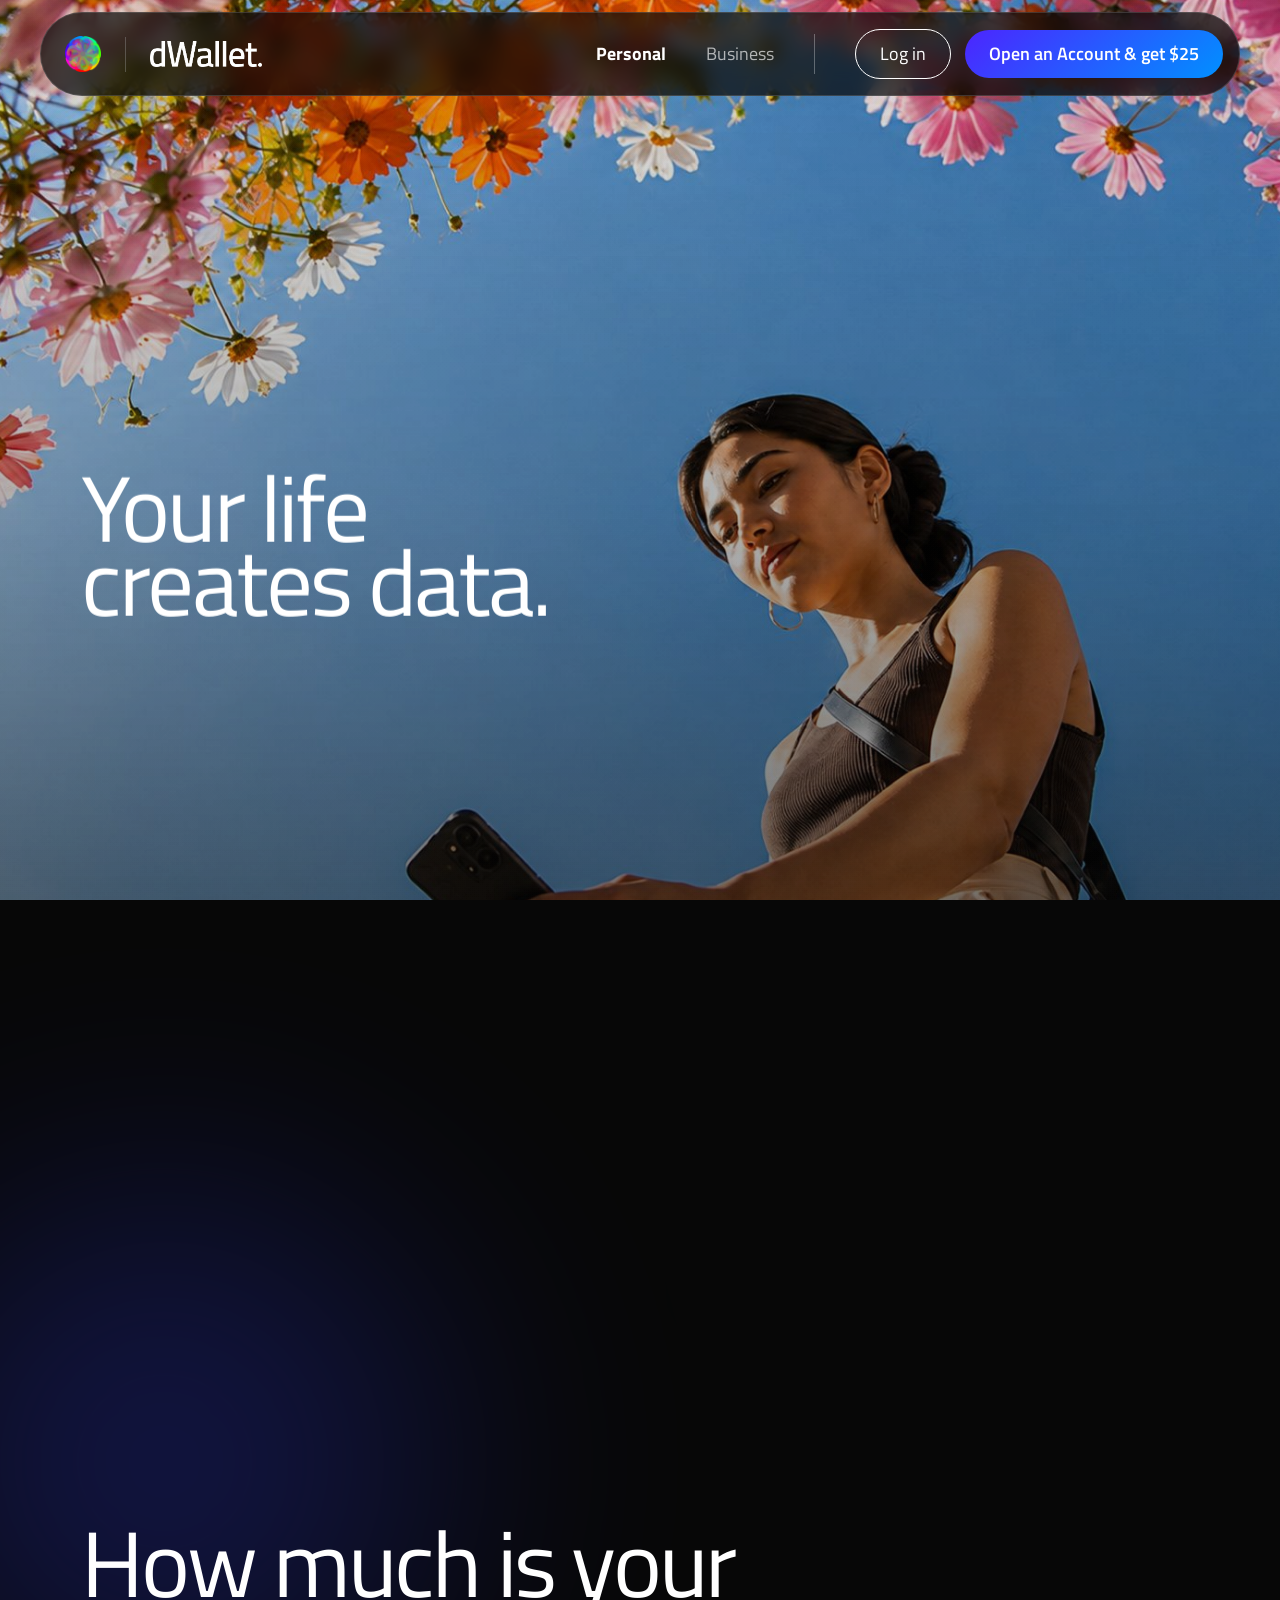
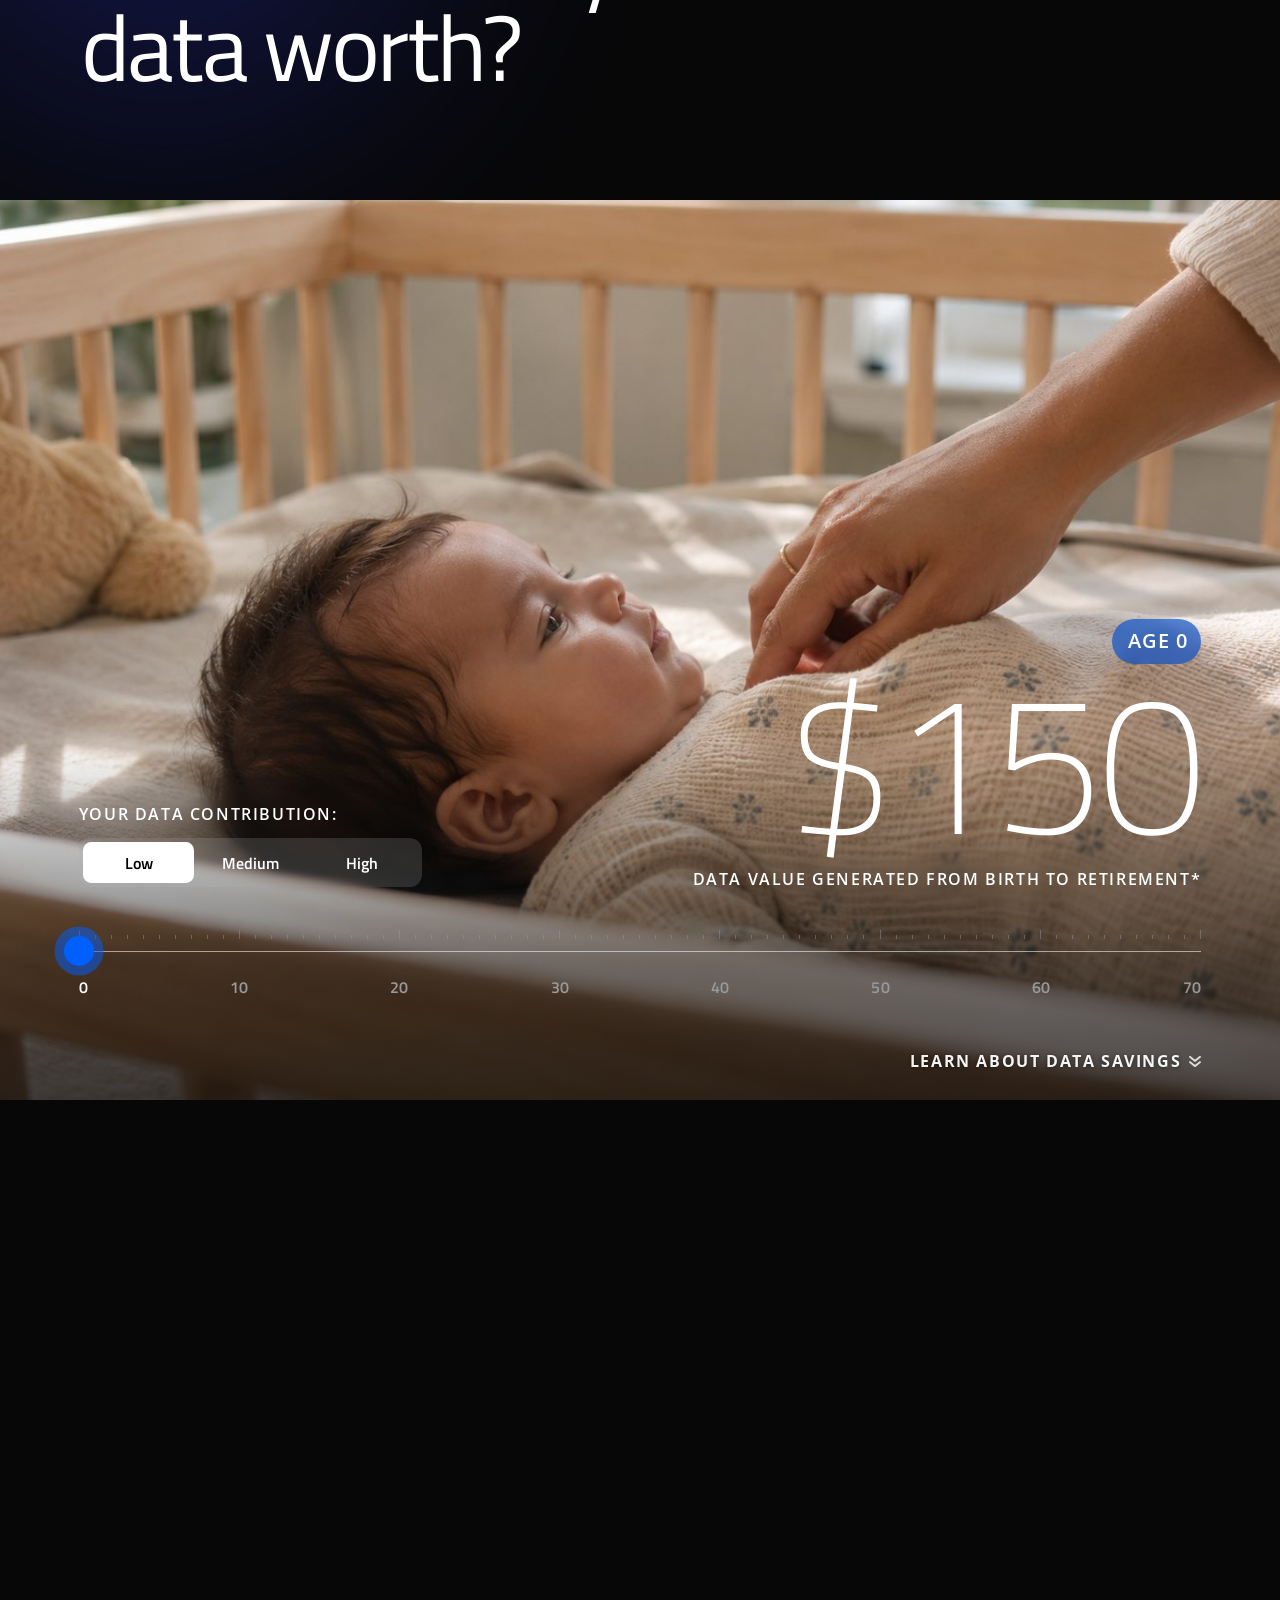
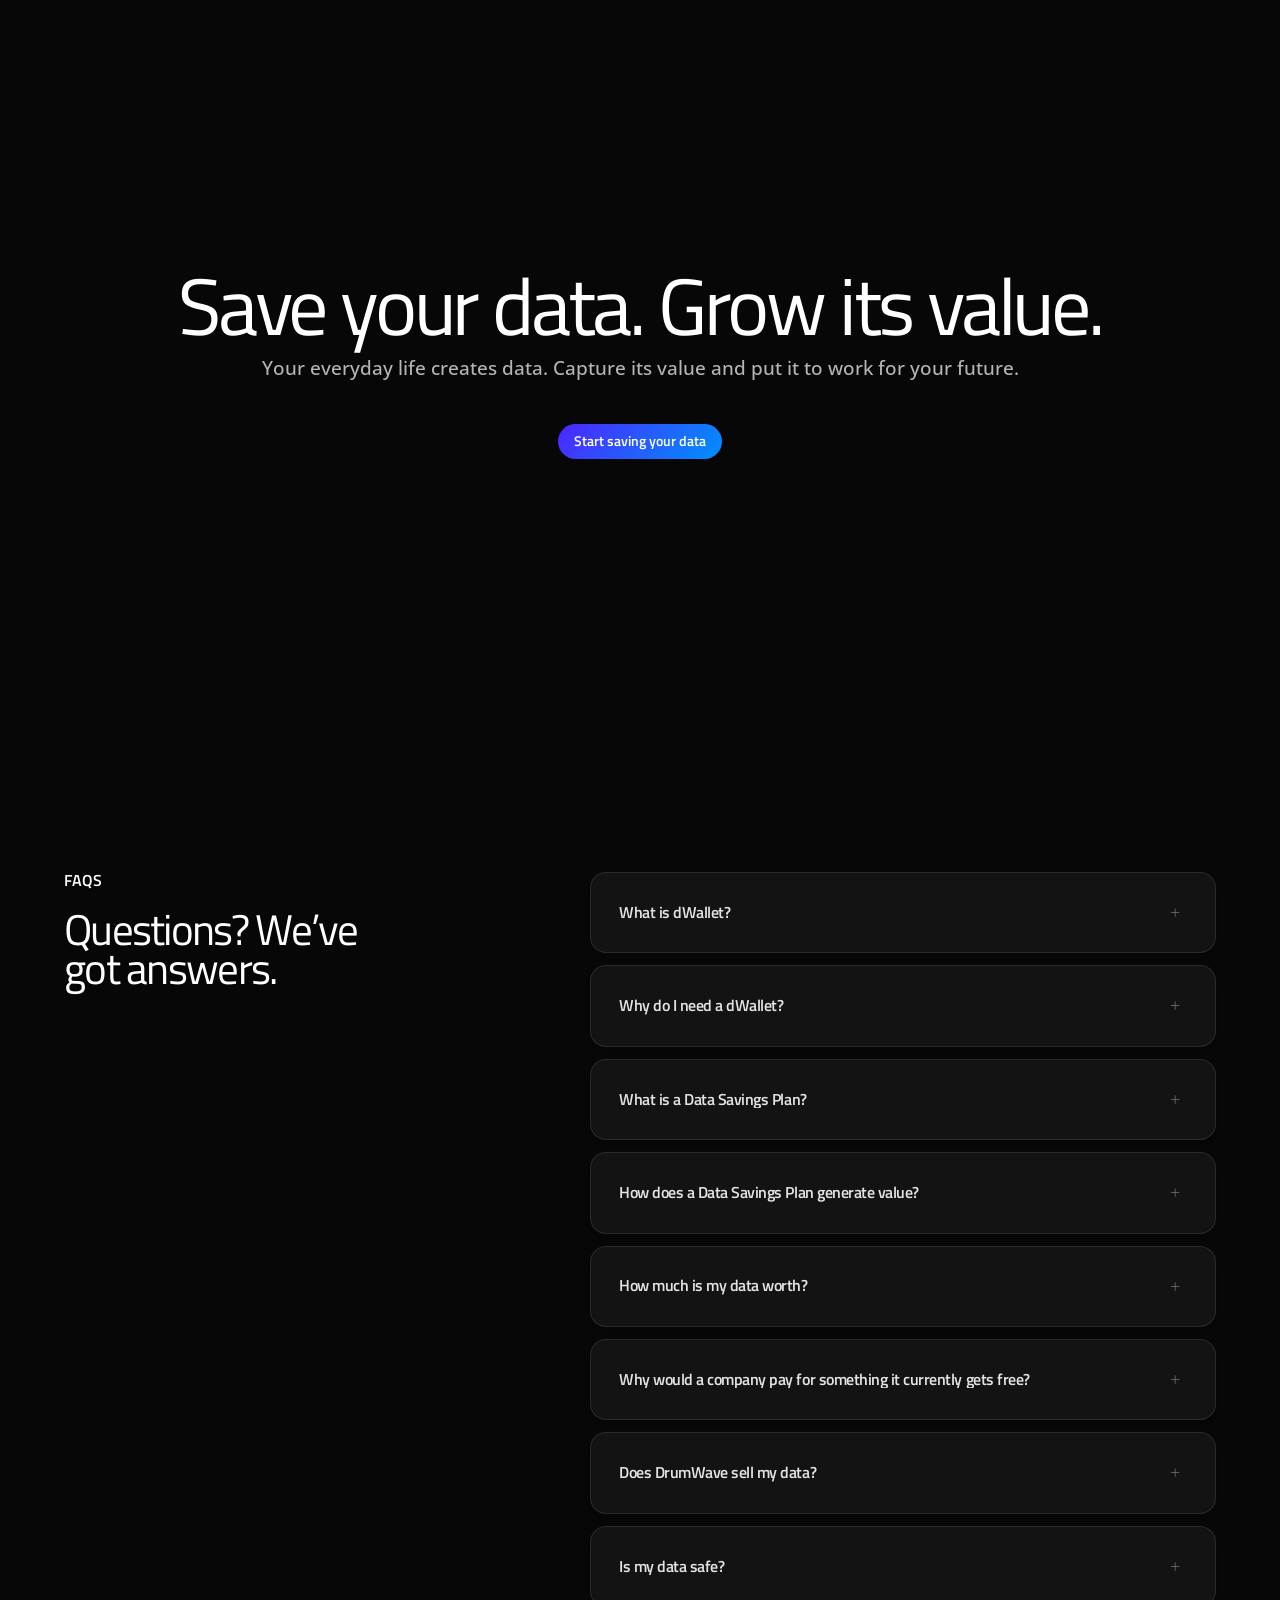
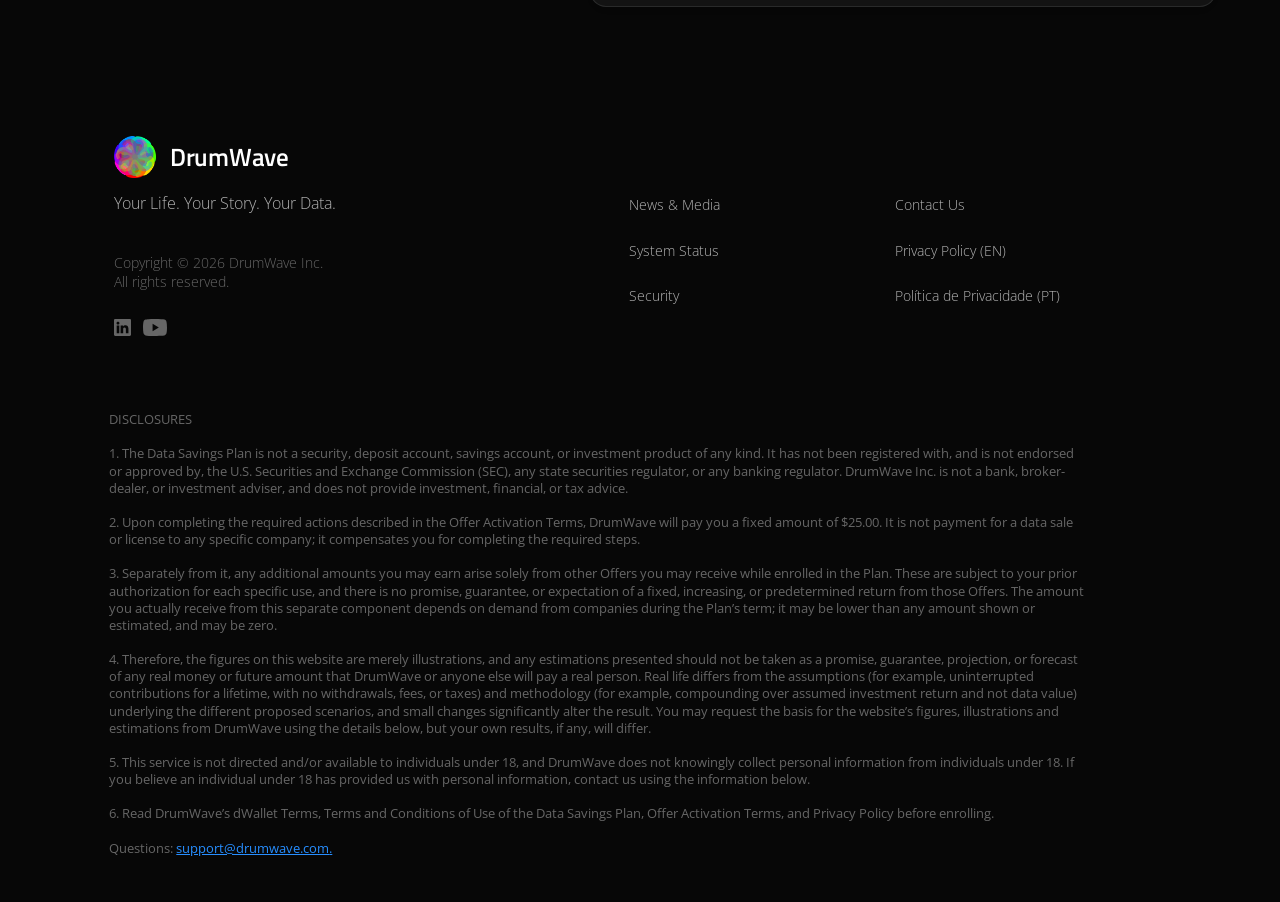
<file: index.html>
<!doctype html>
<html lang="en">
<head>
<meta charset="utf-8">
<meta name="viewport" content="width=device-width, initial-scale=1">
<title>DrumWave: Save your data. Grow its value.</title>
<meta name="description" content="DrumWave's dWallet lets you own, control, and grow the value of the personal data your life already creates — from your first steps to retirement. See how a Data Savings Plan works.">
<meta name="robots" content="index, follow">
<link rel="canonical" href="https://drumwave.com/">
<link rel="alternate" hreflang="en" href="https://drumwave.com/">
<link rel="alternate" hreflang="x-default" href="https://drumwave.com/">
<meta name="google-site-verification" content="Uno11EyNkLUE6XqBr32cJUTJdfERnW0rC3Rj4m_h0rY">

<meta property="og:type" content="website">
<meta property="og:site_name" content="DrumWave">
<meta property="og:title" content="dWallet: Save your data. Grow its value.">
<meta property="og:description" content="Your life creates data. DrumWave helps you own it, save it, and grow its value – from your first steps to retirement.">
<meta property="og:url" content="https://drumwave.com/">
<meta property="og:image" content="https://drumwave.com/assets/img/website_hero_image_1.jpg">
<meta property="og:image:width" content="1916">
<meta property="og:image:height" content="990">
<meta property="og:image:alt" content="A woman looking at her phone beneath a canopy of flowers against a blue sky">
<meta property="og:locale" content="en_US">
<meta name="twitter:card" content="summary_large_image">
<meta name="twitter:title" content="dWallet: Save your data. Grow its value.">
<meta name="twitter:description" content="Your life creates data. DrumWave helps you own it, save it, and grow its value – from your first steps to retirement.">
<meta name="twitter:image" content="https://drumwave.com/assets/img/website_hero_image_1.jpg">

<!-- CookieScript consent banner -->
<script type="text/javascript" src="assets/js/cookiescript.js"></script>
<link rel="stylesheet" href="assets/css/cookiescript-custom.css">
<script type="text/javascript" src="assets/js/analytics.js"></script>
<script type="application/ld+json">
{
  "@context": "https://schema.org",
  "@type": "Organization",
  "name": "DrumWave",
  "url": "https://drumwave.com",
  "logo": "https://drumwave.com/assets/img/logo.png",
  "sameAs": [
    "https://linkedin.com/company/drumwave",
    "https://www.youtube.com/@Drumwave"
  ]
}
</script>
<script type="application/ld+json">
{
  "@context": "https://schema.org",
  "@type": "WebSite",
  "name": "DrumWave",
  "url": "https://drumwave.com/"
}
</script>
<script type="application/ld+json">
{
  "@context": "https://schema.org",
  "@type": "BreadcrumbList",
  "itemListElement": [
    { "@type": "ListItem", "position": 1, "name": "Home", "item": "https://drumwave.com/" }
  ]
}
</script>
<script type="application/ld+json">
{
  "@context": "https://schema.org",
  "@type": "FAQPage",
  "mainEntity": [
    {
      "@type": "Question",
      "name": "What is dWallet?",
      "acceptedAnswer": {
        "@type": "Answer",
        "text": "A dWallet is a data wallet to help you manage the value of your data. It lets you own, save, exchange, invest, and benefit from the value of the data you generate every day. With a dWallet, you can request your data from the companies you interact with, apply for a Data Savings Plan, and use it for personal, professional, and financial reasons, all with a secure way to keep it protected and under your control."
      }
    },
    {
      "@type": "Question",
      "name": "Why do I need a dWallet?",
      "acceptedAnswer": {
        "@type": "Answer",
        "text": "The economy is becoming a data economy. Your dWallet gives you a place in it. Think about your money. You keep it in an account you control. You can save, move, invest, spend, or use your money to benefit yourself, your family, and the world around you. Your data should work the same way. Today, your data lives across the cloud, where companies control it and benefit from its value. A dWallet changes that. It puts the data you generate every day back in your hands, so you can own, save, control, and benefit from its value. Your money has a wallet. Now your data does too."
      }
    },
    {
      "@type": "Question",
      "name": "What is a Data Savings Plan?",
      "acceptedAnswer": {
        "@type": "Answer",
        "text": "A Data Savings Plan (DSP) is a data-backed financial instrument that builds data wealth, as traditional savings plans build wealth from money. With a DSP the data you generate and contribute is owned by you, and you can save, and benefit from the value it generates. The plan defines how data contributions are governed, how they may be used, and how value generated from them is tracked and allocated. Data is treated as a resource that can be saved and managed within a defined financial and governance structure. And in the DSP you set and control preferences so the plan operates under terms you define."
      }
    },
    {
      "@type": "Question",
      "name": "How does a Data Savings Plan generate value?",
      "acceptedAnswer": {
        "@type": "Answer",
        "text": "A Data Savings Plan (DSP) generates value by allocating your data contributions into monetization use cases, and companies pay to license data. Nothing is allocated without your approval. The value of your data has the potential to grow over time, so the more data you contribute and the earlier you start, the more value you will have. In your DSP, you set up an exit payment account, and the accumulated cash value can be transferred to that account. Alternatively, the DSP can be integrated with other solutions that align with your financial goals, such as investing in education, retirement, or paying down your loans."
      }
    },
    {
      "@type": "Question",
      "name": "How much is my data worth?",
      "acceptedAnswer": {
        "@type": "Answer",
        "text": "Your data has value. Companies already make money from it, but today, you don’t get a share. Data Savings is designed so that a portion of the value your data generates comes back to you. What you can earn depends on owning and saving your data: what you choose to contribute and what you are open to licensing. Value builds from the moment you start saving, so if you have zero data saved, your data is worth zero. Over time, your contributions increase and so does the number of use cases, so the value of your data tends to grow exponentially."
      }
    },
    {
      "@type": "Question",
      "name": "Why would a company pay for something it currently gets free?",
      "acceptedAnswer": {
        "@type": "Answer",
        "text": "Because it was never free – you paid for it. The phone, the data plan, the electricity, the time. Companies collect data at no cost to themselves because the cost sits with you. So the real question isn’t why a company would pay. It’s what it gets in return. On a DSP, the data you choose to contribute is combined with certified data from other participants, which makes all of it more valuable. Better data means higher revenue, lower operating costs, and less compliance risk. And it gives companies something free data never could: a direct, trusted relationship with the people behind the data. That trust comes from being transparent about what’s collected and from returning a share of the value to the person who created it."
      }
    },
    {
      "@type": "Question",
      "name": "Does DrumWave sell my data?",
      "acceptedAnswer": {
        "@type": "Answer",
        "text": "No. Your data stays where it already is. DrumWave never holds your data, only the value it generates, like a bank that holds your money but does not own it. Your Data Savings Plan holds Data Certificates that represent your data and its value. Nothing happens with them without your approval."
      }
    },
    {
      "@type": "Question",
      "name": "Is my data safe?",
      "acceptedAnswer": {
        "@type": "Answer",
        "text": "Yes. Your dWallet protects your data using robust industry-standard security protocols and encryption methods, ensuring to keep your data protected and under your control. Because your dWallet is non-custodial, you don’t hand control of your data to someone else. You decide what comes into your wallet, what goes out, and when your data is used. Your data stays yours. Protected like your money. Controlled by you."
      }
    }
  ]
}
</script>
<link rel="icon" type="image/png" sizes="32x32" href="assets/img/favicon-32x32.png">
<link rel="icon" type="image/png" sizes="16x16" href="assets/img/favicon-16x16.png">
<link rel="icon" href="assets/img/favicon.ico">
<link rel="apple-touch-icon" sizes="180x180" href="assets/img/apple-touch-icon.png">
<link rel="manifest" href="site.webmanifest">
<link rel="preconnect" href="https://fonts.googleapis.com">
<link rel="preconnect" href="https://fonts.gstatic.com" crossorigin>
<link href="https://fonts.googleapis.com/css2?family=Titillium+Web:wght@200;300;400;600;700&family=Open+Sans:wght@300;400;500;600;700&display=swap" rel="stylesheet">
<style>
:root{
  --ink:#070707;
  --bone:#F3F2EE;
  --cobalt:#1F5BFF;
  --mute:#8A8A86;
  --line:rgba(243,242,238,.14);
  --scrim:rgba(7,7,7,.42);
}
*{box-sizing:border-box;margin:0;padding:0}
html{background:var(--ink);color:var(--bone)}
body{
  /* set on body as well as html: a host stylesheet targeting body would
     otherwise beat what body inherits from html, and drop text to its color */
  background:var(--ink);
  color:var(--bone);
  font-family:'Open Sans',system-ui,-apple-system,sans-serif;
  font-size:16px;
  font-weight:300;
  -webkit-font-smoothing:antialiased;
  -moz-osx-font-smoothing:grayscale;
  overflow-x:hidden;
  line-height:1.3;
}
img{display:block;user-select:none;-webkit-user-drag:none}
a{color:inherit;text-decoration:none}
button{font:inherit;color:inherit;background:none;border:0;cursor:pointer}

/* type */
.mono{
  font-family:'Open Sans',system-ui,sans-serif;
  font-size:11px;
  letter-spacing:.14em;
  text-transform:uppercase;
  color:var(--mute);
  font-weight:400;
}
.display{
  font-family:'Titillium Web',system-ui,sans-serif;
  font-weight:300;
  letter-spacing:-.025em;
  line-height:.98;
}
.xl{font-size:clamp(3rem,9.6vw,11rem)}
.lg{font-size:clamp(2.3rem,6.8vw,7.6rem)}
.md{font-size:clamp(1.8rem,5.4vw,5.6rem)}
.ln{display:block;overflow:hidden;padding-bottom:.08em;margin-bottom:-.08em}
.ln>span{display:block;will-change:transform}
.cob{color:var(--cobalt)}

/* chrome */
/* Figma 3068-141400: 1058px pill, 24/16 padding, 100px radius, 70% ink under a
   10px blur, 1px hairline at 30% grey. Type is Titillium 18 throughout. */
.nav{
  position:fixed;top:12px;left:50%;transform:translateX(-50%);z-index:50;
  width:min(1200px,94vw);height:84px;padding:16px 16px 16px 24px;
  display:flex;align-items:center;gap:40px;
  border:1px solid rgba(139,139,139,.3);border-radius:100px;
  background:rgba(7,7,7,.7);backdrop-filter:blur(10px);-webkit-backdrop-filter:blur(10px);
  font-family:'Titillium Web',system-ui,sans-serif;font-size:18px;line-height:1;
}
.nav .logo{display:flex;align-items:center;gap:24px;margin-right:auto}
.nav .logo .mark{width:36px;height:36px;display:block;object-fit:contain;flex:none}
.nav .logo .rule{width:1px;height:35px;background:rgba(153,153,153,.4);flex:none}
.nav .logo .wordmark{display:block;height:26px;width:auto;flex:none}
.nav .links{display:flex;align-items:center;gap:40px}
.nav .links a{font-weight:400;color:rgba(255,255,255,.65);transition:color .25s,opacity .25s}
.nav .links a:hover{color:#fff}
.nav .links a.cur{font-weight:700;color:#fff;opacity:1}
.nav .sep{width:1px;height:40.5px;background:rgba(255,255,255,.3);flex:none}
.nav .ctas{display:flex;align-items:center;gap:14px}
.nav .pill{
  display:inline-flex;align-items:center;justify-content:center;white-space:nowrap;
  padding:12px 24px;border-radius:500px;border:.911px solid #fff;
  font-weight:400;line-height:24px;color:#fff;transition:background .25s,filter .25s;
}
.nav .pill:hover{background:rgba(243,242,238,.12)}
/* the CTA carries the brand gradient rather than a flat fill */
.nav .pill.p{border:none;border-radius:56px;font-weight:600;background:linear-gradient(138.73deg,#4B27FF 1.94%,#0091FF 100.59%)}
.nav .pill.p:hover{background:linear-gradient(138.73deg,#4B27FF 1.94%,#0091FF 100.59%);filter:brightness(1.12)}

/* MOBILE MENU OVERLAY & MODAL (Figma exact match 4222-21393) */
.nav-toggle{
  display:none;align-items:center;justify-content:center;
  width:42px;height:42px;
  color:#FFF;background:none;border:none;
  cursor:pointer;transition:opacity .2s;flex:none;margin-left:auto;
}
.nav-toggle:hover{opacity:.75}

.mobile-menu-overlay{
  position:fixed;inset:0;z-index:9999;
  background:rgba(0,0,0,0.65);backdrop-filter:blur(10px);-webkit-backdrop-filter:blur(10px);
  display:flex;justify-content:center;align-items:flex-start;
  padding:16px;opacity:0;pointer-events:none;transition:opacity .25s ease;
}
.mobile-menu-overlay.is-open{
  opacity:1;pointer-events:auto;
}
.mobile-menu-card{
  width:100%;max-width:380px;
  background:#0D0D0D;border:1px solid rgba(255,255,255,0.15);
  border-radius:28px;padding:24px 24px 28px;
  box-shadow:0 24px 48px rgba(0,0,0,0.8);
  transform:translateY(-12px) scale(0.96);transition:transform .25s cubic-bezier(0.16,1,0.3,1);
}
.mobile-menu-overlay.is-open .mobile-menu-card{
  transform:translateY(0) scale(1);
}
.mobile-menu-head{
  display:flex;align-items:center;justify-content:space-between;
  margin-bottom:28px;padding-bottom:16px;border-bottom:1px solid rgba(255,255,255,0.08);
}
.mobile-menu-head .logo{display:flex;align-items:center;gap:14px}
.mobile-menu-head .logo .mark{width:28px;height:28px;object-fit:contain}
.mobile-menu-head .logo .rule{width:1px;height:24px;background:rgba(153,153,153,.4)}
.mobile-menu-head .logo .wordmark{height:16px;width:auto}
.mobile-menu-close{
  width:36px;height:36px;display:flex;align-items:center;justify-content:center;
  color:rgba(255,255,255,0.8);background:none;
  border:none;cursor:pointer;
  transition:color .2s;
}
.mobile-menu-close:hover{color:#FFF}
.mobile-menu-links{display:flex;flex-direction:column;gap:18px;margin-bottom:28px}
.mobile-menu-links a{
  font-family:'Titillium Web',system-ui,sans-serif;font-size:20px;font-weight:400;
  color:rgba(255,255,255,0.85);transition:color .2s;
}
.mobile-menu-links a.cur{font-weight:700;color:#FFF}
.mobile-menu-links a:hover{color:#FFF}
.mobile-menu-actions{display:flex;flex-direction:column;gap:12px}
.mobile-menu-actions .btn-login{
  display:flex;align-items:center;justify-content:center;
  width:100%;height:48px;border-radius:100px;border:1px solid #FFFFFF;
  font-family:'Titillium Web',sans-serif;font-size:16px;font-weight:400;color:#FFFFFF;
  transition:background .2s;
}
.mobile-menu-actions .btn-login:hover{background:rgba(255,255,255,0.12)}
.mobile-menu-actions .btn-account{
  display:flex;align-items:center;justify-content:center;
  width:100%;height:50px;border-radius:100px;border:none;
  background:linear-gradient(138.73deg,#4B27FF 1.94%,#0091FF 100.59%);
  font-family:'Titillium Web',sans-serif;font-size:16px;font-weight:600;color:#FFFFFF;
  transition:filter .2s;
}
.mobile-menu-actions .btn-account:hover{filter:brightness(1.12)}

@media (max-width:900px){
  /* ── MOBILE NAVIGATION HEADER PILL (Figma match) ── */
  .nav {
    gap: 0 !important;
    height: 52px !important;
    padding: 0 12px 0 16px !important;
    width: calc(100vw - 32px) !important;
    max-width: 420px !important;
    top: 14px !important;
    left: 50% !important;
    transform: translateX(-50%) !important;
    display: flex !important;
    align-items: center !important;
    justify-content: space-between !important;
    box-sizing: border-box !important;
    border-radius: 500px !important;
  }
  .nav .logo {
    display: flex !important;
    align-items: center !important;
    gap: 12px !important;
    margin-right: auto !important;
  }
  .nav .logo .mark {
    display: block !important;
    width: 28px !important;
    height: 28px !important;
    flex: none !important;
  }
  .nav .logo .rule {
    display: block !important;
    width: 1px !important;
    height: 18px !important;
    background: rgba(255,255,255,0.3) !important;
    flex: none !important;
  }
  .nav .logo .wordmark {
    display: block !important;
    height: 16px !important;
    width: auto !important;
    flex: none !important;
  }
  .nav .links, .nav .sep, .nav .ctas {
    display: none !important;
  }
  .nav-toggle {
    display: flex !important;
    align-items: center !important;
    justify-content: center !important;
    width: 36px !important;
    height: 36px !important;
    padding: 0 !important;
    margin-left: auto !important;
    color: rgba(255,255,255,0.8) !important;
    background: transparent !important;
    border: none !important;
    border-radius: 0 !important;
    box-shadow: none !important;
    flex: none !important;
    cursor: pointer !important;
  }
}

/* scenes */
.act{position:relative;height:100vh;height:100svh;overflow:hidden;background:var(--ink)}
/* isolation:isolate on the run's own pin and on the section right after it: the same
   ghosting #solution's own isolation:isolate note describes — the previous section's
   content still painted behind the newly-pinned fixed layer, showing through for a
   frame or two during the handoff — was seen at the #act1 -> #worth boundary too. */
#act1,#worth{isolation:isolate}
.act-layer{position:absolute;inset:0;overflow:hidden}
.frame{position:absolute;inset:0;opacity:0;will-change:opacity,transform}
.frame img{width:100%;height:100%;object-fit:cover}
#act1 > .frame::after,#act2 .frame::after{content:none}
.photo-veil{position:absolute;inset:0;pointer-events:none;background:linear-gradient(180deg,rgba(7,7,7,.06) 0%,rgba(7,7,7,.17) 55%,rgba(7,7,7,.40) 100%)}
#act2 .photo-veil{background:linear-gradient(180deg,rgba(7,7,7,.03),rgba(7,7,7,.26))}
.frame::after{content:"";position:absolute;inset:0;background:linear-gradient(180deg,rgba(7,7,7,.12) 0%,rgba(7,7,7,.28) 55%,rgba(7,7,7,.62) 100%)}
.frame.on{opacity:1}
.pad{position:absolute;left:5vw;right:5vw}

/* ACT 1 */
/* sept-3, Figma 3406-5989: its own photograph for the baby frame, cropped the way that
   node crops it. The source is 3:2, so cover fits it by width and leaves 200px of
   vertical overflow in a 16:9 box; the node's y of -105 is 52.5% of that, not the 50%
   cover would centre on. Five pixels, but it is the difference the node asks for. */
#act2 .frame-baby img{object-position:50% 52.5%}
/* Type comes straight off the design: Titillium 400 at 140/112px with -4.2px of
   tracking. Placement does not — asked for: sit exactly where "Every tap. Every step."
   sits, so the two statements read as one voice in one place rather than as two blocks
   the eye has to travel between. So this is top-anchored on .run-say's 51.67vh (558 of
   1080) instead of the 12.78vh up from the bottom the node draws it at.
   The 6.3vw left was already shared. The one number that is not simply copied is the
   nudge below: the two blocks set different line-heights, .8 here against .9 there, and
   a line box shorter than its own text overflows symmetrically — so at equal box tops
   this headline's glyphs would ride 0.05em, about 7px at 140, above the other's. The
   .025em pushes them back down onto it. */
/* z-index 6, the same as .run-say. Without it this headline paints below #act2, which
   comes after it in the DOM with an automatic z-index — and #act2's own scrim is at full
   opacity from the start, so "Your life creates data" was reading through an extra layer
   of it that none of the other copy had over it. */
#act1 .hero-h{z-index:6;
  position:absolute;left:6.3vw;top:calc(51.67vh + .05em);bottom:auto;max-width:92vw;color:#fff;
  /* 7.29vw is 140/1920, so the cap is reached at exactly the frame it was drawn on.
     The floor stays at the 3rem it has always been: the spec is for the wide screen,
     and letting it set the phone's size too would have shrunk the headline there
     from 48px to 35px, which is not what was asked for. */
  font-size:clamp(3rem,7.29vw,8.75rem);
  font-weight:400;line-height:.8;letter-spacing:-.03em;
}
/* SEPT-3 ONLY. Figma 3406-5930 and 3406-5968 give the run a second block of copy:
   the tap frame carries "Every tap. Every step." and the delivery frame finishes the
   sentence. Top-anchored at 558/1080, on the 6.3vw left and 1310/1920 measure the
   every-tap screen already uses, so the two read as the same voice. */
/* One origin for all three statements.
   Node 3406-5908 stacks "Own and save your data. Grow its value." in slots two and
   three of a three-line box, the first slot holding the previous statement at zero
   alpha — which made the two statements END level rather than start level, and this
   rule reproduced that with a one-line offset. Asked for instead: the same placement
   as "Every tap. Every step." and "Your life creates data", so all three begin on the
   same line. The hero is matched onto this origin too (see #act1 .hero-h), so the
   three sentences occupy one place on screen and the eye never travels between them.
   Only one is ever visible: A clears out over .25 before B starts, so stacking the two
   on one origin costs no overlap. */
#act1 .run-say .say{position:absolute;left:0;top:0;width:100%}
/* Hidden until the timeline has pushed these lines behind their masks.
   The masked start state (SAY_OUT) only exists in JS, so between first paint and GSAP
   running the browser drew both statements where they rest. That never showed while the
   three statements sat in three different places; now that they share one origin they
   landed exactly on top of each other and on the hero — the pile of type at the top of
   the page.
   visibility, NOT a transform. Setting translateY(150%) here looked like the tidier
   fix and silently broke both entrances: GSAP folds an existing CSS transform into its
   own baseline, so yPercent stacked on top of it and the statements arrived at 257.6px
   instead of 0 — that is, never arrived at all. Measured before it went anywhere.
   The reveal is one line of JS beside the set that establishes the state, so the two
   cannot drift apart. */
#act1 .run-say{visibility:hidden}
/* 400, not the 300 .display carries: the node draws this copy at the same weight as
   the headline. Everything else here was already on the node's numbers — 121/1920
   left, 558/1080 top, 140px on 126, -4.2px of tracking. The width is the one figure
   that is not this node's: 1407/1920 is the family tail's measure, the widest of the
   set, and it only has to be wide enough that no line wraps — the box hugs its text,
   so this node's 1310 is the width of the line itself, not a constraint on it. */
#act1 .run-say{position:absolute;left:6.3vw;top:51.67vh;width:73.28vw;z-index:6;
  font-size:clamp(2.2rem,7.29vw,8.75rem);font-weight:400;
  line-height:.9;letter-spacing:-.03em;color:#fff}
/* mobile-only line breaks for #sayA, see .say-phone in the 760px block below */
#act1 .say-phone{display:none}


/* ACT 2 */
#act2 .frame::after{background:linear-gradient(180deg,rgba(7,7,7,.05),rgba(7,7,7,.4))}
/* Figma 3157-67721 gives the charging frame a flat scrim; the shared layer already
   carries the bottom, so this only lifts the top back to that level */
#act2 .frame[data-i="5"]::after{content:"";position:absolute;inset:0;background:linear-gradient(180deg,rgba(7,7,7,.26) 0%,rgba(7,7,7,0) 62%)}
/* Figma 3157-67710: right edge 1801/1920, top 521/1080, 140px, -4.2 tracking */
/* Figma 3157-67631: 1148px circle centred at 1362,1125 on a 1920x1080 frame */
/* placements measured off the three reference frames: Every high-left, Single
   right and lower, Day indented near the bottom — and set smaller than the hero */
#act2 .line-veil{position:absolute;inset:0;background:var(--ink);opacity:0}

/* ACT 3 */
/* Figma 3198-49275: flat #101010, copy at left 121/1920, baseline 936/1080,
   140px on a 1214px measure, -4.2 tracking */
/* its own section rather than a layer inside act 1, so it is opaque: the reader
   scrolls onto a finished screen and the copy arrives on it */
/* Figma 3350-13850 is where this screen starts: flat #101010 with one soft glow off
   the top-right corner. A #2731B6 disc of r571 at .32 under a 200 blur — drawn rather
   than shipped as SVG, since the source is a plain blurred circle. Its frame says
   left -457, but the node carries a rotate-180 + scale-y-100 pair, which is a
   horizontal mirror: the disc actually sits at 1235, centred at 94%/10.5% of the
   frame, which is where measuring the render's blueness puts it. */
/* Figma 3361-82758: the question screen falls back to that same #101010, but the
   glow moves — smaller, and down to the lower left. Same mirror to undo: its frame
   says left 1254, which puts the disc at -173 once flipped, centred at 12.8%/70% of
   the frame, and that is where the render's blue actually sits. */
#worth .time-glow-q{position:absolute;left:-9.01vw;top:31.30vh;width:43.70vw;aspect-ratio:1;border-radius:50%;background:#2731B6;opacity:0;filter:blur(10.42vw);pointer-events:none}
/* Figma 3347-82746: the photograph then fades up over that — 1945x1459 from the
   frame's origin, under a 35% black wash. It starts at nothing; see PHOTO_IN. */
/* Figma 3214-2823: same panel and same measure, copy top-anchored at 569/1080 */
/* 400, not the 300 .display carries — the same weight the hero and the run's copy were
   given, so the three big statements on the page match. */
#worth .worth{position:absolute;left:6.3vw;bottom:12.31vh;text-align:left;width:57.92vw;z-index:6;
  font-size:clamp(2.2rem,7.29vw,8.75rem);font-weight:400;line-height:.9;letter-spacing:-.03em;color:#fff}
#worth .worth-phone{display:none}

/* AGE SCENES (Age 0, Age 3, ...) */
.age-scene .frames{position:absolute;inset:0}
.age-scene .frame::after{background:linear-gradient(180deg,rgba(7,7,7,0) 60%,rgba(7,7,7,.55) 85%,rgba(7,7,7,.7) 100%)}
/* In flow now, inside .age-readout, at BOTH sizes — the figure is measured
   from its neighbours rather than from the screen. */
.age-scene .num-wrap{pointer-events:none}
.age-scene .num-wrap .lab{display:none}
.age-scene .bignum{color:#fff;font-weight:200;font-size:min(15.625vw,300px);letter-spacing:-.03em;line-height:.99;font-variant-numeric:tabular-nums}
/* The top-right age readout is retired on the wide frame — the pill over the
   figure carries it instead. The elements stay because renderAge still writes
   them; nothing draws them there. */
.age-scene .stage-tag{display:none}
/* AGE PICKER — a caption, a tick ruler over a hairline, then the milestone
   row, at two sizes. Only the sizes and the phone's extras differ. */
.age-scene .ctl{user-select:none}
/* the drag hint pair is the phone's alone */
.age-scene .ctl .hint{display:none;justify-content:space-between;margin-bottom:14px}
.age-scene .ctl .hint b{font-weight:500;color:var(--bone)}
.age-scene .ctl-cap{margin:0 0 32px;font-family:'Open Sans',sans-serif;font-weight:600;font-size:16px;
  line-height:1.06;letter-spacing:.1em;text-transform:uppercase;color:#bababa}
.age-scene .ctl-cap br{display:none}
/* The ruler is 18px of the track (5px ticks, 12px gap, hairline) but the
   track stays 44 so it is still a real touch target. */
.age-scene .track{position:relative;height:44px;margin-bottom:-26px;cursor:grab;touch-action:pan-y}
.age-scene .track:active{cursor:grabbing}
.age-scene .track .rail{position:absolute;left:0;right:0;top:17px;bottom:auto;height:1px;background:#999;transform:none}
.age-scene .track .fill{position:absolute;left:0;top:17px;bottom:auto;height:1px;
  background:var(--cobalt);transform:none;width:0}
.age-scene .track .handle{position:absolute;top:17px;left:0;width:18px;height:18px;border-radius:50%;
  background:var(--cobalt);transform:translate(-50%,-50%);opacity:1;
  box-shadow:0 0 0 6px rgba(31,59,255,.18)}
.age-scene .track .ticks{position:absolute;left:0;right:0;top:0;bottom:auto;transform:none;
  display:flex;justify-content:space-between;align-items:flex-start;pointer-events:none}
.age-scene .track .ticks i{display:block;width:1px;height:5px;background:#999;opacity:1;transform:none}
.age-scene .track .ticks i.hit{background:#fff}
/* the pill riding the dot — off everywhere except the phone block below */
.age-scene .age-pin{display:none}
.age-scene .ctl .ages{position:relative;display:flex;justify-content:space-between;margin-top:16px;height:16px}
.age-scene .ctl .ages span{position:absolute;transform:translateX(-50%);
  font-family:'Titillium Web',sans-serif;font-weight:600;font-size:16px;line-height:.99;
  letter-spacing:.01em;text-transform:none;color:#999;transition:color .3s}
.age-scene .ctl .ages span.cur{color:#fff}
.age-scene .ctl .ages span:first-child{transform:none;letter-spacing:-.03em}
.age-scene .ctl .ages span:last-child{transform:translateX(-100%)}

/* skip past the age-scrub pin without dragging through all 70 years */
.age-scene .age-skip{position:absolute;right:4.53vw;bottom:1.94vh;z-index:8;
  display:flex;align-items:center;gap:8px;background:none;border:0;padding:0;cursor:pointer;
  color:#fff;font-family:'Open Sans',sans-serif;font-weight:700;font-size:16px;
  letter-spacing:.1em;text-transform:uppercase;opacity:.95;
  text-shadow:0 1px 4px rgba(0,0,0,.55);transition:opacity .25s}
.age-scene .age-skip-label{font-size:inherit;font-weight:inherit;color:inherit;
  letter-spacing:inherit}
.age-scene .age-skip:hover{opacity:1}
.age-scene .age-skip-arrow{display:block;width:12px;height:11px;transform:rotate(180deg)}

/* ---- THE PIECES BOTH FRAMES SHARE ----
   The picker, the pill and the figure are the same components in the same
   order; the wide frame sets the picker beside the readout and the phone
   sets it above. .age-cap is the exception — the caption belongs under the
   figure on the wide frame and at the head of the ruler on the phone. */
.age-scene .age-lower{position:absolute;z-index:7;user-select:none}
.age-scene .age-contrib{display:flex;flex-direction:column;gap:16px}
.age-scene .age-contrib-cap{margin:0;font-family:'Open Sans',sans-serif;font-weight:600;
  line-height:.99;letter-spacing:.1em;text-transform:uppercase;color:#fff}
/* LOW / MEDIUM / HIGH — a pale wash with a real blur behind it */
.age-scene .age-tabs{display:flex;height:49px;padding:4.065px;border-radius:12.196px;
  background:rgba(181,181,181,.2);
  -webkit-backdrop-filter:blur(2.96px);backdrop-filter:blur(2.96px)}
.age-scene .age-tab{flex:1 1 0;min-width:0;display:flex;align-items:center;justify-content:center;
  border:1.016px solid transparent;border-radius:8.13px;background:none;cursor:pointer;
  font-family:'Titillium Web',sans-serif;font-weight:600;font-size:16.261px;line-height:1.5;
  color:#fff;transition:background .25s,color .25s,border-color .25s}
.age-scene .age-tab.is-on{background:#fff;border-color:rgba(255,255,255,.04);color:#000}
.age-scene .age-tab:focus-visible{outline:2px solid #fff;outline-offset:2px}
.age-scene .age-readout{display:flex;flex-direction:column;min-width:0}
.age-scene .age-badge{--pill-inset:17.8px;
  margin:0;border-radius:100px;background:rgba(0,76,204,.72);
  padding:calc(var(--pill-inset) - .146em) calc(var(--pill-inset) - .103em)
          calc(var(--pill-inset) - .110em) var(--pill-inset);
  -webkit-backdrop-filter:blur(2.96px);backdrop-filter:blur(2.96px);
  font-family:'Open Sans',sans-serif;font-weight:600;line-height:.99;
  text-transform:uppercase;color:#fff;white-space:nowrap}
.age-scene .age-cap{display:none}
/* THE HIGH SCENARIO'S DISCLAIMER — shown only when the picker is on High */
.age-scene .age-note{display:none;margin:0;font-family:'Open Sans',sans-serif;
  font-weight:400;line-height:1.45;color:#9a9a9a;text-align:left}
.age-scene.tier-high .age-note{display:block}

/* A haze behind the captions, not a bar — the picker and the pill have their
   own frosted surfaces, and the figure is big enough to carry itself. */
.age-scene .age-contrib-cap,.age-scene .ctl-cap,.age-scene .age-cap{position:relative}
.age-scene .age-contrib-cap::before,
.age-scene .ctl-cap::before,
.age-scene .age-cap::before{
  content:"";position:absolute;inset:-30px -46px;z-index:-1;pointer-events:none;
  -webkit-backdrop-filter:blur(10px);backdrop-filter:blur(10px);
  -webkit-mask-image:radial-gradient(ellipse 74% 68% at 50% 50%,#000 0%,rgba(0,0,0,.82) 24%,rgba(0,0,0,.5) 44%,rgba(0,0,0,.22) 66%,rgba(0,0,0,.07) 82%,transparent 96%);
          mask-image:radial-gradient(ellipse 74% 68% at 50% 50%,#000 0%,rgba(0,0,0,.82) 24%,rgba(0,0,0,.5) 44%,rgba(0,0,0,.22) 66%,rgba(0,0,0,.07) 82%,transparent 96%)}

/* ============ AGE PICKER, WIDE FRAME ============
   A contribution picker on the left, the age in a pill over the figure on
   the right, and a ruler beneath both whose own ticks carry the progress.
   The phone is untouched by all of this: every rule here is inside
   min-width 761, and the 760 block that follows is unchanged. */
@media (min-width:761px){
  .age-scene{--age-gut:min(6.15vw,118px);--age-blue:#0060FF;
    --age-block-bottom:clamp(64px,11.57vh,125px)}

  .age-scene .age-lower{left:var(--age-gut);right:var(--age-gut);
    bottom:var(--age-block-bottom)}
  /* HIGH IS TWO GLYPHS LONGER THAN EVERY OTHER SCENARIO — only High needs
     the smaller size. */
  .age-scene.tier-high .bignum{font-size:min(20vw - 94px, 300px)}

  .age-scene .age-row{display:flex;align-items:flex-end;justify-content:space-between;
    gap:40px;margin-bottom:clamp(28px,4.72vh,51px)}

  /* --- left: the contribution picker --- */
  .age-scene .age-contrib{flex:0 0 auto}
  .age-scene .age-contrib-cap{font-size:16px}
  .age-scene .age-tabs{width:343px;max-width:100%}
  /* :not(.is-on), behind a real-hover query: excluding the selected chip
     stops white painting on white when the cursor sits over the just-picked
     tab, and a device with no pointer to hover with should not run hover
     styles at all. */
  @media (hover:hover) and (pointer:fine){
    .age-scene .age-tab:not(.is-on):hover{background:rgba(255,255,255,.12)}
  }

  /* --- right: the pill, the figure, the caption --- */
  .age-scene .age-readout{align-items:flex-end;text-align:right}
  .age-scene .age-badge{display:block;margin-bottom:0;font-size:24px;letter-spacing:.05em;
    --pill-inset:19.1px;background:rgba(0,76,204,.64)}
  .age-scene .age-cap{display:block;margin:12px 0 0;font-family:'Open Sans',sans-serif;
    font-weight:600;font-size:16px;line-height:.99;letter-spacing:.1em;
    text-transform:uppercase;color:#fff;text-align:right}
  .age-scene .ctl-cap{display:none}

  /* --- the ruler --- */
  .age-scene .track{height:22px;margin-bottom:0;z-index:2}
  .age-scene .track::before{content:"";position:absolute;left:0;right:0;top:-11px;bottom:-11px}
  .age-scene .track .ticks{top:0;height:9px;align-items:flex-end;right:0}
  /* one tick a year, 71 of them, every tenth full height so the majors land
     exactly under 0, 10, 20 ... 70 in the row below */
  .age-scene .track .ticks i{height:4px;background:#999;opacity:.45}
  .age-scene .track .ticks i:nth-child(10n+1){height:9px}
  .age-scene .track .ticks i.hit{background:#fff;opacity:.75}
  .age-scene .track .rail{top:21px;background:#fff;opacity:.55}
  .age-scene .track .fill{display:none}
  .age-scene .track .handle{top:21px;width:30px;height:30px;
    background:var(--age-blue);box-shadow:0 0 0 9.5px rgba(0,96,255,.5)}
  .age-scene .ctl .ages{margin-top:28px}
  .age-scene .ctl .ages span{font-size:16px;letter-spacing:.01em;color:#999}
  .age-scene .ctl .ages span.cur{color:#fff}

  .age-scene .age-skip{bottom:calc(clamp(20px,3.9vh,42px) - 7px);right:var(--age-gut)}

  .age-scene .age-note{position:absolute;left:0;right:0;font-size:13px;
    bottom:calc(-1 * (var(--age-block-bottom) - clamp(20px,3.9vh,42px) - 26px))}
}

/* Below 1076 the High disclaimer never fits on one line, so the block has to
   sit higher to leave it room without crowding the decade labels. */
@media (min-width:761px) and (max-width:1075px){
  .age-scene{
    --age-block-bottom:max(clamp(64px,11.57vh,125px), calc(76px + clamp(20px,3.9vh,42px)))}
}

/* The figure's width is its content's — below about 1500 of window the
   widest High figure meets the picker coming the other way, so it steps
   down rather than letting the row collide. */
@media (min-width:761px) and (max-width:1500px){
  .age-scene .bignum{font-size:min(15.6vw, 24vw - 110px, 264px)}
  .age-scene.tier-high .bignum{font-size:min(20vw - 94px, 264px)}
  .age-scene .age-badge{font-size:20px;--pill-inset:15.6px}
  .age-scene .age-cap{margin-top:12px}
}
@media (min-width:761px) and (max-width:1120px){
  .age-scene .bignum{font-size:min(13.8vw, 24vw - 92px, 180px)}
  .age-scene.tier-high .bignum{font-size:min(20vw - 78px, 180px)}
  .age-scene .age-tabs{width:280px}
  .age-scene .age-badge{font-size:16px;letter-spacing:.04em;--pill-inset:13.05px}
  .age-scene .age-cap{margin-top:12px}
  .age-scene .age-contrib-cap,.age-scene .age-cap{font-size:13px}
}

/* ACT 6 : THE SOLUTION — fades up on black at the end of the #ages pin */
.solution-preview{position:absolute;inset:0;z-index:9;pointer-events:none}
.solution-preview .sol-state{position:absolute;left:5.83vw;max-width:49vw;z-index:2}
/* Figma 3260-117245: the copy block is vertically centred on the frame and 849px
   wide on a 1920 measure, with the body 37px under the headline */
.solution-preview #solStateA{top:50%;transform:translateY(-50%);width:44.22vw;max-width:none}
/* State B's own node: 115 in from the left, 333 down, and 390 under a block that is
   three 118.8 lines — 333+357+390 is the 1080 frame. So it is deliberately NOT
   centred the way state A is; it sits 29px above centre, and the 3px of left is
   its own too. Both states are drawn on their own frame, and the words differ
   across the change, so neither offset reads as a jump. */
.solution-preview #solStateB{left:5.99vw;top:30.8vh}
.solution-preview .sol-headline{font-family:'Titillium Web',sans-serif;font-weight:400;font-size:clamp(2.2rem,6.25vw,7.5rem);line-height:.99;letter-spacing:-.03em;color:#E3E3E3}
/* The descender of the g in "Introducing" and "Savings" was being cut off.
   Titillium's font box is 124px where line-height .99 gives an 81px line box, so the
   glyphs overhang their own line by 21.5px at the bottom — and .ln masks at the padding
   edge, which the shared rule opens by only .08em (6.5px). Measured spill past the
   clip: 14.97px. .27em is 22.1px, which clears the ink with a little to spare.
   Scoped here rather than raised on .ln, because that rule masks every reveal on the
   page and its bottom edge is doing real work in each of them.
   The negative margin matches the padding, as the shared rule does, so the block
   occupies exactly the height it did — this changes what is clipped, not the layout.
   The cost is that this same edge hides the queued state, so SOL_OUT below has to grow
   with it. */
.solution-preview .sol-headline .ln{padding-bottom:.27em;margin-bottom:-.27em}
.solution-preview .sol-blue{color:#278EFF}
/* 28px. Node 3260:117251 gives this paragraph 84px across two lines, which is 42 a
   line — 28px on 1.5 leading, where it had been 20. */
.solution-preview .sol-body{margin-top:1.93vw;max-width:none;font-family:'Open Sans',sans-serif;font-weight:400;font-size:clamp(1rem,1.458vw,1.75rem);line-height:1.5;color:#fff;opacity:0}
.solution-preview .sol-cta{position:absolute;left:5.75vw;top:75.5vh;z-index:2;pointer-events:auto;display:inline-flex;align-items:center;padding:12px 24px;border-radius:100px;background:#fff;color:#090908;font-family:'Titillium Web',sans-serif;font-weight:600;font-size:clamp(.85rem,.94vw,1.125rem);line-height:1;opacity:0;transition:background .25s}
.solution-preview .sol-cta:hover{background:#E3E3E3}
/* THE DSP CARD — Figma 3260-117245, measured off the 1920x1080 frame.
   Built the way the design builds it: a photo bled past the clip, two blurred
   colour casts over it, and the branding set on top — not one flat export, which
   is why the old artwork could not carry the balance, the name or the number.
   .sol-card is the positioning wrapper so the light spill can sit outside the
   card's own clip and still travel with it.
   31.11vh, not the 34.44vh of the node: the card used to ease up 3.33vh between the
   introducing framing and the open-an-account framing, so the same card sat at two
   different heights depending on which one you were looking at. Asked for: one x and
   one y on both. 34.44 - 3.33 is 31.11, which keeps open-an-account exactly where it
   already was and brings introducing up onto it, rather than moving the framing that
   was right. The rise tween is gone with it — see the note where it used to be. */
.solution-preview .sol-card{position:absolute;left:58.59vw;top:31.11vh;width:32.14vw;aspect-ratio:617/386.076;opacity:0;container-type:inline-size}
/* the spill of light the card throws onto the page beneath it */
.solution-preview .sol-card-glow{position:absolute;left:-10.7%;top:102.31%;width:118.48%;height:34.71%;pointer-events:none}
/* the spill image overruns its own box top and bottom — 214px of artwork in a
   134px slot. Squashing it to fit compresses the blur into a hard-edged band. */
.solution-preview .sol-card-glow img{position:absolute;display:block;left:1.76%;top:-29.85%;width:98.74%;height:159.7%}
.solution-preview .sol-card-face{position:absolute;inset:0;overflow:hidden;border:.29cqw solid rgba(255,255,255,.4);border-radius:4.68%/7.48%}
/* the photo runs past every edge of the clip — left -43.8, top -15.8 at 844x474
   inside a 617x386 face */
.solution-preview .sol-card-photo{position:absolute;left:-7.1%;top:-4.09%;width:136.79%;height:122.77%}
.solution-preview .sol-card-photo img{width:100%;height:100%;object-fit:cover}
/* two casts thrown across the photo, both the same rotated blurred slab */
.solution-preview .sol-cast{position:absolute;width:60.6%;height:61.68%;transform:rotate(-30.1deg);filter:blur(12.17cqw);pointer-events:none}
.solution-preview .sol-cast-warm{left:-11.99%;top:-24.24%;background:#400202;opacity:.7}
.solution-preview .sol-cast-cool{left:63.97%;top:-21.27%;background:rgba(19,56,158,.8);opacity:.6}
/* branding, inset 36px on a 617 face = 5.83% */
.solution-preview .sol-card-brand{position:absolute;left:5.83%;top:9.32%;right:5.83%;display:flex;align-items:center;gap:1.94cqw}
.solution-preview .sol-card-brand .dsp-logo{flex:none;width:10.7%;aspect-ratio:1}
.solution-preview .sol-card-brand .dsp-logo img{display:block;width:100%;height:100%}
/* the wordmark is measured against "horizon" rather than the card, so the pair
   stays locked together: 77.345 wide on a 50.515 type size */
.solution-preview .sol-card-mark{display:flex;flex-direction:column;gap:.1em;font-size:8.19cqw}
.solution-preview .sol-card-mark .dsp-word{display:block;width:1.531em;aspect-ratio:77.345/21.065}
.solution-preview .sol-card-mark .dsp-word img{display:block;width:100%;height:100%}
.solution-preview .sol-card-mark b{display:block;font-family:'Titillium Web',sans-serif;font-weight:600;font-size:1em;line-height:1.1;color:#fff}
.solution-preview .sol-card-bal{position:absolute;right:5.83%;top:9.32%;font-family:'Open Sans',sans-serif;font-weight:600;font-size:5.85cqw;line-height:1.32;letter-spacing:-.02em;color:#fff}
.solution-preview .sol-card-holder{position:absolute;left:5.83%;top:75.89%;display:flex;flex-direction:column;gap:2.27cqw;font-family:'Open Sans',sans-serif;font-weight:600;line-height:.99}
.solution-preview .sol-card-holder span{font-size:3.89cqw;letter-spacing:.1em;color:#fff}
.solution-preview .sol-card-holder em{font-style:normal;font-size:2.92cqw;letter-spacing:.1em;color:rgba(255,255,255,.5)}
/* THE GLOWS BEHIND EVERYTHING — two #2731B6 discs of r419.5 under a 200 blur,
   at .4 and .2. Drawn rather than shipped as SVG: the source is a plain blurred
   circle, so CSS reproduces it exactly and scales with the viewport. */
.solution-preview .sol-glow{position:absolute;width:43.7vw;aspect-ratio:1;border-radius:50%;background:#2731B6;filter:blur(10.42vw);pointer-events:none;opacity:0;z-index:0}
.solution-preview .sol-glow-l{left:-11.77vw;top:-7.5vh}
.solution-preview .sol-glow-r{left:71.35vw;top:1.48vh}
/* Figma node 4254:33435, "Ellipse 22168": 839x839 at x:1239,y:742 on the
   1920x1080 frame — 43.7vw wide at 64.53vw left, 68.7vh top, same #2731B6/
   10.42vw-blur disc as .sol-glow above and .sol-how::after below. Drawn in
   CSS rather than shipped as a PNG, for the same reason those are: the
   source is a plain blurred circle. Rests at 0 like .sol-glow (both are
   revealed by the GSAP timeline); its own tween below animates it to .2,
   .sol-how::after's static resting level, rather than to 1. */
.solution-preview .sol-glow-ellipse{position:absolute;left:64.53vw;top:68.7vh;width:43.7vw;aspect-ratio:1;border-radius:50%;background:#2731B6;opacity:0;filter:blur(10.42vw);pointer-events:none;z-index:0}

/* ACT 7 : HOW IT WORKS + FAQ + FOOTER — one long scrolling screen */
.how-scene{position:relative;background:var(--ink);overflow:hidden}
/* The cards framing takes the same two blue casts as the introducing framing, at the
   same size, position and levels — .4 and .2 of #2731B6 under a 10.42vw blur — so all
   three beats of the plan sit on one lit ground. It used to carry a pair of radial
   gradients that peaked at alpha .09, which is invisible.
   These are pseudo-elements rather than the .sol-glow nodes themselves: those live
   inside .solution-preview at z-index 9, which paints over the cards layer, whereas
   .how-title and .how-steps already hold z-index 2 above these. They need no tween of
   their own — they arrive and leave with .sol-how's own opacity. */
/* The cards framing has 1 blue glow ellipse on the right side per Figma spec (node 4194-10146):
   839px x 839px, background: #2731B6, opacity: 0.2, filter: blur(200px).
   Positioned on the right side of the section. */
.sol-how::after{content:"";position:absolute;width:839px;height:839px;border-radius:50%;background:#2731B6;opacity:0.2;filter:blur(200px);pointer-events:none;z-index:0;right:-154px;top:-501px}
/* The cards framing of the plan screen. It sits over the other two, centred rather
   than padded from the top, because it has a screen's height to live in and not a
   section that can grow. .sol-how-fit takes the shrink-to-fit scale: everything
   inside is vw-scaled, so on a wide, short window the block is taller than the
   screen and would otherwise be clipped by the pin. */
.sol-how{position:absolute;inset:0;z-index:3;display:flex;align-items:center;opacity:0;pointer-events:none}
.sol-how-fit{width:100%;transform-origin:50% 50%}
.sol-how .how-title{padding-top:0}
.sol-how .how-steps{padding-bottom:0}
/* the phone placement: an ordinary block in an ordinary section, no fit, no fade */
#howHost:empty{display:none}
#howHost{padding-bottom:9vw}
#howHost .sol-how{position:static;display:block;opacity:1;padding-top:0}
#howHost .sol-how-fit{transform:none}
#howHost .sol-how .how-title{padding-top:8vw}
/* the heading's left edge lines up with the step copy in the first column below */
/* No tracking. Node 3265:80578 draws this line 988 wide, and at 64px this sentence
   measures 989.9 untracked against 902.9 at the -.04em it used to carry — so the
   letter-spacing missing from the node's CSS is a real zero here, not the export
   artifact it turned out to be on the plan headline, where -3.6px was what matched
   the drawn box. Worth measuring one at a time rather than generalising. */
.how-title{position:relative;z-index:2;max-width:none;margin:0;padding:4.53vw 5vw 0 6.25vw;font-family:'Titillium Web',sans-serif;font-weight:400;font-size:clamp(2rem,3.33vw,4rem);line-height:.93;color:#fff}

/* Figma 3265-80130: four columns on one screen — a card, then the copy under it,
   rather than the four full-height scenes this used to be. 340-wide columns with
   106 gaps inside a 1678 measure at x120, on a 1921 frame.
   The cards are flat exports on purpose: three of the four are single flattened
   images in the design, so their photo crops and panel placement can't be had as
   layers. Taking all four the same way keeps them consistent with each other. */
.how-steps{position:relative;z-index:2;display:grid;grid-template-columns:repeat(4,1fr);gap:2.742vw;padding:4.581vw 6.247vw 0}
.step{position:relative}
/* Figma 3265-80136: four equal 380-wide cards with 52.667 gaps on a 1678 measure.
   The copy stays on a 340 column, so it sits in from each card's right edge. */
.step-card{position:relative;width:100%;aspect-ratio:380/442;overflow:hidden;border-radius:5.27%/4.53%}
.step-card img{display:block;width:100%;height:100%;object-fit:cover}
.step-copy{margin-top:1.458vw;display:flex;flex-direction:column;gap:.625vw;width:17.699vw;max-width:100%}
.step-eyebrow{font-family:'Titillium Web',sans-serif;font-weight:600;font-size:clamp(.65rem,.833vw,1rem);letter-spacing:.1em;line-height:1.1;color:#278EFF;text-transform:uppercase}
.step-h{font-family:'Open Sans',sans-serif;font-weight:600;font-size:clamp(1rem,1.458vw,1.75rem);line-height:1.1;color:#fff}
.step-body{font-family:'Open Sans',sans-serif;font-weight:400;font-size:clamp(.75rem,.833vw,1rem);line-height:1.4;color:#999}
.step-note{color:#6F7274;font-weight:600}
.step-mobile-card{display:none}

/* The closing screen's two discs — Figma 3381-35616: Ellipse 22069 at x646 y-903 and
   Ellipse 22070 at x-566 y-1022, each 1498x1396, #124BC6 and #1A33B0 under a 247px
   Gaussian. Sized and offset from the viewport WIDTH rather than the section height:
   the disclosures frame carries the same pair at the same coordinates while being
   1127 tall against this one's 879, which says they hang off the top of a frame and
   do not scale with it. The file has them at opacity 0, so there is no level to copy;
   .32 is the level the site's other discs run at.
   The disclosures had these too for a moment and no longer do — that block reads
   better on the flat ground its own frame renders. */
.frame-glow{position:absolute;width:77.86vw;height:72.56vw;border-radius:50%;filter:blur(12.84vw);opacity:.32;pointer-events:none;z-index:0}
.frame-glow-r{left:33.58vw;top:-46.93vw;background:#124BC6}
.frame-glow-l{left:-29.42vw;top:-53.12vw;background:#1A33B0}

/* Figma 3381-35616 — the closing screen, measured off the 1924x879 frame. The design
   centres the block a shade below the middle: its centre lands at 53.7% of the frame,
   which the padding-top buys against a straight centre. The headline is the same type
   treatment as .how-title at 64px and .93 leading, but keeps -.04em: that came from
   this node, and .how-title's tracking has since been measured to zero off its own.
   Unverified against 3381-35616 — check it before assuming the two still agree. */
.closing{position:absolute;inset:0;z-index:10;overflow:hidden;display:flex;flex-direction:column;align-items:center;justify-content:center;padding-top:7.4vh;background:#070707;opacity:0;pointer-events:none}
/* .closing-section pins it inside its own normal (unpinned) .act instead of the
   age pin's overlay — full-height in flow, visible by default, risen into view by
   the same rise() treatment as ACT 7 rather than scrubbed by closeTl. */
.closing.is-section{position:static;inset:auto;height:100%;opacity:1;pointer-events:auto}
.closing-copy{width:94.59%;text-align:center}
/* 120px: 6.25vw is 120/1920, so the cap is reached on the frame it was drawn on. */
.closing-h{margin:0;font-family:'Titillium Web',sans-serif;font-weight:400;font-size:clamp(2rem,6.25vw,7.5rem);line-height:.93;letter-spacing:-.04em;color:#fff}
/* 28px, matching the plan screen's subtext. 1.458vw is 28/1920. */
.closing-sub{margin:1.04vw 0 0;font-family:'Open Sans',sans-serif;font-weight:500;font-size:clamp(1rem,1.458vw,1.75rem);line-height:1.38;color:#fff;opacity:.7}
.closing-cta{margin-top:3.38vw;pointer-events:auto;display:inline-flex;align-items:center;justify-content:center;padding:.83vw 1.25vw;border-radius:100px;background:linear-gradient(133.78deg,#4B27FF 1.94%,#0091FF 100.59%);font-family:'Titillium Web',sans-serif;font-weight:600;font-size:clamp(.85rem,.94vw,1.125rem);line-height:1;color:#fff;white-space:nowrap;transition:filter .25s}
.closing-cta:hover{filter:brightness(1.12)}

/* Figma 3157-69704: a true 1200 measure — 626 for the accordion, 80 gap, the rest
   for the heading. The old 5vw side padding sat inside the max-width and was eating
   100px off the accordion. */
.faq{position:relative;z-index:2;display:flex;gap:80px;width:min(1200px,90vw);margin:0 auto;padding:7.19vw 0 6vw}
.faq-head{flex:1;min-width:0}
.faq-label{font-family:'Titillium Web',sans-serif;font-weight:600;font-size:clamp(1rem,1.04vw,1.25rem);line-height:1.1;color:#fff}
.faq-title{margin-top:20px;max-width:480px;font-family:'Titillium Web',sans-serif;font-weight:400;font-size:clamp(2rem,3.33vw,4rem);line-height:.93;letter-spacing:-.04em;color:#fff}
.faq-title .faq-br-mob{display:none}
.faq-list{display:flex;flex-direction:column;gap:12px;flex:none;width:626px;max-width:100%}
.faq-row{display:flex;align-items:center;justify-content:space-between;gap:20px;padding:28px;border:1px solid rgba(237,240,242,.1);border-radius:16px;background:rgba(255,255,255,.05);box-shadow:0 4px 8px rgba(0,0,0,.02);transition:background .25s,border-color .25s}
.faq-row:hover{background:rgba(255,255,255,.08);border-color:rgba(237,240,242,.2)}
.faq-row .faq-text{flex:1;min-width:0}
.faq-row .faq-q{font-family:'Titillium Web',sans-serif;font-weight:600;font-size:clamp(1rem,1.04vw,1.25rem);line-height:1.1;letter-spacing:-.03em;color:#E3E3E3;overflow:hidden;text-overflow:ellipsis;white-space:nowrap}
.faq-row i{flex:none;width:24px;font-family:'Open Sans',sans-serif;font-style:normal;font-size:18px;text-align:center;color:#6E7680}
/* Figma 3157-69704: the open row sits its question and answer in a column, tops
   aligned rather than centred, and carries a little more height than a shut one */
.faq-row.open{align-items:flex-start;padding:30px 28px}
.faq-row.open .faq-q{color:#fff}
.faq-row .faq-a{display:none;margin-top:16px;font-family:'Open Sans',sans-serif;font-weight:400;font-size:16px;line-height:1.4;color:#999}
.faq-row.open .faq-a{display:block}
/* several answers run to two or three paragraphs; the design separates them with a
   blank line, which is a margin here rather than an empty paragraph */
.faq-row .faq-a p{margin:0 0 1.4em}
.faq-row .faq-a p:last-child{margin-bottom:0}
.faq-row{cursor:pointer}
.faq-row:focus-visible{outline:2px solid #278EFF;outline-offset:3px}

/* Figma 3157-69704: the disclosures block — text at x164 on a 1464 measure, 18px
   at #666, with a rule above it the full width of the footer's columns */
/* Figma 3199-49514 — the block sits at x164 on a 1464 measure, 18px Open Sans at
   1.34 over #666, with a clear line between every item. Three things the design
   settles that were wrong here: the body carried an underline it does not have, the
   support address is #278eff and not the body grey, and there is no rule above the
   label — that came from an earlier combined frame and neither this frame nor the
   footer's has one. The frame also carries the same two 1498x1396 ellipses as the
   closing screen, and they are switched off in the file the same way: its render is
   flat #070707 top to bottom. */
.disclosures{position:relative;z-index:2;padding:3.53vw 8.9vw 3.5vw 8.54vw;background:var(--ink)}
.disclosures h2,.disclosures p{max-width:76.25vw;font-family:'Open Sans',sans-serif;font-weight:400;font-size:clamp(.8rem,.94vw,1.125rem);line-height:1.34;color:#666}
.disclosures h2{margin:0 0 1.34em}
.disclosures p{margin:0 0 1.34em}
.disclosures .disc-contact{margin-bottom:0}
.disclosures .disc-contact a,.disclosures .disc-dot{color:#278EFF;text-decoration:underline;text-underline-position:from-font}
.disclosures .disc-contact a:hover{color:#5BA9FF}

/* footer */
/* Figma 3157-69704: the brand sits at x171, Resources at x946 and Contact at x1345
   on a 1920 frame, so the columns are placed rather than proportioned */
/* Figma 3157-69719 — measured off the 1924x400 frame: the logo at x171 y78, the
   columns at 946 and 1345, the copyright at y200, the social row at y275.
   The design paints the ground with a clipped 140-vector artwork, which is not
   something to reproduce as vectors. These two ellipses are a numeric fit to its
   render: 1.1 rms per channel over 330 samples, and every bottom-row check within
   three. Each ends on its own hue at zero alpha rather than on `transparent`, which
   is rgba(0,0,0,0) and would drag the midpoint through black. Teal is listed first
   because the first background layer paints on top. */
.site-footer{position:relative;z-index:2;display:grid;grid-template-columns:40.27vw 20.74vw 1fr;gap:0;padding:4.06vw 8.9vw 2.34vw;
  background:var(--ink)}
.site-footer .foot-social{display:flex;align-items:center;gap:.89vw;margin-top:27px}
.site-footer .foot-social a{display:block;opacity:1;transition:opacity .25s}
.site-footer .foot-social a:hover{opacity:.65}
.site-footer .foot-social img{display:block;height:1.354vw;min-height:16px;width:auto}
.site-footer .foot-logo{display:flex;align-items:center;gap:14px}
.site-footer .foot-logo img{width:42px;height:42px;object-fit:contain}
.site-footer .foot-logo b{font-family:'Titillium Web',sans-serif;font-weight:600;font-size:25px;letter-spacing:-.01em;color:#fff}
.site-footer .foot-tag{margin-top:16px;font-family:'Open Sans',sans-serif;font-size:clamp(1rem,1.04vw,1.25rem);line-height:1.2;color:#B4B4B4}
.site-footer .foot-copy{margin-top:40px;max-width:282px;font-family:'Open Sans',sans-serif;font-size:clamp(.9rem,.94vw,1.125rem);line-height:1.34;color:#666}
.site-footer .foot-col{max-width:292px;margin-top:58px}
.site-footer .foot-h{font-family:'Open Sans',sans-serif;font-weight:700;font-size:clamp(.9rem,.94vw,1.125rem);line-height:1.2;color:#E3E3E3}
.site-footer .foot-col a{display:block;margin-top:24px;font-family:'Open Sans',sans-serif;font-size:clamp(.9rem,.94vw,1.125rem);line-height:1.5;color:#B4B4B4;transition:color .25s}
.site-footer .foot-col a:first-child{margin-top:0}
.site-footer .foot-col a:hover{color:#fff}

@media (max-width:980px){
  .how-steps{grid-template-columns:repeat(2,1fr);gap:4vw}
  .step-copy{width:auto}
  .how-title{padding-left:4.25vw}
  .faq{flex-direction:column;gap:40px}
  .faq-list{width:100%}
  .faq-row .faq-q{white-space:normal}
}
@media (max-width:760px){
  /* Figma 4256:26303: 44px type at leading-none (line-height:1), -1.76px tracking (-.04em) */
  .faq-title { max-width: 100% !important; font-size: 44px !important; line-height: 1 !important; letter-spacing: -.04em !important; }
  .faq-title .faq-br-desk { display: none !important; }
  .faq-title .faq-br-mob { display: inline !important; }
  .faq-row { padding: 24px !important; }
  .faq-row.open { position: relative !important; }
  .faq-row.open .faq-text { width: 100% !important; padding-right: 36px !important; box-sizing: border-box !important; }
  .faq-row.open i { position: absolute !important; top: 24px !important; right: 24px !important; }

  /* --- WHY THE SCROLL WAS NEVER SMOOTH, EVEN WITH NOTHING PINNED ---
     will-change does not mean "this may change". It means "give this its own
     compositor layer and keep it there", and the base rules put it on every
     .frame and every masked line. At 390x844 on a 3x phone one of those layers
     is 11.8MB, so the stack can run into the hundreds of MB of GPU memory held
     permanently. iOS Safari has a hard budget for this: past it, it discards
     layers and re-rasterises them while the finger is moving, which is the
     stutter and the apparent jumping. Off here; the wide layout keeps it. */
  .frame{will-change:auto}
  .ln > span{will-change:auto}
  /* The scrim under the copy, strengthened for the phone's smaller, denser
     type — measured against the AA bar for large-scale text (3:1) across the
     worst-case pixel in every photograph in the run. Linear top-to-bottom
     ramp: fully clear at the top, 40% at the bottom. */
  .photo-veil{background:linear-gradient(180deg,rgba(7,7,7,0) 0%,rgba(7,7,7,.40) 100%)}
  /* Per-photo scrim (.frame::after) dropped here: .photo-veil alone already
     covers the whole scene, and stacking both was what made the top read
     as flat black instead of a soft overlay. */
  .frame::after{content:none}

  /* 56 on all three statements, per the Figma node (4254:31800): 56px type at a
     56px/1.0 line-height, -0.7569px tracking (-.0135em at 56px) — mobile only, per
     spec; desktop keeps its own line-heights (see #act1 .hero-h and .run-say above).
     On vw so a narrower phone keeps the line structure rather than the pixels,
     reaching 56 at the 390 the page is drawn on. */
  /* Anchored by the BOTTOM, not the top: the three statements are 2, 5 and 3
     lines tall, so a shared top edge let the longer ones run on down the screen.
     The shared bottom is where the two-line headline used to end when it hung
     from 68vh — 100vh minus (68vh + two lines of 1.16) — so the first statement
     does not move and the other two line up under the same baseline. */
  #act1 .hero-h,
  #act1 .run-say{top:auto;bottom:calc(32vh - 2.37em);left:min(6.15vw,26px);
    font-size:min(14.36vw,56px);line-height:1;letter-spacing:-.0135em}
  #act1 .hero-h{max-width:min(87vw,374px)}
  /* a definite width, not auto: every statement inside this one is absolutely
     positioned and takes its width from it, so shrink-to-fit left them a few
     characters wide and every line wrapped three and four times over */
  #act1 .run-say{width:min(87vw,374px);max-width:none}
  /* the container is zero-height (its statements are absolute), so they hang
     from its bottom edge to end level with the headline */
  #act1 .run-say .say{top:auto;bottom:0}
  /* 56 re-breaks the statements, and only the second one needs saying in the
     markup: the five .say-phone lines are the animation board's own phrasing,
     swapped in for the three wide-layout lines at this width. */
  #act1 #sayA .ln:not(.say-phone){display:none}
  #act1 .say-phone{display:block}
  /* Every photograph in the run is 16:9, and a phone crops each to a strip a
     quarter of its width — so what the middle of that strip lands on decides
     what the frame is of. Only the frames below land on nothing useful
     centred; the rest already show what they need to. */
  #act1 .frame[data-i="10"] img{object-position:75% 50%}   /* the wallet */
  #act1 .act-layer .frame[data-i="0"] img{object-position:59% 50%}  /* headphones */
  #act1 .act-layer .frame[data-i="4"] img{object-position:69% 50%}  /* the shopping bag */
  #act1 .act-layer .frame[data-i="5"] img{object-position:77% 50%}  /* the lit charge port */
  #act1 .act-layer .frame[data-i="7"] img{object-position:62% 50%}  /* the mother and her son */
  .how-steps{grid-template-columns:1fr;gap:24px;padding:32px 5vw 0 5vw}
  .how-title{padding:40px 5vw 0 5vw;font-size:clamp(2rem,6.5vw,2.75rem);line-height:1.1}
  .step-card-desktop, .step-copy-desktop{display:none !important}
  .step-mobile-card{display:block !important;width:100% !important;height:auto !important;border-radius:24px !important;box-shadow:0 12px 32px rgba(0,0,0,0.5) !important}
  .step-card{width:100%;border-radius:20px}
  .step-copy{width:100%;max-width:100%;margin-top:20px;gap:8px}
  /* Figma 4854:36364/365/366 (step-copy, mobile): flat px values, not the
     desktop clamp()'s fluid vw sizing — eyebrow is Titillium Web 600 16px
     with 1.6px tracking (not the desktop's .1em uppercase-driven spacing),
     title is Open Sans 400 20px/-0.6px, body is Open Sans 400 14px/140%. */
  .step-eyebrow{font-size:16px;line-height:1.1;letter-spacing:1.6px}
  .step-h{font-size:20px;line-height:1.1;font-weight:400;letter-spacing:-0.6px}
  .step-body{font-size:14px;line-height:1.4;color:#999}
  /* sept-17: every step splits its mobile card into a clean photo (top) plus
     real HTML copy (below), matching the desktop split. */
  .step-mobile-split .step-mobile-card{border-radius:24px 24px 0 0 !important;box-shadow:none !important}
  .step-mobile-split{border:1px solid #272726;border-radius:24px;overflow:hidden;background:#090908}
  .step-mobile-split .step-copy-desktop{display:flex !important;width:100%;max-width:100%;margin-top:0;padding:20px 20px 24px;gap:8px;box-sizing:border-box}
  .sol-how::after{display:none}
  .site-footer{display:flex;flex-direction:column;gap:0;padding-bottom:0}
  .disclosures{padding:40px 8.9vw 40px 8.54vw}
  .site-footer .foot-copy{margin-top:40px}
  .site-footer .foot-social{margin-top:24px;gap:20px}
  .site-footer .foot-col{margin-top:0;display:flex;flex-direction:column}
  .site-footer .foot-col:first-of-type{margin-top:40px}
  .site-footer .foot-col a{margin-top:24px}
  .site-footer .foot-col a:first-child{margin-top:24px}
  .site-footer .foot-col:first-of-type a:first-child{margin-top:0}
  .brand{top:16px;left:16px}
  /* a tag has no width of its own — it fills whatever room its left offset leaves,
     so on a narrow screen one placed well left grows until it meets the edge */
  #worth .worth{left:6vw;top:auto;bottom:12vh;width:85vw;font-size:56px}
  #worth .worth .ln:not(.worth-phone){display:none}
  #worth .worth-phone{display:block}
  #worth .time-glow-q{left:-30vw;top:auto;bottom:-15vh;width:120vw;height:120vw;filter:blur(22vw)}
  /* --- AGE TIMELINE on the phone ---
     Nothing is pinned here: the section is one screen the page scrolls past,
     manual only — drag or tap the handle, no autoplay clock. The photographs
     cover the viewport, not a taller section, so #ages is one screen tall
     rather than the pinned wide layout's scroll-driven pin. */
  .age-scene .frame{background:#070707}
  /* ONE EDGE FOR EVERY PHOTOGRAPH: anchored at the top, a scale grows
     downward and the edge cannot move between crossfading frames. */
  .age-scene .frame img{transform-origin:50% 0%;width:150%;margin-left:-25%}
  #ages .frame[data-age="3"] img{object-position:47% 50%}
  #ages .frame[data-age="23"] img{object-position:32% 50%}
  #ages .frame[data-age="32"] img{object-position:58% 50%}
  #ages .frame[data-age="36"] img{object-position:62% 50%}
  #ages .frame[data-age="45"] img{object-position:27% 50%}
  #ages .frame[data-age="52"] img{object-position:100% 50%}
  .nav{top:24px}
  #ages{height:100vh;height:100svh}
  .age-scene .age-lower{left:24px;right:24px;bottom:76px}
  /* THE NOTE IS OUT OF THE BLOCK'S FLOW, so choosing High cannot move the
     block: it is anchored to the section's own bottom edge instead. */
  .age-scene .age-note{position:absolute;left:0;right:0;bottom:-66px;
    font-size:12px;margin:0}
  .age-scene .age-row{display:flex;flex-direction:column;gap:40px;margin-bottom:16px}
  .age-scene .age-contrib-cap{font-size:14px}
  .age-scene .age-tabs{width:291px;max-width:100%;height:41.2px;padding:3.434px;
    border-radius:10.301px;
    -webkit-backdrop-filter:blur(2.5px);backdrop-filter:blur(2.5px)}
  .age-scene .age-tab{font-size:13.735px;border-radius:6.867px;border-width:.858px}
  .age-scene .age-badge{-webkit-backdrop-filter:blur(2.5px);backdrop-filter:blur(2.5px)}
  .age-scene .age-readout{align-items:flex-start;text-align:left}
  .age-scene .age-badge{display:inline-block;align-self:flex-start;
    margin-bottom:8px;font-size:14px;letter-spacing:.05em}
  /* the figure's own size — one size for every tier, so it never changes when
     the scenario does; the widest figure any tier reaches sets the size and
     the rest come down to meet it */
  .age-scene{--age-fig:min(21.6vw - 11px, 86px)}
  .age-scene .bignum{font-size:var(--age-fig);font-weight:300;
    line-height:calc(var(--age-fig) * .99)}
  .age-scene .age-skip{display:none}
  /* --- THE RULER'S TAP TARGET ---
     A transparent hit layer 12 above and 6 below the 44px track, lifted over
     the labels so they stop intercepting — a 62px band centred on the circle
     where a thumb wants 44. Nothing painted changes. */
  .age-scene .track{z-index:2}
  /* NO TICK MARKS on the phone — the track IS the rail, and the space they
     leave goes to the photograph. */
  .age-scene .track{height:1px;margin-bottom:0}
  .age-scene .track .ticks{display:none}
  .age-scene .track .rail,.age-scene .track .fill,.age-scene .track .handle{top:0}
  .age-scene .track::before{content:"";position:absolute;left:0;right:0;top:-22px;bottom:-22px}

  /* ---- THE AGE RIDES THE DOT ----
     The pill leaves the block above and becomes a marker on the track: it
     sits over the dot, carries a caret down to it, and travels with it. */
  .age-scene.pill-on-dot .age-badge{display:none}
  /* the ruler runs shorter, inset with its own labels, so "0" and "70" sit
     under the rail's own ends rather than the block's full width */
  .age-scene.pill-on-dot .track,
  .age-scene.pill-on-dot .ctl .ages{margin-inline:24px}
  /* the rail reaches the margins; the travel does not — the fill is extended
     at both ends without moving age 0 or age 70 */
  .age-scene.pill-on-dot .track .rail,
  .age-scene.pill-on-dot .track::before{left:-24px;right:-24px}
  .age-scene.pill-on-dot .track .fill{left:-24px;padding-left:24px;box-sizing:content-box}
  .age-scene.pill-on-dot .track.is-max .fill{padding-right:24px}
  .age-scene.pill-on-dot .age-pin{display:block;position:absolute;bottom:31px;
    transform:translateX(-50%);margin:0;white-space:nowrap;pointer-events:none;
    padding:7px 13px;border-radius:100px;background:rgba(0,76,204,.82);
    -webkit-backdrop-filter:blur(2.5px);backdrop-filter:blur(2.5px);
    font-family:'Open Sans',sans-serif;font-weight:600;font-size:14px;
    letter-spacing:.05em;text-transform:uppercase;color:#fff;
    text-shadow:0 1px 3px rgba(0,0,0,.35)}
  /* the caret, pointing at the dot; --caret walks it across the pill at the
     two ends, where the pill itself is held inside the track by the clamp */
  .age-scene.pill-on-dot .age-pin::after{content:"";position:absolute;
    top:100%;left:calc(50% + var(--caret,0px));transform:translateX(-50%);
    width:0;height:0;border:6px solid transparent;border-bottom:0;
    border-top:7px solid rgba(0,76,204,.82)}
  .age-scene.pill-on-dot .track{margin-top:94px}
  /* Strengthened like the HERO run's own scrim: darker and reaching further up,
     so the picker's copy and buttons in .age-lower stay legible over every
     photograph. Mobile only — the wide layout's rule above is untouched.
     content:"" is required here: .frame::after{content:none} above (930ish)
     turns the pseudo-element off for the HERO's own frames, whose .photo-veil
     already covers the scene, but that rule doesn't know about .age-scene and
     silently killed this gradient's content too — background alone paints
     nothing on a pseudo-element with no content. */
  .age-scene .frame::after{content:"";background:linear-gradient(to top,
    rgba(0,0,0,.82) 0%, rgba(0,0,0,.6) 20%, rgba(0,0,0,0) 55%)}
  /* the drag line is off on the phone frame — #ageDragHint stays in the
     markup because the first-drag reveal still targets it */
  .age-scene .ctl-cap br{display:block}
  .age-scene .ctl-cap{font-size:14px;line-height:1.2;margin-bottom:24px;color:#fff}
  .age-scene .ctl .ages span:not(:first-child):not(:last-child){display:none}
  /* isolation:isolate pins this section to its own stacking/compositing context —
     without it, iOS Safari has been seen to let the previous section's content
     (still painted just off-screen behind the newly-pinned fixed layer) show
     through for a frame or two during the pin handoff, especially with the
     blurred .sol-glow layers nearby. The opaque background alone was not
     enough to stop that ghosting. */
  #solution{isolation:isolate}
  #solution, .solution-preview{background:#070707 !important}
  /* Figma 4869:39900/39422: both framings reserve the same 212px text block on a
     390.5px frame (54.31vw) before the card starts, whether the headline is two
     lines or three — a fixed block height, not stacked auto height, is what keeps
     the card at the same position across states. */
  .solution-preview .sol-state{left:6vw !important;width:88vw !important;max-width:88vw !important;height:54.31vw !important}
  .solution-preview #solStateA,
  .solution-preview #solStateB{top:13vh !important;left:6vw !important;transform:none !important;width:88vw !important;max-width:88vw !important}
  .solution-preview .sol-headline{font-size:44px !important;line-height:44.8px !important;letter-spacing:-.7569px !important;color:#fff !important}
  .solution-preview .sol-body{width:100% !important;max-width:100% !important;margin-top:24px !important;font-size:0.95rem !important;line-height:1.45 !important;color:#E3E3E3 !important}
  /* Figma 4869:39900/39422: the text block sits at top:13vh and is a fixed
     54.31vw tall (see .sol-state above), and the card starts 32px (8.2vw) under
     it in both framings — so the card's top is derived from the text block's
     own box rather than calibrated separately per state. */
  .solution-preview .sol-card{left:50% !important;transform:translateX(-50%) !important;top:calc(13vh + 54.31vw + 8.2vw) !important;bottom:auto !important;width:84.4vw !important;max-width:329.6px !important}
  .solution-preview .sol-cta{left:50% !important;transform:translateX(-50%) !important;top:calc(13vh + 54.31vw + 8.2vw + 52.81vw + 10vw) !important;bottom:auto !important;width:84.76vw !important;max-width:331px !important;height:50px !important;padding:0 24px !important;border-radius:500px !important;background:#fff !important;color:#090908 !important;font-family:'Titillium Web',sans-serif !important;font-weight:600 !important;font-size:1rem !important;display:flex !important;align-items:center !important;justify-content:center !important;text-align:center !important;text-decoration:none !important;box-shadow:0 4px 14px rgba(0,0,0,0.4) !important}
  /* the vw paddings and gaps are a few pixels at this width, so set them in their own terms */
  .closing{padding-top:0}
  .closing-copy{width:327px;max-width:87.2vw}
  .closing-h{font-size:48px;line-height:44.8px;letter-spacing:-.76px}
  .closing-sub{margin-top:1.2em;font-size:16px;line-height:140%;color:#B4B4B4;opacity:1}
  .closing-cta{margin-top:12vw;width:327px;max-width:87.2vw;padding:4px 24px;height:50px;font-size:1rem;box-sizing:border-box}
}
/* the High note wraps to a fourth line below about 350 of screen, and the
   block's 76 is sized for three */
@media (max-width:349px){
  .age-scene .age-lower{bottom:94px}
  .age-scene .age-note{bottom:-84px}
}
@media (max-width:440px){
  .nav .logo .rule, .nav .logo .wordmark { display: block !important; }
}
@media (prefers-reduced-motion:reduce){
}
@media (prefers-reduced-motion:reduce) and (max-width:760px){
  *,*::before,*::after{
    animation-duration:.001ms !important;
    animation-iteration-count:1 !important;
    transition-duration:.001ms !important;
    scroll-behavior:auto !important}
}
</style>
</head>
<body>

<header class="nav" aria-label="dWallet">
  <a class="logo" href="index.html">
    <img class="mark" src="assets/img/logo.png" alt="" width="36" height="36">
    <span class="rule" aria-hidden="true"></span>
    <img class="wordmark" src="assets/img/dwallet-wordmark.png" alt="dWallet" width="112" height="26">
  </a>
  <nav class="links"><a class="cur" href="index.html">Personal</a><a href="business.html">Business</a></nav>
  <span class="sep" aria-hidden="true"></span>
  <div class="ctas">
    <a class="pill" href="https://personal.drumwave.com/sign-in">Log in</a>
    <a class="pill p" href="https://personal.drumwave.com/offers/66aecb1e-740a-4d95-aa7a-f530689ffe89">Open an Account &amp; get $25</a>
  </div>
  <button class="nav-toggle" id="navToggle" aria-label="Open menu" onclick="document.getElementById('mobileMenuOverlay').classList.add('is-open');document.body.style.overflow='hidden';">
    <svg width="20" height="14" viewBox="0 0 20 14" fill="none" xmlns="http://www.w3.org/2000/svg">
      <path d="M1 1H19M1 7H19M1 13H19" stroke="currentColor" stroke-width="2" stroke-linecap="round"/>
    </svg>
  </button>
</header>

<!-- MOBILE MENU OVERLAY & MODAL (Figma exact match 4222-21393) -->
<div class="mobile-menu-overlay" id="mobileMenuOverlay">
  <div class="mobile-menu-card">
    <div class="mobile-menu-head">
      <a class="logo" href="index.html">
        <img class="mark" src="assets/img/logo.png" alt="" width="28" height="28">
        <span class="rule" aria-hidden="true"></span>
        <img class="wordmark" src="assets/img/dwallet-wordmark.png" alt="dWallet" width="72" height="16">
      </a>
      <button class="mobile-menu-close" id="mobileMenuClose" aria-label="Close menu" onclick="document.getElementById('mobileMenuOverlay').classList.remove('is-open');document.body.style.overflow='';">
        <svg width="14" height="14" viewBox="0 0 14 14" fill="none" xmlns="http://www.w3.org/2000/svg">
          <path d="M1 1L13 13M1 13L13 1" stroke="currentColor" stroke-width="2" stroke-linecap="round"/>
        </svg>
      </button>
    </div>
    <div class="mobile-menu-links">
      <a class="cur" href="index.html#dsp">Personal</a>
      <a href="business.html">Business</a>
    </div>
    <div class="mobile-menu-actions">
      <a class="btn-login" href="https://personal.drumwave.com/sign-in">Log in</a>
      <a class="btn-account" href="https://personal.drumwave.com/offers/66aecb1e-740a-4d95-aa7a-f530689ffe89">Open an Account &amp; get $25</a>
    </div>
  </div>
</div>

<!-- ACT 1 : YOUR LIFE CREATES DATA -->
<section class="act" id="act1" aria-label="Your life creates data">
  <div class="frame on" data-i="0"><img src="assets/img/website_hero_image_1.jpg" alt="A woman looking at her phone beneath a canopy of flowers against a blue sky" fetchpriority="high"></div>
  <!-- The whole run plays out inside this one pinned section from the top of the
       page, so every frame in it is reached within the first few scrolls — lazy
       loading them let the browser defer the fetch until the scrub was already on
       top of them, which read as the photo flashing/popping in unloaded. -->
  <div class="frame" data-i="1"><img src="assets/img/website_hero_image_2.jpg" alt="A man running through a park with city skyscrapers in the background"></div>

  <!-- every single day frames -->
  <div class="frame" data-i="9"><img src="assets/img/website_hero_image3.jpg" alt=""></div>
  <div class="frame" data-i="10"><img src="assets/img/website_hero_image4.jpg" alt=""></div>
  <div class="frame" data-i="11"><img src="assets/img/website_hero_image5.jpg" alt=""></div>
  <div class="photo-veil" aria-hidden="true"></div>


  <!-- sept-3: the tap and delivery tags are on their own nodes' coordinates —
       1367,519 and 1113,383 on the 1920x1080 frames, which is the group's top-left,
       dot included. The run and coffee tags came with screenshots rather than nodes,
       so their placement is read off those and is good to about a per cent. -->

  <h1 class="hero-h display xl">
    <span class="ln"><span>Your life</span></span>
    <span class="ln"><span>creates data.</span></span>
  </h1>
  <!-- sept-3: the run's later copy. Line 1 lands on the tap frame, lines 2 and 3 join
       it on the delivery frame, so the sentence is whole before act 2 begins. -->
  <div class="run-say display" id="runSay">
    <div class="say" id="sayA">
      <span class="ln"><span>Every tap. Every step.</span></span>
      <span class="ln"><span>Every choice creates</span></span>
      <span class="ln"><span>value, instantly.</span></span>
      <span class="ln say-phone"><span>Every tap.</span></span>
      <span class="ln say-phone"><span>Every step.</span></span>
      <span class="ln say-phone"><span>Every choice</span></span>
      <span class="ln say-phone"><span>creates value,</span></span>
      <span class="ln say-phone"><span>instantly.</span></span>
    </div>
    <div class="say" id="sayB">
      <span class="ln"><span>Own and save your data.</span></span>
      <span class="ln"><span>Grow its value.</span></span>
    </div>
  </div>
  <!-- act 2 rides inside act 1 so the sequence plays straight through -->
  <div class="act-layer" id="act2">
  <div class="frame" data-i="0"><img src="assets/img/website_hero_image6.jpg" alt="A man wearing red headphones and glasses looking down at his phone"></div>
  <div class="frame" data-i="4"><img src="assets/img/website_hero_image7.jpg" alt="A woman crossing a city street carrying a dark shopping bag"></div>
  <div class="frame" data-i="5"><img src="assets/img/website_hero_image9.jpg" alt="An electric vehicle charging cable plugged into a car"></div>
  <div class="frame frame-baby" data-i="6"><img src="assets/img/sept3-baby-aisle.jpg" alt="A mother and young child reaching for groceries in a supermarket aisle"></div>
    <div class="frame" data-i="7"><img src="assets/img/what-happens-to-its-value.jpg" alt="A mother reading a picture book with two children by string lights"></div>
  <div class="photo-veil" aria-hidden="true"></div>
  <div class="line-veil"></div>


  </div>
</section>

<!-- HOW MUCH IS YOUR DATA WORTH? — its own screen. It used to arrive on the tail of
     the every-tap timeline, on a clock: the sentence left and the question took its
     place whether or not anyone was still looking, and a reader who scrolled on early
     never saw it. It is a question addressed to the reader, so it waits for them —
     one gesture from the sentence, and it plays on arrival. -->
<section class="act" id="worth" aria-label="How much is your data worth">
  <div class="time-glow-q" aria-hidden="true"></div>
  <div class="worth display">
    <span class="ln"><span>How much is your</span></span>
    <span class="ln"><span>data worth?</span></span>
    <span class="ln worth-phone"><span>How much</span></span>
    <span class="ln worth-phone"><span>is your data</span></span>
    <span class="ln worth-phone"><span>worth?</span></span>
  </div>
</section>

<!-- ACT 2 : SOMETHING INVISIBLE -->
<!-- ACT 3 : WHAT IF YOUR DATA COULD GROW WITH YOU -->
<!-- ACT 4 : AGE TRACK -->
<section class="act age-scene" id="ages" aria-label="How your value grows as you age">
  <div class="frames" id="ageFrames">
    <div class="frame" data-kb="0" data-age="0" data-zoom="1" data-dy="-12"><img decoding="async" src="assets/img/age-0-newborn.jpg" alt="A mother's hand gently touching her newborn baby lying in a crib"></div>
    <div class="frame" data-age="3" data-zoom="1" data-dy="0"><img decoding="async" src="assets/img/age-3-toddler.jpg" alt="A toddler smiling while riding a pink tricycle on a sunlit path"></div>
    <div class="frame" data-age="13" data-zoom="1" data-dy="0"><img decoding="async" src="assets/img/age-13-teenageyears.jpg" alt="A teenage girl browsing lip gloss at a beauty store"></div>
    <div class="frame" data-age="18" data-zoom="1" data-dy="-8"><img decoding="async" src="assets/img/age-18-college.jpg" alt="A college student writing on a tablet with a stylus at her desk"></div>
    <div class="frame" data-age="23" data-zoom="1" data-dy="0"><img decoding="async" src="assets/img/age-23-firstapartment.jpg" alt="A woman in a blue shirt carrying a large cardboard box down a stairwell"></div>
    <div class="frame" data-age="32" data-zoom="1" data-dy="0"><img decoding="async" src="assets/img/age-32-buildingalife.jpg" alt="A woman running on a beach while holding someone's hand" loading="lazy"></div>
    <div class="frame" data-kb="0" data-age="36" data-zoom="1" data-dy="0"><img decoding="async" src="assets/img/age-36-family.jpg" alt="A mother laughing with her young son on the living room floor" loading="lazy"></div>
    <div class="frame" data-age="45" data-zoom="1" data-dy="0"><img decoding="async" src="assets/img/age-45-career.jpg" alt="A woman with a shoulder bag walking past a glass office building" loading="lazy"></div>
    <div class="frame" data-age="52" data-zoom="1" data-dy="-12"><img decoding="async" src="assets/img/age-58-enjoyinglife.jpg" alt="A couple relaxing in a pool at a tropical resort" loading="lazy"></div>
    <div class="frame" data-age="70" data-zoom="1" data-dy="-10"><img decoding="async" src="assets/img/age-70-retirement.jpg" alt="A group of friends laughing together at an outdoor dinner table" loading="lazy"></div>
  </div>

  <!-- The top-right age readout is the PHONE's now. On the wide frame the age
       rides in the blue pill directly over the figure instead, so this is
       hidden there rather than deleted — renderAge still writes #ageNumVal /
       #ageCapVal. -->
  <div class="stage-tag">
    <div class="age display" id="ageNumVal">0</div>
    <div class="cap mono" id="ageCapVal">Newborn</div>
  </div>

  <!-- THE WIDE FRAME'S LOWER HALF.
       One bottom-anchored block: a row holding the contribution picker on the
       left and the pill/figure/caption on the right, then the ruler under both.
       On the phone none of this is drawn: .age-lower, .age-row and .age-readout
       are display:contents there, so .num-wrap and .ctl fall back to being the
       section's own children and every phone rule measured against them still
       lands. -->
  <div class="age-lower">
    <div class="age-row">
      <div class="age-contrib">
        <p class="age-contrib-cap">Your data contribution:</p>
        <div class="age-tabs" role="group" aria-label="Your data contribution">
          <button type="button" class="age-tab is-on" data-tier="0" aria-pressed="true">Low</button>
          <button type="button" class="age-tab"       data-tier="1" aria-pressed="false">Medium</button>
          <button type="button" class="age-tab"       data-tier="2" aria-pressed="false">High</button>
        </div>
      </div>

      <div class="age-readout">
        <!-- The age alone, at both sizes. The stage is still computed —
             #ageCapVal holds it — it is simply not said twice. -->
        <p class="age-badge" id="ageBadge">Age 0</p>
        <div class="num-wrap">
          <div class="lab mono"><i></i><span>Potential value accumulated</span></div>
          <div class="bignum display" id="ageBigVal">$150</div>
        </div>
        <!-- The same sentence as .ctl-cap below, and deliberately a second
             element rather than the same one moved: on the phone it heads the
             ruler inside .ctl, and on the wide frame it sits under the figure.
             Only ever one of the two is display:block. -->
        <p class="age-cap">Data value generated from birth to retirement*</p>
      </div>
    </div>

  <div class="ctl" id="ageCtl">
    <div class="hint mono"><b id="ageDragHint">Drag to move through time</b></div>
    <!-- The caption heading the picker at both sizes. It is its own element
         rather than a relabelled .hint: it isn't announcing that the track
         drags, it's captioning the dollar figure. -->
    <p class="ctl-cap">Data value generated <br>from birth to retirement*</p>
    <div class="track" id="ageTrack" role="slider" aria-label="Age" aria-valuemin="0" aria-valuemax="70" aria-valuenow="0" tabindex="0">
      <div class="rail"></div>
      <div class="fill" id="ageFill"></div>
      <div class="ticks" id="ageTicks"></div>
      <!-- Phone only. The age rides the dot here instead of standing in the
           block above it. aria-hidden because the track already carries
           aria-valuenow — the block's own #ageBadge is what a screen reader
           reads in the default (desktop) version. -->
      <p class="age-pin" id="agePin" aria-hidden="true">Age 0</p>
      <div class="handle" id="ageHandle"></div>
    </div>
    <div class="ages mono" id="ageLabels"></div>
  </div>

    <!-- Shown only while High is the chosen contribution. High is the one
         scenario whose figures depend on a law that does not exist, so it is
         the one that has to say so. -->
    <p class="age-note">This figure assumes a future legislative change creating a right to payment. No law in the United States requires any company to pay you for data about you.</p>
  </div>

  <!-- The label names the destination rather than the act: this scrolls to
       #solution, which IS "Introducing the Data Savings Plan". -->
  <button class="age-skip" id="ageSkip" type="button" aria-label="Learn about data savings">
    <span class="age-skip-label mono">Learn about data savings</span>
    <img class="age-skip-arrow" src="assets/img/sept3-icon-skip-arrow.svg" alt="" width="7" height="8">
  </button>

</section>

<!-- THE DATA SAVINGS PLAN — one screen that changes its mind three times. Moved to
     after the age timeline: it now arrives once the reader has scrolled through
     #worth and #ages. Nothing here is reached by scrolling into it: the reveal
     scrubs in over the gesture that brings the reader to the screen, and each further
     gesture crossfades the screen in place — "Introducing the" becomes "Open an
     account" with the card lifting between them, and that becomes the four cards as
     the card and its copy leave. The last quarter of the pin holds the cards, so they
     stay put while the section scrolls away rather than unwinding on the way out. -->
<section class="act" id="solution" aria-label="Introducing the Data Savings Plan">
  <div class="solution-preview" id="solutionPreview">
    <div class="sol-glow sol-glow-l" aria-hidden="true"></div>
    <div class="sol-glow sol-glow-r" aria-hidden="true"></div>
    <div class="sol-glow-ellipse" aria-hidden="true"></div>

    <div class="sol-state" id="solStateA">
      <div class="sol-headline">
        <span class="ln"><span>Introducing the</span></span>
        <span class="ln"><span class="sol-blue">Data Savings Plan</span></span>
      </div>
      <p class="sol-body">Turn the data you generate every day into a source of financial opportunity, today and for the future.</p>
    </div>

    <div class="sol-state" id="solStateB">
      <div class="sol-headline">
        <span class="ln"><span>Open an account,</span></span>
        <span class="ln"><span>request your data,</span></span>
        <span class="ln"><span>and <span class="sol-blue">earn $25.</span></span></span>
      </div>
    </div>

    <a class="sol-cta" href="https://personal.drumwave.com/offers/66aecb1e-740a-4d95-aa7a-f530689ffe89">View offer details</a>

    <div class="sol-card">
      <div class="sol-card-glow" aria-hidden="true"><img src="assets/img/dsp-card-glow.svg" alt=""></div>
      <div class="sol-card-face">
        <div class="sol-card-photo"><img src="assets/img/dsp-card-hero.jpg" alt="" loading="lazy"></div>
        <div class="sol-cast sol-cast-warm" aria-hidden="true"></div>
        <div class="sol-cast sol-cast-cool" aria-hidden="true"></div>
        <div class="sol-card-brand">
          <span class="dsp-logo"><img src="assets/img/dsp-logo.svg" alt="" loading="lazy"></span>
          <span class="sol-card-mark">
            <span class="dsp-word"><img src="assets/img/dsp-dsavings.svg" alt="dSavings" loading="lazy"></span>
            <b>horizon</b>
          </span>
        </div>
        <div class="sol-card-bal">$170</div>
        <div class="sol-card-holder">
          <span>CAROLINA WAVERLY</span>
          <em>************3875</em>
        </div>
      </div>
    </div>
  </div>
  <!-- The third framing. It used to be a section of its own that you scrolled down
       to; it arrives in place now, so the plan reads as one screen changing its mind
       three times. Everything in it is vw-scaled and it no longer sits in a section
       that can grow, so .sol-how-fit carries a shrink-to-fit scale — see fitSolHow. -->
  <div class="sol-how" id="solHow">
    <div class="sol-how-fit" id="solHowFit">
      <h2 class="how-title">How does a Data Savings Plan work?</h2>

      <div class="how-steps">
        <article class="step step-mobile-split" id="step1">
          <img class="step-mobile-card" src="assets/img/how-card-1.jpg?v=sept17" alt="Own your data - Sign up &amp; request your data" loading="lazy">
          <div class="step-card step-card-desktop"><img src="assets/img/how-card-1.jpg" alt="A woman stepping out of a rideshare car, with a card reading: You deposited data, Rideshare to 265 Horizon Rd, added to savings plan" loading="lazy"></div>
          <div class="step-copy step-copy-desktop">
            <p class="step-eyebrow">Own your data</p>
            <h3 class="step-h">Sign up &amp; request your data</h3>
            <p class="step-body">With dWallet, you can request your data from companies you interact with. From streaming to shopping, the data you generate will finally belong to you.</p>
          </div>
        </article>

        <article class="step step-mobile-split" id="step2">
          <img class="step-mobile-card" src="assets/img/how-card-2.jpg?v=sept17" alt="Save your data - Save &amp; manage it" loading="lazy">
          <div class="step-card step-card-desktop"><img src="assets/img/how-card-2.jpg" alt="Toggles for travel and transportation, finance and investments, retail and food, and entertainment and gaming, each switched on" loading="lazy"></div>
          <div class="step-copy step-copy-desktop">
            <p class="step-eyebrow">Save your data</p>
            <h3 class="step-h">Save &amp; manage it</h3>
            <p class="step-body">Contribute your data to a Data Savings Plan and grow its value, much like money builds in a traditional bank account. You decide what data to add and what you're open to licensing. You're always in control.</p>
          </div>
        </article>

        <article class="step step-mobile-split" id="step3">
          <img class="step-mobile-card" src="assets/img/how-card-3.jpg?v=sept17" alt="Participate in offers - Earn from its value" loading="lazy">
          <div class="step-card step-card-desktop"><img src="assets/img/how-card-3.jpg" alt="An offer card reading: license your streaming data and earn $, with a view offer button" loading="lazy"></div>
          <div class="step-copy step-copy-desktop">
            <p class="step-eyebrow">Participate in offers</p>
            <h3 class="step-h">Earn from its value</h3>
            <p class="step-body">When companies want to license your data, you decide which offers to accept. Once an offer is accepted, you'll get paid directly in your dWallet. Save it or transfer your earnings to a linked bank account.</p>
          </div>
        </article>

        <article class="step step-mobile-split" id="step4">
          <img class="step-mobile-card" src="assets/img/how-card-4.jpg?v=sept17" alt="Pay with data - Transact using its value" loading="lazy">
          <div class="step-card step-card-desktop"><img src="assets/img/how-card-4.jpg" alt="A woman smiling beside a QR code and a paying-from panel showing $50 available" loading="lazy"></div>
          <div class="step-copy step-copy-desktop">
            <p class="step-eyebrow">Pay with data <span class="step-note">(coming soon)</span></p>
            <h3 class="step-h">Transact using its value</h3>
            <p class="step-body">Soon you'll be able to make purchases using the balance from your Data Savings Plan. Using a QR code, dPay enables you to pay with the value of your data.</p>
          </div>
        </article>
      </div>
    </div>
  </div>
</section>

<!-- Where the four cards live on a phone. Four columns cannot be one legible screen
     at 375px — stacked they are 2180px of content in an 812px window — so below the
     breakpoint the cards move out of the plan screen and back into a section the
     reader scrolls, which is how they read before. Empty, and display:none, on
     anything wider. -->
<section class="how-scene" id="howHost" aria-label="How a Data Savings Plan works"></section>

<!-- CLOSING — the page's final line and its last call to action. Used to dissolve in
     as an overlay on the tail of the age pin; now that the plan screen sits between
     #ages and here, it is its own normal (unpinned) section that rises into view like
     the FAQ below, via the same rise() treatment as ACT 7. -->
<section class="act" id="closing-section" aria-label="Save your data, grow its value">
  <div class="closing is-section" id="closing">
    <div class="closing-copy">
      <h2 class="closing-h">Save your data. Grow its value.</h2>
      <p class="closing-sub">Your everyday life creates data. Capture its value and put it to work for your future.</p>
    </div>
    <a class="closing-cta" href="https://personal.drumwave.com/offers/66aecb1e-740a-4d95-aa7a-f530689ffe89">Start saving your data</a>
  </div>
</section>

<!-- FAQ + FOOTER + DISCLOSURES — closes the page. -->
<section class="how-scene" id="how" aria-label="Questions and disclosures">
  <div class="faq">
    <div class="faq-head">
      <p class="faq-label">FAQS</p>
      <h2 class="faq-title">Questions?<br class="faq-br-mob"> We&rsquo;ve<br class="faq-br-desk"> got answers.</h2>
    </div>
    <div class="faq-list">
        <div class="faq-row">
        <div class="faq-text">
          <p class="faq-q">What is dWallet?</p>
          <div class="faq-a">
          <p>A dWallet is a data wallet to help you manage the value of your data. It lets you own, save, exchange, invest, and benefit from the value of the data you generate every day. With a dWallet, you can request your data from the companies you interact with, apply for a Data Savings Plan, and use it for personal, professional, and financial reasons, all with a secure way to keep it protected and under your control.</p>
          </div>
        </div><i>+</i>
      </div>
      <div class="faq-row">
        <div class="faq-text">
          <p class="faq-q">Why do I need a dWallet?</p>
          <div class="faq-a">
          <p>The economy is becoming a data economy. Your dWallet gives you a place in it. Think about your money. You keep it in an account you control. You can save, move, invest, spend, or use your money to benefit yourself, your family, and the world around you. Your data should work the same way.</p>
          <p>Today, your data lives across the cloud, where companies control it and benefit from its value. A dWallet changes that. It puts the data you generate every day back in your hands, so you can own, save, control, and benefit from its value. Your money has a wallet. Now your data does too.</p>
          </div>
        </div><i>+</i>
      </div>
      <div class="faq-row">
        <div class="faq-text">
          <p class="faq-q">What is a Data Savings Plan?</p>
          <div class="faq-a">
          <p>A Data Savings Plan (DSP) is a data-backed financial instrument that builds data wealth, as traditional savings plans build wealth from money. With a DSP the data you generate and contribute is owned by you, and you can save, and benefit from the value it generates.</p>
          <p>The plan defines how data contributions are governed, how they may be used, and how value generated from them is tracked and allocated. Data is treated as a resource that can be saved and managed within a defined financial and governance structure. And in the DSP you set and control preferences so the plan operates under terms you define.</p>
          </div>
        </div><i>+</i>
      </div>
      <div class="faq-row">
        <div class="faq-text">
          <p class="faq-q">How does a Data Savings Plan generate value?</p>
          <div class="faq-a">
          <p>A Data Savings Plan (DSP) generates value by allocating your data contributions into monetization use cases, and companies pay to license data. Nothing is allocated without your approval. The value of your data has the potential to grow over time, so the more data you contribute and the earlier you start, the more value you will have.</p>
          <p>In your DSP, you set up an exit payment account, and the accumulated cash value can be transferred to that account. Alternatively, the DSP can be integrated with other solutions that align with your financial goals, such as investing in education, retirement, or paying down your loans.</p>
          </div>
        </div><i>+</i>
      </div>
      <div class="faq-row">
        <div class="faq-text">
          <p class="faq-q">How much is my data worth?</p>
          <div class="faq-a">
          <p>Your data has value. Companies already make money from it, but today, you don&rsquo;t get a share. Data Savings is designed so that a portion of the value your data generates comes back to you.</p>
          <p>What you can earn depends on owning and saving your data: what you choose to contribute and what you are open to licensing. Value builds from the moment you start saving, so if you have zero data saved, your data is worth zero. Over time, your contributions increase and so does the number of use cases, so the value of your data tends to grow exponentially.</p>
          </div>
        </div><i>+</i>
      </div>
      <div class="faq-row">
        <div class="faq-text">
          <p class="faq-q">Why would a company pay for something it currently gets free?</p>
          <div class="faq-a">
          <p>Because it was never free &ndash; you paid for it. The phone, the data plan, the electricity, the time. Companies collect data at no cost to themselves because the cost sits with you.</p>
          <p>So the real question isn&rsquo;t why a company would pay. It&rsquo;s what it gets in return. On a DSP, the data you choose to contribute is combined with certified data from other participants, which makes all of it more valuable. Better data means higher revenue, lower operating costs, and less compliance risk. And it gives companies something free data never could: a direct, trusted relationship with the people behind the data. That trust comes from being transparent about what&rsquo;s collected and from returning a share of the value to the person who created it.</p>
          </div>
        </div><i>+</i>
      </div>
      <div class="faq-row">
        <div class="faq-text">
          <p class="faq-q">Does DrumWave sell my data?</p>
          <div class="faq-a">
          <p>No. Your data stays where it already is. DrumWave never holds your data, only the value it generates, like a bank that holds your money but does not own it.</p>
          <p>Your Data Savings Plan holds Data Certificates that represent your data and its value. Nothing happens with them without your approval.</p>
          </div>
        </div><i>+</i>
      </div>
      <div class="faq-row">
        <div class="faq-text">
          <p class="faq-q">Is my data safe?</p>
          <div class="faq-a">
          <p>Yes. Your dWallet protects your data using robust industry-standard security protocols and encryption methods, ensuring to keep your data protected and under your control. Because your dWallet is non-custodial, you don&rsquo;t hand control of your data to someone else. You decide what comes into your wallet, what goes out, and when your data is used. Your data stays yours. Protected like your money. Controlled by you.</p>
          </div>
        </div><i>+</i>
      </div>
    </div>
  </div>

  <footer class="site-footer">
    <div>
      <div class="foot-logo"><img src="assets/img/logo.png" alt="" width="42" height="42"><b>DrumWave</b></div>
      <p class="foot-tag">Your Life. Your Story. Your Data.</p>
      <p class="foot-copy">Copyright &copy; 2026 DrumWave Inc.<br>All rights reserved.</p>
      <div class="foot-social">
        <a href="https://linkedin.com/company/drumwave" target="_blank" rel="noopener" aria-label="DrumWave on LinkedIn"><img src="assets/img/icon-linkedin.svg" alt="" loading="lazy"></a>
        <a href="https://youtube.com/@drumwave" target="_blank" rel="noopener" aria-label="DrumWave on YouTube"><img src="assets/img/icon-youtube.svg" alt="" loading="lazy"></a>
      </div>
    </div>
    <div class="foot-col">
      <a href="resources.html">News &amp; Media</a>
      <a href="https://status.drumwave.com/" target="_blank" rel="noopener">System Status</a>
      <a href="https://trust.drumwave.com/" target="_blank" rel="noopener">Security</a>
    </div>
    <div class="foot-col">
      <a href="contact.html">Contact Us</a>
      <a href="privacy-policy.html">Privacy Policy (EN)</a>
      <a href="politica-de-privacidade.html">Pol&iacute;tica de Privacidade (PT)</a>
    </div>
  </footer>

  <!-- Figma 3157-69704 closes on the disclosures, under a rule the width of the
       footer above it. Underlined throughout, as the design has it. -->
  <section class="disclosures" aria-label="Disclosures">
    <h2>DISCLOSURES</h2>
    <p>1. The Data Savings Plan is not a security, deposit account, savings account, or investment product of any kind. It has not been registered with, and is not endorsed or approved by, the U.S. Securities and Exchange Commission (SEC), any state securities regulator, or any banking regulator. DrumWave Inc. is not a bank, broker-dealer, or investment adviser, and does not provide investment, financial, or tax advice.</p>
    <p>2. Upon completing the required actions described in the Offer Activation Terms, DrumWave will pay you a fixed amount of $25.00. It is not payment for a data sale or license to any specific company; it compensates you for completing the required steps.</p>
    <p>3. Separately from it, any additional amounts you may earn arise solely from other Offers you may receive while enrolled in the Plan. These are subject to your prior authorization for each specific use, and there is no promise, guarantee, or expectation of a fixed, increasing, or predetermined return from those Offers. The amount you actually receive from this separate component depends on demand from companies during the Plan&rsquo;s term; it may be lower than any amount shown or estimated, and may be zero.</p>
    <p>4. Therefore, the figures on this website are merely illustrations, and any estimations presented should not be taken as a promise, guarantee, projection, or forecast of any real money or future amount that DrumWave or anyone else will pay a real person. Real life differs from the assumptions (for example, uninterrupted contributions for a lifetime, with no withdrawals, fees, or taxes) and methodology (for example, compounding over assumed investment return and not data value) underlying the different proposed scenarios, and small changes significantly alter the result. You may request the basis for the website&rsquo;s figures, illustrations and estimations from DrumWave using the details below, but your own results, if any, will differ.</p>
    <p>5. This service is not directed and/or available to individuals under 18, and DrumWave does not knowingly collect personal information from individuals under 18. If you believe an individual under 18 has provided us with personal information, contact us using the information below.</p>
    <p>6. Read DrumWave&rsquo;s dWallet Terms, Terms and Conditions of Use of the Data Savings Plan, Offer Activation Terms, and Privacy Policy before enrolling.</p>
    <p class="disc-contact">Questions: <a href="mailto:support@drumwave.com">support@drumwave.com</a><span class="disc-dot">.</span></p>
  </section>
</section>

<script src="assets/js/gsap.min.js"></script>
<script src="assets/js/ScrollTrigger.min.js"></script>
<script>
(function(){
  gsap.registerPlugin(ScrollTrigger);
  // Mobile Safari/Chrome resize their viewport as the address bar collapses or
  // reappears mid-scroll. ScrollTrigger's pin spacers (e.g. #act1) get measured
  // once and don't otherwise recompute for that, so sections right after a pin
  // (like #worth) could end up shorter than the viewport once the toolbar hides.
  ScrollTrigger.config({ignoreMobileResize: true});
  // Always open at the top. The browser otherwise restores the last scroll position on
  // reload, and with the run pinned across fifteen thousand pixels that drops the reader
  // into the middle of a scrubbed sequence — which, arriving a moment after load, looks
  // exactly like the page scrolling itself. Measured: a reload jumped 11106px on its
  // own before this.
  if('scrollRestoration' in history) history.scrollRestoration = 'manual';
  const RM = window.matchMedia('(prefers-reduced-motion: reduce)').matches;
  // Everything up to the age ticker runs on its own clock: the timeline plays
  // when the screen is reached and rewinds if you scroll back above it, rather
  // than being scrubbed. Reduced motion skips straight to each end state.
  // Driven by explicit callbacks rather than toggleActions: act 1 starts at
  // scroll 0, where the trigger's start lands on the boundary and toggleActions
  // keeps re-firing its reset, which pins the playhead at 0 and nothing plays.
  // THE OPENING'S DRIVER.
  // sept-3 moves from the scroll by default — the opposite way round from index.html,
  // where the run plays itself unless ?scroll asks otherwise. ?play gets the clock back
  // on this file if it is ever wanted for comparison.
  const SCROLL_RUN = !/(?:^|[?&#])play(?:=|&|$)/.test(location.search + location.hash);
  // NOT normalizeScroll. It is GSAP's supported way to take momentum off the compositor
  // and onto the main thread, which is the one thing that would let this page guarantee
  // the reader is stopped on a beat however hard they flick — but it replaces the scroll
  // position as the source of truth, and on this page that broke the pinning outright:
  // the scroll stopped responding and all three statements rendered at once. Left out
  // rather than left in.
  // Locked to the scroll, not eased toward it. The reference file this was taken from
  // scrubs with 0.9s of smoothing, and that is right there: it free-scrolls, so the
  // smoothing is the only thing giving the run any weight. Here the page snaps, and the
  // glide between stops already supplies all of it — so the smoothing only added a
  // second lag on top of the first. Measured, the scroll finished at 529ms and the
  // picture went on drifting until 1095: better than half a second of moving after the
  // reader had stopped, which is what reads as lag.
  const RUN_SCRUB = true;
  // Three and a half screens, down from six. This is the number that resolves what the
  // stops could not.
  //
  // The run carries three sentences. One stop per sentence is the only way every rest
  // shows something new — two stops each meant every second scroll landed on words the
  // reader had just read, which is what feeling stuck was. But at six screens, one stop
  // per sentence puts 2200px between them, and a gap that wide either has to be crossed
  // free (so the reader rests mid-crossing on a transit frame, with the same words
  // again) or stepped (so the page carries them 1700px unasked). Both were complained
  // about, correctly.
  //
  // Shortening the pin dissolves the choice: at 350% the gaps are 1375, 1313 and 962px,
  // so each sentence is one ordinary gesture from the next, the settle never carries
  // more than about a screen, and there is no intermediate rest to repeat anything. The
  // photographs keep their proportions relative to one another — they are simply denser
  // on the page, which after this many rounds of "it takes too many scrolls" is the
  // direction it wanted to go anyway.
  // Four and a half screens of pinned scrolling for the run.
  //
  // With ScrollTrigger's directional snap, a gentle scroll advances exactly one beat
  // whatever the distance between them — measured: a 601px scroll crosses a 5300px gap
  // and still lands on the next beat, no further. So the gaps cost the reader nothing,
  // and how wide they are decides only one thing: whether a released fling can clear
  // more than one. At 350% they were 1325px and a single fling cleared the whole run,
  // which is what "one scroll skips through the whole thing" was.
  //
  // Longer was tried and is worse. At 1400% the gaps beat the fling outright, but
  // snapping across pins that long visibly destabilised everything after the run: one
  // 601px scroll jumped 15,720px, out of the plan screen and into the picker. 450% is
  // the length where the gaps are wide enough to slow a fling and the snap tween is
  // still covering a distance it can handle.
  //
  // Nothing about the run's look changes with the pin length: the frames keep their
  // proportions, and the snap covers whatever distance it has in its own 0.25-0.6s, so
  // the passing photographs get the same share of that time either way — measured at
  // 134-752ms each, all well clear of the ~100ms an image needs to register.
  //
  // What the length DOES change is every duration below, because on a scrubbed
  // timeline a duration is a distance. See the note above XIMG.
  // Cut again to 320 (was 525, then 450). Feedback was that even at 450 it still
  // took 3-4 physical scrolls to clear the opening screen. Shortening the pin
  // this far means the gaps between snap stops are noticeably tighter than the
  // 1300-1400px this section was tuned around, at the cost of the
  // pixels-per-unit match TAP's length was chosen to preserve.
  const RUN_PINS = 320;

  const autoPlay = {
    onEnter: self => self.animation.play(),
    // Coming back up onto the opening gives it back from the top, rather than
    // parking the reader on whatever frame it stopped on. Hung off onEnterBack,
    // whose boundary is the far edge of the pin — unlike onLeaveBack below, which
    // sits at scroll 0 and so re-fires on every refresh.
    onEnterBack: () => restartRun(),
    onLeave: self => self.animation.pause(),
    // guarded: act 1's trigger starts at scroll 0, so sitting at the top of the
    // page straddles its boundary and would re-fire this every refresh, holding
    // the playhead at 0 forever
    // invalidate before rewinding: the cross-dissolve fades the outgoing frame with
    // a to(), which re-renders its recorded start (opacity 1) when the playhead sits
    // before it — that would leave old photos stacked over the hero on the way back up
    onLeaveBack: self => { if(self.start > 1) { self.animation.invalidate().pause(0); resetRun(); } }
  };
  const $ = (s, r=document) => r.querySelector(s);
  const $$ = (s, r=document) => Array.from(r.querySelectorAll(s));
  const clamp = (v,a,b) => Math.max(a, Math.min(b, v));
  const lines = (sel, r) => $$(sel + ' .ln > span', r);

  // Prepare all line reveals hidden
  // 158 rather than the 112 every other reveal uses, and only because the plan
  // headline's mask had to be opened at the bottom to stop it cutting the descenders
  // off (see .sol-headline .ln). That same edge is what holds the queued state out of
  // sight, so it has to start further down: 112% of an 81px line is 90.7px, which no
  // longer reaches, where 158% is 128px against the 124px it needs to clear. The
  // travel the reader actually sees is unchanged — a line only becomes visible once it
  // enters the mask — so this lengthens the hidden run-up, not the reveal.
  const SOL_OUT = 158;
  const solHeadSpans = '.solution-preview .sol-headline .ln > span';
  gsap.set($$('.ln > span'), { yPercent: 112 });
  gsap.set('#act1 .hero-h .ln > span', { yPercent: 0 });
  gsap.set($$(solHeadSpans), { yPercent: SOL_OUT });
  // pin the tags' start state explicitly: leaving it to the CSS alone let them
  // all render visible on first paint, before their tweens had run

  /* ---------- ACT 1 ---------- */
  // Photos cut — one frame off, the next on, in the same instant. No overlap, so
  // nothing dissolves and nothing dips through black. The hero eases out of a push
  // as it opens; the running and coffee frames then cut in at rest, and the tap
  // frame is where the run slows down and drifts. Act 2's photos still take the
  // 1.3 settle from 1.08 the reference gives them; act 1's sit still, as it does.
  // The swap itself stays an instant cut — no overlap, nothing ghosting. What makes
  // it read as smooth is that the photo is already in motion when it lands: it
  // settles out of a 1.08 push while drifting slowly sideways for its whole time on
  // screen, so a cut arrives into movement instead of onto a still frame.
  // A sentence's arrival is a distance, not a duration, because this timeline is
  // scrubbed: .45 of a unit is 113px of scrolling at this pin length, where the .7 it
  // used to be was 175px, and at the 900% pin briefly tried it would have been 351.
  // That is why the copy read as taking forever to turn up — the number had not
  // changed but the pixels behind it had.
  const XIMG = 1.0, TXT = .6, TXT_E = 'power2.out';
  // How long one photograph takes to replace the one before it. The swaps used to be
  // instant opacity sets, which is the one thing in the run that cannot be smooth at
  // any speed — a cut is a step function. .25 of a unit is about 110px of scroll, some
  // five frames at an ordinary scrolling speed, so it reads as a soft cut rather than a
  // dissolve, and a fast flick crosses it too quickly to see, which is to say it
  // degrades back into the cut the dev notes originally asked for.
  //
  // Done the way the family dissolve is: the outgoing frame stays at FULL opacity
  // underneath while the incoming one fades in on top of it, and is only dropped once
  // it is covered. Fading them past each other would show the dark section through
  // both at the midpoint, which reads as a blink through black.
  const CUT = .25;
  // The copy's clock on the final cut: the lead-out and the brighten. The photo itself
  // cuts, so this times only the text that rides over the change.
  const BF = .5, BF_E = 'none';   // fits inside the last frame
  // The zoom-out beat: the photo eases out of a slight push over one second, then
  // holds. Only three screens take it — the two hero frames and the baby frame; the
  // rest arrive at rest and simply cut.
  const arrive = (tl, sel, at, first, dur, from, ease) =>
    tl.fromTo(sel+' img', {scale:from || 1.08},
      {scale:1, duration:dur || XIMG, ease:ease || 'power2.out', immediateRender: !!first}, at);
  // No scrollTrigger here: it is created after the run is built, further down, so the
  // snap points can be computed from the timeline's finished duration.
  const tl1 = gsap.timeline({defaults:{ease:'none'}});
  const f1 = i => `#act1 .frame[data-i="${i}"]`;
  // the timeline itself owns the tags' hidden start state at t=0, so however the
  // playhead is rendered they begin cleared rather than painted on the hero
  // ACT 1'S CLOCK, straight off the timing notes: a second on the opening image,
  // half a second each on the running and coffee frames, a full second on the tap
  // frame where the pacing slows, then half a second on the delivery frame.
  // SEPT-3 CLOCK. The dev note asks the photos after the hero to cut with no zoom or
  // fades and to run slightly faster, which took QUICK to .22. The run and coffee
  // frames then had to carry a tag each, and .22 is not enough to read one: a tag
  // needs about .55 just to arrive and leave, with nothing left over to sit still.
  // Unreadable tags on short frames is the exact thing that got them deleted the first
  // time, so these two go to .7 — still the quickest frames in the run, so the pacing
  // the note wanted varied is still varied, just not at a length that flashes.
  // The tap and delivery frames answer to their own note: the tap holds longer and
  // eases out of a slight push, the delivery cuts straight on with no zoom and nothing
  // held after its copy lands. So they pull in opposite directions — 2.2 against 1.0 —
  // which is the pacing contrast the note is asking for.
  // QUICK is the runner and the coffee shop, the two transit frames under "Your life
  // creates data". 1.0 rather than .7 so they hold exactly as long as the delivery and
  // the headphones do under "Every tap. Every step." — at .7 the first group's
  // photographs switched noticeably quicker than the second's, which is half of why the
  // two sections did not look alike.
  // HERO, TAP and BABY_HOLD are the three the reader is meant to dwell on, so they are
  // deliberately several times a transit frame's length: 2.6, 3.6 and 3.4 units against
  // the flat 1.0 every passing photograph gets. The hero was only 1.5 — half again a
  // frame the reader is not supposed to stop on, which is not a beat.
  //
  // They cannot grow without limit: the pin is fixed, so longer beats mean fewer pixels
  // per unit AND wider gaps between the stops. These three are the largest that keep
  // every gap under the step cap, so each sentence stays one gesture from the next
  // instead of turning back into a free crossing.
  // TAP is 7.5 where it was 4.2, and it is the fix for "we skip over every tap, every
  // step way too fast".
  //
  // The stops either side of a frame are what decide whether one gesture can cross it,
  // and at 4.2 the tap's two gaps were 1420px and 521px — the 521 was half the size of
  // every other gap in the run. A trackpad gesture covers more than that, so from the
  // tap stop the snap overshot the delivery and took the baby instead: statement A's
  // second stop was skipped and tap went straight to "Own and save" in one gesture.
  // 7.5 spreads them to 1415 and 1207, in line with the 1031 and 967 that follow, so no
  // ordinary gesture crosses two stops anywhere in the run.
  //
  // It also gives the photograph itself the dwell that was asked for several times over:
  // the reader lands 1415px in and the tap frame runs to 2518px, so 1103px of it remain
  // after they arrive. It stays put rather than handing over on the next flick, and its
  // zoom is keyed to TAP so it simply eases out more slowly with it.
  const HERO = 2.6, QUICK = 1.0, TAP = 7.5, PKG = 1.0;
  const T_RUN = HERO, T_COFFEE = T_RUN + QUICK, T_TAP = T_COFFEE + QUICK, T_PKG = T_TAP + TAP;
  const ACT1_END = T_PKG + PKG;   // act 2 begins here, whatever the tag tails do

  // A tag lives and dies inside its own frame, so a half-second frame gets a
  // half-second tag. fromTo with immediateRender off rather than a set plus a to: a
  // zero-duration set reverts to its pre-set value when the timeline sits before it,
  // which left every tag painted on screen until the first one fired.

  // the opening image eases out of its push across the whole second it holds
  // 1.02 over the hero's 1.5 units is 0.0133 of scale per unit, which is exactly the
  // rate the tap drifts at over its 3.0. It was 1.08, four times that, and it is why
  // the "Your life creates data" photographs moved visibly differently from the "Every
  // tap. Every step." ones — same crossfade, quite different drift. power1.out to match
  // the tap's ease as well.
  arrive(tl1, f1(0), 0, true, HERO, 1.02, 'power1.out');

  // running, coffee, tap, delivery — each an instant cut, and the tap frame the only
  // one that moves once it lands
  // Only the frames that hold carry a tag. On a 0.3s frame there is no room for one
  // to arrive, be read and leave without either overlapping its neighbour or reading
  // as a blink, so the fast frames run untagged and the montage stays clean.
  // Each row carries its own tag limit rather than ACT1_END, so the tap's tag is gone
  // before the delivery's arrives — one on screen at a time, as before.
  // A photograph's settled moment: far enough in that its cut, its push and its copy
  // have all landed, and well before it leaves. min(.6, half its stay) does both — the
  // long frames get .6, and a .7 frame gets .35, which is past its tag's arrival.
  // The snapping maps these onto scroll, so a gesture always comes to rest ON a
  // photograph instead of between two.
  const settled = (at, span) => at + Math.min(.6, span * .5);
  // The hero's stop is the top of the page itself, not its settled moment: the reader
  // arrives with it already on screen, so asking them to scroll 164px to "land" on it
  // would leave the very first gesture free-scrolling instead of snapping.
  const runStops = [0];

  // Two slots shorter than it was: each row used to carry its marker's selector and a
  // closure for the moment the next tag arrived. Both existed only for the tags. The
  // frame index, its moment and its span are untouched, which is what the scroll stops
  // are derived from.
  const act1Frames = [[1, T_RUN, QUICK],
                      [9, T_COFFEE, QUICK],
                      [10, T_TAP, TAP],
                      [11, T_PKG, PKG]];
  // One stop per sentence, and nothing else.
  //
  // The run had two stops for each of the three statements — the hero and the coffee
  // both under "Your life creates data", the tap and the headphones both under "Every
  // tap. Every step.", the baby and the family both under "Own and save your data". So
  // every second scroll came to rest on words the reader had just finished reading,
  // which is what feeling stuck is: the page moved and the sentence did not.
  //
  // Two stops per statement, one per frame that carries it.
  //
  // Cutting this to one stop per statement is what made the tap skippable. Measured
  // with only four stops in the run — hero 0, tap 1420, baby 2975, family 3946 — the
  // tap had a single stop and 1555px of nothing after it, so one gesture that carried
  // past it went all the way to the baby and "Every tap. Every step." was never landed
  // on at all. "Own and save your data." never had that problem, because it has always
  // had two frames with a stop each, the baby and the family.
  //
  // So the delivery frame is a beat again and statement A is built the same way:
  // land on the tap, one more gesture to the delivery, and only then out. That is the
  // two scrolls to get past each statement that was asked for, and unlike the earlier
  // version of two-per-statement the pair here are two DIFFERENT photographs under one
  // sentence, not the same sentence twice on frames the reader has already read.
  //
  // 1 the runner and 9 the coffee shop stay transit: they are under the hero's
  // sentence, which the reader arrives already reading.
  const RUN_TRANSIT = [1, 9];
  act1Frames.forEach(([fi, at, span], k) => {
    // The tap is the exception to settled(): it rests 1.53 into its 7.5, and the number
    // comes from the baby rather than from this frame.
    //
    // Asked for: "Every tap. Every step." should come in the same way "Own and save
    // your data." does. The tween was already identical — same .45, same .08 stagger,
    // same power1.out out of the same mask — so what differed was not the manner but
    // where the arrival sat relative to landing. The baby's sentence finishes .67
    // before its stop, so the reader lands just as the words settle. The tap's used to
    // finish 1.44 before its stop, so by the time they arrived the sentence had been
    // sitting there and the arrival had happened somewhere on the approach.
    //
    // Starting at .25 after the cut, as the baby's does, three lines at .08 finish at
    // .86; .86 + .67 is 1.53. Both sentences now land on the reader the same way.
    //
    // The stop also sets both neighbouring gaps, and this improves them: 1275px and
    // 1346px against the 1030 and 967 that follow, a 1.39x spread across the whole run
    // where it was 2.7x before the frame was lengthened. And the tap photograph keeps
    // 1242px of itself after the stop, more than the 869 it had at 2.2.
    if(!RUN_TRANSIT.includes(fi))
      runStops.push(fi === 10 ? at + 1.53 : settled(at, span));
    tl1.fromTo(f1(fi), {opacity:0.001},
      {opacity:1, duration:CUT, ease:'none', immediateRender:false}, at);
    tl1.set(f1(k ? act1Frames[k-1][0] : 0), {opacity:0}, at + CUT);
    // The tap frame is the one that pushes: 1.04 rather than the 1.08 the hero and the
    // baby take, eased across its whole stay, so it reads as a drift rather than a
    // zoom. Every other frame in the run is a flat cut.
    // power1.out rather than the power2.out the other pushes take: over a frame this
    // long power2 spent 90 per cent of the drift in the first third and then sat still,
    // which reads as a bump and then nothing rather than a slow zoom out.
    // 1.06 and power2.out: the baby's numbers, so the two screens the reader is meant
    // to dwell on zoom out the same way. It was 1.04 on power1.out.
    if(fi === 10) arrive(tl1, f1(fi), at, false, TAP, 1.06, 'power2.out');
  });

  // "Your life creates data." stands over the hero, the run and the coffee, and leaves
  // as the tap frame cuts in — that frame carries the next line instead.
  tl1.to('#act1 .hero-h .ln > span', {yPercent:-112, duration:.3, stagger:.05}, T_TAP);
  // How far a line of this block travels to clear its mask. 112 is what the rest of the
  // page uses and it is not enough here: .run-say sets line-height .9, so its line box
  // is 94px where the font's own ink is 160 — the glyphs spill 65px past the box they
  // are masked by. Clearing takes the box, the .08em the mask is padded by underneath,
  // and half that spill: 143%. At 112 the periods and commas sat just inside the mask
  // and showed as a row of dots above and below the copy.
  const SAY_OUT = 150;
  // Every span in both statements starts behind its mask.
  const saySpans = $$('#act1 .run-say .ln > span');
  tl1.set(saySpans, {yPercent:SAY_OUT}, 0);
  // The same state applied now rather than on the timeline's first render, so the block
  // can be shown immediately: the stylesheet hides .run-say precisely so that nothing
  // is painted between load and this line. Every path reaches it — RM only changes
  // timeScale, and the matchMedia below rebuilds the plan screen, not this.
  gsap.set(saySpans, {yPercent:SAY_OUT});
  gsap.set('#act1 .run-say', {visibility:'visible'});
  // "Every tap. Every step. Every choice creates value, instantly." arrives whole, on
  // the tap frame — no stagger, so the three lines rise together and read as one
  // statement rather than as a sentence being assembled a piece to a photograph.
  // :not(.say-phone) so this stays three elements whatever the breakpoint — the
  // phone's five lines are in the markup too, and collecting all eight would
  // spread the wide screen's .08 stagger across them. The phone never uses
  // these transforms anyway: its rule sets them to none !important.
  const sayA = $$('#sayA .ln:not(.say-phone) > span'), sayB = $$('#sayB .ln > span');
  // The same entrance "Own and save your data." gets, to the number: .7 long, .12 of
  // stagger between the lines, power1.out, and starting .5 after its own photograph
  // arrives rather than .12. It was .55 and power3.out with no stagger, which on a
  // scrubbed timeline is a quite different thing — power3.out spends most of the travel
  // in the first fraction of the scroll, so it snapped in where the other one drifts.
  // Landing on the tap now finds the sentence whole, the way landing on the baby does.
  tl1.fromTo(sayA, {yPercent:SAY_OUT},
    {yPercent:0, duration:.45, stagger:.08, ease:'power1.out', immediateRender:false}, T_TAP + .25);

  /* ---------- ACT 2 ---------- */
  // No trigger of its own: it is appended to act 1 below so the hero runs
  // straight through to "what happens to its value" without a scroll.
  const tl2 = gsap.timeline({defaults:{ease:'none'}});
  const f2 = i => `#act2 .frame[data-i="${i}"]`;
  // Every / Single / Day: one dwell for all three, so nothing sits longer than the
  // rest. Everything downstream is derived from WD rather than written out, so the
  // three screens can be sped up or slowed without re-timing the whole act.
  // The words these frames used to carry are gone — the sentence from the tap frame
  // stands over all three instead — so their lengths answer to their tags now, not to
  // a word arriving on each. WORD_IN and RAPID went with the words.
  // frame 0's whole time on screen. 3.4 was asked for as a longer beat on this
  // photograph, and it was the right number while the run played on its own clock —
  // 3.4 seconds. Scrubbed it is not time, it is distance: 1238px, the longest frame in
  // act 2, of which 1001px falls AFTER the frame's stop with nothing changing across
  // any of it. The baby frame holds even longer and does not read that way because its
  // hold carries the change of copy; this one carries nothing, so it reads as the same
  // picture costing several scrolls. Same reasoning FINAL_HOLD already gets below.
  const HOLD0 = SCROLL_RUN ? 1.0 : 3.4;
  // The baby photo eases over into the family photo rather than cutting to it, and
  // the run then rests on the family photo before starting over — no fade to black,
  // no clearing the copy. FINAL_HOLD counts from when the family photo is fully
  // there, so it is a real five seconds of stillness, not five including the change.
  // FINAL_HOLD is the family photo's time on screen before the run starts over. Scrubbed
  // there is no starting over, so five seconds of it becomes five seconds of scrolling
  // where nothing moves — a third of the whole run. The reader decides when to leave a
  // held frame, so it only needs enough to register as a hold at all.
  //
  // 2.0 rather than 1.0 on the scrubbed path: with the family stop this close to the
  // pin's own end, only ~7% of the pin's scroll distance was left after that stop
  // before the pin released outright — barely more than the snap tween's own 0.25-0.6s
  // needs to settle. A reader who kept scrolling past the family stop could unpin
  // mid-snap, with #worth's static text already sliding up underneath the still-
  // settling family frame: two screens visibly stacked for a beat. Doubling the tail
  // brings that margin to ~19%, comfortably past the snap tween's own duration.
  const BABY_HOLD = 3.4, DISSOLVE = 2.2, FINAL_HOLD = SCROLL_RUN ? 2.0 : 5.0;
  // 1.0, the same as every other transit frame in the run — the runner, the coffee shop,
  // the delivery and the headphones all hold exactly this long, so no photograph goes
  // by faster than any other. These two were .3 first, which measured at ONE frame on a
  // hard flick, 17ms, not a glimpse but an absence; then .7, which was still shorter
  // than the rest and left the two sections looking unalike.
  const SHOP = 1.0, CHARGE = 1.0;
  const BABY = HOLD0 + SHOP + CHARGE, FAMILY = BABY + BABY_HOLD;
  const END = FAMILY + DISSOLVE + FINAL_HOLD;
  const ESD2 = [[0, 0], [4, HOLD0], [5, HOLD0 + SHOP]];
  // Every swap is an instant cut but the last one: the family photo eases over the
  // baby across DISSOLVE, with the baby held at full opacity underneath and dropped
  // only once it is covered, so nothing dips through black on the way. Linear, which
  // is what a cross-dissolve wants — every eased version of this hung at one end and
  // then arrived all at once.
  const act2Spans = {0:HOLD0, 4:SHOP, 5:CHARGE, 6:BABY_HOLD, 7:DISSOLVE + FINAL_HOLD};
  ESD2.concat([[6, BABY], [7, FAMILY]]).forEach(([i, at], k, arr) => {
    // the family frame dissolves rather than cuts, so it is settled once the dissolve
    // is through, not half a stay in
    // tl2 is added to tl1 at ACT1_END, so its own times need that offset to become
    // times on the run's clock, which is what runStops is measured in.
    // 0 the headphones, 4 the shopping bag and 5 the charger are all transit, crossed
    // between the tap and the baby. The headphones was a beat and carried the same
    // sentence as the tap, so resting on it read as the page going nowhere.
    //
    // The baby no longer gets its own stop — it and the family were the fourth
    // scroll-gesture cost in the run, one merge point removed to answer feedback
    // that the whole run still took too many physical scrolls. "Own and save your
    // data." finishes arriving at .9, well before BABY_HOLD (3.4) runs out and the
    // family stop arrives, so the reader still reads it in full on the way past,
    // just without resting on the photograph underneath it.
    if(i !== 0 && i !== 4 && i !== 5 && i !== 6)
      runStops.push(ACT1_END + (i === 7 ? at + DISSOLVE + Math.min(.6, FINAL_HOLD * .5)
                                        : settled(at, act2Spans[i])));
    if(i === 7){
      tl2.fromTo(f2(i), {opacity:0.001},
        {opacity:1, duration:DISSOLVE, ease:'none', immediateRender:false}, at);
      tl2.set(f2(arr[k-1][0]), {opacity:0}, at + DISSOLVE);
    } else {
      tl2.fromTo(f2(i), {opacity:0.001},
        {opacity:1, duration:CUT, ease:'none', immediateRender:false}, at);
      if(k) tl2.set(f2(arr[k-1][0]), {opacity:0}, at + CUT);
    }
  });
  // The baby frame is where the act slows down, and it is the one image in act 2 that
  // moves: it eases out of a slight push across the whole time it holds. Everything
  // else arrives at rest — the half-second frames especially, which have no time to.
  tl2.fromTo(f2(6) + ' img', {scale:1.06},
    {scale:1, duration:BABY_HOLD, ease:'power2.out', immediateRender:false}, BABY);
  // The family photo is full-bleed 1920x1080, and the frame it first composites on
  // costs enough to drop one. Left alone that lands on the head of the dissolve, which
  // is precisely where it reads as a hitch. Put the photo on screen at a hair of
  // opacity partway through the baby hold instead, so the upload happens on a still
  // frame, with nothing moving for it to interrupt.
  tl2.set(f2(7), {opacity:0.001}, BABY + .4);
  // The veil used to step 0 -> .5 -> .25 -> .12 right ON the Every/Single/Day
  // handovers, so the screen darkened and lifted while the photos swapped and the
  // beat read as a fade through black. It reaches its level during a hold instead and
  // sits still across every dissolve.
  //
  // .05 rather than .9, because the headphones frame's own stop is at .6 — settled(0,
  // HOLD0) — and a veil running .9 to 1.5 finished AFTER it. So the reader came to rest
  // on the untinted photo, and the tint then arrived on their next scroll, which reads
  // as the same photograph costing two. Done by .45 it is on screen when the frame
  // settles, and it is still inside that frame's hold rather than on a handover.
  tl2.to('#act2 .line-veil', {opacity:.12, duration:.4}, .05);
  // The photo swap here is the same cut as the others; what sets the beat apart is
  // the text riding on it — an eased lead-out and a brighten. Both are kept short so
  // they land with the cut rather than running long past it.
  // a word per frame — headphones, shopping bag, charger — in the same corners
  // they used to occupy, each arriving with its own image
  // Word and tag are built from one list off a single start, and the tag now takes
  // the word's own duration and ease. Before, the tag ran .3 against the word's .5
  // and started .1 earlier, so it landed first and read as arriving ahead of the text.
  // "Every. Single. Day." used to arrive here, three words across these three frames.
  // The designs replace it: the sentence that began on the tap frame simply stays up
  // across all three, so there is nothing to bring in — only somewhere to take it out.
  // one tag per photo, in and out with the photo it sits on — the two rapid frames
  // get a shorter stay than frame 0, having only a second of photo to sit on
  // Same helper as act 1, so each tag lives on its own frame. These used to be
  // written as explicit in/out times, which went NEGATIVE once the frames were short
  // — the shopping tag's fade-out was scheduled 0.02s before its fade-in.
  // the headphones frame holds long enough for a tag; shopping and charging do not
  // One tag per photo, each capped by the next one's arrival so only ever one is up.
  // The sentence used to leave here and hand over to "What happens to its value?".
  // The family node has no such line — it finishes the same sentence differently — so
  // nothing leaves. Line 1 stands the whole way and only the tail changes, swapped as
  // the family photo settles rather than on the baby frame, so the change lands with
  // the picture it belongs to.
  // Statement two stands from the tap frame through the charging frame and leaves whole
  // as the baby frame cuts in; statement three arrives whole in its place. Both move as
  // a block — the line-by-line build these used to do, and the transparent first line
  // that went with it, are gone.
  // The change of copy is the choppy part of this beat, and it was choppy because it
  // was fast: 150 yPercent of travel in .34 of a unit, which at this density is 153px
  // of scroll — about 26px of moving text per frame. Nearly twice the distance the
  // pictures move per frame, in the one element made of readable edges.
  //
  // .6 out and .7 in now, and the two overlap by .1 rather than butting together, so
  // the sentences pass each other instead of one stopping and the next starting. The
  // baby's stop moves out to 1.45 to match, since that is where the new sentence has
  // finished arriving.
  // The easings matter more than the durations here, because this is scrubbed: an ease
  // is a distribution of travel over SCROLL, not over time. power3.out put most of the
  // sentence's 150 units into the first fraction of its distance and left it crawling
  // the rest — measured peaks of 48 and 54px of moving text per frame, against the
  // 22px a photograph moves. Snap, then crawl, which is what choppy is.
  //
  // power1 in both directions spreads it far more evenly, which for a masked line
  // arriving is also the more legible reveal.
  // .25 out and in at .25, rather than .4 and .4. The two cannot overlap — they share
  // an origin — so the first has to be clear before the second starts, and shortening
  // the exit is what buys the arrival its earlier start.
  tl2.to(sayA, {yPercent:-SAY_OUT, duration:.25, ease:'power1.in'}, BABY);
  tl2.fromTo(sayB, {yPercent:SAY_OUT},
    {yPercent:0, duration:.45, stagger:.08, ease:'power1.out', immediateRender:false}, BABY + .25);
  // the grocery tag belongs to the baby frame, which carries no word
  // The run just stops here, on the family photo with the question in white, and holds
  // for FINAL_HOLD before starting over. Nothing is faded out and nothing is cleared:
  // the restart re-states every baseline itself (see resetRun), so the loop point is a
  // straight cut back to the hero.
  tl2.to({}, {duration:.05}, END - .05);

  // One run: act 2 starts the moment act 1 finishes, no scroll in between. Positioned
  // explicitly rather than with '>', which in GSAP means the end of the PREVIOUSLY
  // ADDED animation — so it was landing on the headline's clear and cutting the
  // delivery frame short of its own time.
  tl1.add(tl2, ACT1_END);

  // --- MOBILE: THE RUN PLAYS ITSELF, NOT THE SCROLL ---
  // On a phone the run is not scrubbed. Each of the three statements plays its
  // own stretch of tl1 on its own clock and holds at the end of it; the
  // reader's scroll only ever decides whether the section is in view, never
  // how far the photographs have got. This mirrors the run's own three marks,
  // grouped by which statement is up while they show:
  // "Your life creates data" over the hero, the runner and the coffee;
  // "Every tap..." from the tap frame through to the baby, where it leaves;
  // "Own and save your data" over the baby and the family.
  const phraseFrames = [
    [0, T_RUN, T_COFFEE, T_TAP],
    [T_TAP, T_PKG, ACT1_END, ACT1_END + HOLD0, ACT1_END + HOLD0 + SHOP, ACT1_END + BABY],
    [ACT1_END + BABY, ACT1_END + FAMILY, tl1.duration()]
  ];
  // Per-photograph pacing, in seconds: a single clear subject reads almost
  // instantly, a busy frame with several people needs longer to resolve and
  // longer to sit. HOLD is how long a photograph stays once it has cut in;
  // XF is the crossfade's own duration, in seconds, the same for every photo.
  const HOLD_SIMPLE = .46, HOLD_BUSY = 1.0, XF_SIMPLE = .14, XF_BUSY = .25,
        HEAD_LEAD = 3.45,    // the opening photograph's own extra 3s dwell, on top of
                             // the .46s HOLD_SIMPLE every other 'simple' frame gets
        FIRST_HOLD = .46;
  const PHONE_PHOTO = () => [
    [0,                       'simple'], [T_RUN,             'simple'],
    [T_COFFEE,                'simple'], [T_TAP,             'simple'],
    [T_PKG,                   'simple'], [ACT1_END,          'simple'],
    [ACT1_END + HOLD0,        'simple'],
    [ACT1_END + HOLD0 + SHOP, 'busy'],
    [ACT1_END + BABY,         'busy'],
    [ACT1_END + FAMILY,       'busy']
  ];
  const phoneClassOf = t => { const r = PHONE_PHOTO().find(([m]) => Math.abs(m - t) < 1e-6);
                              return r ? r[1] : 'simple'; };
  // Reduced motion is calm, not dead: iOS reports prefers-reduced-motion for Low
  // Power Mode as well as the accessibility toggle, so a frozen run reads as a
  // broken one. No travel or zoom, but the run still moves, slowly.
  const RM_HOLD_SIMPLE = 1.0, RM_HOLD_BUSY = 1.8, RM_XF_SIMPLE = .8, RM_XF_BUSY = .8;
  const phoneHoldFor  = t => phoneClassOf(t) === 'busy' ? (RM ? RM_HOLD_BUSY : HOLD_BUSY)
                                                        : (RM ? RM_HOLD_SIMPLE : HOLD_SIMPLE);
  const phoneXfadeFor = t => phoneClassOf(t) === 'busy' ? (RM ? RM_XF_BUSY : XF_BUSY)
                                                        : (RM ? RM_XF_SIMPLE : XF_SIMPLE);
  const phoneCutAt = t => Math.abs(t - tl1.duration()) < 1e-6 ? 0
                         : Math.abs(t - (ACT1_END + FAMILY)) < 1e-6 ? DISSOLVE : CUT;

  const buildRunPin = phone => {
    if(!phone){
      const runSnap = runStops.map(t => t / tl1.duration()).concat([1]);
      return ScrollTrigger.create({
        trigger:'#act1', start:'top top', end:'+=' + RUN_PINS + '%',
        pin:true, scrub:RUN_SCRUB, animation:tl1,
        snap:{snapTo:runSnap, directional:true, duration:{min:.25, max:.6},
              delay:.08, ease:'power2.inOut'}
      });
    }
    // NO PIN on the phone. A pin's spacer is exactly what iOS re-measures when
    // its address bar collapses, which twitched every mechanism downstream of
    // the scroll (the bands, the scrub, the pin lock) under a reader standing
    // still. This screen is downstream of nothing: it is one ordinary section
    // the page scrolls past, and the run plays on its own clock while it is on
    // screen. The desktop above is untouched — it still scrubs its own pin.
    let seg = -1, segTween = null;
    const phraseEl = ['#act1 .hero-h', '#sayA', '#sayB'].map(s => $(s));
    // One dissolves out, the next dissolves in, both on the same line — the
    // three statements already share one resting place, so nothing slides.
    const OUT_TIME = .45, IN_TIME = .65;
    const copySpans = $$('#act1 .hero-h .ln > span, #act1 .run-say .ln > span');
    tl1.getChildren(true, true, false).forEach(t => {
      const tg = t.targets ? t.targets() : [];
      if(tg.some(el => copySpans.indexOf(el) >= 0)) t.kill();
    });
    // Only the lines this breakpoint shows: #sayA carries a three-line wide
    // markup and a five-line phone one; staggering across all eight would
    // spread the cascade over lines nobody can see.
    const linesOf = el => $$('.ln > span', el)
      .filter(sp => getComputedStyle(sp.parentElement).display !== 'none');
    const LINE_TRAVEL = 125;
    const L_OUT = .35, L_OUT_STAG = .04, L_IN = .45, L_IN_STAG = .05;

    const park = keep => phraseEl.forEach((el, k) => {
      if(keep.indexOf(k) >= 0) return;
      const sp = linesOf(el);
      gsap.killTweensOf(el); gsap.killTweensOf(sp);
      gsap.set(el, {opacity:0});
      gsap.set(sp, {yPercent: RM ? 0 : LINE_TRAVEL});
    });

    let shown = 0, bandIdx = -1, upIdx = -1, trig = null;
    const showBand = (i, immediate, lag) => {
      bandIdx = i;
      const inSpans = linesOf(phraseEl[i]);
      if(immediate){
        park([i]);
        gsap.killTweensOf(phraseEl[i]); gsap.killTweensOf(inSpans);
        gsap.set(phraseEl[i], {opacity:1});
        gsap.set(inSpans, {yPercent:0});
        upIdx = i;
      } else if(RM){
        park([i, upIdx]);
        if(upIdx >= 0 && upIdx !== i)
          gsap.to(phraseEl[upIdx], {opacity:0, duration:OUT_TIME, ease:'power1.in', overwrite:true});
        gsap.set(inSpans, {yPercent:0});
        gsap.fromTo(phraseEl[i], {opacity:0},
          {opacity:1, duration:IN_TIME, delay:OUT_TIME, ease:'power1.out', overwrite:true});
        upIdx = i;
      } else {
        park([i, upIdx]);
        let outFor = 0;
        if(upIdx >= 0 && upIdx !== i){
          const out = phraseEl[upIdx], outSpans = linesOf(out);
          outFor = L_OUT + L_OUT_STAG * Math.max(0, outSpans.length - 1);
          gsap.killTweensOf(outSpans);
          gsap.to(outSpans, {yPercent:-LINE_TRAVEL, duration:L_OUT, stagger:L_OUT_STAG,
            ease:'power2.in', overwrite:true,
            onComplete: () => { gsap.set(out, {opacity:0});
                                gsap.set(outSpans, {yPercent:LINE_TRAVEL}); }});
        }
        const d = lag === undefined ? outFor : lag;
        gsap.set(phraseEl[i], {opacity:1});
        gsap.fromTo(inSpans, {yPercent:LINE_TRAVEL},
          {yPercent:0, duration:L_IN, stagger:L_IN_STAG, delay:d, ease:'power2.out',
           overwrite:true});
        upIdx = i;
      }
      if(shown !== i){ shown = i; play(shown); }
    };

    const BAND_HOLD = .7, LOOP_GAP = 1.5;
    const firstHold = RM ? Math.max(FIRST_HOLD, RM_HOLD_SIMPLE) : FIRST_HOLD;
    const legHold  = (i, k) => (i === 0 && k === 1) ? firstHold
                                                    : phoneHoldFor(phraseFrames[i][k - 1]);
    const legXfade = (i, k) => phoneCutAt(phraseFrames[i][k]) ? phoneXfadeFor(phraseFrames[i][k]) : 0;
    const bandRun = i => { let t = 0;
      for(let k = 1; k < phraseFrames[i].length; k++) t += legHold(i, k) + legXfade(i, k);
      return t; };

    let auto = null;
    const toFirst = () => {
      if(segTween) segTween.kill();
      segTween = null; seg = -1; shown = -1;
      tl1.pause(0);
      resetRun();
      // resetRun re-states the wide layout's copy baseline: every masked line
      // back below its mask, the headline's lines already up. The phone carries
      // the statements by hand, so put the one still on screen back where it
      // stands — otherwise the handover below slides it up from BELOW the mask
      // and it flashes through the window on its way out, reading as a fourth
      // statement at the top of every loop.
      if(upIdx >= 0) gsap.set(linesOf(phraseEl[upIdx]), {yPercent:0});
      park([upIdx]);
      showBand(0, false);
    };
    const stopAuto = () => {
      if(auto) auto.pause();
      if(segTween) segTween.pause();
    };
    const startAuto = () => {
      if(auto) auto.kill();
      const cut = RM;
      auto = gsap.timeline({repeat:-1});
      let at = 0;
      phraseEl.forEach((_, i) => {
        auto.call(i ? () => showBand(i, cut) : toFirst, null, at);
        at += bandRun(i) + (i === phraseEl.length - 1 ? LOOP_GAP : BAND_HOLD);
      });
      auto.to({}, {duration:.01}, at);
    };

    const play = i => {
      if(i === seg) return;
      seg = i;
      if(segTween) segTween.kill();
      const marks = phraseFrames[i];
      tl1.pause(Math.min(marks[0] + phoneCutAt(marks[0]), tl1.duration()));
      const chain = gsap.timeline();
      if(i === 0 && HEAD_LEAD) chain.to({}, {duration:HEAD_LEAD});
      for(let k = 1; k < marks.length; k++){
        const cut = phoneCutAt(marks[k]);
        chain.to(tl1, {time:marks[k], duration:legHold(i, k), ease:'none'});
        if(cut) chain.to(tl1, {time:marks[k] + cut, duration:legXfade(i, k),
                               ease:'power1.inOut'});
      }
      segTween = chain;
    };
    trig = ScrollTrigger.create({
      trigger:'#act1', start:'top top', end:'bottom top',
      onEnter: startAuto, onEnterBack: startAuto,
      onLeave: stopAuto,
      onLeaveBack: self => { if(self.start > 1) stopAuto(); }
    });
    trig._dropSnap = () => { if(auto) auto.kill(); auto = null; };

    toFirst();
    startAuto();
    play(0);
    return trig;
  };

  if(!SCROLL_RUN){
    ScrollTrigger.create({trigger:'#act1', start:'top top', end:'+=100%',
      pin:true, animation:tl1, ...autoPlay});
  } else {
    // Business's own opening run plays on its own clock at every width, with no
    // pin: the section is one ordinary screen the reader scrolls past, and the
    // photographs advance on their own while it is on screen — feedback on this
    // page was that the pinned, scroll-scrubbed run felt slow and hard to get
    // past. buildRunPin(true) already carries the wide layout's own statements
    // (see phraseEl above), so this is the mechanism switching, not the visual:
    // the '@media (min-width:761px)' rules for .hero-h/.run-say are untouched.
    gsap.matchMedia()
      .add('(min-width: 0px)', () => { const t = buildRunPin(true);
        return () => { if(t._dropSnap) t._dropSnap(); t.kill();
          gsap.set(['#act1 .hero-h', '#sayA', '#sayB'], {clearProps:'transform,opacity'});
        }; });
  }

  /* ---------- HOW MUCH IS YOUR DATA WORTH? ---------- */
  // No pin, no scrollTrigger, no reveal on either layout — the headline and its
  // glow just sit in their finished state and pass by like any other static
  // content as the reader scrolls (resetRun, far below, is what actually keeps
  // the lines visible here; the glow's finished opacity is asserted below).
  gsap.set('#worth .time-glow-q', {opacity:.32});

  // These three were paced as scrub distances, so at 1x they would each run for
  // nine or ten seconds on their own. Speed them up to land around five, and
  // under reduced motion run them out instantly to their end state.
  if(RM){ tl1.timeScale(100); }
  else tl1.timeScale(1.0);    // 24.2 units -> ~24s, close to the authored pace

  // The opening runs on its own clock, so when it ends the reader is still parked at
  // the top with a pinned section under them. Carry them to the timeline; everything
  // from there down is an ordinary scroll. Only ever done once.
  // Nothing is handed off, and nothing scrolls the reader anywhere. Both of the
  // screens that play on their own clock — the opening and the every-tap screen — are
  // reached by scrolling to them, and neither is started on the reader's behalf. If
  // the reader stays put, the screen they are on simply runs again.
  // a function declaration, not a const: the every-tap screen wires itself up
  // earlier in this file than this line runs
  function loopWhileHere(tl, restart){
    tl.eventCallback('onComplete', () => {
      const st = tl.scrollTrigger;
      if(st && !st.isActive) return; // they have scrolled on; leave it as it ended
      restart();
    });
  }

  // Give the run back from the top: rewind, re-state the baseline the rewind cannot
  // be trusted to restore on its own, then play. Same three steps the load handler
  // takes, for the same reason — a timeline rewound past a to() re-renders that
  // tween's recorded start, which would leave later frames stacked over the hero.
  function restartRun(){
    tl1.invalidate().pause(0);
    resetRun();
    tl1.play();
  }
  if(!SCROLL_RUN) loopWhileHere(tl1, restartRun);

  /* ---------- ACT 4 : AGE TRACK ---------- */
  // THE PUBLISHED BALANCE, YEAR BY YEAR, PER SCENARIO.
  // One figure per age, indexed by age, so a balance is a LOOKUP rather than a
  // curve fitted through ten milestones — a fitted curve is only ever right at
  // the points it was fitted to; between them it invents plausible, wrong figures.
  const AGE_LOW = [
    150,    312,    487,    675,    877,    1093,   1326,   1576,   1844,   2131,
    2439,   2768,   3120,   3497,   3900,   4330,   4790,   5281,   5805,   6364,
    6961,   7597,   8276,   8999,   9769,   10590,  11465,  12396,  13387,  14443,
    15566,  16761,  18033,  19386,  20824,  22355,  23982,  25711,  27550,  29504,
    31582,  33789,  36134,  38626,  41273,  44085,  47071,  50243,  53612,  57189,
    60987,  65019,  69300,  73845,  78670,  83791,  89227,  94996,  101119, 107616,
    114512, 121829, 129593, 137831, 146571, 155845, 165684, 176121, 186689, 197890,
    209763
  ];
  const AGE_MID = [
    220,    456,    711,    985,    1280,   1597,   1937,   2302,   2694,   3113,
    3562,   4043,   4558,   5108,   5696,   6325,   6997,   7714,   8479,   9296,
    10168,  11097,  12088,  13144,  14270,  15469,  16746,  18106,  19556,  21096,
    22736,  24482,  26340,  28316,  30417,  32652,  35029,  37555,  40241,  43096,
    46130,  49354,  52779,  56419,  60285,  64392,  68755,  73388,  78308,  83533,
    89080,  94971,  101224, 107863, 114910, 122390, 130329, 138756, 147699, 157190,
    167262, 177950, 189290, 201323, 214090, 227636, 242006, 257252, 272687, 289049,
    306392
  ];
  const AGE_HIGH = [
    289,     619,     997,     1425,    1911,    2460,    3079,    3775,    4557,    5432,
    6411,    7505,    8724,    10082,   11593,   13271,   15134,   17198,   19486,   22017,
    24816,   27809,   31009,   34429,   38082,   41983,   46146,   50590,   55330,   60385,
    65774,   71519,   77641,   84163,   91110,   98508,   106385,  114769,  123693,  133189,
    143291,  154038,  165469,  177625,  190550,  204291,  218899,  234425,  250926,  268461,
    287093,  306888,  327917,  350254,  373980,  399178,  425938,  454354,  484527,  516562,
    550572,  586678,  625005,  665688,  708869,  754700,  803339,  854958,  906255,  960631,
    1018268
  ];
  // The milestones are only about what is on SCREEN now: where the photograph
  // changes and what the stage is called. data-age on the frames repeats these
  // ages because the stylesheet crops three of those photographs by it — the
  // FILENAMES still say age-2, age-25 and age-58; they are names, not data.
  const AGE_DATA = [
    {age:0,  label:'Newborn'},
    {age:3,  label:'Toddler'},
    {age:13, label:'Teenage years'},
    {age:18, label:'College'},
    {age:23, label:'First apartment'},
    {age:32, label:'Building a life'},
    {age:36, label:'Family'},
    {age:45, label:'Career'},
    {age:52, label:'Enjoying life'},
    {age:70, label:'Retirement'}
  ];
  const AGES = AGE_DATA.map(d => d.age);
  // YOUR DATA CONTRIBUTION. A tier is a TABLE, not a multiplier on one — all
  // three are published figures year by year. Medium over Low is near enough
  // constant, but High over Low runs 1.93 at birth and 4.85 by 70: a different
  // curve, not a louder one, so no single multiplier could have produced it.
  const AGE_TIERS = [
    {label:'Low',    table:AGE_LOW},
    {label:'Medium', table:AGE_MID},
    {label:'High',   table:AGE_HIGH}
  ];
  let ageTier = 0;
  const ageFrames = $$('#ageFrames .frame');
  // Per-photograph crop rescue, read once. A frame can ask for a zoom and a
  // downward shift when the phone's tall box crops it badly. PHONE ONLY: the
  // wide frame's box is a different shape and crops these pictures differently.
  // dy is capped at 0 and zoom is raised to whatever that dy requires, rather
  // than either being trusted from the attribute — a frame can ask to move up
  // without also having to work out the zoom that keeps it covered.
  const ageDy   = ageFrames.map(f => Math.min(0, +(f.dataset.dy || 0)));
  const ageZoom = ageFrames.map((f, i) =>
    Math.max(1, +(f.dataset.zoom || 1), 1 - ageDy[i] / 100));
  // data-kb="0" holds a frame at the widest the run goes instead of easing out to it
  const ageKb   = ageFrames.map(f => f.dataset.kb !== '0');
  const agePhoneMQ = window.matchMedia('(max-width:760px)');
  let agePhone = agePhoneMQ.matches;
  agePhoneMQ.addEventListener('change', e => { agePhone = e.matches; renderAge(ageCurrent); });
  const ageBigVal = $('#ageBigVal'), ageNumVal = $('#ageNumVal'), ageCapVal = $('#ageCapVal');
  const ageBadge = $('#ageBadge');
  const AGE_MIN = AGES[0], AGE_MAX = AGES[AGES.length-1];

  const ageTrack = $('#ageTrack'), ageFill = $('#ageFill'), ageHandle = $('#ageHandle');
  // The age rides the dot: every rule it needs is scoped under .pill-on-dot,
  // added unconditionally below (this used to be an A/B toggle behind a
  // ?pill= query flag in development; the page has one layout now).
  const agePin = $('#agePin');
  document.querySelector('.age-scene').classList.add('pill-on-dot');
  // The pill's own width, re-read only when the text it holds changes — which
  // is at most twice over the whole run. renderAge runs on every frame of a
  // scrub, and offsetWidth forces layout, so reading it unconditionally would
  // be a layout per frame for a number that barely moves.
  let agePinTxt = '', agePinW = 0, agePinH = 0;
  const ageTicksEl = $('#ageTicks'), ageLabelsEl = $('#ageLabels');
  // ONE TICK A YEAR, AT BOTH SIZES — every tenth tick full height, landing
  // under its own decade in the label row.
  const AGE_TICK_N = AGE_MAX - AGE_MIN + 1;
  ageTicksEl.replaceChildren(...Array.from({length:AGE_TICK_N}, () => document.createElement('i')));
  const ageTicks = $$('#ageTicks i');
  // A DECADE SCALE, not the ten milestones spaced evenly — evenly-spaced
  // milestones put 0 and 2 three percent apart and colliding. The phone shows
  // only the first and last of these, as it did.
  const AGE_LABELS = [0,10,20,30,40,50,60,70];
  AGE_LABELS.forEach(a => { const s=document.createElement('span'); s.textContent=a;
    s.style.left=((a-AGE_MIN)/(AGE_MAX-AGE_MIN)*100)+'%'; ageLabelsEl.appendChild(s); });
  const ageLabelSpans = $$('#ageLabels span');
  let ageCurrent = AGE_MIN;

  // THE TABLE'S OWN FIGURE FOR THE AGE THAT IS SHOWING. The age arrives as a
  // fraction — on the wide frame it comes from scroll position — so the age is
  // rounded once, here, and the row is read; the photographs and their
  // crossfades are still computed from the continuous age, so the picture
  // stays smooth while only the figure moves a year at a time.
  function ageValueAt(age){
    return AGE_TIERS[ageTier].table[clamp(Math.round(age), AGE_MIN, AGE_MAX)];
  }
  const smooth = u => u*u*u*(u*(u*6-15)+10);
  function renderAge(age){
    age = clamp(age, AGE_MIN, AGE_MAX);
    let si = 0;
    for(let i=0;i<AGES.length-1;i++){ if(age >= AGES[i]) si = i; }
    const next = AGES[si+1];
    const segLen = next ? next - AGES[si] : 1;
    const u = next ? clamp((age-AGES[si])/segLen, 0, 1) : 0;
    const x = next ? smooth(clamp((u-0.4)/0.6, 0, 1)) : 0;
    ageFrames.forEach((f,i)=>{
      let o = 0;
      if(i===si) o = 1;
      else if(i===si+1) o = x;
      f.style.opacity = o;
      const img = f.firstElementChild;
      const local = i===si ? u : (i===si+1 ? 0 : 1);
      // translate stays AFTER scale: a frame with no zoom and no dy produces
      // the identical string as before.
      const z  = agePhone ? ageZoom[i] : 1;
      const dy = agePhone ? ageDy[i]   : 0;
      const kb  = agePhone ? ageKb[i] : true;
      const kbS = kb ? 1.06 - 0.06*local : 1;
      const kbX = kb ? -1.5 + 3*local    : 0;
      img.style.transform = `translate(${kbX}%, ${dy}%) scale(${kbS * z})`;
    });
    ageBigVal.textContent = '$' + ageValueAt(age).toLocaleString('en-US');
    const stage = (next && x > .5) ? AGE_DATA[si+1].label : AGE_DATA[si].label;
    ageNumVal.textContent = Math.round(age);
    ageCapVal.textContent = stage;
    ageBadge.textContent = 'Age ' + Math.round(age);

    ageCurrent = age;
    const t = (age - AGE_MIN) / (AGE_MAX - AGE_MIN);
    ageFill.style.width = (t*100)+'%';
    ageHandle.style.left = (t*100)+'%';
    ageTrack.setAttribute('aria-valuenow', Math.round(age));
    // the right-hand stub completes when the age does — see the .fill rules
    ageTrack.classList.toggle('is-max', Math.round(age) >= AGE_MAX);
    // put the pill over the dot, and keep it inside the track at the ends —
    // past the halfway point of its own width the pill holds still and the
    // caret carries on, so it keeps pointing at the dot at age 0 and age 70
    if(agePin.offsetParent){
      const txt = 'Age ' + Math.round(age);
      if(txt !== agePinTxt){
        agePin.textContent = txt; agePinTxt = txt;
        agePinW = agePin.offsetWidth; agePinH = agePin.offsetHeight;
      }
      const tb = ageTrack.getBoundingClientRect(), w = tb.width;
      if(w && agePinW){
        const PAD = 6;
        const overL = Math.max(0, tb.left - PAD);
        const overR = Math.max(0, innerWidth - tb.right - PAD);
        const CORNER = agePinH / 2 + 6;
        const half = agePinW / 2, dotX = t * w;
        const cx = Math.min(Math.max(dotX, half - overL), w - half + overR);
        const lim = Math.max(0, half - CORNER);
        const caret = Math.min(Math.max(dotX - cx, -lim), lim);
        agePin.style.left = cx.toFixed(1) + 'px';
        agePin.style.setProperty('--caret', caret.toFixed(1) + 'px');
      }
    }
    ageTicks.forEach((tk,i)=> tk.classList.toggle('hit', AGE_MIN + i/(ageTicks.length-1)*(AGE_MAX-AGE_MIN) <= Math.round(age) && t > 0));
    ageLabelSpans.forEach((l,i)=> l.classList.toggle('cur', age >= AGE_LABELS[i]));
  }
  renderAge(AGE_MIN);

  // The picker. It changes the figure and nothing else: the photograph, the
  // age and the stage are the reader's position in a life, not their contribution.
  const ageTabs = $$('.age-tab');
  // High is the only scenario resting on a law that does not exist yet, so it
  // is the only one that carries the disclaimer. The class goes on the section
  // rather than the note so the stylesheet decides where the note lives at
  // each size.
  const ageScene = document.querySelector('.age-scene');
  const ageTierClass = () => ageScene.classList.toggle('tier-high', AGE_TIERS[ageTier].label === 'High');
  ageTabs.forEach(btn => btn.addEventListener('click', () => {
    ageTier = +btn.dataset.tier;
    ageTabs.forEach(b => { const on = b === btn;
      b.classList.toggle('is-on', on); b.setAttribute('aria-pressed', on); });
    ageTierClass();
    renderAge(ageCurrent);
  }));
  ageTierClass();

  // THE TIMELINE RUNS ITSELF, AND THE READER CHOOSES.
  //
  // THE PHONE'S TIMELINE IS MANUAL: there is no autoplay clock any more —
  // dragging or tapping the handle is the only way the age changes there. The
  // wide frame still drives off the scroll. ageTaken has no clock to stop on
  // the phone now, but it is still what tells the wide frame's scrub to keep
  // its hands off once the reader has the handle.
  let ageDragging = false;
  let ageTaken    = false;      // the reader has taken the handle

  // ---- THE WIDE FRAME RUNS OFF THE SCROLL ----
  // Progress is a function of scroll position, so a still page is a still
  // timeline. scrub:.4 smooths a trackpad's inertia without leaving the
  // timeline visibly catching up half a second after the reader has stopped.
  //
  // SCROLL IS NOT SPENT EVENLY ACROSS THE YEARS: each of the nine stretches
  // between the ten photographs takes a SHARE of the pin, front-loaded —
  // slower while the reader works out what the screen is, quicker once they
  // have.
  const AGE_SEG_SHARE = [15, 15, 10, 10, 10, 9, 10, 9, 12];
  const AGE_RUN_PX  = 4600;   // the years
  // NO HOLD at the end — the snap already parks the reader on age 70, and the
  // next deliberate scroll releases the pin, so a dead stretch for snap to
  // drag them across would be redundant.
  const AGE_HOLD_PX = 0;
  const AGE_PIN_PX  = AGE_RUN_PX + AGE_HOLD_PX;
  const AGE_SEG_SUM = AGE_SEG_SHARE.reduce((a, b) => a + b, 0);
  const AGE_SEG_CUM = AGE_SEG_SHARE.reduce((acc, w) => {
    acc.push(acc[acc.length - 1] + w / AGE_SEG_SUM); return acc; }, [0]);
  // AND IT SNAPS TO THE PHOTOGRAPHS — the ten moments a photograph has just
  // fully arrived, and the end of the pin. A flick still crosses whatever it
  // crosses; where it settles is now always on a picture.
  const AGE_SNAP = () => AGE_SEG_CUM
    .map(c => c * AGE_RUN_PX / AGE_PIN_PX)
    .concat([1]);
  // progress through the pin -> the age it stands for
  function ageFromScroll(p){
    p = clamp(p * AGE_PIN_PX / AGE_RUN_PX, 0, 1);
    for(let i = 0; i < AGE_SEG_SHARE.length; i++){
      if(p <= AGE_SEG_CUM[i + 1] || i === AGE_SEG_SHARE.length - 1){
        const u = clamp((p - AGE_SEG_CUM[i]) / (AGE_SEG_CUM[i + 1] - AGE_SEG_CUM[i]), 0, 1);
        return AGES[i] + u * (AGES[i + 1] - AGES[i]);
      }
    }
    return AGE_MAX;
  }
  // true while a glide tween is driving the scroll itself
  let ageGliding = false;

  // Set by a real input — a wheel, a touch drag, a scrolling key — NOT by the
  // scroll position changing: snap settling and momentum both move the
  // scroll without the reader asking, and it is those that were firing the
  // release before this gate existed.
  let ageUserScrolled = false;
  // ...and WHICH WAY they asked to go, taken from the input itself rather
  // than from the trigger, whose self.direction flickers on the small
  // reversals momentum and snap produce.
  let ageScrollDir = 0;
  addEventListener('wheel', e => {
    ageUserScrolled = true;
    ageScrollDir = Math.sign(e.deltaY) || ageScrollDir;
  }, {passive:true});
  let ageTouchY = null;
  addEventListener('touchstart', e => { ageTouchY = e.touches[0].clientY; }, {passive:true});
  addEventListener('touchmove', e => {
    ageUserScrolled = true;
    if(ageTouchY !== null){
      const d = ageTouchY - e.touches[0].clientY;
      if(Math.abs(d) > 2) ageScrollDir = Math.sign(d);
    }
    ageTouchY = e.touches[0].clientY;
  }, {passive:true});
  addEventListener('keydown', e => {
    if(/^(Arrow|Page|Home|End)/.test(e.key) || e.key === ' ') ageUserScrolled = true;
  });

  gsap.matchMedia().add('(min-width:761px)', () => {
    const scrubST = ScrollTrigger.create({
      trigger:'#ages', start:'top top', end:'+=' + AGE_PIN_PX,
      pin:true, pinSpacing:true, scrub:.4, invalidateOnRefresh:true,
      snap:{snapTo:AGE_SNAP(), directional:true,
            duration:{min:.15, max:.3}, delay:.08, ease:'power2.out'},
      onUpdate: self => {
        if(ageDragging) return;

        // ---- THE READER HAS TAKEN THE HANDLE ----
        // ageTaken stops the scrub writing to the age; what is left is that
        // the pin still holds thousands of pixels of scroll for a timeline
        // that has nothing more to show them, so the next scroll hands those
        // pixels straight back — to the pin's edge in whichever direction
        // they are travelling, in one frame rather than animated (the section
        // is pinned, so its content is fixed while the scroll position
        // crosses it — the jump is invisible).
        if(ageTaken){
          // WAIT FOR A SCROLL THEY ACTUALLY MADE: letting go of the dot does
          // not leave the page still, and a snap still mid-settle would
          // otherwise read here as an update indistinguishable from a real
          // scroll. Only a wheel, a touchmove or an arrow key counts.
          if(!ageUserScrolled) return;
          const up = (ageScrollDir || self.direction) < 0;
          const to = up ? self.start : self.end;
          // ONWARD ONLY — never drag the reader backwards into the section
          // they are leaving.
          if(up ? window.scrollY <= to + 2 : window.scrollY >= to - 2) return;
          ageUserScrolled = false;
          const y = Math.round(to);
          requestAnimationFrame(() => window.scrollTo(0, y));
          return;
        }
        renderAge(ageFromScroll(self.progress));
      }
    });
    return () => scrubST.kill();
  });

  // Drag: the handle owns the age directly rather than moving the scrollbar
  // and letting the pin translate that back, which is why dragging and
  // scrolling could not be told apart before. Taking hold of it stops the
  // clock and keeps it stopped for as long as the reader is on this screen.
  function ageTFromEvent(e){
    const r = ageTrack.getBoundingClientRect();
    return clamp((e.clientX - r.left)/r.width, 0, 1);
  }
  const ageTake = () => { ageTaken = true; ageUserScrolled = false; };
  let ageHinted = false;
  const ageGrab = (e, t) => {
    ageDragging = true; ageTake();
    renderAge(AGE_MIN + t*(AGE_MAX-AGE_MIN));
    try { ageTrack.setPointerCapture(e.pointerId); } catch(_){}
    if(!ageHinted){ ageHinted = true; gsap.to('#ageDragHint', {opacity:.5, duration:.6}); }
  };
  // A finger that lands on the ruler has not said yet whether it means to
  // drag the handle or to scroll the page, so a touch is held pending until
  // it moves, and only a move that is decidedly sideways takes the handle. A
  // mouse has no such ambiguity and still commits at once.
  //
  // THE DOT ITSELF IS THE EXCEPTION: pressing it is not ambiguous, so a touch
  // that lands within 24px of its centre commits on the spot with no
  // sideways movement required.
  const AGE_DOT_GRAB = 24;
  const onTheDot = e => {
    const h = ageHandle.getBoundingClientRect();
    return Math.hypot(e.clientX - (h.left + h.width/2),
                      e.clientY - (h.top  + h.height/2)) <= AGE_DOT_GRAB;
  };
  let agePend = null;
  ageTrack.addEventListener('pointerdown', e => {
    if(e.pointerType === 'mouse' || onTheDot(e)){ ageGrab(e, ageTFromEvent(e)); return; }
    agePend = {id:e.pointerId, x:e.clientX, y:e.clientY};
  });
  ageTrack.addEventListener('pointermove', e => {
    if(ageDragging){ ageUserScrolled = false;
                     renderAge(AGE_MIN + ageTFromEvent(e)*(AGE_MAX-AGE_MIN)); return; }
    if(!agePend || e.pointerId !== agePend.id) return;
    const dx = e.clientX - agePend.x, dy = e.clientY - agePend.y;
    if(Math.abs(dx) > 6 && Math.abs(dx) > Math.abs(dy)){ agePend = null; ageGrab(e, ageTFromEvent(e)); }
    else if(Math.abs(dy) > 6) agePend = null;   // it was a scroll; let it go
  });
  // a touch that landed and lifted without going anywhere is a tap on the
  // ruler, and a tap on a ruler means that year; pointercancel means the
  // browser took the gesture for a scroll instead, so it only counts on a
  // real pointerup.
  const ageEndDrag = e => {
    if(agePend && e && e.type === 'pointerup' && e.pointerId === agePend.id){
      ageTake(); renderAge(AGE_MIN + ageTFromEvent(e)*(AGE_MAX-AGE_MIN));
    }
    agePend = null;
    ageDragging = false;
    if(e && e.pointerId != null){ try { ageTrack.releasePointerCapture(e.pointerId); } catch(_){} }
  };
  ageTrack.addEventListener('pointerup', ageEndDrag);
  ageTrack.addEventListener('pointercancel', ageEndDrag);
  ageTrack.addEventListener('lostpointercapture', ageEndDrag);
  ageTrack.addEventListener('keydown', e => {
    const step = e.shiftKey ? 5 : 1;
    let na = ageCurrent;
    if(e.key === 'ArrowRight' || e.key === 'ArrowUp') na = ageCurrent + step;
    else if(e.key === 'ArrowLeft' || e.key === 'ArrowDown') na = ageCurrent - step;
    else return;
    e.preventDefault();
    na = clamp(na, AGE_MIN, AGE_MAX);
    ageTake();
    renderAge(na);
  });

  // ONE MOVE FROM THE TIMELINE TO THE PLAN, however it is asked for — the
  // skip control, a reader who has taken the handle, or simply arriving at
  // the end of the seventy years.
  const skipBtn = $('#ageSkip');
  if(skipBtn){
    skipBtn.addEventListener('click', () => {
      // #ages' own pin scrub ends before the pinned section's reserved space
      // (one viewport tall) actually gives way to #solution — landing there
      // still leaves the reader inside #ages. Go straight to the next
      // section's real position instead.
      const solEl = $('#solution');
      if(!solEl) return;
      const solTop = solEl.getBoundingClientRect().top + window.scrollY;
      // Landing exactly on solTop parks the scrub at progress 0 — the reveal
      // hasn't played, so the screen reads as empty. solTrig (set once the
      // desktop matchMedia below builds it) gives the pin's own scroll range;
      // landing partway into its first stop arrives with "Introducing the
      // Data Savings Plan" already on screen instead of before it.
      const target = solTrig ? solTrig.start + (solTrig.end - solTrig.start) * solFirstStop : solTop;
      // Instant, not smooth: a smooth scroll still plays whatever is between
      // here and there frame by frame on the way past it. A single jump
      // lands directly.
      //
      // solTrig's own snap fights a jump this large: its delayed snap call is
      // compiled once at create() time and reads the abrupt position change as
      // a hard forward fling, so a plain scrollTo here — even wrapped in
      // disable(false)/enable(false,false) — still gets dragged on past this
      // first stop to solTrig.end. Measured: disable/enable alone leaves the
      // snap's own pending delayedCall alive underneath, so it fires anyway a
      // beat later and completes the fling it was mid-way through.
      //
      // Killing the trigger outright and creating a fresh one is what actually
      // drops that pending call — a new ScrollTrigger has no delayed snap call
      // to inherit. It is built and the scroll position set before the new one
      // exists, so there is nothing running yet to read the jump as a fling.
      if(solTrig && solTrigVars){
        solTrig.kill();
        solTrig = ScrollTrigger.create(solTrigVars);
        ScrollTrigger.refresh();
        window.scrollTo(0, target);
        solTrig.update();
      } else {
        window.scrollTo({ top: target, behavior: 'instant' });
      }
    });
  }

  /* ---------- THE DATA SAVINGS PLAN : TWO FRAMINGS ON ONE PIN ---------- */
  // Sits after the age timeline now, so ScrollTrigger creates this pin only once
  // #ages above it is already registered — stacked pins must be created in DOM
  // order or ScrollTrigger mis-measures each one's start against the last.
  // It is scrubbed rather than autoplayed: the reader's gesture IS the transition. The
  // pin is four viewports and the timeline four units, one per viewport, so each
  // screen stop sits on a plateau —
  //   0 -> 1   the reveal, ending held on "Introducing the Data Savings Plan"
  //   1 -> 2   the dissolve to "Open an account"; the card holds its place
  //   2 -> 3   the card and its copy leave, the four cards come up in their place
  //   3 -> 4   held, so the cards stay put while the section scrolls away instead
  //            of unwinding on the way out
  // Every fromTo takes immediateRender:false so the timeline does not paint its
  // start values over the page the moment it is built.
  // set once the desktop matchMedia below creates it, so the skip button can
  // land inside the pin's scrub range instead of only at its very start.
  let solTrig = null, solFirstStop = 0, solTrigVars = null;
  const solA = lines('#solStateA .sol-headline'), solB = lines('#solStateB .sol-headline');
  // header.nav is the bar; the bare <nav> inside it is only the Personal/Business links
  const solHowEl = $('#solHow'), solHowFit = $('#solHowFit'),
        solHost = $('#howHost'), solSec = $('#solution'), navEl = $('header.nav');

  // Everything in the cards framing is sized in vw, and as a framing it has a pinned
  // screen's height to fit rather than a section that grows to hold it. On a wide,
  // short window the block is taller than the screen, so scale it down from the middle
  // — never up, because at the design's proportions it sits at its natural size.
  const fitSolHow = () => {
    if(!solHowFit) return;
    solHowFit.style.transform = 'none';
    solHowEl.style.paddingTop = '';
    if(solHowEl.parentElement !== solSec) return;   // flowing on a phone, nothing to fit
    // Centre in the space the fixed nav leaves, not in the whole screen. At the
    // design's proportions the block clears the nav by a hair; centring on the full
    // height would slide the title up under it as soon as the window got shorter.
    const pad = navEl ? Math.round(navEl.getBoundingClientRect().bottom) + 14 : 0;
    solHowEl.style.paddingTop = pad + 'px';
    const room = solSec.clientHeight - pad - 20;
    const h = solHowFit.getBoundingClientRect().height;
    if(h > room && h > 0) solHowFit.style.transform = 'scale(' + (room / h).toFixed(4) + ')';
  };
  // The second framing's button sat at a fixed 69.8vh, the way the design's frame
  // places it. But the headline above it is sized in vw while the button was placed in
  // vh, so the space between them swung with the window — 38px at 714 tall, 135px at
  // 900. Anchor it under the headline instead, which is what that space is measured
  // from. The CSS keeps a static top as the pre-script fallback.
  const solCta = $('#solutionPreview .sol-cta'), solStateB = $('#solStateB');
  const SOL_CTA_GAP = 3.4;   // vw — about 65px at 1920, the gap the designs use
  const placeSolCta = () => {
    if(!solCta || !solStateB) return;
    solCta.style.top = '';
    // on a phone the card sits between the two and the button is laid out from the
    // bottom of the screen, so there is no headline gap to hold
    if(window.matchMedia('(max-width:760px)').matches) return;
    const top = solStateB.offsetTop + solStateB.offsetHeight + innerWidth * SOL_CTA_GAP / 100;
    solCta.style.top = Math.round(top) + 'px';
  };
  placeSolCta();
  ScrollTrigger.addEventListener('refresh', () => { fitSolHow(); placeSolCta(); });

  // headStart brings the headline/card reveal closer to the very top of the pin.
  // Desktop keeps the original .14/.24/.40 offsets (its 500%-tall pin makes that
  // gap a small fraction of the scroll); the phone's pin is much shorter (300%),
  // so the same absolute offsets read as a stretch of dead, all-black scrolling
  // right as the reader arrives from #ages — nothing renders until .14 in.
  const buildSolTl = (withCards, headStart = .14) => {
    const tl = gsap.timeline({defaults:{ease:'none', immediateRender:false}});

    // 1 — introducing the Data Savings Plan. The two blue casts come up first, so the
    // copy lands on a lit page rather than on flat black — .4 and .2, the levels the
    // design gives them.
    tl.fromTo('#solutionPreview .sol-glow-l', {opacity:0}, {opacity:.32, duration:.5, ease:'power1.out'}, 0);
    tl.fromTo('#solutionPreview .sol-glow-r', {opacity:0}, {opacity:.16, duration:.5, ease:'power1.out'}, 0);
    tl.fromTo(solA, {yPercent:SOL_OUT}, {yPercent:0, duration:.3, stagger:.08, ease:'power3.out'}, headStart);
    tl.fromTo('#solutionPreview .sol-card', {opacity:0, scale:1.04}, {opacity:1, scale:1, duration:.34, ease:'power2.out'}, headStart+.10);
    tl.fromTo('#solStateA .sol-body', {opacity:0, y:16}, {opacity:.7, y:0, duration:.24, ease:'power2.out'}, headStart+.26);
    tl.to({}, {duration:.22}, .64);

    // 2 — open an account, the card easing up between the two framings. The blue casts
    // belong to the introducing screen only; the open-an-account screen wants a clean
    // corner, so they leave with the copy that brought them in.
    // Every number in this unit is a little quicker than it was, to buy this framing a
    // plateau. It used to be whole only from 1.74, and its stop is at 2.0 — 281px of
    // scroll, the least of the three, and it ENDED on the stop, so a nudge past began
    // dismantling it at once. It is now whole from 1.64 and does not start leaving
    // until 2.2, which puts the stop inside the plateau rather than at its edge.
    tl.fromTo(solA, {yPercent:0}, {yPercent:-112, duration:.26, stagger:.05}, 1.15);
    tl.fromTo('#solStateA .sol-body', {opacity:.7}, {opacity:0, duration:.2}, 1.15);
    tl.fromTo('#solutionPreview .sol-glow-l', {opacity:.32}, {opacity:0, duration:.3, ease:'power1.inOut'}, 1.15);
    tl.fromTo('#solutionPreview .sol-glow-r', {opacity:.16}, {opacity:0, duration:.3, ease:'power1.inOut'}, 1.15);
    // Figma node 4254:33435: this glow belongs to the "open an account" framing
    // the card sits in, so it arrives and leaves with the card rather than with
    // the introducing framing's own pair above.
    tl.fromTo('#solutionPreview .sol-glow-ellipse', {opacity:0}, {opacity:.2, duration:.3, ease:'power1.out'}, 1.15);
    // The card used to ease up 3.33vh here, which is what gave it two different y
    // values across the two framings. It rests at the risen height now (see
    // .sol-card's top) and does not move between them at all.
    tl.fromTo(solB, {yPercent:SOL_OUT}, {yPercent:0, duration:.3, stagger:.08, ease:'power3.out'}, 1.25);
    tl.fromTo('#solutionPreview .sol-cta', {opacity:0, y:12}, {opacity:1, y:0, duration:.24, ease:'power2.out'}, 1.47);

    // 3 — how does a Data Savings Plan work. The card and the copy that framed it clear
    // out, and the four cards come up in their place. This is the beat that used to be a
    // section below; on anything wider than a phone it happens on the spot.
    if(withCards){
      // 2.2 rather than 2.0: the extra fifth of a unit is the headroom the open-an-
      // account framing now has past its stop. The cards then have less of the unit to
      // arrive in, so their moves are quicker too — they still finish at 2.91, ahead of
      // their own stop at 3.0, which is what matters. The hold below is untouched, so
      // the timeline is still 4.0 and the three stops do not move.
      tl.fromTo(solB, {yPercent:0}, {yPercent:-112, duration:.26, stagger:.05}, 2.25);
      tl.fromTo('#solutionPreview .sol-cta', {opacity:1, y:0}, {opacity:0, y:-10, duration:.22}, 2.25);
      tl.fromTo('#solutionPreview .sol-card', {opacity:1}, {opacity:0, duration:.32, ease:'power1.inOut'}, 2.29);
      tl.fromTo('#solutionPreview .sol-glow-ellipse', {opacity:.2}, {opacity:0, duration:.32, ease:'power1.inOut'}, 2.29);
      tl.fromTo('#solHow', {opacity:0}, {opacity:1, duration:.4, ease:'power1.inOut'}, 2.35);
      tl.fromTo('#solHow .how-title', {y:26}, {y:0, duration:.34, ease:'power2.out'}, 2.39);
      tl.fromTo('#solHow .step', {y:36, opacity:0}, {y:0, opacity:1, duration:.36, stagger:.05, ease:'power2.out'}, 2.45);
    }

    // the hold that carries the last framing out of view unchanged
    tl.to({}, {duration: withCards ? .4 : 1.0}, withCards ? 3.0 : 2.0);
    return tl;
  };

  // One framing fewer on a phone, and the cards parented to their own section instead.
  // matchMedia rebuilds the pin and the timeline on either side of the breakpoint and
  // reverts what the other side had set.
  gsap.matchMedia().add('(min-width: 761px)', () => {
    solSec.appendChild(solHowEl);
    const tl = buildSolTl(true);
    // The timeline is still 4.0 units regardless of the pin's own length in vh — this
    // does not add or move a stop, it only sets how many pixels each unit costs.
    const solSnap = [0, 1, 2, 3].filter(t => t < tl.duration() - .05)
                                .map(t => t / tl.duration()).concat([1]);
    // Pulled out so the skip button can rebuild this trigger from scratch —
    // see solTrigVars below.
    solTrigVars = {trigger:'#solution', start:'top top',
      // Cut from 500% to 320%, the same reduction act1's own RUN_PINS got, for the
      // same complaint: at 500% each of the 4 stops sat 125% of a viewport apart —
      // over a full screen of scroll with nothing new on screen until the next
      // stop fired, which read as the page stalling between transitions. 320%
      // brings that down to 80%.
      end:'+=320%', pin:true, scrub:true, animation:tl,
      // directional:true added: every other snap-driven pin on the site has it, and
      // without it a moderate forward scroll can be pulled BACK to a nearer stop it
      // had already cleared, which reads as the page fighting the reader — the
      // exact failure business.html's own act1 comments describe directional as
      // existing to prevent.
      snap:{snapTo:solSnap, directional:true, duration:{min:.25, max:.6}, delay:.08, ease:'power2.inOut'}};
    const trig = ScrollTrigger.create(solTrigVars);
    solTrig = trig;
    // solSnap[1] is exactly the first stop — "Introducing the Data Savings
    // Plan" fully revealed and held — as a fraction of the pin's scroll range.
    solFirstStop = solSnap[1] != null ? solSnap[1] : 0;
    fitSolHow();
    return () => { trig.kill(); tl.kill(); solTrig = null; solFirstStop = 0; solTrigVars = null; };
  }).add('(max-width: 760px)', () => {
    solHost.appendChild(solHowEl);
    fitSolHow();
    // .02 rather than the desktop's .14: at this pin's 300%-tall scroll range the
    // same absolute gap the desktop uses would still be ~120px of flat black
    // right as the reader arrives from #ages, before anything renders at all.
    const tl = buildSolTl(false, .02);
    const trig = ScrollTrigger.create({trigger:'#solution', start:'top top',
      end:'+=300%', pin:true, scrub:true, animation:tl});
    // the cards lift into view on the way past, the way every other block in the
    // scrolling part of the page does
    const lift = gsap.fromTo('#howHost .step', {opacity:0, y:28},
      {opacity:1, y:0, duration:.6, stagger:.08, ease:'power2.out',
       scrollTrigger:{trigger:'#howHost', start:'top 82%'}});
    return () => { trig.kill(); tl.kill(); lift.scrollTrigger && lift.scrollTrigger.kill(); lift.kill(); };
  });

  /* ---------- ACT 7 : HOW IT WORKS + FAQ + FOOTER ---------- */
  // A normal scrolling screen — no pin. Each block just lifts into place as it
  // comes up, so it settles rather than animating on scrub like the acts above.
  const rise = (target, at, extra={}) => gsap.fromTo(target,
    {opacity:0, y:28},
    Object.assign({opacity:1, y:0, duration:.7, ease:'power2.out',
      scrollTrigger:{ trigger:at, start:'top 82%' }}, extra));

  // The title and the four cards are not risen into view any more — they are the
  // plan screen's third framing, and its timeline brings them in.
  // Every row carries an answer now, so the +/- is a real control rather than a
  // painted-on affordance. Rows open independently — the design shows them all open
  // at once — and the first is open on arrival.
  $$('#how .faq-row').forEach(row => {
    const mark = row.querySelector('i');
    row.setAttribute('role', 'button');
    row.setAttribute('tabindex', '0');
    row.setAttribute('aria-expanded', row.classList.contains('open') ? 'true' : 'false');
    const toggle = () => {
      const open = row.classList.toggle('open');
      row.setAttribute('aria-expanded', open ? 'true' : 'false');
      mark.innerHTML = open ? '&minus;' : '+';
    };
    row.addEventListener('click', toggle);
    row.addEventListener('keydown', e => {
      if(e.key === 'Enter' || e.key === ' ' || e.key === 'Spacebar'){ e.preventDefault(); toggle(); }
    });
  });

  rise('#how .faq-head', '#how .faq');
  rise($$('#how .faq-row'), '#how .faq', {duration:.5, stagger:.07});
  rise('#how .site-footer > *', '#how .site-footer', {duration:.5, stagger:.08});
  rise('#how .disclosures > *', '#how .disclosures', {duration:.5, stagger:.03});

  // CLOSING — now its own normal section rather than an overlay scrubbed by the age
  // pin's tail; the copy and CTA rise into place the same way the FAQ does below.
  gsap.set('#closing-section .closing-h, #closing-section .closing-sub, #closing-section .closing-cta',
    {opacity:0, y:24});
  rise('#closing-section .closing-h', '#closing-section', {duration:.5});
  rise('#closing-section .closing-sub', '#closing-section', {duration:.5, delay:.08, opacity:.7});
  rise('#closing-section .closing-cta', '#closing-section', {duration:.5, delay:.16});

  // ScrollTrigger renders the timeline while it measures, which leaves the tags
  // painted at their revealed state; re-assert the hidden start after every
  // refresh, but only while the run is still at the top.
  // The cross-dissolve fades the outgoing frame with a to(), and a to() re-renders
  // its recorded start (opacity 1) whenever the playhead sits before it — so a
  // refresh or a rewind leaves later photos stacked over the hero. Same cure as the
  // tags: while the run is parked at the top, state the true baseline outright.
  // A function declaration, not a const: it is hoisted, so the hero's run pin
  // (built further up, before this line runs textually) can call it from
  // inside buildRunPin/toFirst without a temporal-dead-zone error.
  function resetRun(){
    if(tl1.time() >= 0.01) return;
    gsap.set($$('#act1 > .frame, #act2 .frame'), {opacity:0});
    gsap.set($$('#act1 > .frame[data-i="0"]'), {opacity:1});
    // The veil the run darkens the screen with is never tweened back down — it ends
    // at .94 — so a rewind would leave it holding that value over the hero and the
    // screen would read as black.
    gsap.set('#act2 .line-veil', {opacity:0});
    // and the copy, back behind its masks, the hero's own lines being the one set
    // that starts already in view. Same two statements the run opens with.
    gsap.set($$('.ln > span'), {yPercent:112});
    gsap.set('#act1 .hero-h .ln > span', {yPercent:0});
    gsap.set($$('#act1 .run-say .ln > span'), {yPercent:150});
    // "How much is your data worth?" no longer animates in on either layout,
    // so it's exempted here the same way the hero's own lines are, just above.
    gsap.set(lines('#worth .worth'), {yPercent:0});
    // this runs on every refresh, so the plan headline's deeper offset has to be
    // reapplied here too or a refresh leaves the queued state peeking below its mask
    gsap.set($$(solHeadSpans), {yPercent:SOL_OUT});
    gsap.set($$('#runSay > .ln > span'), {opacity:1});
  }
  const hideTags = resetRun;

  ScrollTrigger.addEventListener('refresh', hideTags);
  hideTags();

  /* ---------- COMING TO REST ---------- */
  // ScrollTrigger's own snap, not a hand-rolled one.
  //
  // What was here was 470 lines carrying fifteen pieces of mutable gesture state —
  // anchor, gestureFromY, gestureMoved, inGesture, barrier, barrierDir, deferUntil,
  // prevY, glideWrote, lastWheelAt, lastScrollAt, lastSnapAt, plus three timers and two
  // rAF loops. Five separate bugs in it were the same shape: state surviving an early
  // return, so the page stepped on its own, or stuck, or ran backwards. Every fix
  // exposed the next one, because the state machine had more reachable combinations
  // than could be reasoned about.
  //
  // GSAP snaps against ScrollTrigger's internals, on the same clock as the pin and the
  // scrub, so it cannot fight momentum or the playhead the way an outside observer of
  // window.scrollY has to. It waits for the scrolling to genuinely stop by itself.
  //
  // The snap points are the run's own settled moments, mapped from timeline time onto
  // the pin's progress, with 1 appended so the reader can leave the section rather than
  // being held at the last beat.

  window.addEventListener('load', () => {
    ScrollTrigger.refresh();
    // refresh leaves the tweens holding recorded end values; invalidate drops those
    // and rewinding to 0 re-renders the real start state before the run begins
    tl1.invalidate().pause(0);
    hideTags();
    // scrubbed, the scroll position owns the playhead: hand it over rather than
    // starting a clock that would then fight it
    if(SCROLL_RUN) ScrollTrigger.update();
    else tl1.play();     // the landing screen is already in view, so nothing enters it
  });
})();
</script>

<script>
(function(){
  const navToggle = document.getElementById('navToggle') || document.getElementById('menuToggleBtn');
  const mobileMenuOverlay = document.getElementById('mobileMenuOverlay');
  const mobileMenuClose = document.getElementById('mobileMenuClose') || document.getElementById('menuCloseBtn');
  if (navToggle && mobileMenuOverlay && mobileMenuClose) {
    navToggle.addEventListener('click', () => {
      mobileMenuOverlay.classList.add('is-open');
      document.body.style.overflow = 'hidden';
    });
    const closeMenu = () => {
      mobileMenuOverlay.classList.remove('is-open');
      document.body.style.overflow = '';
    };
    mobileMenuClose.addEventListener('click', closeMenu);
    mobileMenuOverlay.addEventListener('click', (e) => {
      if (e.target === mobileMenuOverlay) closeMenu();
    });
    document.addEventListener('keydown', (e) => {
      if (e.key === 'Escape' && mobileMenuOverlay.classList.contains('is-open')) closeMenu();
    });
  }
})();
</script>
</body>
</html>
</file>
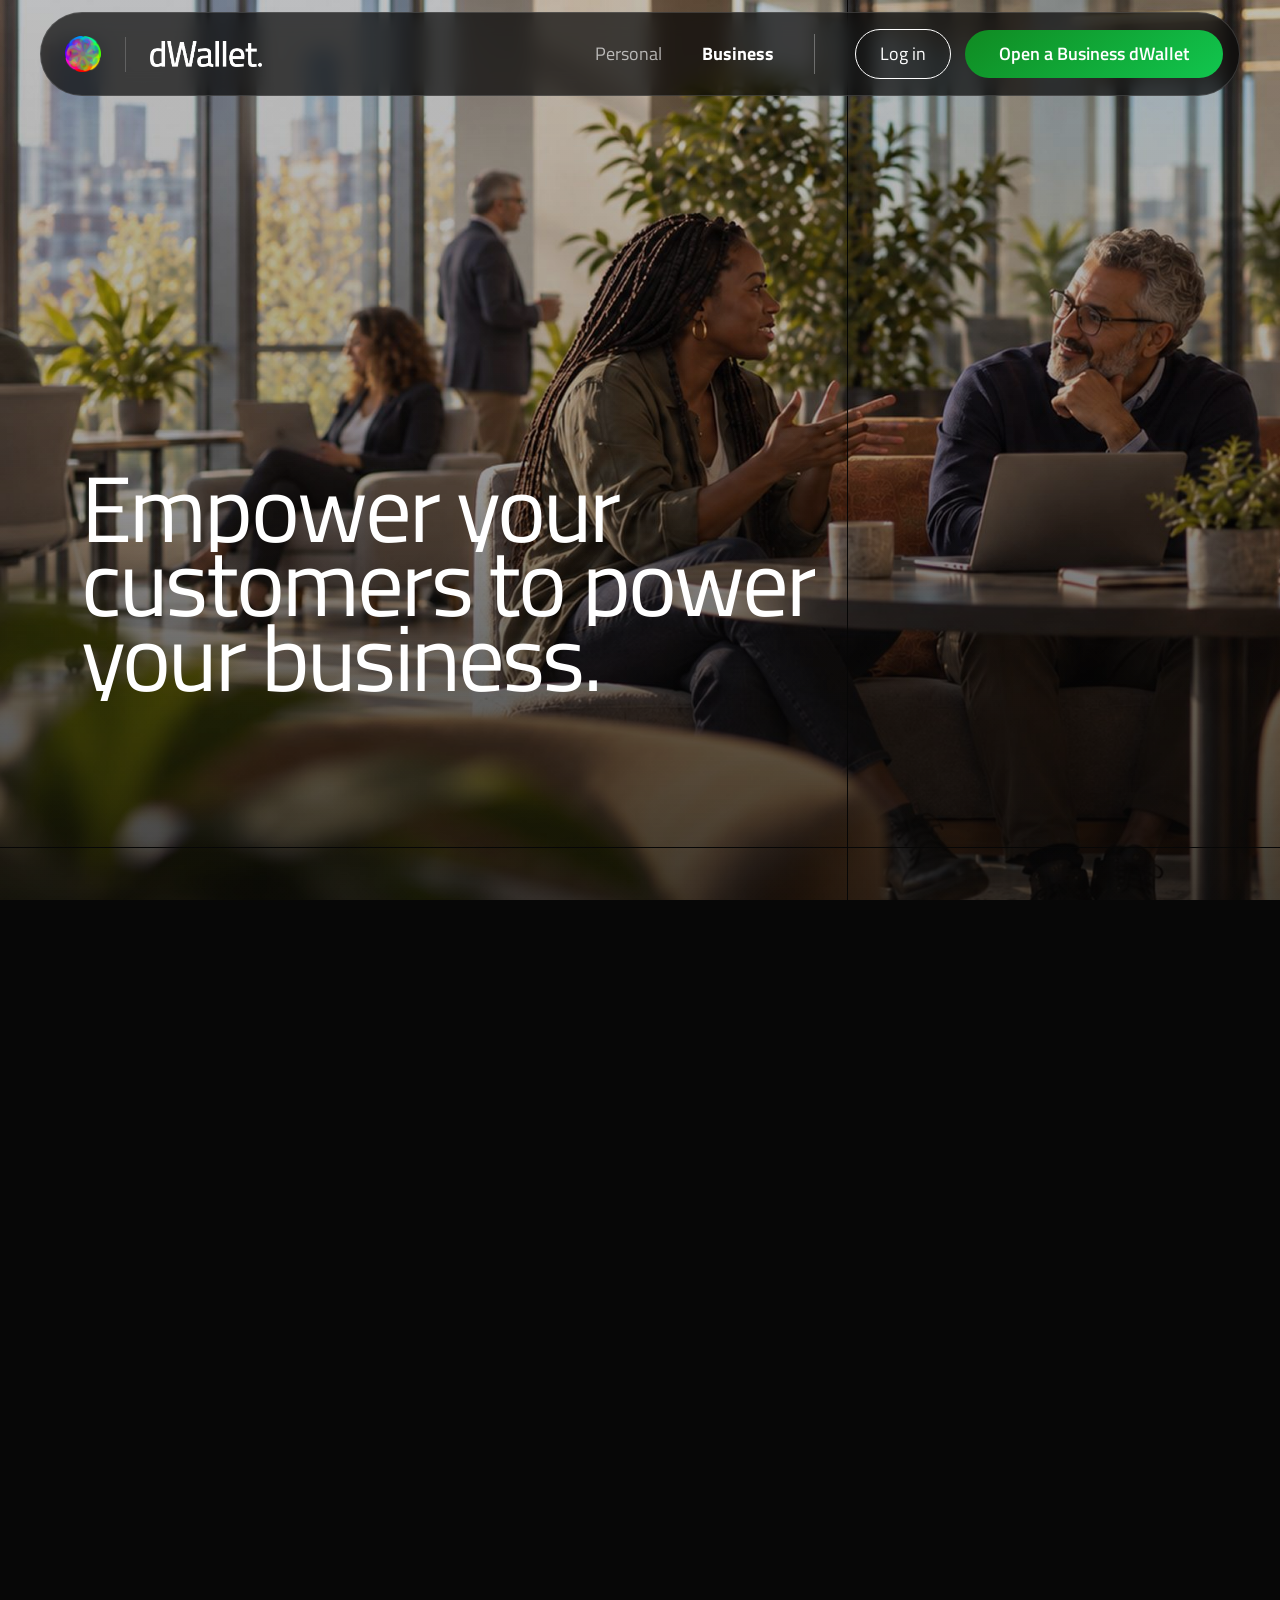
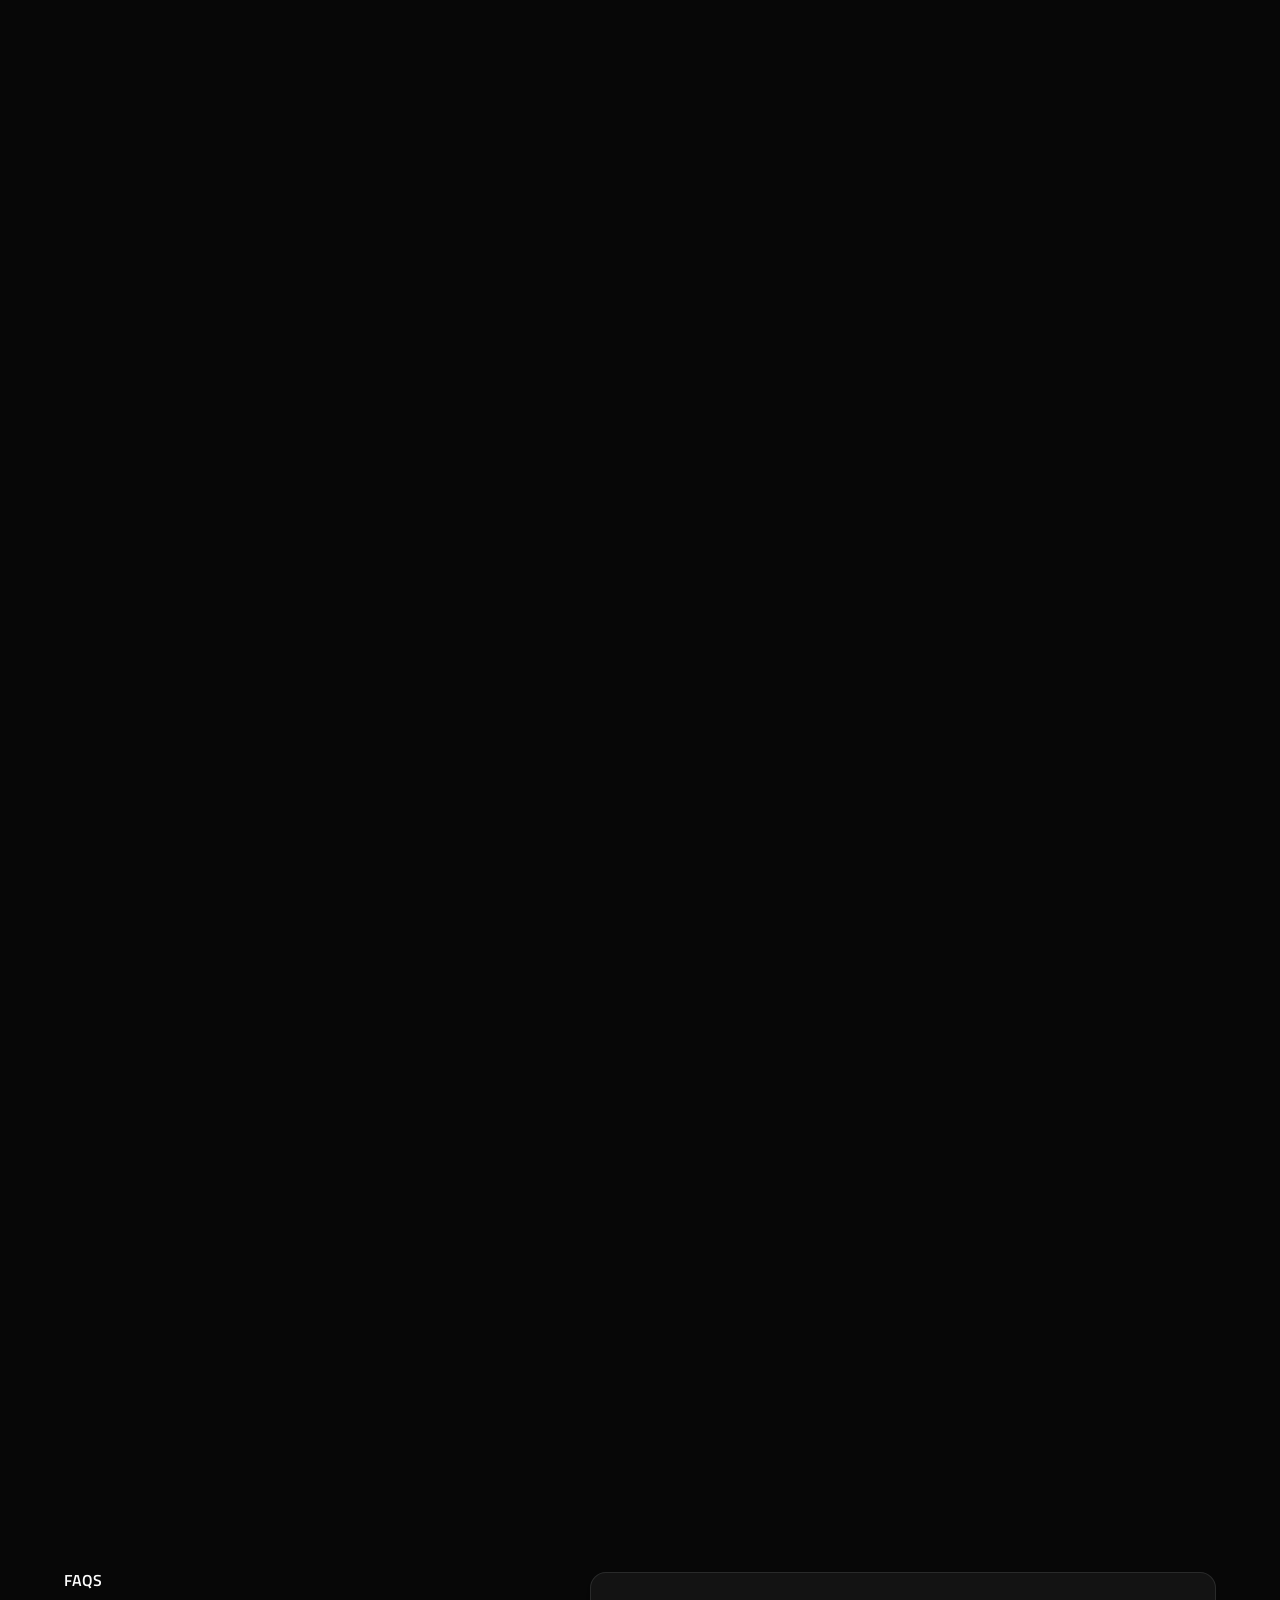
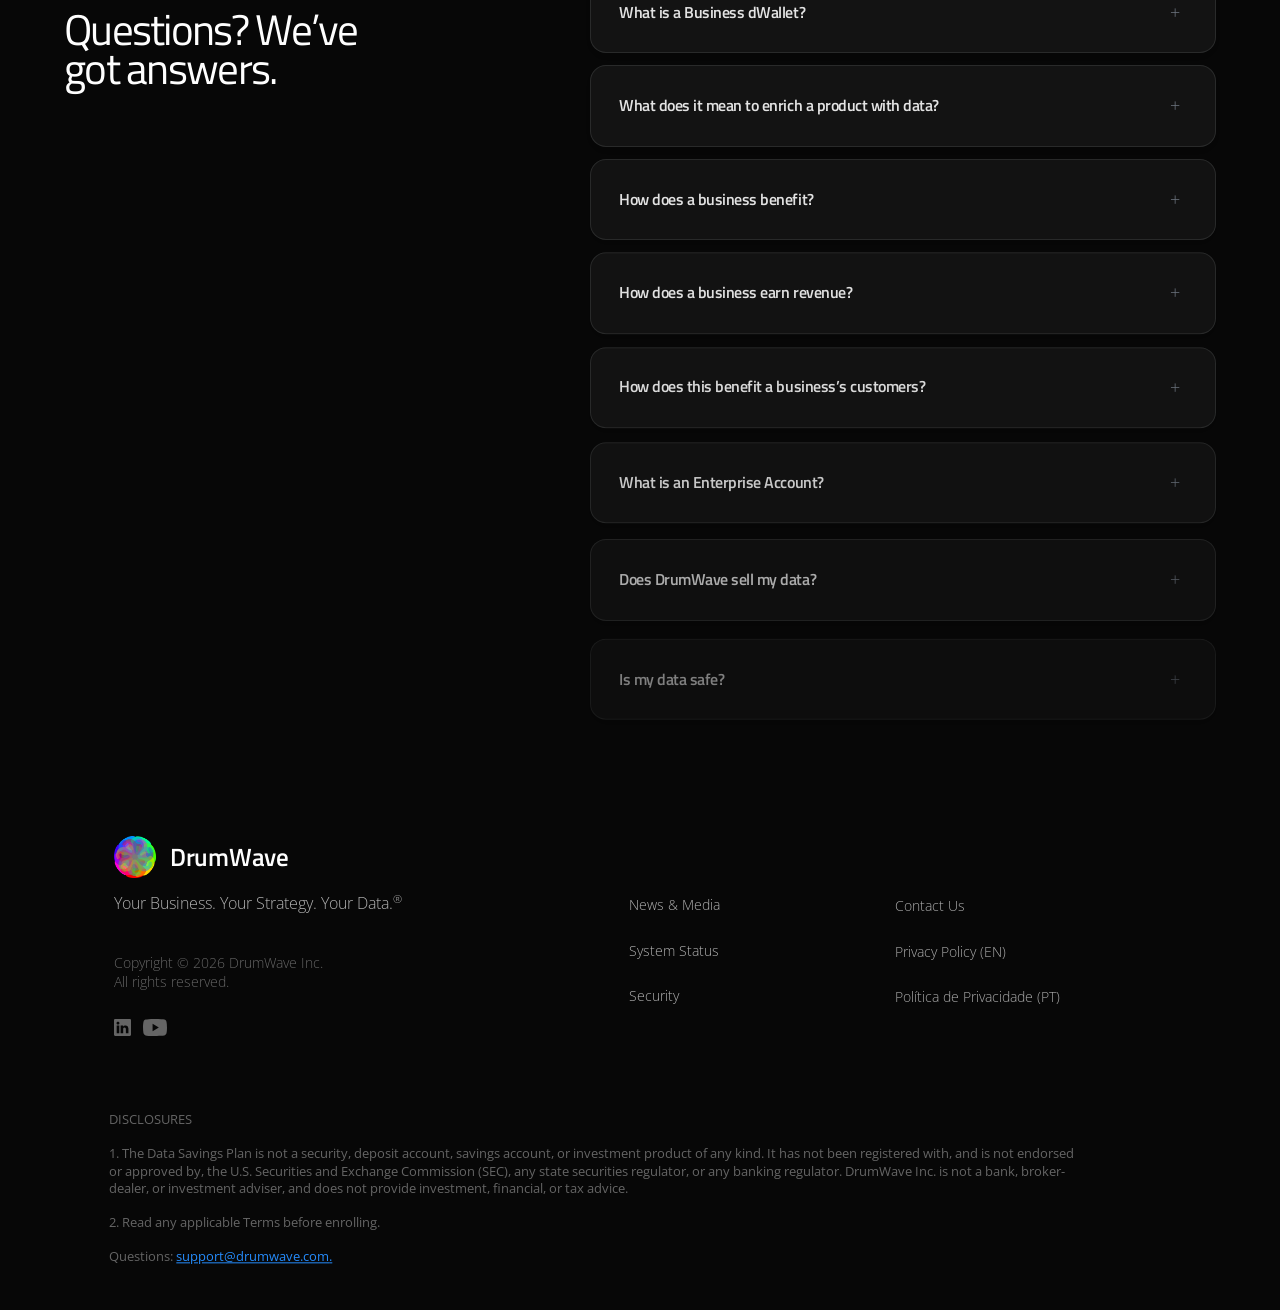
<file: business.html>
<!doctype html>
<html lang="en">
<head>
<meta charset="utf-8">
<meta name="viewport" content="width=device-width, initial-scale=1">
<title>DrumWave for Business: Empower your customers to power your business.</title>
<meta name="description" content="Empower your customers to power your business with a Business dWallet. Enrich your products with data, unlock a new revenue stream, and deliver more value to the people you serve.">
<meta name="robots" content="index, follow">
<link rel="canonical" href="https://drumwave.com/business.html">
<meta name="google-site-verification" content="Uno11EyNkLUE6XqBr32cJUTJdfERnW0rC3Rj4m_h0rY">

<meta property="og:type" content="website">
<meta property="og:site_name" content="DrumWave">
<meta property="og:title" content="DrumWave for Business: Turn Customer Data Into Revenue">
<meta property="og:description" content="Empower your customers to power your business with a Business dWallet — a new revenue stream built on data your customers already trust you with.">
<meta property="og:url" content="https://drumwave.com/business.html">
<meta property="og:image" content="https://drumwave.com/assets/img/sept8-run-01.jpg">
<meta property="og:image:width" content="1920">
<meta property="og:image:height" content="1080">
<meta property="og:image:alt" content="A barista pulling a shot at an espresso machine in a cafe">
<meta property="og:locale" content="en_US">
<meta name="twitter:card" content="summary_large_image">
<meta name="twitter:title" content="DrumWave for Business: Turn Customer Data Into Revenue">
<meta name="twitter:description" content="Empower your customers to power your business with a Business dWallet — a new revenue stream built on data your customers already trust you with.">
<meta name="twitter:image" content="https://drumwave.com/assets/img/sept8-run-01.jpg">

<!-- CookieScript consent banner -->
<script type="text/javascript" src="assets/js/cookiescript.js"></script>
<link rel="stylesheet" href="assets/css/cookiescript-custom.css">
<script type="text/javascript" src="assets/js/analytics.js"></script>
<script type="application/ld+json">
{
  "@context": "https://schema.org",
  "@type": "Organization",
  "name": "DrumWave",
  "url": "https://drumwave.com",
  "logo": "https://drumwave.com/assets/img/logo.png",
  "sameAs": [
    "https://linkedin.com/company/drumwave",
    "https://www.youtube.com/@Drumwave"
  ]
}
</script>
<script type="application/ld+json">
{
  "@context": "https://schema.org",
  "@type": "BreadcrumbList",
  "itemListElement": [
    { "@type": "ListItem", "position": 1, "name": "Home", "item": "https://drumwave.com/" },
    { "@type": "ListItem", "position": 2, "name": "Business", "item": "https://drumwave.com/business.html" }
  ]
}
</script>
<script type="application/ld+json">
{
  "@context": "https://schema.org",
  "@type": "FAQPage",
  "mainEntity": [
    {
      "@type": "Question",
      "name": "What is a Business dWallet?",
      "acceptedAnswer": {
        "@type": "Answer",
        "text": "A Business dWallet is a data wallet that enables a business to own, save, and manage the value of its data. With a Business dWallet, companies can enrich their products and services with data, turning every SKU into a traceable digital record with product-level data ownership and richer context with every transaction. This enables businesses' customers to gain shared custody of their data and receive value, and it enables businesses to reach a targeted group of individuals in the marketplace. All of this comes with a secure way to certify, manage, and license data."
      }
    },
    {
      "@type": "Question",
      "name": "What does it mean to enrich a product with data?",
      "acceptedAnswer": {
        "@type": "Answer",
        "text": "It’s as easy as importing the product information and confirming the suggestions in DrumWave’s automated tool selected for the company’s data. The business has full control over the products uploaded into the ecosystem and can manage them at any time, making them available or hiding them. Once the products are enriched with data, customers get the product as usual, plus the data that comes with it. With each transaction, the value of the data accumulates in their Data Savings Plan."
      }
    },
    {
      "@type": "Question",
      "name": "How does a business benefit?",
      "acceptedAnswer": {
        "@type": "Answer",
        "text": "A business gains on several fronts. Products enriched with certified data carry richer context in every transaction, and every SKU becomes a traceable digital record. The data a business already generates becomes a resource it can save, value, and license in the marketplace, creating a new revenue stream. And the gains go beyond revenue: by giving customers a share of the value their data creates, a business builds trust and stronger relationships."
      }
    },
    {
      "@type": "Question",
      "name": "How does a business earn revenue?",
      "acceptedAnswer": {
        "@type": "Answer",
        "text": "Businesses earn revenue as the data contributed is licensed for the cases authorized by the chosen Data Savings Plan. Data never leaves the system, so licensing happens as often as its value is used in offers and licensing deals."
      }
    },
    {
      "@type": "Question",
      "name": "How does this benefit a business’s customers?",
      "acceptedAnswer": {
        "@type": "Answer",
        "text": "Every purchase does more for the customers. Each transaction adds Data Certificates to their Data Savings Plan, and consumers receive cash benefits when choosing to license their data or accept an offer. Customers earn from the relationship they already have with the business, and that builds trust and gives them a reason to keep coming back."
      }
    },
    {
      "@type": "Question",
      "name": "What is an Enterprise Account?",
      "acceptedAnswer": {
        "@type": "Answer",
        "text": "Like banks in the financial system, Enterprise Accounts are authorized and audited businesses providing data monetization services within DrumWave’s Ecosystem. It’s an entity that issues dWallets and distributes and manages Data Savings Plans. An Enterprise Account provides individuals and organizations the infrastructure to participate in the New Data Economy at scale, supporting transactions that move money and data value simultaneously."
      }
    },
    {
      "@type": "Question",
      "name": "Does DrumWave sell my data?",
      "acceptedAnswer": {
        "@type": "Answer",
        "text": "No. Your data stays where it already is. DrumWave never holds your data, only the value it generates, like a bank that holds your money but does not own it. Your Data Savings Plan holds Data Certificates that represent your data and its value. Nothing happens with them without your approval."
      }
    },
    {
      "@type": "Question",
      "name": "Is my data safe?",
      "acceptedAnswer": {
        "@type": "Answer",
        "text": "Yes. DrumWave protects your business data using robust industry-standard security protocols and encryption methods, ensuring your information never leaves our secure system. We maintain strict compliance with global data standards, including GDPR, CCPA, LGPD, and SOC 2."
      }
    }
  ]
}
</script>
<link rel="icon" type="image/png" sizes="32x32" href="assets/img/favicon-32x32.png">
<link rel="icon" type="image/png" sizes="16x16" href="assets/img/favicon-16x16.png">
<link rel="icon" href="assets/img/favicon.ico">
<link rel="apple-touch-icon" sizes="180x180" href="assets/img/apple-touch-icon.png">
<link rel="manifest" href="site.webmanifest">
<link rel="preconnect" href="https://fonts.googleapis.com">
<link rel="preconnect" href="https://fonts.gstatic.com" crossorigin>
<link href="https://fonts.googleapis.com/css2?family=Titillium+Web:wght@200;300;400;600;700&family=Open+Sans:wght@300;400;500;600;700&display=swap" rel="stylesheet">
<style>
:root{
  --ink:#070707;
  --bone:#F3F2EE;
  --cobalt:#1F5BFF;
  --mute:#8A8A86;
  --line:rgba(243,242,238,.14);
  --scrim:rgba(7,7,7,.42);
}
*{box-sizing:border-box;margin:0;padding:0}
html{background:var(--ink);color:var(--bone)}
body{
  /* set on body as well as html: a host stylesheet targeting body would
     otherwise beat what body inherits from html, and drop text to its color */
  background:var(--ink);
  color:var(--bone);
  font-family:'Open Sans',system-ui,-apple-system,sans-serif;
  font-size:16px;
  font-weight:300;
  -webkit-font-smoothing:antialiased;
  -moz-osx-font-smoothing:grayscale;
  overflow-x:hidden;
  line-height:1.3;
}
img{display:block;user-select:none;-webkit-user-drag:none}
a{color:inherit;text-decoration:none}
button{font:inherit;color:inherit;background:none;border:0;cursor:pointer}

/* type */
.mono{
  font-family:'Open Sans',system-ui,sans-serif;
  font-size:11px;
  letter-spacing:.14em;
  text-transform:uppercase;
  color:var(--mute);
  font-weight:400;
}
.display{
  font-family:'Titillium Web',system-ui,sans-serif;
  font-weight:300;
  letter-spacing:-.025em;
  line-height:.98;
}
.xl{font-size:clamp(3rem,9.6vw,11rem)}
.lg{font-size:clamp(2.3rem,6.8vw,7.6rem)}
.md{font-size:clamp(1.8rem,5.4vw,5.6rem)}
.ln{display:block;overflow:hidden;padding-bottom:.08em;margin-bottom:-.08em}
.ln>span{display:block;will-change:transform}
.cob{color:var(--cobalt)}

/* chrome */
/* Figma 3068-141400: 1058px pill, 24/16 padding, 100px radius, 70% ink under a
   10px blur, 1px hairline at 30% grey. Type is Titillium 18 throughout. */
.nav{
  position:fixed;top:12px;left:50%;transform:translateX(-50%);z-index:50;
  width:min(1200px,94vw);height:84px;padding:16px 16px 16px 24px;
  display:flex;align-items:center;gap:40px;
  border:1px solid rgba(139,139,139,.3);border-radius:100px;
  background:rgba(7,7,7,.7);backdrop-filter:blur(10px);-webkit-backdrop-filter:blur(10px);
  font-family:'Titillium Web',system-ui,sans-serif;font-size:18px;line-height:1;
}
.nav .logo{display:flex;align-items:center;gap:24px;margin-right:auto}
.nav .logo .mark{width:36px;height:36px;display:block;object-fit:contain;flex:none}
.nav .logo .rule{width:1px;height:35px;background:rgba(153,153,153,.4);flex:none}
.nav .logo .wordmark{display:block;height:26px;width:auto;flex:none}
.nav .links{display:flex;align-items:center;gap:40px}
.nav .links a{font-weight:400;color:rgba(255,255,255,.65);transition:color .25s,opacity .25s}
.nav .links a:hover{color:#fff}
.nav .links a.cur{font-weight:700;color:#fff;opacity:1}
.nav .sep{width:1px;height:40.5px;background:rgba(255,255,255,.3);flex:none}
.nav .ctas{display:flex;align-items:center;gap:14px}
.nav .pill{
  display:inline-flex;align-items:center;justify-content:center;white-space:nowrap;
  padding:12px 24px;border-radius:500px;border:.911px solid #fff;
  font-weight:400;line-height:24px;color:#fff;transition:background .25s,filter .25s;
}
.nav .pill:hover{background:rgba(243,242,238,.12)}
/* the CTA is the split-button: 258 wide on a 56 radius, and the green ramp */
.nav .pill.p{width:258px;border:none;border-radius:56px;font-weight:600;background-image:linear-gradient(142.86deg,#108B22 1.43%,#11CA51 106.43%)}
.nav .pill.p:hover{filter:brightness(1.12)}

/* MOBILE MENU OVERLAY & MODAL (Figma exact match 4222-21393) */
.nav-toggle{
  display:none;align-items:center;justify-content:center;
  width:42px;height:42px;
  color:#FFF;background:none;border:none;
  cursor:pointer;transition:opacity .2s;flex:none;margin-left:auto;
}
.nav-toggle:hover{opacity:.75}

.mobile-menu-overlay{
  position:fixed;inset:0;z-index:9999;
  background:rgba(0,0,0,0.65);backdrop-filter:blur(10px);-webkit-backdrop-filter:blur(10px);
  display:flex;justify-content:center;align-items:flex-start;
  padding:16px;opacity:0;pointer-events:none;transition:opacity .25s ease;
}
.mobile-menu-overlay.is-open{
  opacity:1;pointer-events:auto;
}
.mobile-menu-card{
  width:100%;max-width:380px;
  background:#0D0D0D;border:1px solid rgba(255,255,255,0.15);
  border-radius:28px;padding:24px 24px 28px;
  box-shadow:0 24px 48px rgba(0,0,0,0.8);
  transform:translateY(-12px) scale(0.96);transition:transform .25s cubic-bezier(0.16,1,0.3,1);
}
.mobile-menu-overlay.is-open .mobile-menu-card{
  transform:translateY(0) scale(1);
}
.mobile-menu-head{
  display:flex;align-items:center;justify-content:space-between;
  margin-bottom:28px;padding-bottom:16px;border-bottom:1px solid rgba(255,255,255,0.08);
}
.mobile-menu-head .logo{display:flex;align-items:center;gap:14px}
.mobile-menu-head .logo .mark{width:28px;height:28px;object-fit:contain}
.mobile-menu-head .logo .rule{width:1px;height:24px;background:rgba(153,153,153,.4)}
.mobile-menu-head .logo .wordmark{height:16px;width:auto}
.mobile-menu-close{
  width:36px;height:36px;display:flex;align-items:center;justify-content:center;
  color:rgba(255,255,255,0.8);background:none;
  border:none;cursor:pointer;
  transition:color .2s;
}
.mobile-menu-close:hover{color:#FFF}
.mobile-menu-links{display:flex;flex-direction:column;gap:18px;margin-bottom:28px}
.mobile-menu-links a{
  font-family:'Titillium Web',system-ui,sans-serif;font-size:20px;font-weight:400;
  color:rgba(255,255,255,0.85);transition:color .2s;
}
.mobile-menu-links a.cur{font-weight:700;color:#FFF}
.mobile-menu-links a:hover{color:#FFF}
.mobile-menu-actions{display:flex;flex-direction:column;gap:12px}
.mobile-menu-actions .btn-login{
  display:flex;align-items:center;justify-content:center;
  width:100%;height:48px;border-radius:100px;border:1px solid #FFFFFF;
  font-family:'Titillium Web',sans-serif;font-size:16px;font-weight:400;color:#FFFFFF;
  transition:background .2s;
}
.mobile-menu-actions .btn-login:hover{background:rgba(255,255,255,0.12)}
.mobile-menu-actions .btn-account{
  display:flex;align-items:center;justify-content:center;
  width:100%;height:50px;border-radius:100px;border:none;
  background:linear-gradient(142.86deg,#108B22 1.43%,#11CA51 106.43%);
  font-family:'Titillium Web',sans-serif;font-size:16px;font-weight:600;color:#FFFFFF;
  transition:filter .2s;
}
.mobile-menu-actions .btn-account:hover{filter:brightness(1.12)}

@media (max-width:900px){
  /* ── MOBILE NAVIGATION HEADER PILL (Figma match) ── */
  .nav {
    gap: 0 !important;
    height: 52px !important;
    padding: 0 12px 0 16px !important;
    width: calc(100vw - 32px) !important;
    max-width: 420px !important;
    top: 14px !important;
    left: 50% !important;
    transform: translateX(-50%) !important;
    display: flex !important;
    align-items: center !important;
    justify-content: space-between !important;
    box-sizing: border-box !important;
    border-radius: 500px !important;
  }
  .nav .logo {
    display: flex !important;
    align-items: center !important;
    gap: 12px !important;
    margin-right: auto !important;
  }
  .nav .logo .mark {
    display: block !important;
    width: 28px !important;
    height: 28px !important;
    flex: none !important;
  }
  .nav .logo .rule {
    display: block !important;
    width: 1px !important;
    height: 18px !important;
    background: rgba(255,255,255,0.3) !important;
    flex: none !important;
  }
  .nav .logo .wordmark {
    display: block !important;
    height: 16px !important;
    width: auto !important;
    flex: none !important;
  }
  .nav .links, .nav .sep, .nav .ctas {
    display: none !important;
  }
  .nav-toggle {
    display: flex !important;
    align-items: center !important;
    justify-content: center !important;
    width: 36px !important;
    height: 36px !important;
    padding: 0 !important;
    margin-left: auto !important;
    color: rgba(255,255,255,0.8) !important;
    background: transparent !important;
    border: none !important;
    border-radius: 0 !important;
    box-shadow: none !important;
    flex: none !important;
    cursor: pointer !important;
  }
}

/* scenes */
.act{position:relative;height:100vh;height:100svh;overflow:hidden;background:var(--ink)}
.act-layer{position:absolute;inset:0;overflow:hidden}
.frame{position:absolute;inset:0;opacity:0;will-change:opacity,transform}
.frame picture{display:block;width:100%;height:100%}
.frame img{width:100%;height:100%;object-fit:cover}
#act1 > .frame::after{content:none}
/* HERO RUN, rebuilt on plain CSS transitions instead of a GSAP timeline — a JS
   setTimeout chain toggles .run-on per frame (see runFrames() below) and the
   crossfade/zoom are handled entirely by the browser's own transition engine, so
   there is no shared timeline whose scheduling several photographs could drift
   against. Applies on both layouts; each <picture>'s own <source> already picks
   the phone crop under 760px, so only the underlying image changes there. */
#act1.run-css > .frame{opacity:0;transition:opacity var(--run-cut, .25s) linear}
#act1.run-css > .frame.run-on{opacity:1}
#act1.run-css > .frame img{transform:scale(1.06);transition:transform var(--run-zoom-dur, 0s) ease-out}
#act1.run-css > .frame.run-zoom img{transform:scale(1)}
#act1 .hero-phone{display:none}   /* the phone's four-line break of the headline; see the 760 block */
/* sept-8: the run now holds one headline over eleven photographs, and several of
   them are bright where the old set was uniformly dark — the copy measured 124
   luma behind it on the solar and crate frames against 66 on the opener. The
   lower half of the scrim is deepened so the one piece of copy reads on all of
   them; the top is untouched, so the frames' own light is unchanged. */
.photo-veil{position:absolute;inset:0;pointer-events:none;background:linear-gradient(180deg,rgba(7,7,7,.06) 0%,rgba(7,7,7,.18) 45%,rgba(7,7,7,.52) 76%,rgba(7,7,7,.70) 100%)}
.frame::after{content:"";position:absolute;inset:0;background:linear-gradient(180deg,rgba(7,7,7,.12) 0%,rgba(7,7,7,.28) 55%,rgba(7,7,7,.62) 100%)}
.frame.on{opacity:1}
.pad{position:absolute;left:5vw;right:5vw}

/* ACT 1 */
/* sept-3, Figma 3406-5989: its own photograph for the baby frame, cropped the way that
   node crops it. The source is 3:2, so cover fits it by width and leaves 200px of
   vertical overflow in a 16:9 box; the node's y of -105 is 52.5% of that, not the 50%
   cover would centre on. Five pixels, but it is the difference the node asks for. */
/* Type comes straight off the design: Titillium 400 at 140/112px with -4.2px of
   tracking. Placement does not — asked for: sit exactly where "Every tap. Every step."
   sits, so the two statements read as one voice in one place rather than as two blocks
   the eye has to travel between. So this is top-anchored on .run-say's 51.67vh (558 of
   1080) instead of the 12.78vh up from the bottom the node draws it at.
   The 6.3vw left was already shared. The one number that is not simply copied is the
   nudge below: the two blocks set different line-heights, .8 here against .9 there, and
   a line box shorter than its own text overflows symmetrically — so at equal box tops
   this headline's glyphs would ride 0.05em, about 7px at 140, above the other's. The
   .025em pushes them back down onto it. */
/* z-index 6 so the headline paints over the frames, which follow it in the DOM. */
#act1 .hero-h{z-index:6;
  position:absolute;left:6.3vw;top:calc(51.67vh + .05em);bottom:auto;max-width:92vw;color:#fff;
  /* 7.29vw is 140/1920, so the cap is reached at exactly the frame it was drawn on.
     The floor stays at the 3rem it has always been: the spec is for the wide screen,
     and letting it set the phone's size too would have shrunk the headline there
     from 48px to 35px, which is not what was asked for. */
  font-size:clamp(3rem,7.29vw,8.75rem);
  font-weight:400;line-height:.8;letter-spacing:-.03em;
}
/* SEPT-3 ONLY. Figma 3406-5930 and 3406-5968 give the run a second block of copy:
   the tap frame carries "Every tap. Every step." and the delivery frame finishes the
   sentence. Top-anchored at 558/1080, on the 6.3vw left and 1310/1920 measure the
   every-tap screen already uses, so the two read as the same voice. */


/* ACT 2 */
/* Figma 3157-67721 gives the charging frame a flat scrim; the shared layer already
   carries the bottom, so this only lifts the top back to that level */
/* Figma 3157-67710: right edge 1801/1920, top 521/1080, 140px, -4.2 tracking */
/* Figma 3157-67631: 1148px circle centred at 1362,1125 on a 1920x1080 frame */
/* placements measured off the three reference frames: Every high-left, Single
   right and lower, Day indented near the bottom — and set smaller than the hero */

/* ACT 3 */
/* Figma 3198-49275: flat #101010, copy at left 121/1920, baseline 936/1080,
   140px on a 1214px measure, -4.2 tracking */
/* its own section rather than a layer inside act 1, so it is opaque: the reader
   scrolls onto a finished screen and the copy arrives on it */
/* Figma 3347-82746: the photograph then fades up over that — 1945x1459 from the
   frame's origin, under a 35% black wash. It starts at nothing; see PHOTO_IN. */
/* Figma 3214-2823: same panel and same measure, copy top-anchored at 569/1080 */
/* 400, not the 300 .display carries — the same weight the hero and the run's copy were
   given, so the three big statements on the page match. */
#worth .worth{position:absolute;left:6.3vw;bottom:12.31vh;text-align:left;width:57.92vw;z-index:6;
  font-size:clamp(2.2rem,7.29vw,8.75rem);font-weight:400;line-height:.9;letter-spacing:-.03em;color:#fff}

/* AGE SCENES (Age 0, Age 2, ...) */
.age-scene .frames{position:absolute;inset:0}
.age-scene .frame::after{background:linear-gradient(180deg,rgba(7,7,7,0) 60%,rgba(7,7,7,.55) 85%,rgba(7,7,7,.7) 100%)}
.age-scene .num-wrap{position:absolute;left:5vw;bottom:24vh;z-index:5;pointer-events:none}
.age-scene .num-wrap .lab{display:flex;align-items:center;gap:12px;margin-bottom:1.2em;margin-left:.3em;color:var(--bone)}
.age-scene .num-wrap .lab i{width:6px;height:6px;background:var(--cobalt);display:block}
.age-scene .bignum{color:var(--bone);font-weight:200;font-size:clamp(3rem,15.625vw,300px);letter-spacing:-.02em;font-variant-numeric:tabular-nums}
.age-scene .stage-tag{position:absolute;right:5vw;top:11vh;text-align:right;z-index:6}
.age-scene .stage-tag .age{font-size:clamp(2rem,7vw,7rem);color:var(--bone);font-variant-numeric:tabular-nums;font-weight:200}
.age-scene .stage-tag .cap{margin-top:.6em;color:var(--bone);opacity:.7;letter-spacing:.1em}

/* AGE PICKER (cobalt scrub track) */
.age-scene .ctl{position:absolute;left:5vw;right:5vw;bottom:8vh;z-index:7;touch-action:none;user-select:none}
.age-scene .ctl .hint{display:flex;justify-content:space-between;margin-bottom:14px}
.age-scene .ctl .hint b{font-weight:500;color:var(--bone)}
.age-scene .track{position:relative;height:44px;cursor:grab}
.age-scene .track:active{cursor:grabbing}
.age-scene .track .rail{position:absolute;left:0;right:0;top:50%;height:1px;background:var(--line);transform:translateY(-50%)}
.age-scene .track .fill{position:absolute;left:0;top:50%;height:1px;background:var(--cobalt);transform:translateY(-50%);width:0}
.age-scene .track .ticks{position:absolute;left:0;right:0;top:50%;transform:translateY(-50%);display:flex;justify-content:space-between;pointer-events:none}
.age-scene .track .ticks i{display:block;width:2px;height:2px;background:var(--mute);opacity:.35;transform:translateY(-8px)}
.age-scene .track .ticks i.hit{background:var(--cobalt);opacity:1;height:6px;transform:translateY(-10px)}
.age-scene .track .handle{position:absolute;top:50%;left:0;width:18px;height:18px;border-radius:50%;background:var(--cobalt);transform:translate(-50%,-50%);box-shadow:0 0 0 6px rgba(31,59,255,.18)}
.age-scene .ctl .ages{position:relative;display:flex;justify-content:space-between;margin-top:10px}
.age-scene .ctl .ages span{position:absolute;transform:translateX(-50%);color:var(--mute);transition:color .3s;font-size:11px}
.age-scene .ctl .ages span.cur{color:var(--bone)}

/* ACT 6 : THE SOLUTION — fades up on black at the end of the #ages pin */
.solution-preview{position:absolute;inset:0;z-index:9;pointer-events:none}
.solution-preview .sol-state{position:absolute;left:5.83vw;max-width:49vw;z-index:2}
/* Figma 3260-117245: the copy block is vertically centred on the frame and 849px
   wide on a 1920 measure, with the body 37px under the headline */
.solution-preview #solStateA{top:50%;transform:translateY(-50%);width:44.22vw;max-width:none}
/* State B's own node: 115 in from the left, 333 down, and 390 under a block that is
   three 118.8 lines — 333+357+390 is the 1080 frame. So it is deliberately NOT
   centred the way state A is; it sits 29px above centre, and the 3px of left is
   its own too. Both states are drawn on their own frame, and the words differ
   across the change, so neither offset reads as a jump. */
.solution-preview #solStateB{left:5.99vw;top:30.8vh}
.solution-preview .sol-headline{font-family:'Titillium Web',sans-serif;font-weight:400;font-size:clamp(2.2rem,6.25vw,7.5rem);line-height:.99;letter-spacing:-.03em;color:#E3E3E3}
/* The descender of the g in "Introducing" and "Savings" was being cut off.
   Titillium's font box is 124px where line-height .99 gives an 81px line box, so the
   glyphs overhang their own line by 21.5px at the bottom — and .ln masks at the padding
   edge, which the shared rule opens by only .08em (6.5px). Measured spill past the
   clip: 14.97px. .27em is 22.1px, which clears the ink with a little to spare.
   Scoped here rather than raised on .ln, because that rule masks every reveal on the
   page and its bottom edge is doing real work in each of them.
   The negative margin matches the padding, as the shared rule does, so the block
   occupies exactly the height it did — this changes what is clipped, not the layout.
   The cost is that this same edge hides the queued state, so SOL_OUT below has to grow
   with it. */
.solution-preview .sol-headline .ln,
.solution-preview .biz-ben-title .ln{padding-bottom:.27em;margin-bottom:-.27em}
.solution-preview .sol-blue{color:#278EFF}
/* 28px. Node 3260:117251 gives this paragraph 84px across two lines, which is 42 a
   line — 28px on 1.5 leading, where it had been 20. */
.solution-preview .sol-body{margin-top:1.93vw;max-width:none;font-family:'Open Sans',sans-serif;font-weight:400;font-size:clamp(1rem,1.458vw,1.75rem);line-height:1.5;color:#fff;opacity:0}

/* ── sept-8 framing 1 — Figma 3678:125541 ───────────────────────────────────
   The copy column is its own frame at 143,182 on the 1920x1080 artboard with
   40px of top padding, so the headline's cap sits at 222 — 20.56vh. It is not
   centred the way the old state A was, hence the transform:none. Inside, the
   stack is left in flow at the artboard's own gaps (28 / 48 / 16). */
.solution-preview #solStateA{left:7.45vw;top:20.56vh;transform:none;width:50.74vw;max-width:none}
.solution-preview #solStateA .sol-headline{font-size:clamp(2rem,5.208vw,6.25rem);line-height:.99;letter-spacing:-.03em;color:#fff;margin:0;padding:0}
.sol-br-mob{display:none}
/* 40px on 1.05 with -1.6px of tracking — Titillium here, not the Open Sans the
   Data Savings Plan body used, because this line is display copy on its frame. */
.solution-preview #solStateA .sol-body{margin-top:1.458vw;font-family:'Titillium Web',sans-serif;font-weight:400;font-size:clamp(1.1rem,2.083vw,2.5rem);line-height:1.05;letter-spacing:-.04em;color:#E3E3E3}
.solution-preview .biz-cta{margin-top:2.5vw;display:inline-flex;align-items:center;justify-content:center;width:14.11vw;min-width:10.5rem;height:3.02vw;min-height:2.5rem;border-radius:500px;background:#fff;color:#090908;font-family:'Titillium Web',sans-serif;font-weight:600;font-size:clamp(.85rem,1.042vw,1.25rem);line-height:1;text-decoration:none;pointer-events:auto;opacity:0;transition:background .25s}
.solution-preview .biz-cta:hover{background:#E3E3E3}
/* 12px with 2px of tracking, which is .1667em of its own size */
.solution-preview .biz-note{margin-top:.833vw;max-width:23.65vw;font-family:'Open Sans',sans-serif;font-weight:400;font-size:clamp(.6rem,.625vw,.75rem);line-height:1.35;letter-spacing:.1667em;text-transform:uppercase;color:#E3E3E3;opacity:0}
/* The two card stacks, 330x337 at 1007,479 and 390x393 at 1362,425. Flat
   exports — they are product UI, the same call the how-cards make. */
.solution-preview .biz-stats{position:absolute;inset:0;z-index:1;opacity:0;pointer-events:none}
.solution-preview .biz-stats img{position:absolute;display:block;height:auto}
.solution-preview .biz-stats-a{left:52.45vw;top:44.35vh;width:17.19vw}
.solution-preview .biz-stats-b{left:70.94vw;top:39.35vh;width:20.31vw}

/* ── sept-8 framing 2 — Figma 3783:21746, Benefits of a Business dWallet ──── */
.solution-preview #solStateB{position:absolute;inset:0;width:100%;height:100%;max-width:none}
.solution-preview .biz-ben{position:absolute;inset:0;width:100%;height:100%}
/* moved to match #worth .worth's bottom-left anchor: the title is only ever
   visible on its own (it exits via yPercent before the cards fade in, see the
   GSAP timeline), so there is no overlap risk with .biz-ben-cols below it */
.solution-preview .biz-ben-title{
  position:absolute;left:6.3vw;bottom:12.31vh;top:auto;transform:none;width:57.92vw;margin:0;padding:0;
  font-family:'Titillium Web',sans-serif;font-weight:400;font-size:clamp(2rem,5.208vw,6.25rem);
  line-height:.99;letter-spacing:-.03em;color:#fff;z-index:5;
}
.solution-preview .biz-ben-cols{position:absolute;left:0;right:0;bottom:0;top:auto;height:calc(75vh + 30px);display:flex;width:100vw;align-items:flex-end;z-index:4}
/* opacity:0 is the resting state, as it is for every other piece of this
   section: the timeline's fromTo's are immediateRender:false, so nothing
   applies a start value until the pin plays. Without it the whole screen
   sits visible on top of the framings either side of it. */
.solution-preview .biz-ben-col{position:absolute;bottom:0;top:0;height:100%;overflow:hidden;opacity:0;border-radius:0}
.solution-preview .biz-ben-col1{left:0;width:33.333%}
.solution-preview .biz-ben-col2{left:33.333%;width:33.334%}
.solution-preview .biz-ben-col3{left:66.667%;width:33.333%}

.solution-preview .biz-ben-photo{position:absolute;inset:0;width:100%;height:100%;object-fit:cover;object-position:bottom;border-radius:0}
.solution-preview .biz-ben-window{position:absolute;left:43.57%;bottom:0;top:0;width:56.43%;height:100%;object-fit:cover;object-position:center}
.solution-preview .biz-ben-glow{
  position:absolute;left:49.2%;bottom:55%;width:110%;aspect-ratio:1;
  transform:translate(-50%,50%);pointer-events:none;mix-blend-mode:screen;
  background:radial-gradient(circle closest-side, rgba(42,55,94,.62), rgba(42,55,94,0) 68%);
}
.solution-preview .biz-ben-copy{position:absolute;left:0;right:0;bottom:0;height:clamp(150px,20.83vh,225px);padding:2.08vw;background:rgba(0,0,0,.8);color:#f3f2ee;z-index:5;box-sizing:border-box;display:flex;flex-direction:column;gap:.625vw;justify-content:flex-start}
.solution-preview .biz-ben-copy h3{margin:0;font-family:'Open Sans',sans-serif;font-weight:600;font-size:clamp(1.05rem,1.4583vw,1.75rem);line-height:1.1;letter-spacing:-.03em;color:#fff}
.solution-preview .biz-ben-copy p{margin:0;font-family:'Open Sans',sans-serif;font-weight:300;font-size:clamp(.78rem,.9375vw,1.125rem);line-height:1.375;letter-spacing:-.013em;color:#f3f2ee}

.solution-preview .biz-chip{
  position:absolute;display:inline-flex;align-items:center;padding:.55vw .85vw;
  border-radius:.4vw;font-family:'Titillium Web',sans-serif;font-weight:400;
  font-size:clamp(.75rem,1.1vw,1.25rem);line-height:1.2;letter-spacing:-.02em;color:#e3e3e3;white-space:nowrap;
  backdrop-filter:blur(10px);-webkit-backdrop-filter:blur(10px);z-index:4;
}
.solution-preview .biz-chip-blue{background:rgba(1,106,221,.6)}
.solution-preview .biz-chip-blue2{background:rgba(10,72,138,.6)}
.solution-preview .biz-chip-dark{background:rgba(17,17,17,.6)}
.biz-ben-mobile-card{display:none}
.biz-ben-mobile-copy{display:none}

.solution-preview .biz-ben-chart{
  position:absolute;left:10%;width:80%;bottom:calc(clamp(135px,14.5vw,220px) + 1.8vw);height:clamp(160px,16.5vw,255px);
  display:flex;flex-direction:column;justify-content:space-between;
  padding:1vw;border-radius:1vw;background:rgba(17,17,17,.65);box-sizing:border-box;
  backdrop-filter:blur(12px);-webkit-backdrop-filter:blur(12px);z-index:4;
}
.solution-preview .biz-ben-chart-head{display:flex;align-items:flex-start;justify-content:space-between}
.solution-preview .biz-ben-value{display:inline-flex;align-items:center;gap:.5vw;padding-top:.3vw;font-family:'Open Sans',sans-serif;font-weight:400;font-size:clamp(.7rem,.88vw,1.1rem);line-height:1.2;color:#e3e3e3}
.solution-preview .biz-ben-value svg{width:.65vw;height:1.3vw;flex:none}
.solution-preview .biz-ben-select{display:inline-flex;align-items:center;gap:.3vw;padding:.5vw .7vw;border-radius:.2vw;background:#181818;font-family:'Titillium Web',sans-serif;font-size:clamp(.75rem,.93vw,1.1rem);line-height:1.2;color:#fff}
.solution-preview .biz-ben-select svg{width:1.2vw;height:1.2vw;flex:none}
.solution-preview .biz-ben-chart-body{position:relative;flex:1;min-height:8vw}
.solution-preview .biz-ben-y{position:absolute;left:0;top:23.4%;height:59.8%;display:flex;flex-direction:column;justify-content:space-between;font-family:'Open Sans',sans-serif;font-size:clamp(.5rem,.55vw,.75rem);color:#777}
.solution-preview .biz-ben-line{position:absolute;left:4.5%;top:0;width:94.5%;height:88.9%}
.solution-preview .biz-ben-x{position:absolute;left:4.5%;top:95%;width:95.5%;display:flex;justify-content:space-between;font-family:'Open Sans',sans-serif;font-size:clamp(.45rem,.5vw,.7rem);line-height:1;color:#777;white-space:nowrap}
.solution-preview .biz-ben-x .is-now{color:#e3e3e3;font-weight:700}

.solution-preview .biz-ben-earn{
  position:absolute;left:10%;width:80%;bottom:calc(clamp(135px,14.5vw,220px) + 1.8vw);height:clamp(160px,16.5vw,255px);
  display:flex;flex-direction:column;justify-content:space-between;padding:1.2vw;
  border-radius:1vw;background:rgba(0,0,0,.55);box-sizing:border-box;
  backdrop-filter:blur(12px);-webkit-backdrop-filter:blur(12px);z-index:4;
}
.solution-preview .biz-ben-earn-title{margin:0;padding:0;font-family:'Titillium Web',sans-serif;font-weight:600;font-size:clamp(.9rem,1.3vw,1.6rem);line-height:1.2;color:#e3e3e3}
.solution-preview .biz-ben-earn-body{display:flex;flex-direction:column;gap:.4vw;padding:0}
.solution-preview .biz-ben-earn-status{font-family:'Open Sans',sans-serif;font-size:clamp(.6rem,.66vw,.85rem);color:#e3e3e3}
.solution-preview .biz-ben-earn-row{display:flex;align-items:flex-start;justify-content:space-between;padding:.1vw 0}
.solution-preview .biz-ben-earn-h{margin:0 0 .2vw;font-family:'Open Sans',sans-serif;font-weight:700;font-size:clamp(.75rem,.88vw,1.1rem);line-height:1.5;color:#fff}
.solution-preview .biz-ben-earn-sub{margin:0;font-family:'Open Sans',sans-serif;font-size:clamp(.6rem,.66vw,.85rem);color:#e3e3e3}
.solution-preview .biz-ben-earn-amt{font-family:'Titillium Web',sans-serif;font-weight:600;font-size:clamp(.8rem,.88vw,1.2rem);line-height:1.2;color:#fff;white-space:nowrap}

/* ACT 7 : HOW IT WORKS + FAQ + FOOTER — one long scrolling screen */
.how-scene{position:relative;background:var(--ink);overflow:hidden}
/* The cards framing of the plan screen. It sits over the other two, centred rather
   than padded from the top, because it has a screen's height to live in and not a
   section that can grow. .sol-how-fit takes the shrink-to-fit scale: everything
   inside is vw-scaled, so on a wide, short window the block is taller than the
   screen and would otherwise be clipped by the pin. */
/* sept-8: the Enterprise artboard carries its own dark green ground, so the
   framing paints it edge to edge and the box below can letterbox invisibly.
   opacity:0 stays the resting state — every tween here is immediateRender:false. */
.sol-how{position:absolute;inset:0;z-index:3;display:flex;align-items:center;opacity:0;pointer-events:none;background:#081611;will-change:transform,opacity;transform:translateZ(0);backface-visibility:hidden;-webkit-backface-visibility:hidden}
.sol-how .ent-title, .sol-how .ent-rise, .solution-preview .biz-ben-col{will-change:transform,opacity;transform:translateZ(0);backface-visibility:hidden;-webkit-backface-visibility:hidden}
/* one box of the artboard's 1920x1092, sized to whichever axis runs out first */
.sol-how-fit{position:relative;width:min(100%, 175.82vh);aspect-ratio:1920/1092;margin:0 auto;container-type:inline-size;transform-origin:50% 50%}

/* left/top match .biz-ben-title exactly (same left:7.45vw;top:20.56vh) so the
   Enterprise copy block sits at the identical screen position as the Benefits
   headline, regardless of window aspect ratio — positioned against .sol-how
   (inset:0, same box as .solution-preview) rather than the letterboxed
   .sol-how-fit artboard, which drifts out of alignment on non-16:9 windows. */
.sol-how .ent-copy{position:absolute;left:7.45vw;top:20.56vh;width:36.15vw;display:flex;flex-direction:column;align-items:flex-start}
.sol-how .ent-title{padding:0;margin:0 0 2.1vw;font-family:'Titillium Web',sans-serif;font-weight:400;font-size:5.2083vw;line-height:.99;letter-spacing:-.03em;color:#fff}
.ent-br-mob{display:none}
picture.ent-dash-picture{display:contents}
/* sept-17: Figma 4854:43584, copy column widened to the design's 597px
   measured width (31.09vw of the 1920 artboard) so the first paragraph
   breaks after "ecosystem." like the mock, instead of wrapping early. */
.sol-how .ent-body{margin:0 0 1.85vw;width:31.09vw;font-family:'Open Sans',sans-serif;font-weight:500;font-size:1.0417vw;line-height:1.38;color:#fff}
.sol-how .ent-cta{display:inline-flex;align-items:center;justify-content:center;padding:.6vw 1.2vw;min-height:2.4vw;border-radius:500px;background:#fff;color:#090908;font-family:'Titillium Web',sans-serif;font-weight:600;font-size:.9vw;line-height:1;text-decoration:none;pointer-events:auto;transition:background .25s}
.sol-how .ent-cta:hover{background:#E3E3E3}
/* the dashboard is glued to the real right edge of the screen (right:0, vh-scaled)
   rather than bled off the letterboxed artboard's right edge — on a non-16:9
   window the old %-of-artboard math left a visible gap between the image and
   the actual viewport edge (330px wide at 2560x1080). ent-dash-picture is a
   direct child of .sol-how now (see markup), not .sol-how-fit. */
.sol-how .ent-dash{position:absolute;right:0;top:10.53vh;width:53.47vw;height:89.47vh;object-fit:cover;object-position:left top}
.sol-how .how-title{padding-top:0}
.sol-how .how-steps{padding-bottom:0}
/* the phone placement: an ordinary block in an ordinary section, no fit, no fade */
#howHost:empty{display:none}
#howHost{padding-bottom:9vw}
#howHost .sol-how{position:static;display:block;opacity:1;padding-top:0}
#howHost .sol-how-fit{transform:none}
/* sept-8: on the flowing phone host the artboard box would be a letterbox strip,
   so it drops its aspect and the two halves stack. */
#howHost .sol-how-fit{width:100%;aspect-ratio:auto;padding:8vw 0 12vw}
#howHost .sol-how .ent-copy{position:static;width:84vw;margin:0 auto}
#howHost .sol-how .ent-title{font-size:clamp(2rem,9vw,3.5rem);margin-bottom:1.5rem}
#howHost .sol-how .ent-body{width:100%;font-size:clamp(.9rem,4vw,1.05rem);margin-bottom:1.5rem}
#howHost .sol-how .ent-cta{padding:.9rem 1.4rem;min-height:0;font-size:clamp(.9rem,4vw,1.05rem)}
#howHost .sol-how .ent-dash{position:static;width:100%;height:auto;margin-top:8vw}
/* the heading's left edge lines up with the step copy in the first column below */
/* No tracking. Node 3265:80578 draws this line 988 wide, and at 64px this sentence
   measures 989.9 untracked against 902.9 at the -.04em it used to carry — so the
   letter-spacing missing from the node's CSS is a real zero here, not the export
   artifact it turned out to be on the plan headline, where -3.6px was what matched
   the drawn box. Worth measuring one at a time rather than generalising. */
.how-title{position:relative;z-index:2;max-width:none;margin:0;padding:4.53vw 5vw 0 6.25vw;font-family:'Titillium Web',sans-serif;font-weight:400;font-size:clamp(2rem,3.33vw,4rem);line-height:.93;color:#fff}

/* Figma 3265-80130: four columns on one screen — a card, then the copy under it,
   rather than the four full-height scenes this used to be. 340-wide columns with
   106 gaps inside a 1678 measure at x120, on a 1921 frame.
   The cards are flat exports on purpose: three of the four are single flattened
   images in the design, so their photo crops and panel placement can't be had as
   layers. Taking all four the same way keeps them consistent with each other. */
.how-steps{position:relative;z-index:2;display:grid;grid-template-columns:repeat(4,1fr);gap:2.742vw;padding:4.581vw 6.247vw 0}
.step{position:relative}
/* Figma 3265-80136: four equal 380-wide cards with 52.667 gaps on a 1678 measure.
   The copy stays on a 340 column, so it sits in from each card's right edge. */
.step-card{position:relative;width:100%;aspect-ratio:380/442;overflow:hidden;border-radius:5.27%/4.53%}
.step-card img{display:block;width:100%;height:100%;object-fit:cover}
.step-copy{margin-top:1.458vw;display:flex;flex-direction:column;gap:.625vw;width:17.699vw;max-width:100%}
.step-eyebrow{font-family:'Titillium Web',sans-serif;font-weight:600;font-size:clamp(.65rem,.833vw,1rem);letter-spacing:.1em;line-height:1.1;color:#278EFF;text-transform:uppercase}
.step-h{font-family:'Open Sans',sans-serif;font-weight:600;font-size:clamp(1rem,1.458vw,1.75rem);line-height:1.1;color:#fff}
.step-body{font-family:'Open Sans',sans-serif;font-weight:400;font-size:clamp(.75rem,.833vw,1rem);line-height:1.4;color:#999}
.step-note{color:#6F7274;font-weight:600}

/* The closing screen's two discs — Figma 3381-35616: Ellipse 22069 at x646 y-903 and
   Ellipse 22070 at x-566 y-1022, each 1498x1396, #124BC6 and #1A33B0 under a 247px
   Gaussian. Sized and offset from the viewport WIDTH rather than the section height:
   the disclosures frame carries the same pair at the same coordinates while being
   1127 tall against this one's 879, which says they hang off the top of a frame and
   do not scale with it. The file has them at opacity 0, so there is no level to copy;
   .32 is the level the site's other discs run at.
   The disclosures had these too for a moment and no longer do — that block reads
   better on the flat ground its own frame renders. */
.frame-glow{position:absolute;width:77.86vw;height:72.56vw;border-radius:50%;filter:blur(12.84vw);opacity:.32;pointer-events:none;z-index:0}
.frame-glow-r{left:33.58vw;top:-46.93vw;background:#124BC6}
.frame-glow-l{left:-29.42vw;top:-53.12vw;background:#1A33B0}

/* Figma 3381-35616 — the closing screen, measured off the 1924x879 frame. The design
   centres the block a shade below the middle: its centre lands at 53.7% of the frame,
   which the padding-top buys against a straight centre. The headline is the same type
   treatment as .how-title at 64px and .93 leading, but keeps -.04em: that came from
   this node, and .how-title's tracking has since been measured to zero off its own.
   Unverified against 3381-35616 — check it before assuming the two still agree. */
.closing{position:absolute;inset:0;z-index:10;overflow:hidden;display:flex;flex-direction:column;align-items:center;justify-content:center;padding-top:7.4vh;background:#070707;opacity:0;pointer-events:none}
.closing-copy{width:94.59%;text-align:center}
/* 120px: 6.25vw is 120/1920, so the cap is reached on the frame it was drawn on. */
.closing-h{margin:0;font-family:'Titillium Web',sans-serif;font-weight:400;font-size:clamp(2rem,6.25vw,7.5rem);line-height:.93;letter-spacing:-.04em;color:#fff}
/* 28px, matching the plan screen's subtext. 1.458vw is 28/1920. */
.closing-sub{margin:1.04vw 0 0;font-family:'Open Sans',sans-serif;font-weight:500;font-size:clamp(1rem,1.458vw,1.75rem);line-height:1.38;color:#fff;opacity:.7}
.closing-cta{margin-top:3.38vw;pointer-events:auto;display:inline-flex;align-items:center;justify-content:center;padding:.83vw 1.25vw;border-radius:100px;background:linear-gradient(133.78deg,#4B27FF 1.94%,#0091FF 100.59%);font-family:'Titillium Web',sans-serif;font-weight:600;font-size:clamp(.85rem,.94vw,1.125rem);line-height:1;color:#fff;white-space:nowrap;transition:filter .25s}
.closing-cta:hover{filter:brightness(1.12)}

/* Figma 3157-69704: a true 1200 measure — 626 for the accordion, 80 gap, the rest
   for the heading. The old 5vw side padding sat inside the max-width and was eating
   100px off the accordion. */
.faq{position:relative;z-index:2;display:flex;gap:80px;width:min(1200px,90vw);margin:0 auto;padding:7.19vw 0 6vw}
.faq-head{flex:1;min-width:0}
.faq-label{font-family:'Titillium Web',sans-serif;font-weight:600;font-size:clamp(1rem,1.04vw,1.25rem);line-height:1.1;color:#fff}
.faq-title{margin-top:20px;max-width:480px;font-family:'Titillium Web',sans-serif;font-weight:400;font-size:clamp(2rem,3.33vw,4rem);line-height:.93;letter-spacing:-.04em;color:#fff}
.faq-title .faq-br-mob{display:none}
.faq-list{display:flex;flex-direction:column;gap:12px;flex:none;width:626px;max-width:100%}
.faq-row{display:flex;align-items:center;justify-content:space-between;gap:20px;padding:28px;border:1px solid rgba(237,240,242,.1);border-radius:16px;background:rgba(255,255,255,.05);box-shadow:0 4px 8px rgba(0,0,0,.02);transition:background .25s,border-color .25s}
.faq-row:hover{background:rgba(255,255,255,.08);border-color:rgba(237,240,242,.2)}
.faq-row .faq-text{flex:1;min-width:0}
.faq-row .faq-q{font-family:'Titillium Web',sans-serif;font-weight:600;font-size:clamp(1rem,1.04vw,1.25rem);line-height:1.1;letter-spacing:-.03em;color:#E3E3E3;overflow:hidden;text-overflow:ellipsis;white-space:nowrap}
.faq-row i{flex:none;width:24px;font-family:'Open Sans',sans-serif;font-style:normal;font-size:18px;text-align:center;color:#6E7680}
/* Figma 3157-69704: the open row sits its question and answer in a column, tops
   aligned rather than centred, and carries a little more height than a shut one */
.faq-row.open{align-items:flex-start;padding:30px 28px}
.faq-row.open .faq-q{color:#fff}
.faq-row .faq-a{display:none;margin-top:16px;font-family:'Open Sans',sans-serif;font-weight:400;font-size:16px;line-height:1.4;color:#999}
.faq-row.open .faq-a{display:block}
/* several answers run to two or three paragraphs; the design separates them with a
   blank line, which is a margin here rather than an empty paragraph */
.faq-row .faq-a p{margin:0 0 1.4em}
.faq-row .faq-a p:last-child{margin-bottom:0}
.faq-row{cursor:pointer}
.faq-row:focus-visible{outline:2px solid #278EFF;outline-offset:3px}

/* Figma 3157-69704: the disclosures block — text at x164 on a 1464 measure, 18px
   at #666, with a rule above it the full width of the footer's columns */
/* Figma 3199-49514 — the block sits at x164 on a 1464 measure, 18px Open Sans at
   1.34 over #666, with a clear line between every item. Three things the design
   settles that were wrong here: the body carried an underline it does not have, the
   support address is #278eff and not the body grey, and there is no rule above the
   label — that came from an earlier combined frame and neither this frame nor the
   footer's has one. The frame also carries the same two 1498x1396 ellipses as the
   closing screen, and they are switched off in the file the same way: its render is
   flat #070707 top to bottom. */
.disclosures{position:relative;z-index:2;padding:3.53vw 8.9vw 3.5vw 8.54vw;background:var(--ink)}
.disclosures h2,.disclosures p{max-width:76.25vw;font-family:'Open Sans',sans-serif;font-weight:400;font-size:clamp(.8rem,.94vw,1.125rem);line-height:1.34;color:#666}
.disclosures h2{margin:0 0 1.34em}
.disclosures p{margin:0 0 1.34em}
.disclosures .disc-contact{margin-bottom:0}
.disclosures .disc-contact a,.disclosures .disc-dot{color:#278EFF;text-decoration:underline;text-underline-position:from-font}
.disclosures .disc-contact a:hover{color:#5BA9FF}

/* footer */
/* Figma 3157-69704: the brand sits at x171, Resources at x946 and Contact at x1345
   on a 1920 frame, so the columns are placed rather than proportioned */
/* Figma 3157-69719 — measured off the 1924x400 frame: the logo at x171 y78, the
   columns at 946 and 1345, the copyright at y200, the social row at y275.
   The design paints the ground with a clipped 140-vector artwork, which is not
   something to reproduce as vectors. These two ellipses are a numeric fit to its
   render: 1.1 rms per channel over 330 samples, and every bottom-row check within
   three. Each ends on its own hue at zero alpha rather than on `transparent`, which
   is rgba(0,0,0,0) and would drag the midpoint through black. Teal is listed first
   because the first background layer paints on top. */
.site-footer{position:relative;z-index:2;display:grid;grid-template-columns:40.27vw 20.74vw 1fr;gap:0;padding:4.06vw 8.9vw 2.34vw;
  background:var(--ink)}
.site-footer .foot-social{display:flex;align-items:center;gap:.89vw;margin-top:27px}
.site-footer .foot-social a{display:block;opacity:1;transition:opacity .25s}
.site-footer .foot-social a:hover{opacity:.65}
.site-footer .foot-social img{display:block;height:1.354vw;min-height:16px;width:auto}
.site-footer .foot-logo{display:flex;align-items:center;gap:14px}
.site-footer .foot-logo img{width:42px;height:42px;object-fit:contain}
.site-footer .foot-logo b{font-family:'Titillium Web',sans-serif;font-weight:600;font-size:25px;letter-spacing:-.01em;color:#fff}
.site-footer .foot-tag{margin-top:16px;font-family:'Open Sans',sans-serif;font-size:clamp(1rem,1.04vw,1.25rem);line-height:1.2;color:#B4B4B4}
.site-footer .foot-tag sup{font-size:.7em;vertical-align:super;line-height:0}
.site-footer .foot-copy{margin-top:40px;max-width:282px;font-family:'Open Sans',sans-serif;font-size:clamp(.9rem,.94vw,1.125rem);line-height:1.34;color:#666}
.site-footer .foot-col{max-width:292px;margin-top:58px}
.site-footer .foot-h{font-family:'Open Sans',sans-serif;font-weight:700;font-size:clamp(.9rem,.94vw,1.125rem);line-height:1.2;color:#E3E3E3}
.site-footer .foot-col a{display:block;margin-top:24px;font-family:'Open Sans',sans-serif;font-size:clamp(.9rem,.94vw,1.125rem);line-height:1.5;color:#B4B4B4;transition:color .25s}
.site-footer .foot-col a:first-child{margin-top:0}
.site-footer .foot-col a:hover{color:#fff}

@media (max-width:980px){
  .how-steps{grid-template-columns:repeat(2,1fr);gap:4vw}
  .step-copy{width:auto}
  .how-title{padding-left:4.25vw}
  .faq{flex-direction:column;gap:40px}
  .faq-list{width:100%}
  .faq-row .faq-q{white-space:normal}
}
@media (max-width:760px){
  /* Figma 4256:26303: 44px type at leading-none (line-height:1), -1.76px tracking (-.04em) */
  .faq { padding-top: 210px !important; }
  .faq-title { max-width: 100% !important; font-size: 44px !important; line-height: 1 !important; letter-spacing: -.04em !important; }
  .faq-title .faq-br-desk { display: none !important; }
  .faq-title .faq-br-mob { display: inline !important; }
  .faq-row { padding: 24px !important; }
  .faq-row.open { position: relative !important; }
  .faq-row.open .faq-text { width: 100% !important; padding-right: 36px !important; box-sizing: border-box !important; }
  .faq-row.open i { position: absolute !important; top: 24px !important; right: 24px !important; }
  /* --- THE RUN on the phone (sept-8) ---
     will-change comes off: stated permanently on every full-bleed frame it held
     over 100MB of compositor layers on a 3x phone, past iOS Safari's budget, and
     re-rasterising them mid-scroll was the stutter. The browser promotes an
     element on its own for the duration of a tween, which is all that is wanted. */
  .frame{will-change:auto}
  .ln > span{will-change:auto}
  #act1 .frame[data-i="2"] img{object-position:top}
  #act1 .frame[data-i="9"] img{object-position:top}
  /* the headline, re-broken over four lines at 56px. bottom uses the exact same
     formula as #act1 .hero-h on the Personal page (index.html): since bottom
     anchors the element's own box edge, not a line inside it, the two headlines'
     boxes end on the same line regardless of line-height or line count. */
  #act1 .hero-wide{display:none}
  #act1 .hero-phone{display:block}
  /* Figma 4256:26324: 56px type at 56px leading, i.e. a 1.0 line-height */
  #act1 .hero-h{left:min(6.15vw,26px);top:auto;max-width:min(87.69vw,377px);
    font-size:min(14.36vw,56px);line-height:1;letter-spacing:-.02em;
    bottom:48px}
  .how-steps{grid-template-columns:1fr;gap:48px;padding:32px 5vw 0 5vw}
  .how-title{padding:40px 5vw 0 5vw;font-size:clamp(2rem,6.5vw,2.75rem);line-height:1.1}
  .step-card{width:100%;border-radius:20px}
  .step-copy{width:100%;max-width:100%;margin-top:20px;gap:8px}
  .step-eyebrow{font-size:.85rem;letter-spacing:.1em}
  .step-h{font-size:1.65rem;line-height:1.2;font-weight:600}
  .step-body{font-size:.95rem;line-height:1.45;color:#999}
  .sol-how::after{display:none}
  .site-footer{display:flex;flex-direction:column;gap:0;padding-bottom:0}
  .disclosures{padding:40px 8.9vw 40px 8.54vw}
  .site-footer .foot-copy{margin-top:40px}
  .site-footer .foot-social{margin-top:24px;gap:20px}
  .site-footer .foot-col{margin-top:0;display:flex;flex-direction:column}
  .site-footer .foot-col:first-of-type{margin-top:40px}
  .site-footer .foot-col a{margin-top:24px}
  .site-footer .foot-col a:first-child{margin-top:24px}
  .site-footer .foot-col:first-of-type a:first-child{margin-top:0}
  .brand{top:16px;left:16px}
  #worth .worth{left:6vw;top:auto;bottom:12vh;width:85vw}
  #worth .time-glow-q{left:-30vw;top:auto;bottom:-15vh;width:120vw;height:120vw;filter:blur(22vw)}
  .age-scene .stage-tag{top:85px;right:5vw}
  .age-scene .ctl{bottom:35px;gap:16px}
  .age-scene .num-wrap{position:relative;left:auto;bottom:auto;margin:0;pointer-events:none}
  .age-scene .bignum{font-size:clamp(3.5rem,14vw,5rem);line-height:1}

  /* ── REVISED MOBILE LAYOUT FOR THE 3 SPECIFIC SECTIONS ── */
  #solution {
    height: auto !important;
    min-height: auto !important;
    overflow: hidden !important;
    padding: 60px 0 0 !important;
    background: #070707 !important;
    width: 100% !important;
    max-width: 100vw !important;
    box-sizing: border-box !important;
  }
  .solution-preview {
    position: relative !important;
    inset: auto !important;
    height: auto !important;
    display: flex !important;
    flex-direction: column !important;
    gap: 60px !important;
    padding: 0 !important;
    width: 100% !important;
    max-width: 100% !important;
    box-sizing: border-box !important;
    pointer-events: auto !important;
  }

  /* SECTION 1: Open a Business dWallet. */
  .solution-preview #solStateA {
    position: relative !important;
    left: auto !important;
    top: auto !important;
    transform: none !important;
    width: 100% !important;
    max-width: 100% !important;
    min-height: 100vh !important;
    min-height: 100svh !important;
    display: flex !important;
    flex-direction: column !important;
    justify-content: center !important;
    align-items: flex-start !important;
    opacity: 1 !important;
    pointer-events: auto !important;
    /* biased up from a true centre: the fixed nav pill (top:14px + 52px tall)
       visually eats into the top of this section's own space, so an even
       split reads as content sitting low. Padding only, so the gaps between
       the headline/body/button/note stay exactly as they were. */
    padding: 60px 24px 192px !important;
    box-sizing: border-box !important;
  }
  .solution-preview #solStateA .sol-headline {
    font-size: 56px !important;
    line-height: 1.05 !important;
    letter-spacing: -0.03em !important;
    color: #fff !important;
    width: 100% !important;
  }
  .sol-br-mob{display:block}
  .solution-preview #solStateA .sol-headline .ln > span {
    transform: none !important;
    opacity: 1 !important;
  }
  .solution-preview #solStateA .sol-body {
    margin-top: 18px !important;
    width: 100% !important;
    max-width: 100% !important;
    font-size: 24px !important;
    line-height: 1.45 !important;
    color: #E3E3E3 !important;
    opacity: 1 !important;
    transform: none !important;
  }
  .solution-preview #solStateA .biz-cta {
    margin-top: 36px !important;
    width: 100% !important;
    max-width: 100% !important;
    height: 54px !important;
    border-radius: 500px !important;
    background: #fff !important;
    color: #090908 !important;
    font-size: 1.05rem !important;
    font-weight: 600 !important;
    display: inline-flex !important;
    align-items: center !important;
    justify-content: center !important;
    text-align: center !important;
    opacity: 1 !important;
    transform: none !important;
  }
  .solution-preview #solStateA .biz-note {
    margin-top: 18px !important;
    width: 100% !important;
    max-width: 100% !important;
    font-size: 0.7rem !important;
    letter-spacing: 0.14em !important;
    color: rgba(255,255,255,0.6) !important;
    text-align: center !important;
    opacity: 1 !important;
  }

  /* GRAPHIC CARD: bizStats (Hidden on Mobile as requested) */
  .solution-preview .biz-stats {
    display: none !important;
  }

  /* SECTION 2: Benefits of a Business dWallet (Mobile Cards Stack) */
  .solution-preview #solStateB {
    position: relative !important;
    left: auto !important;
    top: auto !important;
    width: 100% !important;
    max-width: 100vw !important;
    height: auto !important;
    opacity: 1 !important;
    pointer-events: auto !important;
    padding: 0 24px 60px !important;
    box-sizing: border-box !important;
  }
  .solution-preview .biz-ben {
    position: relative !important;
    left: auto !important;
    top: auto !important;
    transform: none !important;
    width: 100% !important;
    max-width: 100% !important;
    height: auto !important;
    aspect-ratio: auto !important;
    container-type: normal !important;
    box-sizing: border-box !important;
  }
  .solution-preview .biz-ben-title {
    position: relative !important;
    left: auto !important;
    top: auto !important;
    width: 100% !important;
    margin-bottom: 28px !important;
    font-size: clamp(2.4rem, 9vw, 3.4rem) !important;
    line-height: 1.05 !important;
    letter-spacing: -0.03em !important;
    color: #fff !important;
    padding: 0 !important;
    box-sizing: border-box !important;
  }
  .solution-preview .biz-ben-title .ln > span {
    transform: none !important;
    opacity: 1 !important;
  }
  .solution-preview .biz-ben-cols {
    position: relative !important;
    left: auto !important;
    top: auto !important;
    right: auto !important;
    bottom: auto !important;
    height: auto !important;
    width: 100% !important;
    max-width: 100% !important;
    display: flex !important;
    flex-direction: column !important;
    gap: 24px !important;
    box-sizing: border-box !important;
    align-items: stretch !important;
    margin-top: -135px !important;
  }
  .solution-preview .biz-ben-col,
  .solution-preview .biz-ben-col1,
  .solution-preview .biz-ben-col2,
  .solution-preview .biz-ben-col3 {
    position: relative !important;
    top: auto !important;
    left: auto !important;
    right: auto !important;
    bottom: auto !important;
    width: 100% !important;
    max-width: 100% !important;
    height: auto !important;
    min-height: 0 !important;
    border-radius: 24px !important;
    overflow: hidden !important;
    opacity: 1 !important;
    transform: none !important;
    border: 1px solid #272726 !important;
    background: #090908 !important;
    display: flex !important;
    flex-direction: column !important;
    box-shadow: none !important;
    box-sizing: border-box !important;
  }
  /* sept-17: mobile card is a clean photo (top, rounded 24px on top corners
     only) with a real HTML copy block below it — same split as desktop. */
  .biz-ben-mobile-card {
    display: block !important;
    position: relative !important;
    top: auto !important;
    left: auto !important;
    width: 100% !important;
    max-width: 100% !important;
    height: auto !important;
    object-fit: cover !important;
    border-radius: 24px 24px 0 0 !important;
    border: none !important;
    box-sizing: border-box !important;
  }
  .biz-ben-mobile-copy {
    display: flex !important;
    flex-direction: column !important;
    gap: 12px !important;
    padding: 24px !important;
    box-sizing: border-box !important;
  }
  .biz-ben-mobile-copy h3 {
    margin: 0 !important;
    font-family: 'Open Sans', sans-serif !important;
    font-weight: 400 !important;
    font-size: 1.25rem !important;
    line-height: 1.1 !important;
    letter-spacing: -.03em !important;
    color: #fff !important;
  }
  .biz-ben-mobile-copy p {
    margin: 0 !important;
    font-family: 'Open Sans', sans-serif !important;
    font-weight: 300 !important;
    font-size: 1rem !important;
    line-height: 1.55 !important;
    letter-spacing: -.015em !important;
    color: #f3f2ee !important;
  }
  .solution-preview .biz-ben-card-desktop {
    display: none !important;
  }

  /* SECTION 3: dWallet for Enterprise */
  .ent-br-mob {
    display: block !important;
  }
  .sol-how {
    position: relative !important;
    inset: auto !important;
    opacity: 1 !important;
    pointer-events: auto !important;
    background: #081611 !important;
    padding: 60px 24px 0 24px !important;
    border-radius: 0 !important;
    margin: 40px 0 0 0 !important;
    width: 100% !important;
    max-width: 100% !important;
    box-sizing: border-box !important;
    border: none !important;
    overflow: hidden !important;
    display: flex !important;
    flex-direction: column !important;
  }
  .sol-how-fit {
    display: none !important;
  }
  .sol-how .ent-copy {
    position: static !important;
    width: 100% !important;
    margin: 0 !important;
    display: flex !important;
    flex-direction: column !important;
    align-items: flex-start !important;
  }
  .sol-how .ent-title {
    font-size: clamp(2.4rem, 10vw, 3.4rem) !important;
    line-height: 1.05 !important;
    letter-spacing: -0.03em !important;
    color: #fff !important;
    margin-bottom: 24px !important;
    padding: 0 !important;
  }
  .sol-how .ent-body {
    width: 100% !important;
    font-size: 0.98rem !important;
    line-height: 1.5 !important;
    color: #E3E3E3 !important;
    margin-bottom: 32px !important;
    opacity: 1 !important;
    transform: none !important;
  }
  .sol-how .ent-cta {
    display: inline-flex !important;
    align-items: center !important;
    justify-content: center !important;
    width: 100% !important;
    max-width: 100% !important;
    height: 52px !important;
    border-radius: 500px !important;
    background: #fff !important;
    color: #090908 !important;
    font-size: 1.05rem !important;
    font-weight: 600 !important;
    text-decoration: none !important;
    opacity: 1 !important;
    transform: none !important;
    margin-bottom: 40px !important;
  }
  .sol-how .ent-dash-picture {
    display: block !important;
    width: 100% !important;
  }
  .sol-how .ent-dash {
    position: static !important;
    width: 100% !important;
    height: auto !important;
    margin: 0 !important;
    border-radius: 20px 20px 0 0 !important;
    border: 1px solid rgba(255,255,255,0.08) !important;
    border-bottom: none !important;
    box-shadow: 0 12px 32px rgba(0,0,0,0.5) !important;
    opacity: 1 !important;
    transform: none !important;
    display: block !important;
  }

  .closing{padding-top:0}
  .closing-copy{width:84vw}
  .closing-sub{margin-top:1.2em}
  .closing-cta{margin-top:12vw;padding:14px 24px;font-size:1rem}
}
@media (max-width:440px){
  .nav .logo .rule, .nav .logo .wordmark { display: block !important; }
  .solution-preview .biz-ben-cols { margin-top: -117px !important; }
}
@media (prefers-reduced-motion:reduce){
}
</style>
</head>
<body>

<!-- sept-8: Desktop Main Nav, Figma 3783:17481. The wordmark is the drawn
     "dWallet." mark rather than set type, Business is the section in view so it
     takes the semibold, and the CTA is the green split-button. -->
<header class="nav" aria-label="dWallet">
  <a class="logo" href="index.html">
    <img class="mark" src="assets/img/logo.png" alt="" width="36" height="36">
    <span class="rule" aria-hidden="true"></span>
    <img class="wordmark" src="assets/img/dwallet-wordmark.png" alt="dWallet" width="112" height="26">
  </a>
  <nav class="links"><a href="index.html#dsp">Personal</a><a class="cur" href="business.html">Business</a></nav>
  <span class="sep" aria-hidden="true"></span>
  <div class="ctas">
    <a class="pill" href="https://business.drumwave.com/sign-in">Log in</a>
    <a class="pill p" href="https://business.drumwave.com/">Open a Business dWallet</a>
  </div>
  <button class="nav-toggle" id="navToggle" aria-label="Open menu" onclick="document.getElementById('mobileMenuOverlay').classList.add('is-open');document.body.style.overflow='hidden';">
    <svg width="20" height="14" viewBox="0 0 20 14" fill="none" xmlns="http://www.w3.org/2000/svg">
      <path d="M1 1H19M1 7H19M1 13H19" stroke="currentColor" stroke-width="2" stroke-linecap="round"/>
    </svg>
  </button>
</header>

<!-- MOBILE MENU OVERLAY & MODAL (Figma exact match 4222-21393) -->
<div class="mobile-menu-overlay" id="mobileMenuOverlay">
  <div class="mobile-menu-card">
    <div class="mobile-menu-head">
      <a class="logo" href="index.html">
        <img class="mark" src="assets/img/logo.png" alt="" width="28" height="28">
        <span class="rule" aria-hidden="true"></span>
        <img class="wordmark" src="assets/img/dwallet-wordmark.png" alt="dWallet" width="72" height="16">
      </a>
      <button class="mobile-menu-close" id="mobileMenuClose" aria-label="Close menu" onclick="document.getElementById('mobileMenuOverlay').classList.remove('is-open');document.body.style.overflow='';">
        <svg width="14" height="14" viewBox="0 0 14 14" fill="none" xmlns="http://www.w3.org/2000/svg">
          <path d="M1 1L13 13M1 13L13 1" stroke="currentColor" stroke-width="2" stroke-linecap="round"/>
        </svg>
      </button>
    </div>
    <div class="mobile-menu-links">
      <a href="index.html#dsp">Personal</a>
      <a class="cur" href="business.html">Business</a>
    </div>
    <div class="mobile-menu-actions">
      <a class="btn-login" href="https://business.drumwave.com/sign-in">Log in</a>
      <a class="btn-account" href="https://business.drumwave.com/">Open a Business dWallet</a>
    </div>
  </div>
</div>

<!-- ACT 1 : YOUR LIFE CREATES DATA -->
<section class="act" id="act1" aria-label="Your life creates data">
  <!-- sept-8: the run is one ordered sequence of eleven photographs, Figma
       3783:17479 then 3795:64559/64571/64563/64565/64567/64569/64577/68827/68829/64575.
       The headline stands over every one of them, so there is no second copy layer
       and no second act — the frames all live here and cut on a single beat. -->
  <!-- Each photograph is a <picture>: the phone (≤760px) takes a 720x1560 crop cut
       for a portrait screen, the wide layout keeps the frame it always had. No
       loading="lazy" any more: a lazy image does not hold the load event, and on
       the phone the run cuts frames every .2s — the script decodes them all before
       the run starts (see the load handler), which lazy images would defeat. -->
  <div class="frame on" data-i="0"><picture><source media="(max-width:760px)" srcset="assets/img/sept8-run-01-phone.jpg" width="720" height="1560"><img decoding="async" src="assets/img/sept8-run-01.jpg?v=sept16" alt="A barista pulling a shot at an espresso machine in a cafe" fetchpriority="high"></picture></div>
  <div class="frame" data-i="1"><picture><source media="(max-width:760px)" srcset="assets/img/sept8-run-02-phone.jpg" width="720" height="1560"><img decoding="async" src="assets/img/sept8-run-02.jpg" alt="Ground crew signalling as an airliner passes low overhead at sunset"></picture></div>
  <div class="frame" data-i="2"><picture><source media="(max-width:760px)" srcset="assets/img/sept8-run-03-phone.jpg" width="720" height="1560"><img decoding="async" src="assets/img/sept8-run-03.jpg" alt="A chef finishing a dish with fresh herbs in a restaurant kitchen"></picture></div>
  <div class="frame" data-i="3"><picture><source media="(max-width:760px)" srcset="assets/img/sept8-run-04-phone.jpg" width="720" height="1560"><img decoding="async" src="assets/img/sept8-run-04.jpg" alt="An articulated lorry on a highway at golden hour"></picture></div>
  <div class="frame" data-i="4"><picture><source media="(max-width:760px)" srcset="assets/img/sept8-run-05-phone.jpg" width="720" height="1560"><img decoding="async" src="assets/img/sept8-run-05.jpg" alt="An installer fixing a solar panel on a roof under a clear sky"></picture></div>
  <div class="frame" data-i="5"><picture><source media="(max-width:760px)" srcset="assets/img/sept8-run-06-phone.jpg" width="720" height="1560"><img decoding="async" src="assets/img/sept8-run-06.jpg" alt="Shipping containers stacked at a port, one lifted by a crane"></picture></div>
  <div class="frame" data-i="6"><picture><source media="(max-width:760px)" srcset="assets/img/sept8-run-07-phone.jpg" width="720" height="1560"><img decoding="async" src="assets/img/sept8-run-07.jpg" alt="A woman packing a parcel into a cardboard box"></picture></div>
  <div class="frame" data-i="7"><picture><source media="(max-width:760px)" srcset="assets/img/sept8-run-08-phone.jpg" width="720" height="1560"><img decoding="async" src="assets/img/sept8-run-08.jpg" alt="A worker loading crates of drinks from a pallet"></picture></div>
  <div class="frame" data-i="8"><picture><source media="(max-width:760px)" srcset="assets/img/sept8-run-09-phone.jpg" width="720" height="1560"><img decoding="async" src="assets/img/sept8-run-09.jpg" alt="A shop worker restocking shelves in a personal care aisle"></picture></div>
  <div class="frame" data-i="9"><picture><source media="(max-width:760px)" srcset="assets/img/sept8-run-10-phone.jpg" width="720" height="1560"><img decoding="async" src="assets/img/sept8-run-10.jpg" alt="A grocer placing boxes on a shelf in a food hall"></picture></div>
  <div class="frame" data-i="10"><picture><source media="(max-width:760px)" srcset="assets/img/sept8-run-11-phone.jpg" width="720" height="1560"><img decoding="async" src="assets/img/sept8-run-11.jpg" alt="A film crew working in front of a large LED volume wall"></picture></div>
  <!-- the phone's last frame is the reference's (sept8-run-13, a developer at a code
       editor); the wide layout keeps its own sept8-run-12 -->
  <div class="frame" data-i="11"><picture><source media="(max-width:760px)" srcset="assets/img/sept8-run-13-phone.jpg" width="720" height="1560"><img decoding="async" src="assets/img/sept8-run-12.jpg" alt="A software developer writing code at a desk in a plant-filled office"></picture></div>
  <div class="photo-veil" aria-hidden="true"></div>

  <!-- Two breaks of the one headline: three lines on the wide layout, four on the
       phone at its 56px. Duplicating the lines is safe because these are never
       tweened, only set to yPercent:0 by resetRun; the stylesheet shows one set. -->
  <h1 class="hero-h display xl">
    <span class="ln hero-wide"><span>Empower your</span></span>
    <span class="ln hero-wide"><span>customers to power</span></span>
    <span class="ln hero-wide"><span>your business.</span></span>
    <span class="ln hero-phone"><span>Empower your</span></span>
    <span class="ln hero-phone"><span>customers to</span></span>
    <span class="ln hero-phone"><span>power your</span></span>
    <span class="ln hero-phone"><span>business.</span></span>
  </h1>
</section>

<!-- THE DATA SAVINGS PLAN — one screen that changes its mind three times, straight
     off the opening run. Nothing here is reached by scrolling into it: the reveal
     scrubs in over the gesture that brings the reader to the screen, and each further
     gesture crossfades the screen in place — "Introducing the" becomes "Open an
     account" with the card lifting between them, and that becomes the four cards as
     the card and its copy leave. The last quarter of the pin holds the cards, so they
     stay put while the section scrolls away rather than unwinding on the way out. -->
<section class="act" id="solution" aria-label="Introducing the Data Savings Plan">
  <div class="solution-preview" id="solutionPreview">

    <!-- sept-8, framing 1 — Figma 3678:125541. Everything is placed off that 1920x1080
         artboard: the copy column starts at 143,182 with 40px of top padding, so the
         headline sits at 222, and the two card stacks at 1007,479 and 1362,425. The
         stacks are product UI, so they come in as flat exports the way the how-cards
         already do, rather than being rebuilt as live markup. -->
    <div class="sol-state" id="solStateA">
      <div class="sol-headline">
        <span class="ln"><span>Open a<br class="sol-br-mob"> Business</span></span>
        <span class="ln"><span>dWallet.</span></span>
      </div>
      <p class="sol-body">Begin your data savings journey today.</p>
      <a class="biz-cta" href="https://business.drumwave.com/">Get started</a>
      <p class="biz-note">SAFE. SECURE. INDUSTRY-STANDARD ENCRYPTION.</p>
    </div>

    <div class="biz-stats" id="bizStats" aria-hidden="true">
      <img class="biz-stats-a" src="assets/img/sept14-biz-stats.png" alt="" loading="lazy">
      <img class="biz-stats-b" src="assets/img/sept14-biz-balance.png" alt="" loading="lazy">
    </div>

    <!-- sept-8, framing 2 — Figma 3783:21746, Benefits of a Business dWallet. That
         artboard is 1920x1391, taller than the screen it lands on, so the whole thing
         is one box of the artboard's aspect sized to whichever of width or height runs
         out first. Every child is a percentage of that box and the type is in cqw, so
         80px of 1920 is 4.1667cqw and the screen stays proportional with no measuring.
         The DSP card and its button went with the old framing — this screen has
         neither. -->
    <div class="sol-state" id="solStateB">
      <div class="biz-ben" id="bizBen">
        <h2 class="biz-ben-title">
          <span class="ln"><span>Benefits of a</span></span>
          <span class="ln"><span>Business dWallet</span></span>
        </h2>

        <div class="biz-ben-cols">
          <article class="biz-ben-col biz-ben-col1">
            <img class="biz-ben-mobile-card" src="assets/img/card1-mobile-bg.png?v=sept17b" alt="Products enriched with data" loading="lazy">
            <div class="biz-ben-mobile-copy">
              <h3>Products enriched with data</h3>
              <p>Enrich your products and services with data, turning every SKU into a digitally traceable product, with ownership attached at the product level and richer context with every transaction.</p>
            </div>
            <img class="biz-ben-photo biz-ben-card-desktop" src="assets/img/card1-bg-new.jpg?v=sept16" alt="Products enriched with data" loading="lazy">
            <div class="biz-ben-copy biz-ben-card-desktop">
              <h3>Products enriched with data</h3>
              <p>Enrich your products and services with data, turning every SKU into a digitally traceable product, with ownership attached at the product level and richer context with every transaction.</p>
            </div>
          </article>

          <article class="biz-ben-col biz-ben-col2">
            <img class="biz-ben-mobile-card" src="assets/img/card2-mobile-bg.png?v=sept17b" alt="A new revenue stream" loading="lazy">
            <div class="biz-ben-mobile-copy">
              <h3>A new revenue stream</h3>
              <p>Turn the data your business already generates into a managed source of value you can save and monetize.</p>
            </div>
            <img class="biz-ben-photo biz-ben-card-desktop" src="assets/img/card2-bg-new.jpg?v=sept16" alt="A new revenue stream" loading="lazy">
            <div class="biz-ben-copy biz-ben-card-desktop">
              <h3>A new revenue stream</h3>
              <p>Turn the data your business already generates into a managed source of value you can save and monetize.</p>
            </div>
          </article>

          <article class="biz-ben-col biz-ben-col3">
            <img class="biz-ben-mobile-card" src="assets/img/card3-mobile-bg.png?v=sept17b" alt="More value for your customers" loading="lazy">
            <div class="biz-ben-mobile-copy">
              <h3>More value for your customers</h3>
              <p>Give customers new ways to benefit from the data they generate, building trust and stronger relationships along the way.</p>
            </div>
            <img class="biz-ben-photo biz-ben-card-desktop" src="assets/img/card3-bg-new.jpg?v=sept16" alt="More value for your customers" loading="lazy">
            <div class="biz-ben-copy biz-ben-card-desktop">
              <h3>More value for your customers</h3>
              <p>Give customers new ways to benefit from the data they generate, building trust and stronger relationships along the way.</p>
            </div>
          </article>
        </div>
      </div>
    </div>
  </div>
  <!-- The third framing. It used to be a section of its own that you scrolled down
       to; it arrives in place now, so the plan reads as one screen changing its mind
       three times. Everything in it is vw-scaled and it no longer sits in a section
       that can grow, so .sol-how-fit carries the artboard's aspect and fits itself. -->
  <div class="sol-how" id="solHow">
    <!-- sept-8, framing 3 — Figma 3783:21832, dWallet for Enterprise. The artboard
         is 1920x1092: a copy column at 121,235 and the Your DSP dashboard bled off
         the right edge at 882,115. Same trick as the Benefits screen — one box of
         the artboard's aspect, children in percentages of it, type in cqw. The
         framing paints the artboard's own dark green so the letterboxing above and
         below the box is invisible on a window that is not 1920x1092.
         ent-copy sits directly in .sol-how (not .sol-how-fit) so its left/top are
         vw/vh against the full screen, matching .biz-ben-title's position exactly
         instead of drifting with the letterboxed artboard on non-16:9 windows. -->
    <div class="ent-copy">
      <h2 class="ent-title how-title">dWallet for<br class="ent-br-mob"> Enterprise</h2>
      <p class="ent-body ent-rise">Enterprise Accounts don&rsquo;t just join the<br class="ent-br-mob"> DrumWave ecosystem. They help build it.</p>
      <p class="ent-body ent-rise">Upgrade your Business dWallet to an<br class="ent-br-mob"> Enterprise Account to become a data<br class="ent-br-mob"> custodian, issue dWallets, and create Data<br class="ent-br-mob"> Savings Plans for the people and<br class="ent-br-mob"> businesses you serve.</p>
      <a class="ent-cta ent-rise" href="contact.html">Contact our team</a>
    </div>
    <!-- ent-dash-picture sits directly in .sol-how too, glued to right:0 (vh-scaled)
         so it always touches the real screen edge instead of the letterboxed
         .sol-how-fit artboard's edge. .sol-how-fit stays as an empty anchor:
         fitSolHow() in the script below still guards on #solHowFit existing. -->
    <picture class="ent-dash-picture">
      <source media="(max-width: 760px)" srcset="assets/img/sept14-ent-dsp.png">
      <img class="ent-dash ent-rise" src="assets/img/sept14-ent-dsp.png" alt="The Your Data Savings Plans dashboard, showing balance and data-under-custody charts and a plan called Traveler" loading="lazy">
    </picture>
    <div class="sol-how-fit" id="solHowFit"></div>
  </div>
</section>

<!-- Where the four cards live on a phone. Four columns cannot be one legible screen
     at 375px — stacked they are 2180px of content in an 812px window — so below the
     breakpoint the cards move out of the plan screen and back into a section the
     reader scrolls, which is how they read before. Empty, and display:none, on
     anything wider. -->
<section class="how-scene" id="howHost" aria-label="How a Data Savings Plan works"></section>

<section class="how-scene" id="how" aria-label="Questions and disclosures">
  <div class="faq">
    <div class="faq-head">
      <p class="faq-label">FAQS</p>
      <h2 class="faq-title">Questions?<br class="faq-br-mob"> We&rsquo;ve<br class="faq-br-desk"> got answers.</h2>
    </div>
    <div class="faq-list">
      <div class="faq-row">
        <div class="faq-text">
          <p class="faq-q">What is a Business dWallet?</p>
          <div class="faq-a">
          <p>A Business dWallet is a data wallet that enables a business to own, save, and manage the value of its data. With a Business dWallet, companies can enrich their products and services with data, turning every SKU into a traceable digital record with product-level data ownership and richer context with every transaction. This enables businesses' customers to gain shared custody of their data and receive value, and it enables businesses to reach a targeted group of individuals in the marketplace. All of this comes with a secure way to certify, manage, and license data.</p>
          </div>
        </div><i>+</i>
      </div>
      <div class="faq-row">
        <div class="faq-text">
          <p class="faq-q">What does it mean to enrich a product with data?</p>
          <div class="faq-a">
          <p>It&rsquo;s as easy as importing the product information and confirming the suggestions in DrumWave&rsquo;s automated tool selected for the company&rsquo;s data. The business has full control over the products uploaded into the ecosystem and can manage them at any time, making them available or hiding them.</p>
          <p>Once the products are enriched with data, customers get the product as usual, plus the data that comes with it. With each transaction, the value of the data accumulates in their Data Savings Plan.</p>
          </div>
        </div><i>+</i>
      </div>
      <div class="faq-row">
        <div class="faq-text">
          <p class="faq-q">How does a business benefit?</p>
          <div class="faq-a">
          <p>A business gains on several fronts. Products enriched with certified data carry richer context in every transaction, and every SKU becomes a traceable digital record. The data a business already generates becomes a resource it can save, value, and license in the marketplace, creating a new revenue stream. And the gains go beyond revenue: by giving customers a share of the value their data creates, a business builds trust and stronger relationships.</p>
          </div>
        </div><i>+</i>
      </div>
      <div class="faq-row">
        <div class="faq-text">
          <p class="faq-q">How does a business earn revenue?</p>
          <div class="faq-a">
          <p>Businesses earn revenue as the data contributed is licensed for the cases authorized by the chosen Data Savings Plan. Data never leaves the system, so licensing happens as often as its value is used in offers and licensing deals.</p>
          </div>
        </div><i>+</i>
      </div>
      <div class="faq-row">
        <div class="faq-text">
          <p class="faq-q">How does this benefit a business&rsquo;s customers?</p>
          <div class="faq-a">
          <p>Every purchase does more for the customers. Each transaction adds Data Certificates to their Data Savings Plan, and consumers receive cash benefits when choosing to license their data or accept an offer. Customers earn from the relationship they already have with the business, and that builds trust and gives them a reason to keep coming back.</p>
          </div>
        </div><i>+</i>
      </div>
      <div class="faq-row">
        <div class="faq-text">
          <p class="faq-q">What is an Enterprise Account?</p>
          <div class="faq-a">
          <p>Like banks in the financial system, Enterprise Accounts are authorized and audited businesses providing data monetization services within DrumWave&rsquo;s Ecosystem. It&rsquo;s an entity that issues dWallets and distributes and manages Data Savings Plans. An Enterprise Account provides individuals and organizations the infrastructure to participate in the New Data Economy at scale, supporting transactions that move money and data value simultaneously.</p>
          </div>
        </div><i>+</i>
      </div>
      <div class="faq-row">
        <div class="faq-text">
          <p class="faq-q">Does DrumWave sell my data?</p>
          <div class="faq-a">
          <p>No. Your data stays where it already is. DrumWave never holds your data, only the value it generates, like a bank that holds your money but does not own it.</p>
          <p>Your Data Savings Plan holds Data Certificates that represent your data and its value. Nothing happens with them without your approval.</p>
          </div>
        </div><i>+</i>
      </div>
      <div class="faq-row">
        <div class="faq-text">
          <p class="faq-q">Is my data safe?</p>
          <div class="faq-a">
          <p>Yes. DrumWave protects your business data using robust industry-standard security protocols and encryption methods, ensuring your information never leaves our secure system. We maintain strict compliance with global data standards, including GDPR, CCPA, LGPD, and SOC 2.</p>
          </div>
        </div><i>+</i>
      </div>
    </div>
  </div>

  <footer class="site-footer">
    <div>
      <div class="foot-logo"><img src="assets/img/logo.png" alt="" width="42" height="42"><b>DrumWave</b></div>
      <p class="foot-tag">Your Business. Your Strategy. Your Data.<sup>&reg;</sup></p>
      <p class="foot-copy">Copyright &copy; 2026 DrumWave Inc.<br>All rights reserved.</p>
      <div class="foot-social">
        <a href="https://linkedin.com/company/drumwave" target="_blank" rel="noopener" aria-label="DrumWave on LinkedIn"><img src="assets/img/icon-linkedin.svg" alt="" loading="lazy"></a>
        <a href="https://youtube.com/@drumwave" target="_blank" rel="noopener" aria-label="DrumWave on YouTube"><img src="assets/img/icon-youtube.svg" alt="" loading="lazy"></a>
      </div>
    </div>
    <div class="foot-col">
      <a href="resources.html">News &amp; Media</a>
      <a href="https://status.drumwave.com/" target="_blank" rel="noopener">System Status</a>
      <a href="https://trust.drumwave.com/" target="_blank" rel="noopener">Security</a>
    </div>
    <div class="foot-col">
      <a href="contact.html">Contact Us</a>
      <a href="privacy-policy.html">Privacy Policy (EN)</a>
      <a href="politica-de-privacidade.html">Pol&iacute;tica de Privacidade (PT)</a>
    </div>
  </footer>

  <!-- Figma 3157-69704 closes on the disclosures, under a rule the width of the
       footer above it. Underlined throughout, as the design has it. -->
  <section class="disclosures" aria-label="Disclosures">
    <h2>DISCLOSURES</h2>
    <p>1. The Data Savings Plan is not a security, deposit account, savings account, or investment product of any kind. It has not been registered with, and is not endorsed or approved by, the U.S. Securities and Exchange Commission (SEC), any state securities regulator, or any banking regulator. DrumWave Inc. is not a bank, broker-dealer, or investment adviser, and does not provide investment, financial, or tax advice.</p>
    <p>2. Read any applicable Terms before enrolling.</p>
    <p class="disc-contact">Questions: <a href="mailto:support@drumwave.com">support@drumwave.com</a><span class="disc-dot">.</span></p>
  </section>
</section>

<script src="assets/js/gsap.min.js"></script>
<script src="assets/js/ScrollTrigger.min.js"></script>
<script>
(function(){
  gsap.registerPlugin(ScrollTrigger);
  // Always open at the top. The browser otherwise restores the last scroll position on
  // reload, and with the run pinned across fifteen thousand pixels that drops the reader
  // into the middle of a scrubbed sequence — which, arriving a moment after load, looks
  // exactly like the page scrolling itself. Measured: a reload jumped 11106px on its
  // own before this.
  if('scrollRestoration' in history) history.scrollRestoration = 'manual';
  const RM = window.matchMedia('(prefers-reduced-motion: reduce)').matches;
  // Everything up to the age ticker runs on its own clock: the timeline plays
  // when the screen is reached and rewinds if you scroll back above it, rather
  // than being scrubbed. Reduced motion skips straight to each end state.
  // Driven by explicit callbacks rather than toggleActions: act 1 starts at
  // scroll 0, where the trigger's start lands on the boundary and toggleActions
  // keeps re-firing its reset, which pins the playhead at 0 and nothing plays.
  // THE OPENING'S DRIVER.
  // sept-3 moves from the scroll by default — the opposite way round from index.html,
  // where the run plays itself unless ?scroll asks otherwise. ?play gets the clock back
  // on this file if it is ever wanted for comparison.
  // Read once, not live: the run's timeline is built to one rhythm or the other
  // below (see spanOf), and a rotation into landscape is not worth rebuilding it.
  const MOBILE = window.matchMedia('(max-width:760px)').matches;
  const FORCE_PLAY = /(?:^|[?&#])play(?:=|&|$)/.test(location.search + location.hash);
  // The phone plays the run on its own clock — no pin, no scrub — for the same
  // reason the personal page does: iOS moves the scroll under a reader standing
  // still when the address bar goes, and anything downstream of it twitches.
  // Desktop now plays the opening run on that same clock instead of gating it
  // behind a scroll-pin: the reader sees the full sequence unprompted, the way
  // the phone always has, and scrolling resumes as normal from the Data Savings
  // Plan section onward.
  const SCROLL_RUN = false;
  // RUN_AUTO governs only the opening run's own timing/no-pin behaviour (held
  // vs quick frame spans below); MOBILE keeps deciding everything else (layout,
  // #solution's line-reveal reset at line ~1927), so this does not change any
  // other section's desktop behaviour.
  const RUN_AUTO = true;
  // NOT normalizeScroll. It is GSAP's supported way to take momentum off the compositor
  // and onto the main thread, which is the one thing that would let this page guarantee
  // the reader is stopped on a beat however hard they flick — but it replaces the scroll
  // position as the source of truth, and on this page that broke the pinning outright:
  // the scroll stopped responding and all three statements rendered at once. Left out
  // rather than left in.
  // Locked to the scroll, not eased toward it. The reference file this was taken from
  // scrubs with 0.9s of smoothing, and that is right there: it free-scrolls, so the
  // smoothing is the only thing giving the run any weight. Here the page snaps, and the
  // glide between stops already supplies all of it — so the smoothing only added a
  // second lag on top of the first. Measured, the scroll finished at 529ms and the
  // picture went on drifting until 1095: better than half a second of moving after the
  // reader had stopped, which is what reads as lag.
  const RUN_SCRUB = true;
  // Three and a half screens, down from six. This is the number that resolves what the
  // stops could not.
  //
  // The run carries three sentences. One stop per sentence is the only way every rest
  // shows something new — two stops each meant every second scroll landed on words the
  // reader had just read, which is what feeling stuck was. But at six screens, one stop
  // per sentence puts 2200px between them, and a gap that wide either has to be crossed
  // free (so the reader rests mid-crossing on a transit frame, with the same words
  // again) or stepped (so the page carries them 1700px unasked). Both were complained
  // about, correctly.
  //
  // Shortening the pin dissolves the choice: at 350% the gaps are 1375, 1313 and 962px,
  // so each sentence is one ordinary gesture from the next, the settle never carries
  // more than about a screen, and there is no intermediate rest to repeat anything. The
  // photographs keep their proportions relative to one another — they are simply denser
  // on the page, which after this many rounds of "it takes too many scrolls" is the
  // direction it wanted to go anyway.
  // Four and a half screens of pinned scrolling for the run.
  //
  // With ScrollTrigger's directional snap, a gentle scroll advances exactly one beat
  // whatever the distance between them — measured: a 601px scroll crosses a 5300px gap
  // and still lands on the next beat, no further. So the gaps cost the reader nothing,
  // and how wide they are decides only one thing: whether a released fling can clear
  // more than one. At 350% they were 1325px and a single fling cleared the whole run,
  // which is what "one scroll skips through the whole thing" was.
  //
  // Longer was tried and is worse. At 1400% the gaps beat the fling outright, but
  // snapping across pins that long visibly destabilised everything after the run: one
  // 601px scroll jumped 15,720px, out of the plan screen and into the picker. 450% is
  // the length where the gaps are wide enough to slow a fling and the snap tween is
  // still covering a distance it can handle.
  //
  // Nothing about the run's look changes with the pin length: the frames keep their
  // proportions, and the snap covers whatever distance it has in its own 0.25-0.6s, so
  // the passing photographs get the same share of that time either way — measured at
  // 134-752ms each, all well clear of the ~100ms an image needs to register.
  //
  // What the length DOES change is every duration below, because on a scrubbed
  // timeline a duration is a distance. See the note above XIMG.
  // 525 where it was 450, purely to keep the pixels-per-unit the run had before TAP
  // grew: 22.7 units over 5.25 screens is 208px a unit, the same as 19.4 over 4.5. The
  // longer pin costs no extra gestures — a gentle scroll advances exactly one stop
  // whatever the distance, measured at a 601px scroll crossing a 5300px gap — so it
  // buys the wider gaps above without asking the reader for more scrolling.
  // 525 paced seven stops at about three quarters of a screen each. The run has
  // eleven now, so this scales with them to keep one flick per photograph.
  const RUN_PINS = 825;

  const autoPlay = {
    onEnter: self => self.animation.play(),
    // Coming back up onto the opening gives it back from the top, rather than
    // parking the reader on whatever frame it stopped on. Hung off onEnterBack,
    // whose boundary is the far edge of the pin — unlike onLeaveBack below, which
    // sits at scroll 0 and so re-fires on every refresh.
    onEnterBack: () => restartRun(),
    onLeave: self => self.animation.pause(),
    // guarded: act 1's trigger starts at scroll 0, so sitting at the top of the
    // page straddles its boundary and would re-fire this every refresh, holding
    // the playhead at 0 forever
    // invalidate before rewinding: the cross-dissolve fades the outgoing frame with
    // a to(), which re-renders its recorded start (opacity 1) when the playhead sits
    // before it — that would leave old photos stacked over the hero on the way back up
    onLeaveBack: self => { if(self.start > 1) { self.animation.invalidate().pause(0); resetRun(); } }
  };
  const $ = (s, r=document) => r.querySelector(s);
  const $$ = (s, r=document) => Array.from(r.querySelectorAll(s));
  const clamp = (v,a,b) => Math.max(a, Math.min(b, v));
  const lines = (sel, r) => $$(sel + ' .ln > span', r);

  // Prepare all line reveals hidden
  // 158 rather than the 112 every other reveal uses, and only because the plan
  // headline's mask had to be opened at the bottom to stop it cutting the descenders
  // off (see .sol-headline .ln). That same edge is what holds the queued state out of
  // sight, so it has to start further down: 112% of an 81px line is 90.7px, which no
  // longer reaches, where 158% is 128px against the 124px it needs to clear. The
  // travel the reader actually sees is unchanged — a line only becomes visible once it
  // enters the mask — so this lengthens the hidden run-up, not the reveal.
  const SOL_OUT = 158;
  const solHeadSpans = '.solution-preview .sol-headline .ln > span, .solution-preview .biz-ben-title .ln > span';
  gsap.set($$('.ln > span'), { yPercent: 112 });
  gsap.set('#act1 .hero-h .ln > span', { yPercent: 0 });
  gsap.set($$(solHeadSpans), { yPercent: SOL_OUT });
  // pin the tags' start state explicitly: leaving it to the CSS alone let them
  // all render visible on first paint, before their tweens had run

  /* ---------- ACT 1 ---------- */
  // Photos cut — one frame off, the next on, in the same instant. No overlap, so
  // nothing dissolves and nothing dips through black. The hero eases out of a push
  // as it opens; the running and coffee frames then cut in at rest, and the tap
  // frame is where the run slows down and drifts. Act 2's photos still take the
  // 1.3 settle from 1.08 the reference gives them; act 1's sit still, as it does.
  // The swap itself stays an instant cut — no overlap, nothing ghosting. What makes
  // it read as smooth is that the photo is already in motion when it lands: it
  // settles out of a 1.08 push while drifting slowly sideways for its whole time on
  // screen, so a cut arrives into movement instead of onto a still frame.
  // A sentence's arrival is a distance, not a duration, because this timeline is
  // scrubbed: .45 of a unit is 113px of scrolling at this pin length, where the .7 it
  // used to be was 175px, and at the 900% pin briefly tried it would have been 351.
  // That is why the copy read as taking forever to turn up — the number had not
  // changed but the pixels behind it had.
  const XIMG = 1.0, TXT = .6, TXT_E = 'power2.out';
  // How long one photograph takes to replace the one before it. The swaps used to be
  // instant opacity sets, which is the one thing in the run that cannot be smooth at
  // any speed — a cut is a step function. .25 of a unit is about 110px of scroll, some
  // five frames at an ordinary scrolling speed, so it reads as a soft cut rather than a
  // dissolve, and a fast flick crosses it too quickly to see, which is to say it
  // degrades back into the cut the dev notes originally asked for.
  //
  // Done the way the family dissolve is: the outgoing frame stays at FULL opacity
  // underneath while the incoming one fades in on top of it, and is only dropped once
  // it is covered. Fading them past each other would show the dark section through
  // both at the midpoint, which reads as a blink through black.
  const CUT = .25;
  // The copy's clock on the final cut: the lead-out and the brighten. The photo itself
  // cuts, so this times only the text that rides over the change.
  const BF = .5, BF_E = 'none';   // fits inside the last frame
  // The zoom-out beat: the photo eases out of a slight push over one second, then
  // holds. Only three screens take it — the two hero frames and the baby frame; the
  // rest arrive at rest and simply cut.
  const arrive = (tl, sel, at, first, dur, from, ease) =>
    tl.fromTo(sel+' img', {scale:from || 1.08},
      {scale:1, duration:dur || XIMG, ease:ease || 'power2.out', immediateRender: !!first}, at);
  // No scrollTrigger here: it is created after the run is built, further down, so the
  // snap points can be computed from the timeline's finished duration.
  const tl1 = gsap.timeline({defaults:{ease:'none'}});
  const f1 = i => `#act1 .frame[data-i="${i}"]`;
  // the timeline itself owns the tags' hidden start state at t=0, so however the
  // playhead is rendered they begin cleared rather than painted on the hero
  // ACT 1'S CLOCK, straight off the timing notes: a second on the opening image,
  // half a second each on the running and coffee frames, a full second on the tap
  // frame where the pacing slows, then half a second on the delivery frame.
  // SEPT-3 CLOCK. The dev note asks the photos after the hero to cut with no zoom or
  // fades and to run slightly faster, which took QUICK to .22. The run and coffee
  // frames then had to carry a tag each, and .22 is not enough to read one: a tag
  // needs about .55 just to arrive and leave, with nothing left over to sit still.
  // Unreadable tags on short frames is the exact thing that got them deleted the first
  // time, so these two go to .7 — still the quickest frames in the run, so the pacing
  // the note wanted varied is still varied, just not at a length that flashes.
  // The tap and delivery frames answer to their own note: the tap holds longer and
  // eases out of a slight push, the delivery cuts straight on with no zoom and nothing
  // held after its copy lands. So they pull in opposite directions — 2.2 against 1.0 —
  // which is the pacing contrast the note is asking for.
  // QUICK is the runner and the coffee shop, the two transit frames under "Your life
  // creates data". 1.0 rather than .7 so they hold exactly as long as the delivery and
  // the headphones do under "Every tap. Every step." — at .7 the first group's
  // photographs switched noticeably quicker than the second's, which is half of why the
  // two sections did not look alike.
  // The hero is the one frame the reader is meant to dwell on, so it is longer than
  // the rest: 2.6 units against the flat 1.6 every photograph after it gets. It was
  // only 1.5 — half again a
  // frame the reader is not supposed to stop on, which is not a beat.
  //
  // They cannot grow without limit: the pin is fixed, so longer beats mean fewer pixels
  // per unit AND wider gaps between the stops. These three are the largest that keep
  // every gap under the step cap, so each sentence stays one gesture from the next
  // instead of turning back into a free crossing.
  // TAP is 7.5 where it was 4.2, and it is the fix for "we skip over every tap, every
  // step way too fast".
  //
  // The stops either side of a frame are what decide whether one gesture can cross it,
  // and at 4.2 the tap's two gaps were 1420px and 521px — the 521 was half the size of
  // every other gap in the run. A trackpad gesture covers more than that, so from the
  // tap stop the snap overshot the delivery and took the baby instead: statement A's
  // second stop was skipped and tap went straight to "Own and save" in one gesture.
  // 7.5 spreads them to 1415 and 1207, in line with the 1031 and 967 that follow, so no
  // ordinary gesture crosses two stops anywhere in the run.
  //
  // It also gives the photograph itself the dwell that was asked for several times over:
  // the reader lands 1415px in and the tap frame runs to 2518px, so 1103px of it remain
  // after they arrive. It stays put rather than handing over on the next flick, and its
  // zoom is keyed to TAP so it simply eases out more slowly with it.
  // sept-8: twelve photographs on one beat. The run used to be two acts with three
  // statements moving between them, which is what the bespoke spans (a 7.5 unit "tap"
  // frame, a 2.2 dissolve) were pacing. There is one piece of copy now and it stands
  // over the whole sequence — so the headline is never tweened out, every frame after
  // the opener gets the same span and the same flat cut, and the reader lands on one
  // stop per photograph.
  // THE RUN'S ORDER AND RHYTHM, same on phone and desktop: a reordered, shorter
  // run (the shop-restocking frame, data-i 8, dropped) with four photographs held
  // for 2s each and the rest at .45s, every handover a soft CUT-length dissolve.
  // data-i is shared with the <picture> markup above, whose <source> already picks
  // the phone crop at this breakpoint — so the same [data-i, span] list drives
  // both layouts, and only the underlying image file changes.
  const RUN_ORDER = [
    [0,  2],    // sept8-run-01, the barista
    [6,  .45],  // sept8-run-07, the parcel
    [3,  .45],  // sept8-run-04, the lorry
    [1,  2],    // sept8-run-02, the airliner
    [2,  .45],  // sept8-run-03, the chef
    [5,  .45],  // sept8-run-06, the shipping containers
    [9,  2],    // sept8-run-10, the food hall
    [7,  .45],  // sept8-run-08, the drink crates
    [11, .45],  // sept8-run-12, the developer
    [4,  2],    // sept8-run-05, the solar installer
    [10, .45]   // sept8-run-11, the LED volume wall
  ];
  // THE RUN, on plain CSS transitions and setTimeout instead of a GSAP timeline.
  // Each photograph gets its own timer for its own span; a frame's transition-
  // duration (--run-cut) and whether it carries the zoom (.run-zoom, --run-zoom-
  // dur) are set right before its class flips, so the browser's own transition
  // engine — not a shared timeline several tweens could drift against — owns the
  // crossfade and the zoom. stopRun() clears every pending timer so a mid-run
  // pause never lets a queued step fire late. Declared here, ahead of the
  // ScrollTrigger below that calls restartRun() (which calls this).
  let runTimers = [];
  function stopRun(){
    runTimers.forEach(id => clearTimeout(id));
    runTimers = [];
  }
  function runFrames(){
    stopRun();
    const els = RUN_ORDER.map(([dataI]) => $(f1(dataI)));
    els.forEach(el => el.classList.remove('run-on', 'run-zoom'));
    let elapsed = 0;
    RUN_ORDER.forEach(([, span], k) => {
      const el = els[k];
      const cut = k === 0 ? 0 : Math.min(CUT, span * .5);
      const zoom = span >= 2;
      const id = setTimeout(() => {
        el.style.setProperty('--run-cut', cut + 's');
        el.style.setProperty('--run-zoom-dur', (zoom ? span : 0) + 's');
        if(k > 0) els[k - 1].classList.remove('run-on', 'run-zoom');
        el.classList.add('run-on');
        if(zoom) requestAnimationFrame(() => el.classList.add('run-zoom'));
      }, elapsed * 1000);
      runTimers.push(id);
      elapsed += span;
    });
  }

  // tl1 no longer carries any of the run's own frame tweens — runFrames() above
  // does that on both layouts now — but it still needs a stand-in duration equal
  // to the run's real length, since loopWhileHere() (below) restarts the run off
  // tl1's own onComplete, and the dead SCROLL_RUN branch still reads
  // tl1.duration() to build its snap points.
  const END = RUN_ORDER.reduce((sum, [, span]) => sum + span, 0);
  const runStops = [0];
  RUN_ORDER.forEach(([, span], k) => runStops.push(
    k === 0 ? span : runStops[runStops.length - 1] + span));
  tl1.to({}, {duration:.05}, END - .05);

  // The run's trigger, created here rather than in the timeline's own vars, because the
  // snap points are the run's settled moments as a fraction of the finished duration
  // and that is not known until every tween is in.
  //
  // snapTo is an ARRAY on purpose. GSAP only applies `directional` to an array or a
  // number, not to a function — and directional is the whole difference between usable
  // and not. Nearest-snap undoes a gentle scroll: 655px forward from the hero is still
  // nearer the hero than the tap, so it was pulled straight back and the page appeared
  // stuck. Directional snaps to the next point the reader was already heading for.
  if(SCROLL_RUN){
    const runSnap = runStops.map(t => t / tl1.duration()).concat([1]);
    ScrollTrigger.create({
      trigger:'#act1', start:'top top', end:'+=' + RUN_PINS + '%',
      pin:true, scrub:RUN_SCRUB, animation:tl1,
      snap:{snapTo:runSnap, directional:true, duration:{min:.25, max:.6},
            delay:.08, ease:'power2.inOut'}
    });
  } else {
    // NO PIN on the phone: a pin engaging or releasing under iOS momentum takes
    // the section out of flow and puts a spacer in its place mid-throw, which is
    // the page appearing to jump back. The run plays on its own clock, so the pin
    // was only holding the reader still while it did; the section is one ordinary
    // screen now and the run plays while it is on screen.
    //
    // No `animation:` here, deliberately. Handing the timeline to ScrollTrigger
    // makes it own the playhead, and a trigger is not active AT its own start —
    // this section's start IS scroll 0, where every reader begins — so onEnter
    // never fired and the run sat on frame 0. The trigger only answers "is the
    // run on screen"; the timeline is played and paused from here.
    ScrollTrigger.create({
      trigger:'#act1', start:'top top', end:'bottom top',
      onEnter:     () => { if(tl1.paused()) restartRun(); },
      onEnterBack: () => { if(tl1.paused()) restartRun(); },
      onLeave:     () => { tl1.pause(); stopRun(); },
      onLeaveBack: self => { if(self.start > 1){ tl1.pause(); stopRun(); } }
    });
    // .run-css switches #act1's frames from GSAP inline opacity/transform to the
    // CSS-transition rules above, on both layouts now that runFrames() drives
    // the run everywhere.
    $('#act1').classList.add('run-css');
    // Not started here: the window-load handler below is the one true start,
    // once every photo has decoded — starting here too, and again once loading
    // finished, used to be two independent setTimeout chains racing each other,
    // each restarting the whole 11-photograph sequence from zero a few hundred ms
    // apart. That looked exactly like a photo firing at the wrong time, because
    // it was: whichever chain's timer landed last briefly won the DOM, then got
    // clobbered by the other. restartRun() still calls runFrames() for every
    // LATER restart (the loop, and scrolling back up onto the section).
    tl1.invalidate().pause(0);
    resetRun();
  }

  /* ---------- THE DATA SAVINGS PLAN : TWO FRAMINGS ON ONE PIN ---------- */
  // This used to play on the tail of the age timeline, dissolving the the picker's final figure screen
  // to black first. It now stands on its own, straight off the opening run, and it is
  // scrubbed rather than autoplayed: the reader's gesture IS the transition. The pin
  // is four viewports and the timeline four units, one per viewport, so each screen
  // stop sits on a plateau —
  //   0 -> 1   the reveal, ending held on "Introducing the Data Savings Plan"
  //   1 -> 2   the dissolve to "Open an account"; the card holds its place
  //   2 -> 3   the card and its copy leave, the four cards come up in their place
  //   3 -> 4   held, so the cards stay put while the section scrolls away instead
  //            of unwinding on the way out
  // Every fromTo takes immediateRender:false so the timeline does not paint its
  // start values over the page the moment it is built.
  // sept-8: framing 2 is the Benefits screen now, so its reveal lines are the
  // section title's rather than a .sol-headline's.
  const solA = lines('#solStateA .sol-headline'), solB = lines('#solStateB .biz-ben-title');
  // header.nav is the bar; the bare <nav> inside it is only the Personal/Business links
  const solHowEl = $('#solHow'), solHowFit = $('#solHowFit'),
        solHost = $('#howHost'), solSec = $('#solution'), navEl = $('header.nav');

  // sept-8: the Enterprise framing that replaced the cards is one box of its own
  // artboard aspect (see .sol-how-fit), so it already fits the pinned screen on
  // both axes — there is nothing to measure and nothing to scale. The old cards
  // block was sized in vw and could outgrow a short window, which is what the
  // padding and the shrink here were for. This now only clears anything a previous
  // layout left behind, and stays wired to refresh so the call sites keep working.
  const fitSolHow = () => {
    if(!solHowFit) return;
    solHowFit.style.transform = 'none';
    solHowEl.style.paddingTop = '';
  };
  ScrollTrigger.addEventListener('refresh', fitSolHow);

  const buildSolTl = withCards => {
    const tl = gsap.timeline({defaults:{ease:'none', immediateRender:false}});

    // 1 — introducing the Data Savings Plan. The two blue casts come up first, so the
    // copy lands on a lit page rather than on flat black — .4 and .2, the levels the
    // design gives them.
    tl.fromTo(solA, {yPercent:SOL_OUT}, {yPercent:0, duration:.3, stagger:.08, ease:'power3.out'}, .14);
    // sept-8: the card stacks stand in for the DSP card here, and the button and the
    // encryption line belong to this framing too — the artboard puts both in the copy
    // column, so they arrive with it rather than on the second screen.
    tl.fromTo('#bizStats', {opacity:0, scale:1.04}, {opacity:1, scale:1, duration:.34, ease:'power2.out'}, .24);
    tl.fromTo('#solStateA .sol-body', {opacity:0, y:16}, {opacity:1, y:0, duration:.24, ease:'power2.out'}, .40);
    tl.fromTo('#solStateA .biz-cta', {opacity:0, y:12}, {opacity:1, y:0, duration:.24, ease:'power2.out'}, .52);
    tl.fromTo('#solStateA .biz-note', {opacity:0}, {opacity:1, duration:.2}, .62);
    tl.to({}, {duration:.22}, .64);

    // 2 — Animação 1: Title "Benefits of a Business dWallet" arrives alone (Stop 1)
    tl.fromTo(solA, {yPercent:0}, {yPercent:-112, duration:.26, stagger:.05}, 1.15);
    tl.fromTo('#solStateA .sol-body', {opacity:1}, {opacity:0, duration:.2}, 1.15);
    tl.fromTo('#solStateA .biz-cta', {opacity:1, y:0}, {opacity:0, y:-10, duration:.22}, 1.15);
    tl.fromTo('#solStateA .biz-note', {opacity:1}, {opacity:0, duration:.18}, 1.15);
    tl.fromTo('#bizStats', {opacity:1}, {opacity:0, duration:.3, ease:'power1.inOut'}, 1.15);
    tl.fromTo(solB, {yPercent:SOL_OUT}, {yPercent:0, duration:.35, stagger:.08, ease:'power3.out'}, 1.25);
    tl.to({}, {duration:.5}, 1.6);

    // 3 — Animação 2: 3 Cards arrive and hold on screen (Stop 2)
    if(withCards){
      tl.fromTo(solB, {yPercent:0}, {yPercent:-112, duration:.26, stagger:.05}, 2.15);
      tl.fromTo('#solStateB .biz-ben-cols', {opacity:0}, {opacity:1, duration:.3, ease:'power1.inOut'}, 2.25);
      tl.fromTo('#solStateB .biz-ben-col', {opacity:0, y:30}, {opacity:1, y:0, duration:.35, stagger:.08, ease:'power2.out'}, 2.30);
      // Held for one scroll gesture, same length as every other stop's hold —
      // was 1.0 (a second full gesture on top), which is what made this the
      // stop the reader got stuck at, needing several small scrolls to clear it.
      tl.to({}, {duration:.4}, 2.65);

      // 4 — Animação 3: Enterprise framing ("dWallet for Enterprise")
      tl.fromTo('#solStateB .biz-ben-col', {opacity:1, y:0}, {opacity:0, y:-30, duration:.35, stagger:.08, ease:'power2.in'}, 3.05);
      tl.fromTo('#solStateB .biz-ben-cols', {opacity:1}, {opacity:0, duration:.2}, 3.30);
      tl.fromTo('#solHow', {opacity:0}, {opacity:1, duration:.4, ease:'power1.inOut'}, 3.35);
    }

    // Trimmed from 1.2 units of empty hold to .6 — enough to let the Enterprise
    // framing settle before the section releases, without the long dead scroll
    // that came after it actually appeared.
    tl.to({}, {duration: withCards ? .6 : 1.0}, withCards ? 3.95 : 2.0);
    return tl;
  };

  // One framing fewer on a phone, and the cards parented to their own section instead.
  // matchMedia rebuilds the pin and the timeline on either side of the breakpoint and
  // reverts what the other side had set.
  gsap.matchMedia().add('(min-width: 761px)', () => {
    solSec.appendChild(solHowEl);
    const tl = buildSolTl(true);
    // Five stops (0, 1.15, 2.15, 3.05, 3.35) mapped proportionally across the timeline.
    // Directional snap, the same mechanism #act1 uses: without it a gentle scroll only
    // advances the timeline proportionally to the pixels crossed. Snapped to the stops
    // the timeline above documents, one gesture carries the reader to the next — down
    // from 7 gestures to clear the section before the Benefits/Enterprise holds below
    // were trimmed, to 5 now. Pin cut again, 450% to 320%: same 5 gestures either way
    // (snap always delivers one per stop), but at 450% the widest gap (intro to the
    // Benefits title) was 131% of a viewport of scroll with nothing new appearing —
    // read as the page stalling between transitions. 320% brings that down to 93%.
    const solStops = [0, 1.15, 2.15, 3.05, 3.35].map(t => t / tl.duration()).concat([1]);
    const trig = ScrollTrigger.create({trigger:'#solution', start:'top top',
      end:'+=320%', pin:true, scrub:true, animation:tl,
      snap:{snapTo:solStops, directional:true, duration:{min:.25, max:.6}, delay:.08, ease:'power2.inOut'}});
    fitSolHow();
    return () => { trig.kill(); tl.kill(); };
  }).add('(max-width: 760px)', () => {
    // Keep solHow inside #solution
    if (solSec && solHowEl && !solSec.contains(solHowEl)) {
      solSec.appendChild(solHowEl);
    }
    // Ensure all line masks and text elements in the 3 sections are fully revealed on mobile
    gsap.set($$('#solution .ln > span'), { yPercent: 0 });
    gsap.set($$('#solution .sol-body, #solution .biz-cta, #solution .biz-note, #solution .biz-stats, #solution .biz-ben-col, #solution .ent-body, #solution .ent-cta, #solution .ent-dash'), { opacity: 1, y: 0 });
    return () => {};
  });



  // These three were paced as scrub distances, so at 1x they would each run for
  // nine or ten seconds on their own. Speed them up to land around five, and
  // under reduced motion run them out instantly to their end state.
  if(RM){ tl1.timeScale(100); }
  else tl1.timeScale(1.0);    // 24.2 units -> ~24s, close to the authored pace

  // The opening runs on its own clock, so when it ends the reader is still parked at
  // the top with a pinned section under them. Carry them to the timeline; everything
  // from there down is an ordinary scroll. Only ever done once.
  // Nothing is handed off, and nothing scrolls the reader anywhere. Both of the
  // screens that play on their own clock — the opening and the every-tap screen — are
  // reached by scrolling to them, and neither is started on the reader's behalf. If
  // the reader stays put, the screen they are on simply runs again.
  // a function declaration, not a const: the every-tap screen wires itself up
  // earlier in this file than this line runs
  function loopWhileHere(tl, restart){
    tl.eventCallback('onComplete', () => {
      const st = tl.scrollTrigger;
      if(st && !st.isActive) return; // they have scrolled on; leave it as it ended
      restart();
    });
  }

  // Give the run back from the top: rewind, re-state the baseline the rewind cannot
  // be trusted to restore on its own, then play. Same three steps the load handler
  // takes, for the same reason — a timeline rewound past a to() re-renders that
  // tween's recorded start, which would leave later frames stacked over the hero.
  function restartRun(){
    tl1.invalidate().pause(0);
    resetRun();
    tl1.play();
    runFrames();
  }
  if(!SCROLL_RUN) loopWhileHere(tl1, restartRun);

  /* ---------- ACT 7 : HOW IT WORKS + FAQ + FOOTER ---------- */
  // A normal scrolling screen — no pin. Each block just lifts into place as it
  // comes up, so it settles rather than animating on scrub like the acts above.
  const rise = (target, at, extra={}) => gsap.fromTo(target,
    {opacity:0, y:28},
    Object.assign({opacity:1, y:0, duration:.7, ease:'power2.out',
      scrollTrigger:{ trigger:at, start:'top 82%' }}, extra));

  // The title and the four cards are not risen into view any more — they are the
  // plan screen's third framing, and its timeline brings them in.
  // Every row carries an answer now, so the +/- is a real control rather than a
  // painted-on affordance. Rows open independently — the design shows them all open
  // at once — and the first is open on arrival.
  $$('#how .faq-row').forEach(row => {
    const mark = row.querySelector('i');
    row.setAttribute('role', 'button');
    row.setAttribute('tabindex', '0');
    row.setAttribute('aria-expanded', row.classList.contains('open') ? 'true' : 'false');
    const toggle = () => {
      const open = row.classList.toggle('open');
      row.setAttribute('aria-expanded', open ? 'true' : 'false');
      mark.innerHTML = open ? '&minus;' : '+';
    };
    row.addEventListener('click', toggle);
    row.addEventListener('keydown', e => {
      if(e.key === 'Enter' || e.key === ' ' || e.key === 'Spacebar'){ e.preventDefault(); toggle(); }
    });
  });

  rise('#how .faq-head', '#how .faq');
  rise($$('#how .faq-row'), '#how .faq', {duration:.5, stagger:.07});
  rise('#how .site-footer > *', '#how .site-footer', {duration:.5, stagger:.08});
  rise('#how .disclosures > *', '#how .disclosures', {duration:.5, stagger:.03});

  // ScrollTrigger renders the timeline while it measures, which leaves the tags
  // painted at their revealed state; re-assert the hidden start after every
  // refresh, but only while the run is still at the top.
  // The cross-dissolve fades the outgoing frame with a to(), and a to() re-renders
  // its recorded start (opacity 1) whenever the playhead sits before it — so a
  // refresh or a rewind leaves later photos stacked over the hero. Same cure as the
  // tags: while the run is parked at the top, state the true baseline outright.
  // A function declaration, not a const: the phone's run trigger (built further
  // up) calls restartRun, and so this, before this line has run textually.
  function resetRun(){
    if(tl1.time() >= 0.01) return;
    // both layouts' frames are opacity/scale-by-class now (.run-css/.run-on/
    // .run-zoom in CSS above) rather than inline GSAP-set values, so the reset is
    // just clearing every class runFrames() might have left on them.
    $$('#act1 > .frame').forEach(el => {
      gsap.set(el, {clearProps:'opacity'});
      gsap.set(el.querySelector('img'), {clearProps:'transform'});
      el.classList.remove('run-on', 'run-zoom');
      el.style.removeProperty('--run-cut');
      el.style.removeProperty('--run-zoom-dur');
    });
    // and the copy, back behind its masks, the hero's own lines being the one set
    // that starts already in view. Same two statements the run opens with.
    gsap.set($$('.ln > span'), {yPercent:112});
    gsap.set('#act1 .hero-h .ln > span', {yPercent:0});
    // this runs on every refresh, so the plan headline's deeper offset has to be
    // reapplied here too or a refresh leaves the queued state peeking below its mask
    gsap.set($$(solHeadSpans), {yPercent:SOL_OUT});
    // On the phone the run loops, so this runs at the top of every pass — and the
    // plan screens below are simply printed there, not revealed. Put their lines
    // back, or the second pass hides a screen the reader may be looking at.
    if(MOBILE) gsap.set($$('#solution .ln > span'), {yPercent:0});
  }
  const hideTags = resetRun;
  ScrollTrigger.addEventListener('refresh', hideTags);
  hideTags();

  /* ---------- COMING TO REST ---------- */
  // ScrollTrigger's own snap, not a hand-rolled one.
  //
  // What was here was 470 lines carrying fifteen pieces of mutable gesture state —
  // anchor, gestureFromY, gestureMoved, inGesture, barrier, barrierDir, deferUntil,
  // prevY, glideWrote, lastWheelAt, lastScrollAt, lastSnapAt, plus three timers and two
  // rAF loops. Five separate bugs in it were the same shape: state surviving an early
  // return, so the page stepped on its own, or stuck, or ran backwards. Every fix
  // exposed the next one, because the state machine had more reachable combinations
  // than could be reasoned about.
  //
  // GSAP snaps against ScrollTrigger's internals, on the same clock as the pin and the
  // scrub, so it cannot fight momentum or the playhead the way an outside observer of
  // window.scrollY has to. It waits for the scrolling to genuinely stop by itself.
  //
  // The snap points are the run's own settled moments, mapped from timeline time onto
  // the pin's progress, with 1 appended so the reader can leave the section rather than
  // being held at the last beat.

  window.addEventListener('load', () => {
    ScrollTrigger.refresh();
    // refresh leaves the tweens holding recorded end values; invalidate drops those
    // and rewinding to 0 re-renders the real start state before the run begins
    tl1.invalidate().pause(0);
    hideTags();
    // scrubbed, the scroll position owns the playhead: hand it over rather than
    // starting a clock that would then fight it
    if(SCROLL_RUN) ScrollTrigger.update();
    else {
      // The landing screen is already in view, so nothing enters it. But a
      // photograph that has not decoded yet cuts in as a blank — so every frame
      // is decoded first, capped at 3s so a slow connection does not hold the
      // opening hostage.
      const shots = $$('#act1 .frame img');
      const ready = Promise.all(shots.map(im =>
        (im.decode ? im.decode() : Promise.resolve()).catch(() => {})));
      const cap = new Promise(res => setTimeout(res, 3000));
      Promise.race([ready, cap]).then(() => { tl1.play(); runFrames(); });
    }
  });
})();

(function(){
  const navToggle = document.getElementById('navToggle');
  const mobileMenuOverlay = document.getElementById('mobileMenuOverlay');
  const mobileMenuClose = document.getElementById('mobileMenuClose');
  if (navToggle && mobileMenuOverlay && mobileMenuClose) {
    navToggle.addEventListener('click', () => {
      mobileMenuOverlay.classList.add('is-open');
      document.body.style.overflow = 'hidden';
    });
    const closeMenu = () => {
      mobileMenuOverlay.classList.remove('is-open');
      document.body.style.overflow = '';
    };
    mobileMenuClose.addEventListener('click', closeMenu);
    mobileMenuOverlay.addEventListener('click', (e) => {
      if (e.target === mobileMenuOverlay) closeMenu();
    });
    document.addEventListener('keydown', (e) => {
      if (e.key === 'Escape' && mobileMenuOverlay.classList.contains('is-open')) closeMenu();
    });
  }
})();
</script>
</body>
</html>
</file>
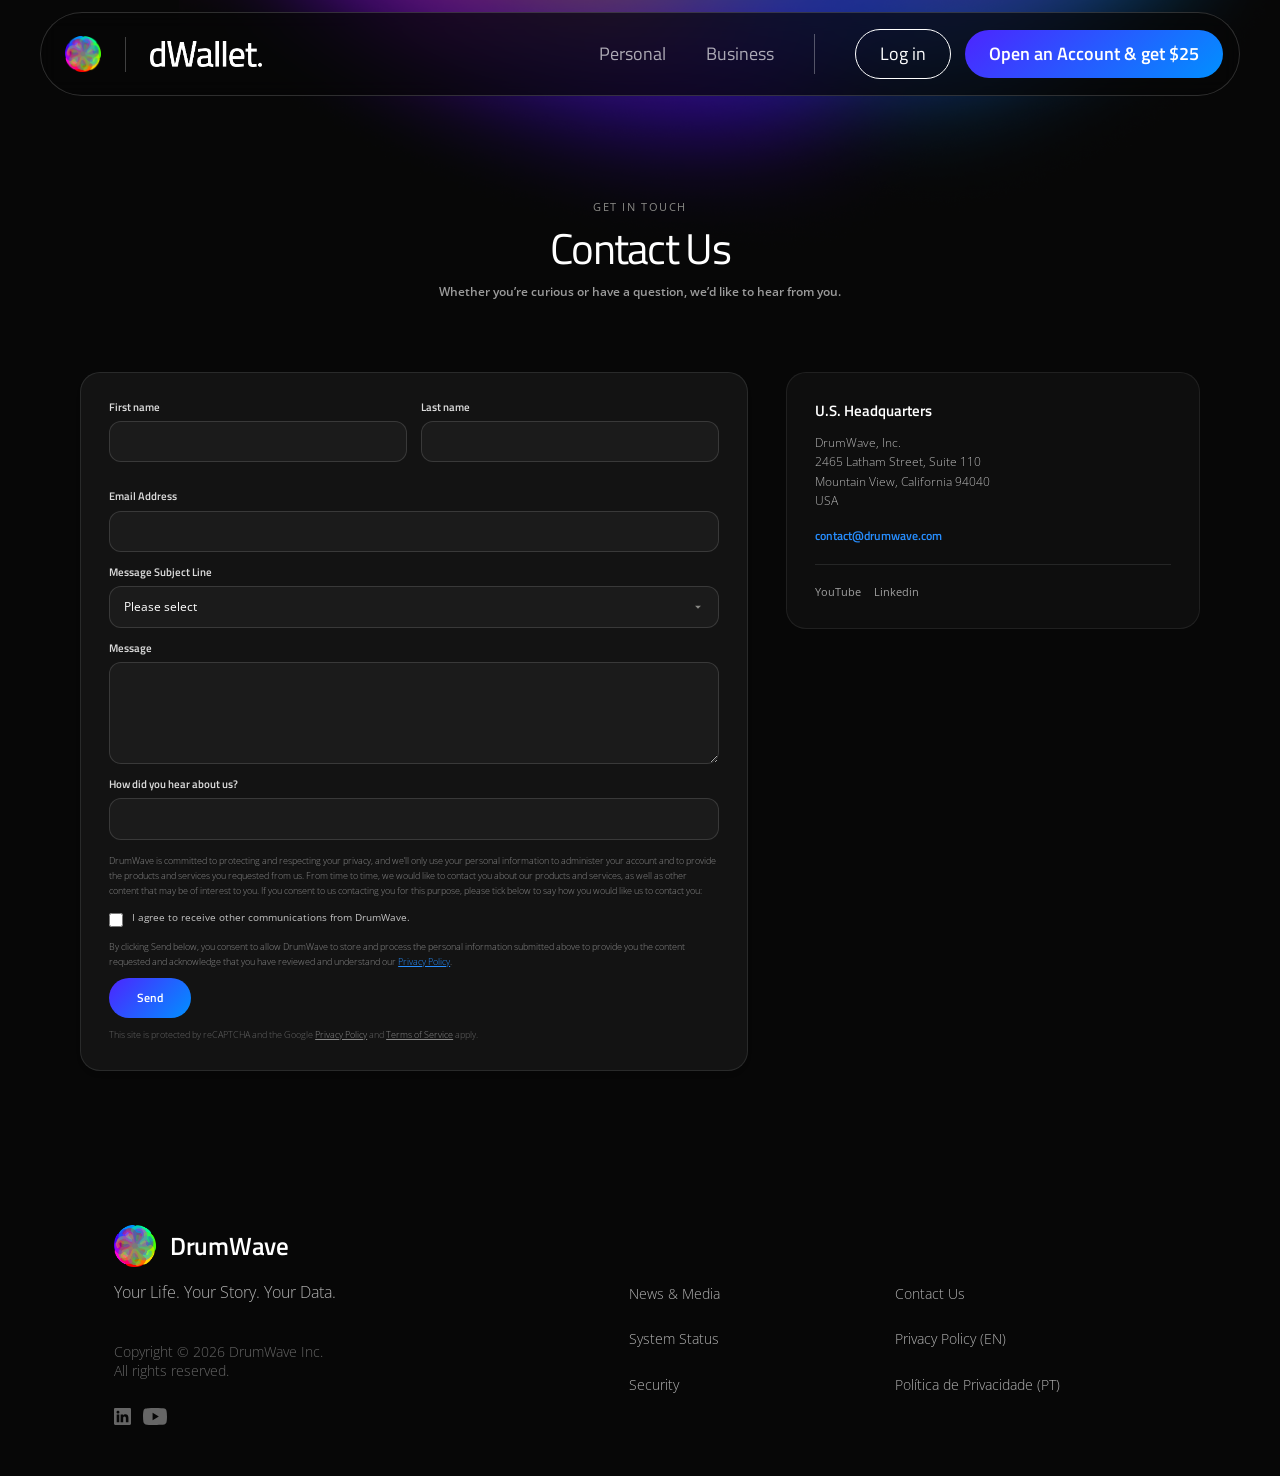
<file: contact.html>
<!doctype html>
<html lang="en">
<head>
<meta charset="utf-8">
<meta name="viewport" content="width=device-width, initial-scale=1">
<title>Contact DrumWave: Personal &amp; Business dWallet Support</title>
<meta name="description" content="Get in touch with DrumWave — for personal dWallet, business dWallet, Data Agent, or account questions. Our team responds to every inquiry from our U.S. headquarters.">
<meta name="robots" content="index, follow">
<link rel="canonical" href="https://drumwave.com/contact.html">
<meta name="google-site-verification" content="Uno11EyNkLUE6XqBr32cJUTJdfERnW0rC3Rj4m_h0rY">

<meta property="og:type" content="website">
<meta property="og:site_name" content="DrumWave">
<meta property="og:title" content="Contact DrumWave">
<meta property="og:description" content="Get in touch with DrumWave — for personal dWallet, business dWallet, Data Agent, or account questions.">
<meta property="og:url" content="https://drumwave.com/contact.html">
<meta property="og:image" content="https://drumwave.com/assets/img/android-chrome-512x512.png">
<meta property="og:image:width" content="512">
<meta property="og:image:height" content="512">
<meta property="og:image:alt" content="DrumWave logo">
<meta property="og:locale" content="en_US">
<meta name="twitter:card" content="summary">
<meta name="twitter:title" content="Contact DrumWave">
<meta name="twitter:description" content="Get in touch with DrumWave — for personal dWallet, business dWallet, Data Agent, or account questions.">
<meta name="twitter:image" content="https://drumwave.com/assets/img/android-chrome-512x512.png">

<!-- CookieScript consent banner -->
<script type="text/javascript" src="assets/js/cookiescript.js"></script>
<link rel="stylesheet" href="assets/css/cookiescript-custom.css">
<script type="text/javascript" src="assets/js/analytics.js"></script>
<script type="application/ld+json">
{
  "@context": "https://schema.org",
  "@type": "Organization",
  "name": "DrumWave",
  "url": "https://drumwave.com",
  "logo": "https://drumwave.com/assets/img/logo.png",
  "sameAs": [
    "https://linkedin.com/company/drumwave",
    "https://www.youtube.com/@Drumwave"
  ]
}
</script>
<script type="application/ld+json">
{
  "@context": "https://schema.org",
  "@type": "BreadcrumbList",
  "itemListElement": [
    { "@type": "ListItem", "position": 1, "name": "Home", "item": "https://drumwave.com/" },
    { "@type": "ListItem", "position": 2, "name": "Contact Us", "item": "https://drumwave.com/contact.html" }
  ]
}
</script>
<link rel="icon" type="image/png" sizes="32x32" href="assets/img/favicon-32x32.png">
<link rel="icon" type="image/png" sizes="16x16" href="assets/img/favicon-16x16.png">
<link rel="icon" href="assets/img/favicon.ico">
<link rel="apple-touch-icon" sizes="180x180" href="assets/img/apple-touch-icon.png">
<link rel="manifest" href="site.webmanifest">
<link rel="preconnect" href="https://fonts.googleapis.com">
<link rel="preconnect" href="https://fonts.gstatic.com" crossorigin>
<link href="https://fonts.googleapis.com/css2?family=Titillium+Web:wght@200;300;400;600;700&family=Open+Sans:wght@300;400;500;600;700&display=swap" rel="stylesheet">
<style>
:root{
  --ink:#070707;
  --bone:#F3F2EE;
  --cobalt:#1F5BFF;
  --accent:#278EFF;
  --mute:#8A8A86;
  --line:rgba(243,242,238,.14);
}
*{box-sizing:border-box;margin:0;padding:0}
html{background:var(--ink);color:var(--bone)}
body{
  font-family:'Open Sans',system-ui,-apple-system,sans-serif;
  font-weight:300;
  -webkit-font-smoothing:antialiased;
  -moz-osx-font-smoothing:grayscale;
  overflow-x:hidden;
  line-height:1.3;
}
img{display:block;user-select:none;-webkit-user-drag:none;max-width:100%}
a{color:inherit;text-decoration:none}
button{font:inherit;color:inherit;background:none;border:0;cursor:pointer}

.mono{
  font-family:'Open Sans',system-ui,sans-serif;
  font-size:11px;letter-spacing:.14em;text-transform:uppercase;
  color:var(--mute);font-weight:400;
}
.display{font-family:'Titillium Web',system-ui,sans-serif;font-weight:300;letter-spacing:-.025em;line-height:.98}

/* nav (shared with index.html / business.html) */
.nav{
  position:fixed;top:12px;left:50%;transform:translateX(-50%);z-index:50;
  width:min(1200px,94vw);height:84px;padding:16px 16px 16px 24px;
  display:flex;align-items:center;gap:40px;
  border:1px solid rgba(139,139,139,.3);border-radius:100px;
  background:rgba(7,7,7,.7);backdrop-filter:blur(10px);-webkit-backdrop-filter:blur(10px);
  font-family:'Titillium Web',system-ui,sans-serif;font-size:18px;line-height:1;
}
.nav .logo{display:flex;align-items:center;gap:24px;margin-right:auto}
.nav .logo img{width:36px;height:36px;display:block;object-fit:contain;flex:none}
.nav .logo .rule{width:1px;height:35px;background:rgba(153,153,153,.4);flex:none}
.nav .logo .wordmark{display:block;height:26px;width:auto}
.nav .links{display:flex;align-items:center;gap:40px}
.nav .links a{font-weight:400;color:rgba(255,255,255,.65);transition:color .25s,opacity .25s}
.nav .links a:hover{color:#fff}
.nav .links a.cur{font-weight:700;color:#fff;opacity:1}
.nav .sep{width:1px;height:40.5px;background:rgba(255,255,255,.3);flex:none}
.nav .ctas{display:flex;align-items:center;gap:14px}
.nav .pill{display:inline-flex;align-items:center;justify-content:center;white-space:nowrap;padding:12px 24px;border-radius:500px;border:.911px solid #fff;font-weight:400;line-height:24px;color:#fff;transition:background .25s,filter .25s,border-color .25s}
.nav .pill.p{border:none;border-radius:56px;font-weight:600;background:linear-gradient(138.73deg,#4B27FF 1.94%,#0091FF 100.59%)}
.nav .pill:hover{background:rgba(243,242,238,.12)}
.nav .pill.p:hover{background:linear-gradient(138.73deg,#4B27FF 1.94%,#0091FF 100.59%);filter:brightness(1.12)}

/* MOBILE MENU OVERLAY & MODAL (Figma exact match 4222-21393) */
.nav-toggle{
  display:none;align-items:center;justify-content:center;
  width:42px;height:42px;
  color:#FFF;background:none;border:none;
  cursor:pointer;transition:opacity .2s;flex:none;margin-left:auto;
}
.nav-toggle:hover{opacity:.75}

.mobile-menu-overlay{
  position:fixed;inset:0;z-index:9999;
  background:rgba(0,0,0,0.65);backdrop-filter:blur(10px);-webkit-backdrop-filter:blur(10px);
  display:flex;justify-content:center;align-items:flex-start;
  padding:16px;opacity:0;pointer-events:none;transition:opacity .25s ease;
}
.mobile-menu-overlay.is-open{
  opacity:1;pointer-events:auto;
}
.mobile-menu-card{
  width:100%;max-width:380px;
  background:#0D0D0D;border:1px solid rgba(255,255,255,0.15);
  border-radius:28px;padding:24px 24px 28px;
  box-shadow:0 24px 48px rgba(0,0,0,0.8);
  transform:translateY(-12px) scale(0.96);transition:transform .25s cubic-bezier(0.16,1,0.3,1);
}
.mobile-menu-overlay.is-open .mobile-menu-card{
  transform:translateY(0) scale(1);
}
.mobile-menu-head{
  display:flex;align-items:center;justify-content:space-between;
  margin-bottom:28px;padding-bottom:16px;border-bottom:1px solid rgba(255,255,255,0.08);
}
.mobile-menu-head .logo{display:flex;align-items:center;gap:14px}
.mobile-menu-head .logo .mark{width:28px;height:28px;object-fit:contain}
.mobile-menu-head .logo .rule{width:1px;height:24px;background:rgba(153,153,153,.4)}
.mobile-menu-head .logo .wordmark{height:16px;width:auto}
.mobile-menu-close{
  width:36px;height:36px;display:flex;align-items:center;justify-content:center;
  color:rgba(255,255,255,0.8);background:none;
  border:none;cursor:pointer;
  transition:color .2s;
}
.mobile-menu-close:hover{color:#FFF}
.mobile-menu-links{display:flex;flex-direction:column;gap:18px;margin-bottom:28px}
.mobile-menu-links a{
  font-family:'Titillium Web',system-ui,sans-serif;font-size:20px;font-weight:400;
  color:rgba(255,255,255,0.85);transition:color .2s;
}
.mobile-menu-links a.cur{font-weight:700;color:#FFF}
.mobile-menu-links a:hover{color:#FFF}
.mobile-menu-actions{display:flex;flex-direction:column;gap:12px}
.mobile-menu-actions .btn-login{
  display:flex;align-items:center;justify-content:center;
  width:100%;height:48px;border-radius:100px;border:1px solid #FFFFFF;
  font-family:'Titillium Web',sans-serif;font-size:16px;font-weight:400;color:#FFFFFF;
  transition:background .2s;
}
.mobile-menu-actions .btn-login:hover{background:rgba(255,255,255,0.12)}
.mobile-menu-actions .btn-account{
  display:flex;align-items:center;justify-content:center;
  width:100%;height:50px;border-radius:100px;border:none;
  background:linear-gradient(138.73deg,#4B27FF 1.94%,#0091FF 100.59%);
  font-family:'Titillium Web',sans-serif;font-size:16px;font-weight:600;color:#FFFFFF;
  transition:filter .2s;
}
.mobile-menu-actions .btn-account:hover{filter:brightness(1.12)}

@media (max-width:900px){
  /* ── MOBILE NAVIGATION HEADER PILL (Figma match) ── */
  .nav {
    gap: 0 !important;
    height: 52px !important;
    padding: 0 12px 0 16px !important;
    width: calc(100vw - 32px) !important;
    max-width: 420px !important;
    top: 14px !important;
    left: 50% !important;
    transform: translateX(-50%) !important;
    display: flex !important;
    align-items: center !important;
    justify-content: space-between !important;
    box-sizing: border-box !important;
    border-radius: 500px !important;
  }
  .nav .logo {
    display: flex !important;
    align-items: center !important;
    gap: 12px !important;
    margin-right: auto !important;
  }
  .nav .logo .mark {
    display: block !important;
    width: 28px !important;
    height: 28px !important;
    flex: none !important;
  }
  .nav .logo .rule {
    display: block !important;
    width: 1px !important;
    height: 18px !important;
    background: rgba(255,255,255,0.3) !important;
    flex: none !important;
  }
  .nav .logo .wordmark {
    display: block !important;
    height: 16px !important;
    width: auto !important;
    flex: none !important;
  }
  .nav .links, .nav .sep, .nav .ctas {
    display: none !important;
  }
  .nav-toggle {
    display: flex !important;
    align-items: center !important;
    justify-content: center !important;
    width: 36px !important;
    height: 36px !important;
    padding: 0 !important;
    margin-left: auto !important;
    color: rgba(255,255,255,0.8) !important;
    background: transparent !important;
    border: none !important;
    border-radius: 0 !important;
    box-shadow: none !important;
    flex: none !important;
    cursor: pointer !important;
  }
}

/* PAGE HERO */
#chero{position:relative;padding:15.6vw 0 3vw;background:var(--ink);text-align:center;overflow:hidden}
#chero::after{
  position:absolute;left:50%;bottom:-8.6vw;transform:translateX(-50%);
  width:122vw;height:65vw;background:radial-gradient(ellipse 65% 55% at 50% 100%, rgba(0,145,255,0.65) 0%, rgba(7,7,7,0) 75%);
  pointer-events:none;z-index:0;
}
#chero .orb{position:absolute;top:0;right:0;width:86vw;max-width:1584px;z-index:0;pointer-events:none;opacity:1;mix-blend-mode:screen;transform:scaleX(-1)}
#chero .eyebrow{position:relative;z-index:1}
#chero h1{position:relative;z-index:1;font-size:3.33vw;font-weight:400;letter-spacing:-.1333vw;line-height:0.93;color:#FFF;margin-top:1.2vw}
#chero .sub{position:relative;z-index:1;max-width:560px;margin:1.2vw auto 0;font-family:'Open Sans',sans-serif;font-size:.9375vw;font-weight:600;color:rgba(255,255,255,.6)}

/* CONTACT LAYOUT */
#contact{position:relative;background:var(--ink);padding:2.6vw 5vw 8vw;overflow:hidden}
#contact .wrap{position:relative;z-index:1;max-width:1120px;margin:0 auto;display:grid;grid-template-columns:1fr .62fr;gap:3vw;align-items:start}

/* FORM CARD */
.cform{
  padding:2.2vw;border-radius:20px;background:rgba(255,255,255,0.05);
  border:1px solid rgba(237,240,242,0.1);box-shadow:0px 4px 8px 0px rgba(0,0,0,0.02);
}
.cform .row{display:grid;grid-template-columns:1fr 1fr;gap:1.1vw;margin-bottom:1.1vw}
.cform .field{display:flex;flex-direction:column;gap:.5vw;margin-bottom:1.1vw}
.cform .field.full{grid-column:1 / -1}
.cform label{font-family:'Titillium Web',sans-serif;font-weight:600;font-size:.83vw;color:rgba(255,255,255,.85)}
.cform input,.cform select,.cform textarea{
  width:100%;padding:.95vw 1.1vw;border-radius:12px;border:1px solid rgba(237,240,242,.14);
  background:#1B1B1B;color:#FFF;font-family:'Open Sans',sans-serif;font-size:.9vw;font-weight:400;
}
.cform select{appearance:none;-webkit-appearance:none;
  background-image:url("data:image/svg+xml,%3Csvg xmlns='http://www.w3.org/2000/svg' viewBox='0 -960 960 960' fill='%238A8A86'%3E%3Cpath d='M480-360 280-560h400L480-360Z'/%3E%3C/svg%3E");
  background-repeat:no-repeat;background-position:right 1vw center;background-size:1.1vw;padding-right:2.6vw;
}
.cform select option{background:#1B1B1B;color:#FFF}
.cform textarea{resize:vertical;min-height:8vw;font-family:'Open Sans',sans-serif}
.cform input::placeholder,.cform textarea::placeholder{color:rgba(255,255,255,.35)}
.cform input:focus,.cform select:focus,.cform textarea:focus{outline:none;border-color:var(--accent)}
.cform .consent{display:flex;flex-direction:column;gap:1vw;margin-top:.4vw}
.cform .consent p{font-family:'Open Sans',sans-serif;font-size:.73vw;line-height:1.6;color:rgba(255,255,255,.5)}
.cform .checkline{display:flex;align-items:flex-start;gap:.7vw}
.cform .checkline input[type="checkbox"]{width:1.1vw;height:1.1vw;flex:none;margin-top:.15vw;accent-color:var(--accent)}
.cform .checkline label{font-family:'Open Sans',sans-serif;font-weight:400;font-size:.8vw;color:rgba(255,255,255,.75)}
.cform .submit{
  margin-top:.6vw;padding:.95vw 2.2vw;border-radius:56px;border:0;color:#FFF;cursor:pointer;
  font-family:'Titillium Web',sans-serif;font-weight:600;font-size:.9375vw;width:fit-content;
  background:linear-gradient(132deg,#4B27FF 1.9%,#0091FF 100.6%);transition:filter .25s;
}
.cform .submit:hover,.cform .submit:focus-visible{filter:brightness(1.12);outline:none}
.cform .status{margin-top:1vw;font-family:'Open Sans',sans-serif;font-size:.83vw;color:var(--accent);display:none}
.cform .status.on{display:block}
.cform .hp-field{position:absolute;left:-9999px;top:-9999px;width:1px;height:1px;overflow:hidden}
.cform .recaptcha-disclosure{margin-top:.8vw;font-family:'Open Sans',sans-serif;font-size:.7vw;line-height:1.5;color:rgba(255,255,255,.35)}
.cform .recaptcha-disclosure a{color:rgba(255,255,255,.5);text-decoration:underline}
.grecaptcha-badge{visibility:hidden}

/* SIDE INFO */
.cinfo{padding:2.2vw;border-radius:20px;background:rgba(255,255,255,0.03);border:1px solid rgba(237,240,242,0.08)}
.cinfo h2{font-family:'Titillium Web',sans-serif;font-weight:600;font-size:1.15vw;color:#FFF;margin-bottom:1vw}
.cinfo address{font-style:normal;font-family:'Open Sans',sans-serif;font-size:.9vw;line-height:1.7;color:rgba(255,255,255,.7)}
.cinfo .email{display:block;margin-top:1.4vw;font-family:'Titillium Web',sans-serif;font-weight:600;font-size:.9vw;color:var(--accent)}
.cinfo .email:hover{text-decoration:underline}
.cinfo hr{border:0;border-top:1px solid rgba(237,240,242,.1);margin:1.6vw 0}
.cinfo .social-row{display:flex;gap:1vw}
.cinfo .social-row a{font-family:'Open Sans',sans-serif;font-weight:400;font-size:.83vw;color:rgba(255,255,255,.6)}
.cinfo .social-row a:hover{color:#FFF}

/* FOOTER (shared pattern, matches index.html's site-footer) */
.site-footer{position:relative;z-index:2;display:grid;grid-template-columns:40.27vw 20.74vw 1fr;gap:0;padding:4.06vw 8.9vw 4vw;
  background:var(--ink)}
.site-footer .foot-social{display:flex;align-items:center;gap:.89vw;margin-top:27px}
.site-footer .foot-social a{display:block;opacity:1;transition:opacity .25s}
.site-footer .foot-social a:hover{opacity:.65}
.site-footer .foot-social img{display:block;height:1.354vw;min-height:16px;width:auto}
.site-footer .foot-logo{display:flex;align-items:center;gap:14px}
.site-footer .foot-logo img{width:42px;height:42px;object-fit:contain}
.site-footer .foot-logo b{font-family:'Titillium Web',sans-serif;font-weight:600;font-size:25px;letter-spacing:-.01em;color:#fff}
.site-footer .foot-tag{margin-top:16px;font-family:'Open Sans',sans-serif;font-size:clamp(1rem,1.04vw,1.25rem);line-height:1.2;color:#B4B4B4}
.site-footer .foot-copy{margin-top:40px;max-width:282px;font-family:'Open Sans',sans-serif;font-size:clamp(.9rem,.94vw,1.125rem);line-height:1.34;color:#666}
.site-footer .foot-col{max-width:292px;margin-top:58px}
.site-footer .foot-h{font-family:'Open Sans',sans-serif;font-weight:700;font-size:clamp(.9rem,.94vw,1.125rem);line-height:1.2;color:#E3E3E3}
.site-footer .foot-col a{display:block;margin-top:24px;font-family:'Open Sans',sans-serif;font-size:clamp(.9rem,.94vw,1.125rem);line-height:1.5;color:#B4B4B4;transition:color .25s}
.site-footer .foot-col a:first-child{margin-top:0}
.site-footer .foot-col a:hover{color:#fff}

@media (max-width:900px){
  #chero{padding:120px 5vw 32px}
  #chero h1{font-size:clamp(2rem,8vw,2.8rem);margin-top:12px}
  #chero .sub{font-size:15px;line-height:1.5;margin-top:12px}

  #contact{padding:24px 5vw 60px}
  #contact .wrap{grid-template-columns:1fr;gap:32px}
  .cform{padding:20px}
  .cform .row{grid-template-columns:1fr;gap:0;margin-bottom:0}
  .cform .field{gap:6px;margin-bottom:16px}
  .cform label{font-size:14px;line-height:1.3}
  .cform input,.cform select,.cform textarea{font-size:16px;padding:14px 16px;min-height:48px;border-radius:10px}
  .cform textarea{min-height:120px;padding:12px 16px}
  .cform select{background-position:right 14px center;background-size:14px;padding-right:40px}
  .cform .checkline{gap:12px;align-items:flex-start;padding:6px 0}
  .cform .checkline input[type="checkbox"]{width:20px;height:20px;margin-top:2px;flex:none}
  .cform .checkline label{font-size:14px;line-height:1.4}
  .cform .consent{gap:16px;margin-top:8px;margin-bottom:8px}
  .cform .consent p{font-size:13px;line-height:1.6}
  .cform .submit{font-size:16px;padding:14px 28px;width:100%;min-height:48px;display:flex;align-items:center;justify-content:center;margin-top:24px;margin-bottom:20px}
  .cform .status{font-size:14px;margin-bottom:8px}
  .cform .recaptcha-disclosure{font-size:12px;line-height:1.5;margin-top:16px}
  .cinfo{padding:24px 20px}
  .cinfo h2{font-size:20px;margin-bottom:12px}
  .cinfo address{font-size:15px;line-height:1.6}
  .cinfo .email{font-size:16px;margin-top:16px}
  .cinfo hr{margin:20px 0}
  .cinfo .social-row{gap:16px}
  .cinfo .social-row a{font-size:15px;padding:6px 0}

  .site-footer{display:flex;flex-direction:column;gap:0;padding-bottom:48px}
  .disclosures{padding:40px 8.9vw 40px 8.54vw}
  .site-footer .foot-copy{margin-top:40px}
  .site-footer .foot-social{margin-top:24px;gap:20px}
  .site-footer .foot-col{margin-top:0;display:flex;flex-direction:column}
  .site-footer .foot-col:first-of-type{margin-top:40px}
  .site-footer .foot-col a{margin-top:24px}
  .site-footer .foot-col a:first-child{margin-top:24px}
  .site-footer .foot-col:first-of-type a:first-child{margin-top:0}
}
</style>
</head>
<body>

<header class="nav" aria-label="dWallet">
  <a class="logo" href="index.html">
    <img class="mark" src="assets/img/logo.png" alt="" width="36" height="36">
    <span class="rule" aria-hidden="true"></span>
    <img class="wordmark" src="assets/img/dwallet-wordmark.png" alt="dWallet" width="112" height="26">
  </a>
  <nav class="links">
    <a href="index.html#dsp">Personal</a>
    <a href="business.html">Business</a>
  </nav>
  <span class="sep" aria-hidden="true"></span>
  <div class="ctas">
    <a class="pill" href="https://personal.drumwave.com/sign-in">Log in</a>
    <a class="pill p" href="https://personal.drumwave.com/offers/66aecb1e-740a-4d95-aa7a-f530689ffe89">Open an Account &amp; get $25</a>
  </div>
  <button class="nav-toggle" id="navToggle" aria-label="Open menu" onclick="document.getElementById('mobileMenuOverlay').classList.add('is-open');document.body.style.overflow='hidden';">
    <svg width="20" height="14" viewBox="0 0 20 14" fill="none" xmlns="http://www.w3.org/2000/svg">
      <path d="M1 1H19M1 7H19M1 13H19" stroke="currentColor" stroke-width="2" stroke-linecap="round"/>
    </svg>
  </button>
</header>

<!-- MOBILE MENU OVERLAY & MODAL (Figma exact match 4222-21393) -->
<div class="mobile-menu-overlay" id="mobileMenuOverlay">
  <div class="mobile-menu-card">
    <div class="mobile-menu-head">
      <a class="logo" href="index.html">
        <img class="mark" src="assets/img/logo.png" alt="" width="28" height="28">
        <span class="rule" aria-hidden="true"></span>
        <img class="wordmark" src="assets/img/dwallet-wordmark.png" alt="dWallet" width="72" height="16">
      </a>
      <button class="mobile-menu-close" id="mobileMenuClose" aria-label="Close menu" onclick="document.getElementById('mobileMenuOverlay').classList.remove('is-open');document.body.style.overflow='';">
        <svg width="14" height="14" viewBox="0 0 14 14" fill="none" xmlns="http://www.w3.org/2000/svg">
          <path d="M1 1L13 13M1 13L13 1" stroke="currentColor" stroke-width="2" stroke-linecap="round"/>
        </svg>
      </button>
    </div>
    <div class="mobile-menu-links">
      <a href="index.html#dsp">Personal</a>
      <a href="business.html">Business</a>
    </div>
    <div class="mobile-menu-actions">
      <a class="btn-login" href="https://personal.drumwave.com/sign-in">Log in</a>
      <a class="btn-account" href="https://personal.drumwave.com/offers/66aecb1e-740a-4d95-aa7a-f530689ffe89">Open an Account &amp; get $25</a>
    </div>
  </div>
</div>

<!-- HERO -->
<section id="chero" aria-label="Contact Us">
  <img class="orb" src="assets/img/personal/dsp-glow-orb.png" alt="">
  <div class="eyebrow mono">GET IN TOUCH</div>
  <h1 class="display">Contact Us</h1>
  <p class="sub">Whether you&rsquo;re curious or have a question, we&rsquo;d like to hear from you.</p>
</section>

<!-- CONTACT -->
<section id="contact" aria-label="Contact form">
  <div class="wrap">
    <form class="cform" id="contact-form">
      <div class="row">
        <div class="field">
          <label for="cf-first">First name</label>
          <input type="text" id="cf-first" name="first_name" autocomplete="given-name" required>
        </div>
        <div class="field">
          <label for="cf-last">Last name</label>
          <input type="text" id="cf-last" name="last_name" autocomplete="family-name" required>
        </div>
      </div>

      <div class="field">
        <label for="cf-email">Email Address</label>
        <input type="email" id="cf-email" name="email" autocomplete="email" required>
      </div>

      <div class="field">
        <label for="cf-subject">Message Subject Line</label>
        <select id="cf-subject" name="subject" required>
          <option value="" disabled selected>Please select</option>
          <option>I&rsquo;m interested in a Personal dWallet&reg;</option>
          <option>I&rsquo;m interested in a Business dWallet&reg;</option>
          <option>I&rsquo;m interested in dWallet for Enterprise</option>
          <option>I have an issue with my account</option>
          <option>I have a different question</option>
        </select>
      </div>

      <div class="field">
        <label for="cf-message">Message</label>
        <textarea id="cf-message" name="message" required></textarea>
      </div>

      <div class="field">
        <label for="cf-source">How did you hear about us?</label>
        <input type="text" id="cf-source" name="source">
      </div>

      <div class="hp-field" aria-hidden="true">
        <label for="cf-hp">Leave this field empty</label>
        <input type="text" id="cf-hp" name="hp_website" tabindex="-1" autocomplete="off">
      </div>

      <div class="consent">
        <p>DrumWave is committed to protecting and respecting your privacy, and we&rsquo;ll only use your personal information to administer your account and to provide the products and services you requested from us. From time to time, we would like to contact you about our products and services, as well as other content that may be of interest to you. If you consent to us contacting you for this purpose, please tick below to say how you would like us to contact you:</p>
        <div class="checkline">
          <input type="checkbox" id="cf-consent" name="marketing_consent">
          <label for="cf-consent">I agree to receive other communications from DrumWave.</label>
        </div>
        <p>By clicking Send below, you consent to allow DrumWave to store and process the personal information submitted above to provide you the content requested and acknowledge that you have reviewed and understand our <a href="privacy-policy.html" style="color:var(--accent);text-decoration:underline">Privacy Policy</a>.</p>
      </div>

      <button class="submit" type="submit">Send</button>
      <p class="status" id="cf-status">Thanks for reaching out &mdash; we&rsquo;ll be in touch soon.</p>
      <p class="recaptcha-disclosure">This site is protected by reCAPTCHA and the Google <a href="https://policies.google.com/privacy" target="_blank" rel="noopener">Privacy Policy</a> and <a href="https://policies.google.com/terms" target="_blank" rel="noopener">Terms of Service</a> apply.</p>
    </form>

    <aside class="cinfo">
      <h2>U.S. Headquarters</h2>
      <address>
        DrumWave, Inc.<br>
        2465 Latham Street, Suite 110<br>
        Mountain View, California 94040<br>
        USA
      </address>
      <a class="email" href="mailto:contact@drumwave.com">contact@drumwave.com</a>
      <hr>
      <div class="social-row">
        <a href="https://www.youtube.com/@Drumwave" target="_blank" rel="noopener">YouTube</a>
        <a href="https://www.linkedin.com/company/drumwave" target="_blank" rel="noopener">Linkedin</a>
      </div>
    </aside>
  </div>
</section>

<!-- FOOTER -->
<footer class="site-footer">
  <div>
    <div class="foot-logo"><img src="assets/img/logo.png" alt="" width="42" height="42"><b>DrumWave</b></div>
    <p class="foot-tag">Your Life. Your Story. Your Data.</p>
    <p class="foot-copy">Copyright &copy; 2026 DrumWave Inc.<br>All rights reserved.</p>
    <div class="foot-social">
      <a href="https://linkedin.com/company/drumwave" target="_blank" rel="noopener" aria-label="DrumWave on LinkedIn"><img src="assets/img/icon-linkedin.svg" alt="" loading="lazy"></a>
      <a href="https://youtube.com/@drumwave" target="_blank" rel="noopener" aria-label="DrumWave on YouTube"><img src="assets/img/icon-youtube.svg" alt="" loading="lazy"></a>
    </div>
  </div>
  <div class="foot-col">
    <a href="resources.html">News &amp; Media</a>
    <a href="https://status.drumwave.com/" target="_blank" rel="noopener">System Status</a>
    <a href="https://trust.drumwave.com/" target="_blank" rel="noopener">Security</a>
  </div>
  <div class="foot-col">
    <a href="contact.html">Contact Us</a>
    <a href="privacy-policy.html">Privacy Policy (EN)</a>
    <a href="politica-de-privacidade.html">Pol&iacute;tica de Privacidade (PT)</a>
  </div>
</footer>

<script>
(function(){
  const HUBSPOT_PORTAL_ID = '45485180';
  const HUBSPOT_FORM_GUID = '0405692e-4885-4218-b038-731f1ea6fe82';
  const HUBSPOT_ENDPOINT = `https://api.hsforms.com/submissions/v3/integration/submit/${HUBSPOT_PORTAL_ID}/${HUBSPOT_FORM_GUID}`;
  const MARKETING_CONSENT_TEXT = 'I agree to receive other communications from DrumWave.';
  const PROCESS_CONSENT_TEXT = 'By clicking Send below, you consent to allow DrumWave to store and process the personal information submitted above to provide you the content requested and acknowledge that you have reviewed and understand our Privacy Policy.';

  const RECAPTCHA_SITE_KEY = '6LeqGLEtAAAAAPwGpgbsue4F0-P5M0SC3DQiTNiQ';
  const RECAPTCHA_PROXY_ENDPOINT = 'https://dh3981f8v1.execute-api.us-east-1.amazonaws.com/contact-submit';
  const RECAPTCHA_ACTION = 'contact_form_submit';
  const recaptchaEnabled = Boolean(RECAPTCHA_SITE_KEY && RECAPTCHA_PROXY_ENDPOINT);

  if(recaptchaEnabled){
    const rc = document.createElement('script');
    rc.src = `https://www.google.com/recaptcha/api.js?render=${RECAPTCHA_SITE_KEY}`;
    document.head.appendChild(rc);
  }

  function getRecaptchaToken(){
    if(!recaptchaEnabled) return Promise.resolve(null);
    return new Promise(function(resolve, reject){
      const start = Date.now();
      (function waitForGrecaptcha(){
        if(window.grecaptcha && window.grecaptcha.execute){
          window.grecaptcha.ready(function(){
            window.grecaptcha.execute(RECAPTCHA_SITE_KEY, { action: RECAPTCHA_ACTION })
              .then(resolve).catch(reject);
          });
        }else if(Date.now() - start > 5000){
          reject(new Error('recaptcha_load_timeout'));
        }else{
          setTimeout(waitForGrecaptcha, 100);
        }
      })();
    });
  }

  const DISPOSABLE_EMAIL_DOMAINS = [
    'mailinator.com','tempmail.com','temp-mail.org','guerrillamail.com','10minutemail.com',
    'throwawaymail.com','yopmail.com','trashmail.com','getnada.com','fakeinbox.com',
    'dispostable.com','mailnesia.com','maildrop.cc','sharklasers.com'
  ];
  const SUBMIT_COOLDOWN_MS = 30000;
  const RATE_LIMIT_KEY = 'dw_contact_last_submit';
  const HTML_OR_LINK_PATTERN = /<[a-z][\s\S]*>|https?:\/\/|www\./i;

  function getHubspotCookie(){
    const match = document.cookie.match(/(?:^|;\s*)hubspotutk=([^;]+)/);
    return match ? match[1] : undefined;
  }

  function isDisposableEmail(email){
    const domain = (email.split('@')[1] || '').toLowerCase();
    return DISPOSABLE_EMAIL_DOMAINS.includes(domain);
  }

  function isRateLimited(){
    try{
      const last = Number(localStorage.getItem(RATE_LIMIT_KEY) || 0);
      return (Date.now() - last) < SUBMIT_COOLDOWN_MS;
    }catch(err){
      return false;
    }
  }

  function markSubmitted(){
    try{ localStorage.setItem(RATE_LIMIT_KEY, String(Date.now())); }catch(err){}
  }

  const form = document.getElementById('contact-form');
  const status = document.getElementById('cf-status');
  const formLoadedAt = Date.now();

  form.addEventListener('submit', function(e){
    e.preventDefault();

    const data = new FormData(form);
    const consentChecked = document.getElementById('cf-consent').checked;
    const submitBtn = form.querySelector('.submit');

    // Honeypot: bots that fill every field trip this hidden trap.
    if((data.get('hp_website') || '').trim() !== ''){
      status.textContent = "Thanks for reaching out — we'll be in touch soon.";
      status.classList.add('on');
      form.reset();
      return;
    }

    // Submissions faster than a human can plausibly fill the form are dropped silently.
    if(Date.now() - formLoadedAt < 2500){
      return;
    }

    if(isRateLimited()){
      status.textContent = "You've already sent a message recently — please wait a moment before trying again.";
      status.classList.add('on');
      return;
    }

    const email = (data.get('email') || '').trim();
    if(isDisposableEmail(email)){
      status.textContent = "Please use a permanent email address so we can get back to you.";
      status.classList.add('on');
      return;
    }

    const message = (data.get('message') || '').trim();
    if(HTML_OR_LINK_PATTERN.test(message)){
      status.textContent = "Please remove links or HTML from your message and try again.";
      status.classList.add('on');
      return;
    }

    const contactFields = {
      firstname: data.get('first_name') || '',
      lastname: data.get('last_name') || '',
      email: data.get('email') || '',
      message_subject_line: data.get('subject') || '',
      message: data.get('message') || '',
      how_did_you_hear_about_us_: data.get('source') || '',
      marketingConsent: consentChecked,
      hutk: getHubspotCookie(),
      pageUri: window.location.href,
      pageName: document.title
    };

    submitBtn.disabled = true;

    getRecaptchaToken()
      .catch(function(err){
        console.error('reCAPTCHA token request failed, falling back to direct HubSpot submission:', err);
        return null;
      })
      .then(function(recaptchaToken){
        if(recaptchaEnabled && recaptchaToken){
          return fetch(RECAPTCHA_PROXY_ENDPOINT, {
            method: 'POST',
            headers: { 'Content-Type': 'application/json' },
            body: JSON.stringify({ recaptchaToken: recaptchaToken, contact: contactFields })
          });
        }

        // Submitting straight to HubSpot, bypassing reCAPTCHA verification —
        // track it so the fallback rate is visible instead of silent.
        if(window.posthog && typeof window.posthog.capture === 'function'){
          window.posthog.capture('contact_form_recaptcha_fallback', {
            recaptcha_enabled: recaptchaEnabled,
            had_token: Boolean(recaptchaToken)
          });
        }

        const payload = {
          fields: [
            { name: 'firstname', value: contactFields.firstname },
            { name: 'lastname', value: contactFields.lastname },
            { name: 'email', value: contactFields.email },
            { name: 'message_subject_line', value: contactFields.message_subject_line },
            { name: 'message', value: contactFields.message },
            { name: 'how_did_you_hear_about_us_', value: contactFields.how_did_you_hear_about_us_ }
          ],
          context: {
            hutk: contactFields.hutk,
            pageUri: contactFields.pageUri,
            pageName: contactFields.pageName
          },
          legalConsentOptions: {
            consent: {
              consentToProcess: true,
              text: PROCESS_CONSENT_TEXT,
              communications: [
                {
                  value: contactFields.marketingConsent,
                  subscriptionTypeId: 310392606,
                  text: MARKETING_CONSENT_TEXT
                }
              ]
            }
          }
        };

        return fetch(HUBSPOT_ENDPOINT, {
          method: 'POST',
          headers: { 'Content-Type': 'application/json' },
          body: JSON.stringify(payload)
        });
      })
      .then(function(res){
        if(!res.ok) return res.json().then(function(err){ throw err; });
        markSubmitted();
        status.textContent = "Thanks for reaching out — we'll be in touch soon.";
        status.classList.add('on');
        form.reset();
      })
      .catch(function(err){
        console.error('Form submission failed:', err);
        status.textContent = "Something went wrong sending your message. Please try again or email us directly.";
        status.classList.add('on');
      })
      .finally(function(){
        submitBtn.disabled = false;
      });
  });
})();
</script>

<script>
(function(){
  const navToggle = document.getElementById('navToggle');
  const mobileMenuOverlay = document.getElementById('mobileMenuOverlay');
  const mobileMenuClose = document.getElementById('mobileMenuClose');

  if(navToggle && mobileMenuOverlay){
    function openMenu(){
      mobileMenuOverlay.classList.add('is-open');
      document.body.style.overflow = 'hidden';
    }
    function closeMenu(){
      mobileMenuOverlay.classList.remove('is-open');
      document.body.style.overflow = '';
    }

    navToggle.addEventListener('click', openMenu);
    if(mobileMenuClose) mobileMenuClose.addEventListener('click', closeMenu);
    mobileMenuOverlay.addEventListener('click', function(e){
      if(e.target === mobileMenuOverlay) closeMenu();
    });
    document.addEventListener('keydown', function(e){
      if(e.key === 'Escape' && mobileMenuOverlay.classList.contains('is-open')) closeMenu();
    });
  }
})();
</script>
</body>
</html>
</file>
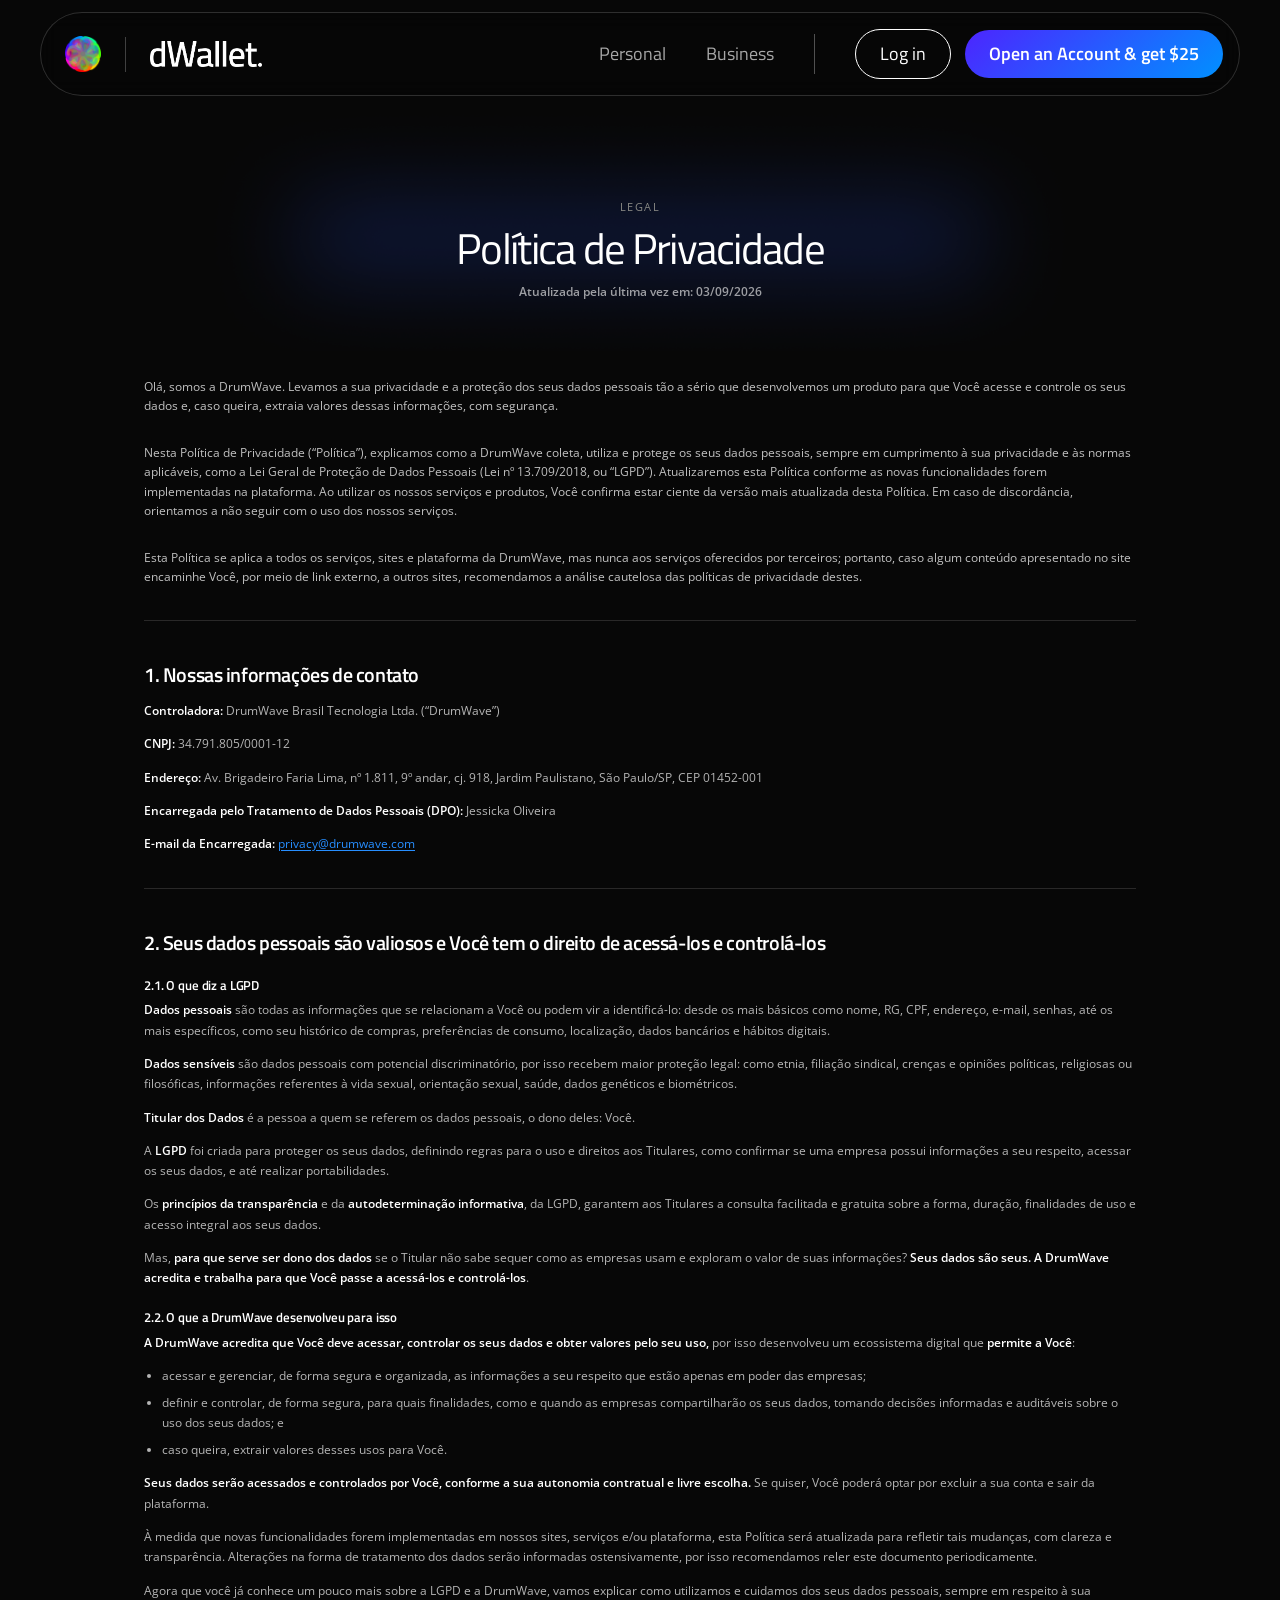
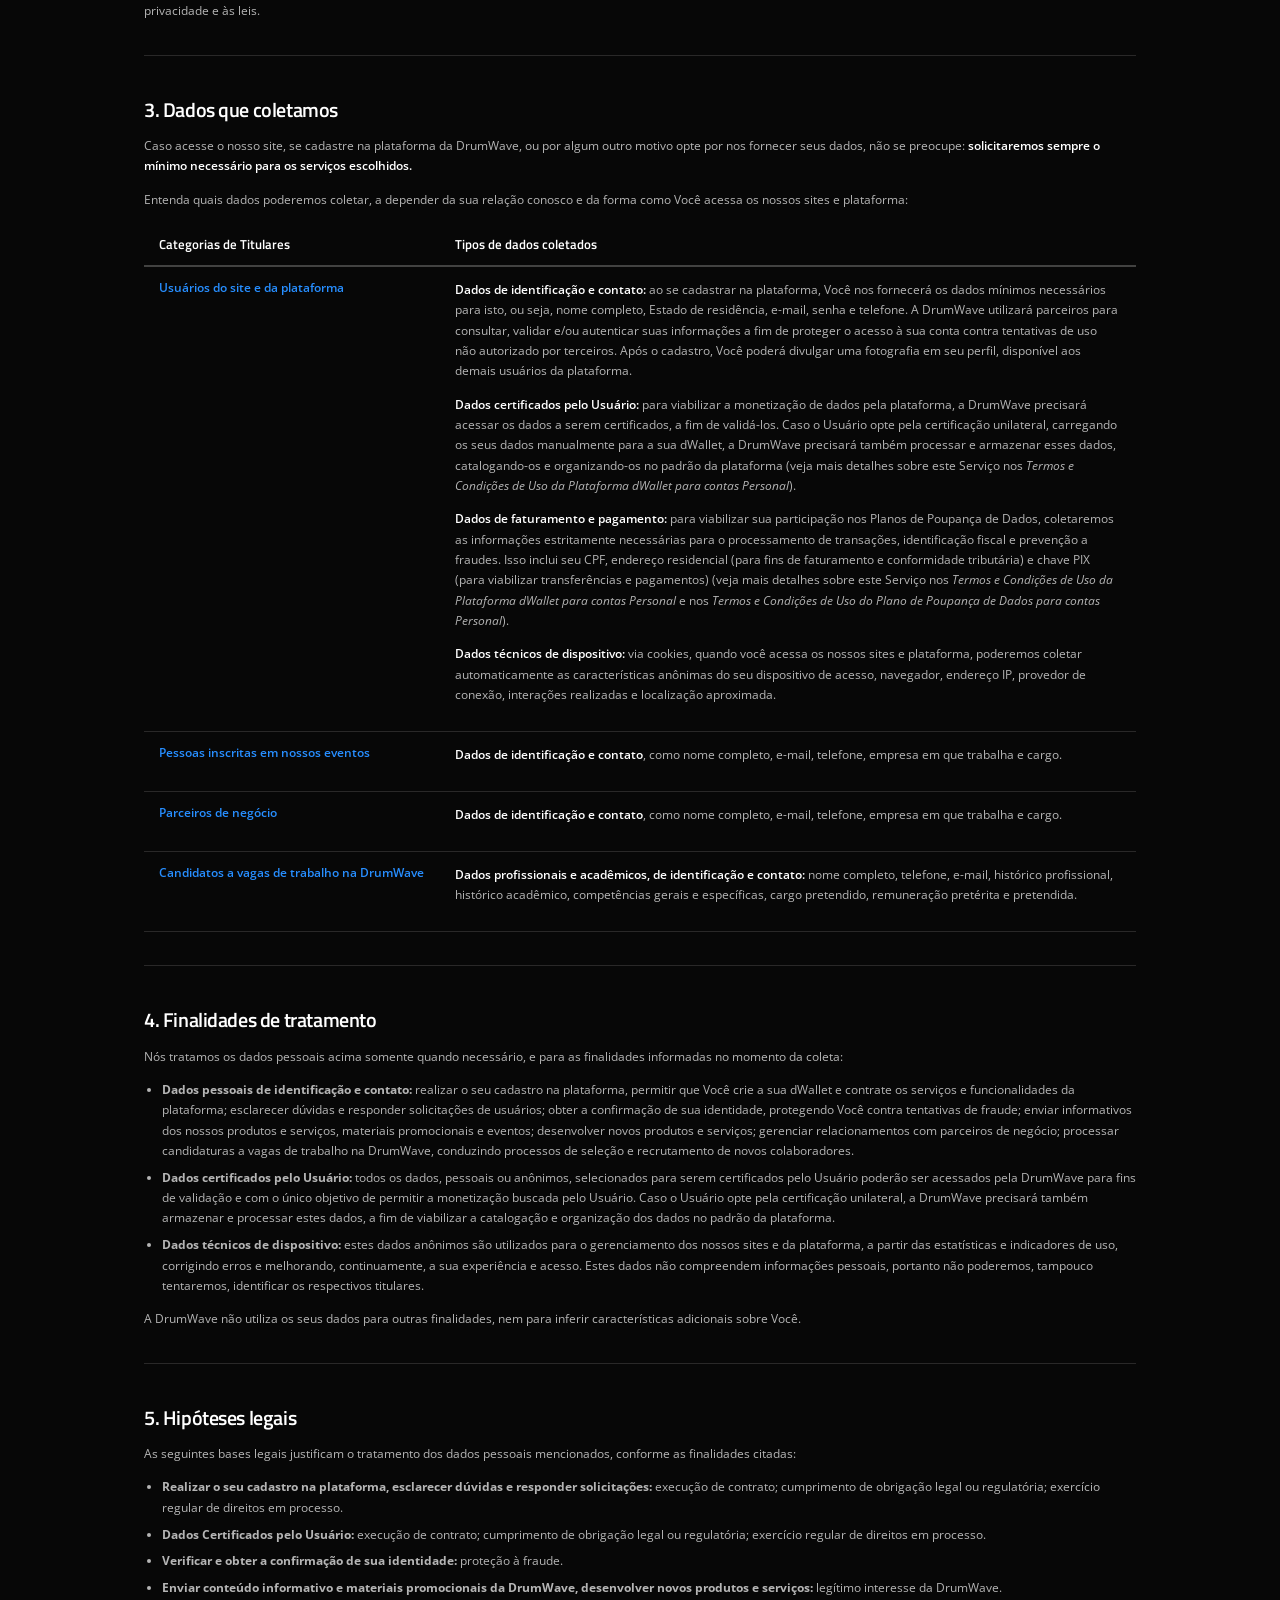
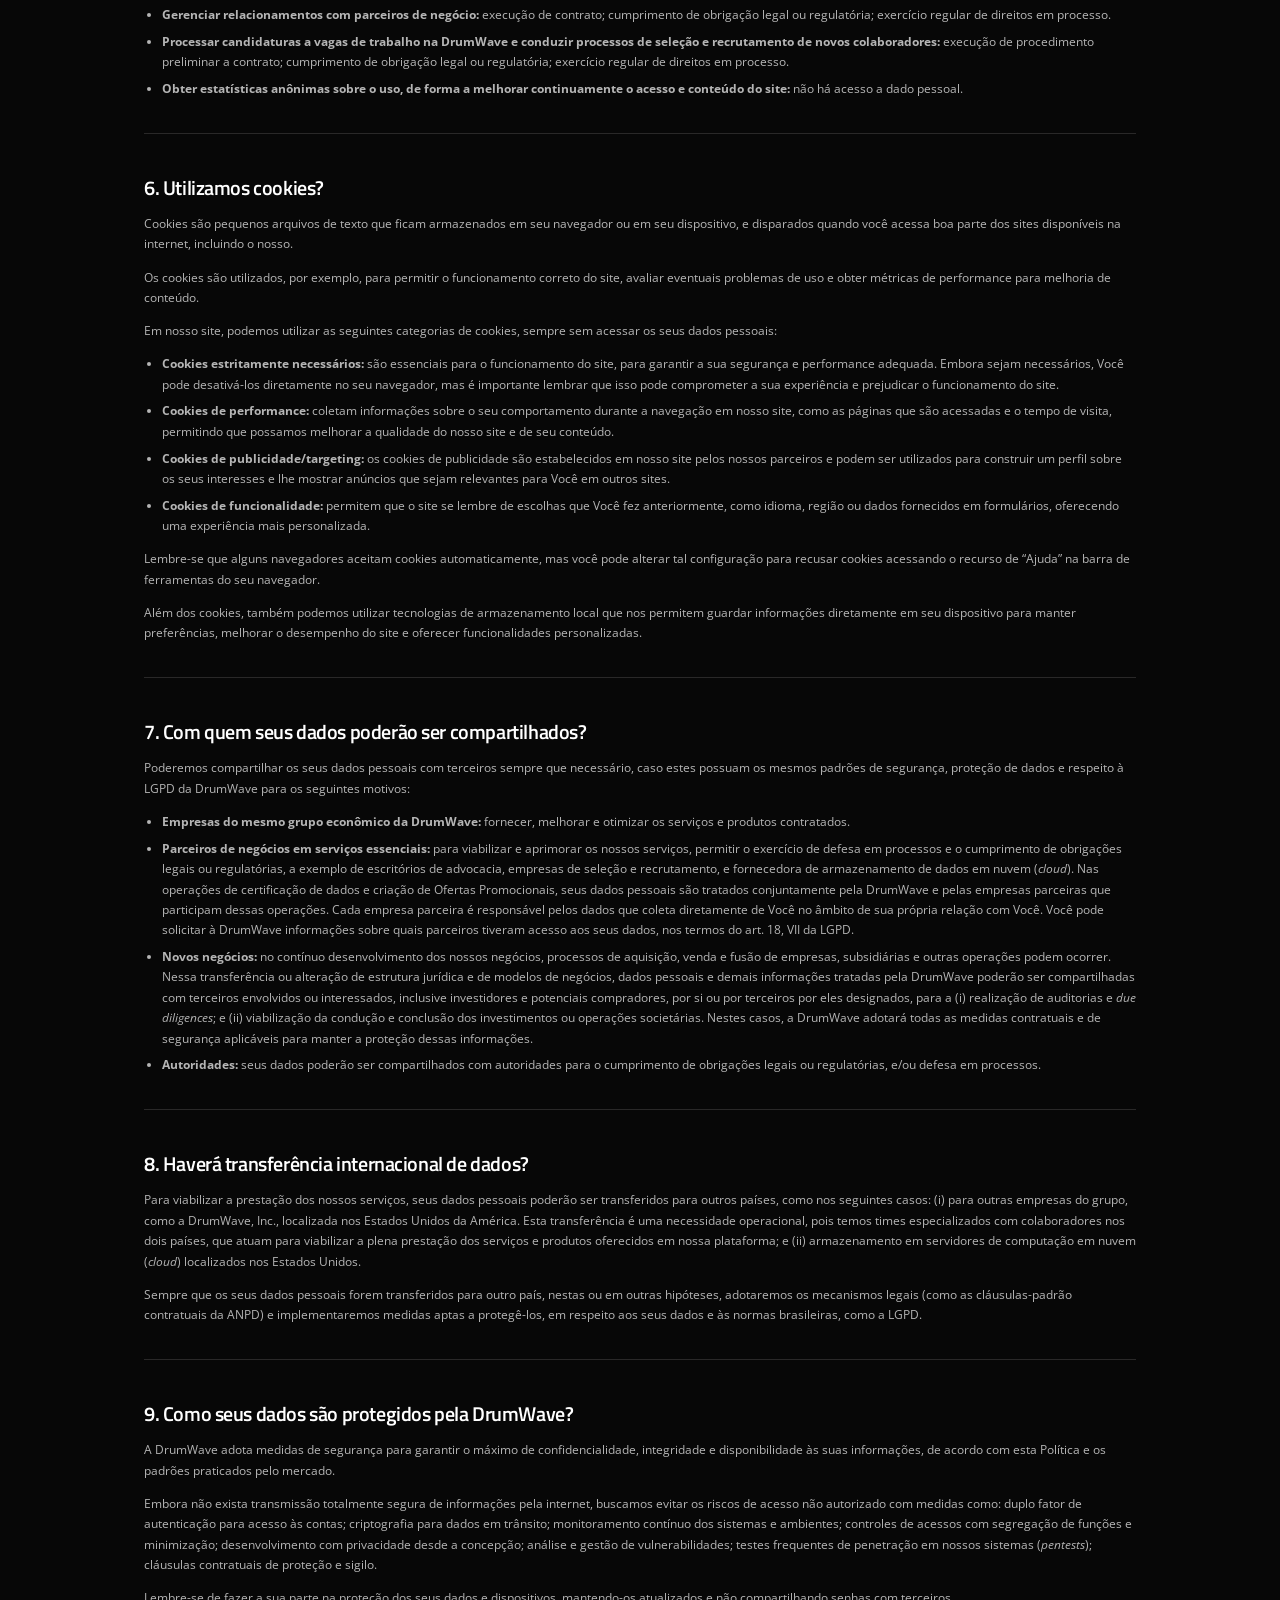
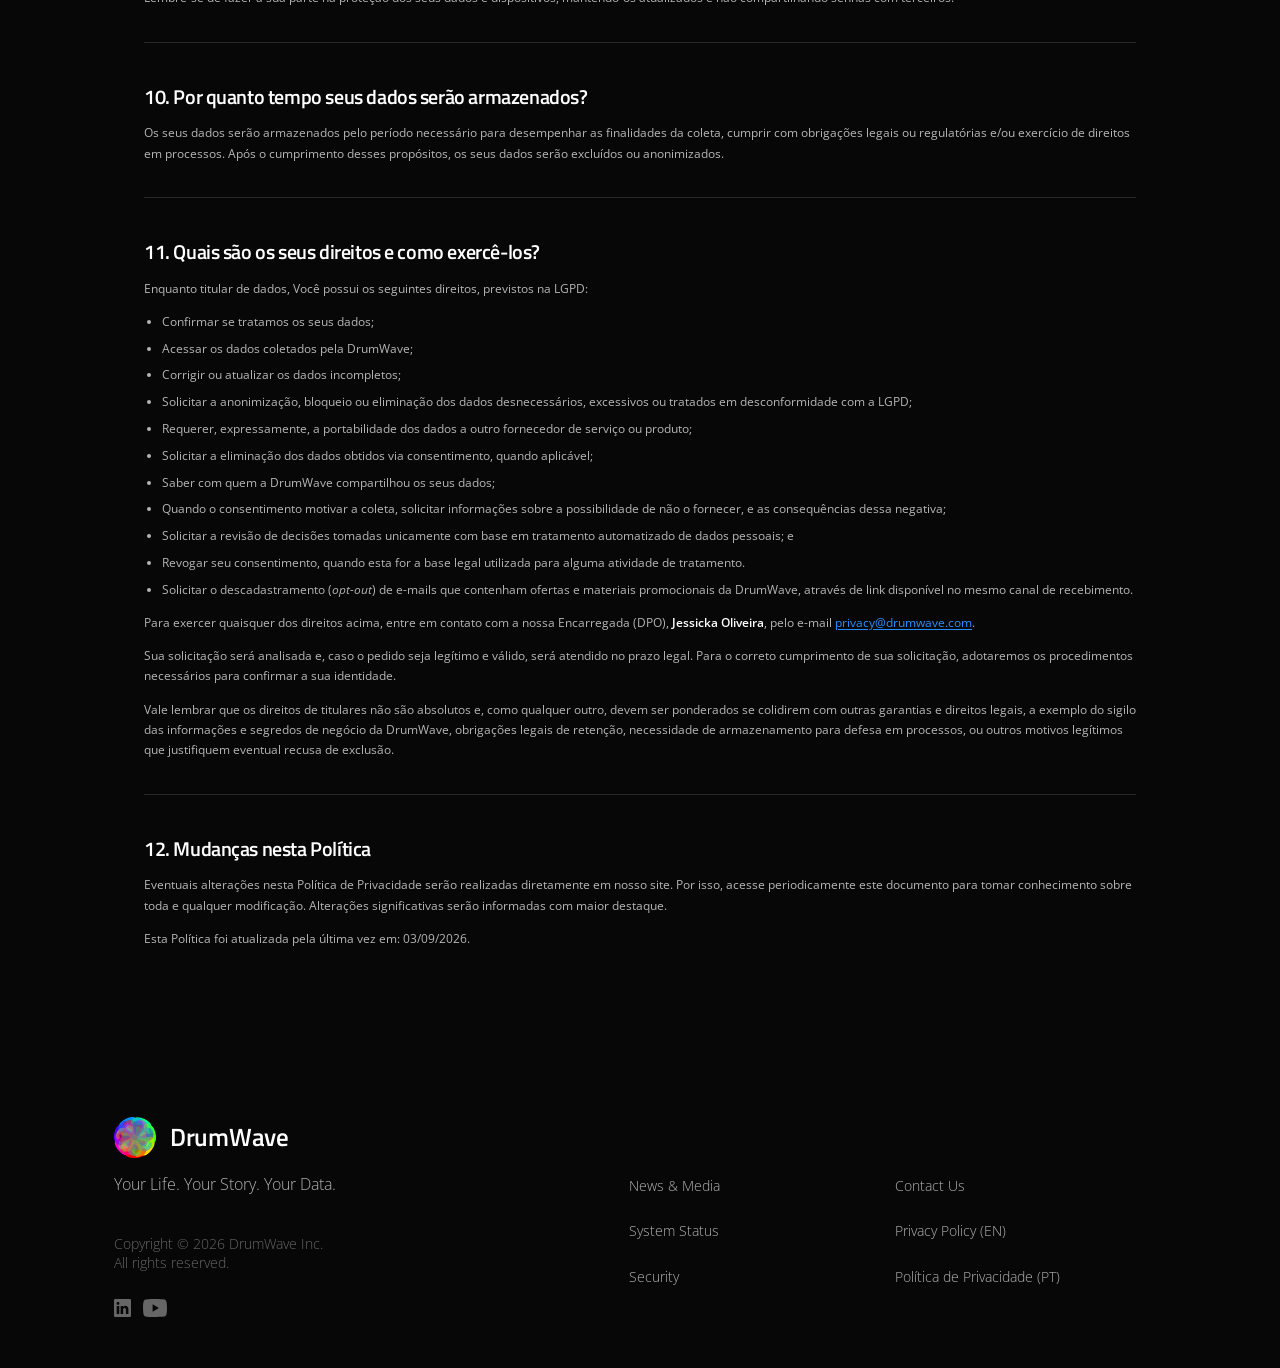
<file: politica-de-privacidade.html>
<!doctype html>
<html lang="pt-BR">
<head>
<meta charset="utf-8">
<meta name="viewport" content="width=device-width, initial-scale=1">
<title>Pol&iacute;tica de Privacidade da DrumWave (LGPD)</title>
<meta name="description" content="Como a DrumWave coleta, utiliza e protege os dados pessoais dos usu&aacute;rios de seus servi&ccedil;os, incluindo o dWallet e o Plano de Poupan&ccedil;a de Dados, em conformidade com a LGPD.">
<meta name="robots" content="index, follow">
<link rel="canonical" href="https://drumwave.com/politica-de-privacidade.html">
<link rel="alternate" hreflang="pt-BR" href="https://drumwave.com/politica-de-privacidade.html">
<link rel="alternate" hreflang="en" href="https://drumwave.com/privacy-policy.html">
<link rel="alternate" hreflang="x-default" href="https://drumwave.com/privacy-policy.html">
<meta name="google-site-verification" content="Uno11EyNkLUE6XqBr32cJUTJdfERnW0rC3Rj4m_h0rY">

<meta property="og:type" content="website">
<meta property="og:site_name" content="DrumWave">
<meta property="og:title" content="Pol&iacute;tica de Privacidade da DrumWave">
<meta property="og:description" content="Como a DrumWave coleta, utiliza e protege os dados pessoais dos usu&aacute;rios de seus servi&ccedil;os.">
<meta property="og:url" content="https://drumwave.com/politica-de-privacidade.html">
<meta property="og:image" content="https://drumwave.com/assets/img/android-chrome-512x512.png">
<meta property="og:image:width" content="512">
<meta property="og:image:height" content="512">
<meta property="og:image:alt" content="Logo DrumWave">
<meta property="og:locale" content="pt_BR">
<meta name="twitter:card" content="summary">
<meta name="twitter:title" content="Pol&iacute;tica de Privacidade da DrumWave">
<meta name="twitter:description" content="Como a DrumWave coleta, utiliza e protege os dados pessoais dos usu&aacute;rios de seus servi&ccedil;os.">
<meta name="twitter:image" content="https://drumwave.com/assets/img/android-chrome-512x512.png">

<!-- CookieScript consent banner -->
<script type="text/javascript" src="assets/js/cookiescript.js"></script>
<link rel="stylesheet" href="assets/css/cookiescript-custom.css">
<script type="text/javascript" src="assets/js/analytics.js"></script>
<script type="application/ld+json">
{
  "@context": "https://schema.org",
  "@type": "Organization",
  "name": "DrumWave",
  "url": "https://drumwave.com",
  "logo": "https://drumwave.com/assets/img/logo.png",
  "sameAs": [
    "https://linkedin.com/company/drumwave",
    "https://www.youtube.com/@Drumwave"
  ]
}
</script>
<script type="application/ld+json">
{
  "@context": "https://schema.org",
  "@type": "BreadcrumbList",
  "itemListElement": [
    { "@type": "ListItem", "position": 1, "name": "Home", "item": "https://drumwave.com/" },
    { "@type": "ListItem", "position": 2, "name": "Política de Privacidade", "item": "https://drumwave.com/politica-de-privacidade.html" }
  ]
}
</script>
<link rel="icon" type="image/png" sizes="32x32" href="assets/img/favicon-32x32.png">
<link rel="icon" type="image/png" sizes="16x16" href="assets/img/favicon-16x16.png">
<link rel="icon" href="assets/img/favicon.ico">
<link rel="apple-touch-icon" sizes="180x180" href="assets/img/apple-touch-icon.png">
<link rel="manifest" href="site.webmanifest">
<link rel="preconnect" href="https://fonts.googleapis.com">
<link rel="preconnect" href="https://fonts.gstatic.com" crossorigin>
<link href="https://fonts.googleapis.com/css2?family=Titillium+Web:wght@200;300;400;600;700&family=Open+Sans:wght@300;400;500;600;700&display=swap" rel="stylesheet">
<style>
:root{
  --ink:#070707;
  --bone:#F3F2EE;
  --cobalt:#1F5BFF;
  --accent:#278EFF;
  --mute:#8A8A86;
  --line:rgba(243,242,238,.14);
}
*{box-sizing:border-box;margin:0;padding:0}
html{background:var(--ink);color:var(--bone)}
body{
  font-family:'Open Sans',system-ui,-apple-system,sans-serif;
  font-weight:300;
  -webkit-font-smoothing:antialiased;
  -moz-osx-font-smoothing:grayscale;
  overflow-x:hidden;
  line-height:1.3;
}
img{display:block;user-select:none;-webkit-user-drag:none;max-width:100%}
a{color:inherit;text-decoration:none}
button{font:inherit;color:inherit;background:none;border:0;cursor:pointer}

.mono{
  font-family:'Open Sans',system-ui,sans-serif;
  font-size:11px;letter-spacing:.14em;text-transform:uppercase;
  color:var(--mute);font-weight:400;
}
.display{font-family:'Titillium Web',system-ui,sans-serif;font-weight:300;letter-spacing:-.025em;line-height:.98}

/* nav (shared with index.html / business.html) */
.nav{
  position:fixed;top:12px;left:50%;transform:translateX(-50%);z-index:50;
  width:min(1200px,94vw);height:84px;padding:16px 16px 16px 24px;
  display:flex;align-items:center;gap:40px;
  border:1px solid rgba(139,139,139,.3);border-radius:100px;
  background:rgba(7,7,7,.7);backdrop-filter:blur(10px);-webkit-backdrop-filter:blur(10px);
  font-family:'Titillium Web',system-ui,sans-serif;font-size:18px;line-height:1;
}
.nav .logo{display:flex;align-items:center;gap:24px;margin-right:auto}
.nav .logo img{width:36px;height:36px;display:block;object-fit:contain;flex:none}
.nav .logo .rule{width:1px;height:35px;background:rgba(153,153,153,.4);flex:none}
.nav .logo .wordmark{display:block;height:26px;width:auto}
.nav .links{display:flex;align-items:center;gap:40px}
.nav .links a{font-weight:400;color:rgba(255,255,255,.65);transition:color .25s,opacity .25s}
.nav .links a:hover{color:#fff}
.nav .links a.cur{font-weight:700;color:#fff;opacity:1}
.nav .sep{width:1px;height:40.5px;background:rgba(255,255,255,.3);flex:none}
.nav .ctas{display:flex;align-items:center;gap:14px}
.nav .pill{display:inline-flex;align-items:center;justify-content:center;white-space:nowrap;padding:12px 24px;border-radius:500px;border:.911px solid #fff;font-weight:400;line-height:24px;color:#fff;transition:background .25s,filter .25s,border-color .25s}
.nav .pill.p{border:none;border-radius:56px;font-weight:600;background:linear-gradient(138.73deg,#4B27FF 1.94%,#0091FF 100.59%)}
.nav .pill:hover{background:rgba(243,242,238,.12)}
.nav .pill.p:hover{background:linear-gradient(138.73deg,#4B27FF 1.94%,#0091FF 100.59%);filter:brightness(1.12)}

/* FOOTER (shared pattern, matches index.html's site-footer) */
.site-footer{position:relative;z-index:2;display:grid;grid-template-columns:40.27vw 20.74vw 1fr;gap:0;padding:4.06vw 8.9vw 4vw;
  background:var(--ink)}
.site-footer .foot-social{display:flex;align-items:center;gap:.89vw;margin-top:27px}
.site-footer .foot-social a{display:block;opacity:1;transition:opacity .25s}
.site-footer .foot-social a:hover{opacity:.65}
.site-footer .foot-social img{display:block;height:1.354vw;min-height:16px;width:auto}
.site-footer .foot-logo{display:flex;align-items:center;gap:14px}
.site-footer .foot-logo img{width:42px;height:42px;object-fit:contain}
.site-footer .foot-logo b{font-family:'Titillium Web',sans-serif;font-weight:600;font-size:25px;letter-spacing:-.01em;color:#fff}
.site-footer .foot-tag{margin-top:16px;font-family:'Open Sans',sans-serif;font-size:clamp(1rem,1.04vw,1.25rem);line-height:1.2;color:#B4B4B4}
.site-footer .foot-copy{margin-top:40px;max-width:282px;font-family:'Open Sans',sans-serif;font-size:clamp(.9rem,.94vw,1.125rem);line-height:1.34;color:#666}
.site-footer .foot-col{max-width:292px;margin-top:58px}
.site-footer .foot-h{font-family:'Open Sans',sans-serif;font-weight:700;font-size:clamp(.9rem,.94vw,1.125rem);line-height:1.2;color:#E3E3E3}
.site-footer .foot-col a{display:block;margin-top:24px;font-family:'Open Sans',sans-serif;font-size:clamp(.9rem,.94vw,1.125rem);line-height:1.5;color:#B4B4B4;transition:color .25s}
.site-footer .foot-col a:first-child{margin-top:0}
.site-footer .foot-col a:hover{color:#fff}

/* MOBILE MENU OVERLAY & MODAL (Figma exact match 4222-21393) */
.nav-toggle{
  display:none;align-items:center;justify-content:center;
  width:42px;height:42px;
  color:#FFF;background:none;border:none;
  cursor:pointer;transition:opacity .2s;flex:none;margin-left:auto;
}
.nav-toggle:hover{opacity:.75}

.mobile-menu-overlay{
  position:fixed;inset:0;z-index:9999;
  background:rgba(0,0,0,0.65);backdrop-filter:blur(10px);-webkit-backdrop-filter:blur(10px);
  display:flex;justify-content:center;align-items:flex-start;
  padding:16px;opacity:0;pointer-events:none;transition:opacity .25s ease;
}
.mobile-menu-overlay.is-open{
  opacity:1;pointer-events:auto;
}
.mobile-menu-card{
  width:100%;max-width:380px;
  background:#0D0D0D;border:1px solid rgba(255,255,255,0.15);
  border-radius:28px;padding:24px 24px 28px;
  box-shadow:0 24px 48px rgba(0,0,0,0.8);
  transform:translateY(-12px) scale(0.96);transition:transform .25s cubic-bezier(0.16,1,0.3,1);
}
.mobile-menu-overlay.is-open .mobile-menu-card{
  transform:translateY(0) scale(1);
}
.mobile-menu-head{
  display:flex;align-items:center;justify-content:space-between;
  margin-bottom:28px;padding-bottom:16px;border-bottom:1px solid rgba(255,255,255,0.08);
}
.mobile-menu-head .logo{display:flex;align-items:center;gap:14px}
.mobile-menu-head .logo .mark{width:28px;height:28px;object-fit:contain}
.mobile-menu-head .logo .rule{width:1px;height:24px;background:rgba(153,153,153,.4)}
.mobile-menu-head .logo .wordmark{height:16px;width:auto}
.mobile-menu-close{
  width:36px;height:36px;display:flex;align-items:center;justify-content:center;
  color:rgba(255,255,255,0.8);background:none;
  border:none;cursor:pointer;
  transition:color .2s;
}
.mobile-menu-close:hover{color:#FFF}
.mobile-menu-links{display:flex;flex-direction:column;gap:18px;margin-bottom:28px}
.mobile-menu-links a{
  font-family:'Titillium Web',system-ui,sans-serif;font-size:20px;font-weight:400;
  color:rgba(255,255,255,0.85);transition:color .2s;
}
.mobile-menu-links a.cur{font-weight:700;color:#FFF}
.mobile-menu-links a:hover{color:#FFF}
.mobile-menu-actions{display:flex;flex-direction:column;gap:12px}
.mobile-menu-actions .btn-login{
  display:flex;align-items:center;justify-content:center;
  width:100%;height:48px;border-radius:100px;border:1px solid #FFFFFF;
  font-family:'Titillium Web',sans-serif;font-size:16px;font-weight:400;color:#FFFFFF;
  transition:background .2s;
}
.mobile-menu-actions .btn-login:hover{background:rgba(255,255,255,0.12)}
.mobile-menu-actions .btn-account{
  display:flex;align-items:center;justify-content:center;
  width:100%;height:50px;border-radius:100px;border:none;
  background:linear-gradient(138.73deg,#4B27FF 1.94%,#0091FF 100.59%);
  font-family:'Titillium Web',sans-serif;font-size:16px;font-weight:600;color:#FFFFFF;
  transition:filter .2s;
}
.mobile-menu-actions .btn-account:hover{filter:brightness(1.12)}

/* PAGE HERO */
#phero{position:relative;padding:15.6vw 0 4vw;background:var(--ink);text-align:center;overflow:hidden}
#phero::after{
  position:absolute;left:50%;bottom:-6vw;transform:translateX(-50%);
  width:85vw;height:45vw;background:radial-gradient(ellipse 65% 55% at 50% 100%, rgba(31,178,90,0.45) 0%, rgba(7,7,7,0) 75%);
  pointer-events:none;z-index:0;
}
#phero .orb{position:absolute;top:8vw;left:50%;transform:translateX(-50%);width:70vw;max-width:1300px;z-index:0;pointer-events:none;opacity:1;mix-blend-mode:screen}
#phero .eyebrow{position:relative;z-index:1}
#phero h1{position:relative;z-index:1;font-size:3.33vw;font-weight:400;letter-spacing:-.1333vw;line-height:0.93;color:#FFF;margin-top:1.2vw}
#phero .updated{position:relative;z-index:1;margin-top:1.2vw;font-family:'Open Sans',sans-serif;font-size:.9375vw;font-weight:600;color:rgba(255,255,255,.6)}

/* LEGAL BODY */
#legal{position:relative;background:var(--ink);padding:2vw 0 8vw}
#legal .wrap{position:relative;z-index:1;max-width:1120px;margin:0 auto;padding:0 5vw}
#legal p.lead{font-family:'Open Sans',sans-serif;font-size:.9375vw;font-weight:400;line-height:1.6;color:rgba(255,255,255,.75);margin-bottom:2.2vw}
#legal h2{font-family:'Titillium Web',sans-serif;font-weight:600;font-size:1.6vw;letter-spacing:-.02em;color:#FFF;margin:3.2vw 0 1vw}
#legal h2:first-child{margin-top:0}
#legal h3{font-family:'Titillium Web',sans-serif;font-weight:600;font-size:1.05vw;letter-spacing:-.01em;color:#FFF;margin:1.6vw 0 .5vw}
#legal p{font-family:'Open Sans',sans-serif;font-size:.9375vw;font-weight:400;line-height:1.7;color:rgba(255,255,255,.7);margin-bottom:1vw}
#legal p b{font-weight:600;color:#FFF}
#legal ul{margin:0 0 1vw 1.4vw;padding:0}
#legal li{font-family:'Open Sans',sans-serif;font-size:.9375vw;font-weight:400;line-height:1.7;color:rgba(255,255,255,.7);margin-bottom:.5vw}
#legal a.inline{color:var(--accent);text-decoration:underline;text-underline-offset:2px}
#legal a.inline:hover{color:#0091FF}
#legal hr{border:0;border-top:1px solid rgba(243,242,238,.14);margin:2.6vw 0}

#legal table{width:100%;border-collapse:collapse;margin-bottom:2vw}
#legal th,#legal td{padding:1vw 1.2vw;text-align:left;border-bottom:1px solid rgba(243,242,238,.14);font-family:'Open Sans',sans-serif;font-size:.9375vw;color:rgba(255,255,255,.75);vertical-align:top}
#legal th{font-family:'Titillium Web',sans-serif;font-weight:600;color:#FFF;font-size:1vw;border-bottom:2px solid rgba(243,242,238,.25)}
#legal td:first-child{white-space:nowrap;font-weight:600;color:var(--accent)}

@media (max-width:900px){
  /* ── MOBILE NAVIGATION HEADER PILL (Figma match) ── */
  .nav {
    gap: 0 !important;
    height: 52px !important;
    padding: 0 12px 0 16px !important;
    width: calc(100vw - 32px) !important;
    max-width: 420px !important;
    top: 14px !important;
    left: 50% !important;
    transform: translateX(-50%) !important;
    display: flex !important;
    align-items: center !important;
    justify-content: space-between !important;
    box-sizing: border-box !important;
    border-radius: 500px !important;
  }
  .nav .logo {
    display: flex !important;
    align-items: center !important;
    gap: 12px !important;
    margin-right: auto !important;
  }
  .nav .logo .mark {
    display: block !important;
    width: 28px !important;
    height: 28px !important;
    flex: none !important;
  }
  .nav .logo .rule {
    display: block !important;
    width: 1px !important;
    height: 18px !important;
    background: rgba(255,255,255,0.3) !important;
    flex: none !important;
  }
  .nav .logo .wordmark {
    display: block !important;
    height: 16px !important;
    width: auto !important;
    flex: none !important;
  }
  .nav .links, .nav .sep, .nav .ctas {
    display: none !important;
  }
  .nav-toggle {
    display: flex !important;
    align-items: center !important;
    justify-content: center !important;
    width: 36px !important;
    height: 36px !important;
    padding: 0 !important;
    margin-left: auto !important;
    color: rgba(255,255,255,0.8) !important;
    background: transparent !important;
    border: none !important;
    border-radius: 0 !important;
    box-shadow: none !important;
    flex: none !important;
    cursor: pointer !important;
  }

  #phero{padding:120px 5vw 32px}
  #phero h1{font-size:clamp(2rem,8vw,2.6rem);line-height:1.1}
  #phero .updated{font-size:14px;margin-top:10px}

  #legal{padding:24px 0 60px}
  #legal .wrap{padding:0 20px}
  #legal p.lead{font-size:16px;line-height:1.65;color:rgba(255,255,255,.8);margin-bottom:20px}
  #legal h2{font-size:22px;line-height:1.3;margin:32px 0 14px}
  #legal h3{font-size:18px;line-height:1.35;margin:24px 0 10px}
  #legal p,#legal li{font-size:16px;line-height:1.65;color:rgba(255,255,255,.75)}
  #legal p{margin-bottom:14px}
  #legal ul{margin:0 0 16px 20px}
  #legal li{margin-bottom:8px}
  #legal hr{margin:24px 0}
  #legal a.inline{padding:2px 0;display:inline-block}

  #legal table{display:block;margin-bottom:24px}
  #legal table thead{display:none}
  #legal table,#legal table tbody,#legal table tr,#legal table td{display:block;width:100%}
  #legal table tr{margin-bottom:16px;padding:16px;border-radius:12px;background:rgba(255,255,255,0.03);border:1px solid rgba(243,242,238,.1)}
  #legal table td{padding:4px 0;border-bottom:0;font-size:15px;line-height:1.6}
  #legal table td:first-child{white-space:normal;color:var(--accent);font-family:'Titillium Web',sans-serif;font-weight:600;font-size:17px;margin-bottom:8px;padding-bottom:6px;border-bottom:1px solid rgba(243,242,238,.08)}

  .site-footer{display:flex;flex-direction:column;gap:0;padding-bottom:48px}
  .disclosures{padding:40px 8.9vw 40px 8.54vw}
  .site-footer .foot-copy{margin-top:40px}
  .site-footer .foot-social{margin-top:24px;gap:20px}
  .site-footer .foot-col{margin-top:0;display:flex;flex-direction:column}
  .site-footer .foot-col:first-of-type{margin-top:40px}
  .site-footer .foot-col a{margin-top:24px}
  .site-footer .foot-col a:first-child{margin-top:24px}
  .site-footer .foot-col:first-of-type a:first-child{margin-top:0}
}
</style>
</head>
<body>

<header class="nav" aria-label="dWallet">
  <a class="logo" href="index.html">
    <img class="mark" src="assets/img/logo.png" alt="" width="36" height="36">
    <span class="rule" aria-hidden="true"></span>
    <img class="wordmark" src="assets/img/dwallet-wordmark.png" alt="dWallet" width="112" height="26">
  </a>
  <nav class="links">
    <a href="index.html#dsp">Personal</a>
    <a href="business.html">Business</a>
  </nav>
  <span class="sep" aria-hidden="true"></span>
  <div class="ctas">
    <a class="pill" href="https://personal.drumwave.com/sign-in">Log in</a>
    <a class="pill p" href="https://personal.drumwave.com/offers/66aecb1e-740a-4d95-aa7a-f530689ffe89">Open an Account &amp; get $25</a>
  </div>
  <button class="nav-toggle" id="navToggle" aria-label="Open menu" onclick="document.getElementById('mobileMenuOverlay').classList.add('is-open');document.body.style.overflow='hidden';">
    <svg width="20" height="14" viewBox="0 0 20 14" fill="none" xmlns="http://www.w3.org/2000/svg">
      <path d="M1 1H19M1 7H19M1 13H19" stroke="currentColor" stroke-width="2" stroke-linecap="round"/>
    </svg>
  </button>
</header>

<!-- MOBILE MENU OVERLAY & MODAL (Figma exact match 4222-21393) -->
<div class="mobile-menu-overlay" id="mobileMenuOverlay">
  <div class="mobile-menu-card">
    <div class="mobile-menu-head">
      <a class="logo" href="index.html">
        <img class="mark" src="assets/img/logo.png" alt="" width="28" height="28">
        <span class="rule" aria-hidden="true"></span>
        <img class="wordmark" src="assets/img/dwallet-wordmark.png" alt="dWallet" width="72" height="16">
      </a>
      <button class="mobile-menu-close" id="mobileMenuClose" aria-label="Close menu" onclick="document.getElementById('mobileMenuOverlay').classList.remove('is-open');document.body.style.overflow='';">
        <svg width="14" height="14" viewBox="0 0 14 14" fill="none" xmlns="http://www.w3.org/2000/svg">
          <path d="M1 1L13 13M1 13L13 1" stroke="currentColor" stroke-width="2" stroke-linecap="round"/>
        </svg>
      </button>
    </div>
    <div class="mobile-menu-links">
      <a href="index.html#dsp">Personal</a>
      <a href="business.html">Business</a>
    </div>
    <div class="mobile-menu-actions">
      <a class="btn-login" href="https://personal.drumwave.com/sign-in">Log in</a>
      <a class="btn-account" href="https://personal.drumwave.com/offers/66aecb1e-740a-4d95-aa7a-f530689ffe89">Open an Account &amp; get $25</a>
    </div>
  </div>
</div>

<!-- HERO -->
<section id="phero" aria-label="Pol&iacute;tica de Privacidade">
  <img class="orb" src="assets/img/hero-glow-soft.png" alt="">
  <div class="eyebrow mono">LEGAL</div>
  <h1 class="display">Pol&iacute;tica de Privacidade</h1>
  <p class="updated">Atualizada pela &uacute;ltima vez em: 03/09/2026</p>
</section>

<!-- LEGAL BODY -->
<section id="legal" aria-label="Detalhes da Pol&iacute;tica de Privacidade">
  <div class="wrap">
    <p class="lead">Ol&aacute;, somos a DrumWave. Levamos a sua privacidade e a prote&ccedil;&atilde;o dos seus dados pessoais t&atilde;o a s&eacute;rio que desenvolvemos um produto para que Voc&ecirc; acesse e controle os seus dados e, caso queira, extraia valores dessas informa&ccedil;&otilde;es, com seguran&ccedil;a.</p>
    <p class="lead">Nesta Pol&iacute;tica de Privacidade (&ldquo;Pol&iacute;tica&rdquo;), explicamos como a DrumWave coleta, utiliza e protege os seus dados pessoais, sempre em cumprimento &agrave; sua privacidade e &agrave;s normas aplic&aacute;veis, como a Lei Geral de Prote&ccedil;&atilde;o de Dados Pessoais (Lei n&ordm; 13.709/2018, ou &ldquo;LGPD&rdquo;). Atualizaremos esta Pol&iacute;tica conforme as novas funcionalidades forem implementadas na plataforma. Ao utilizar os nossos servi&ccedil;os e produtos, Voc&ecirc; confirma estar ciente da vers&atilde;o mais atualizada desta Pol&iacute;tica. Em caso de discord&acirc;ncia, orientamos a n&atilde;o seguir com o uso dos nossos servi&ccedil;os.</p>
    <p class="lead">Esta Pol&iacute;tica se aplica a todos os servi&ccedil;os, sites e plataforma da DrumWave, mas nunca aos servi&ccedil;os oferecidos por terceiros; portanto, caso algum conte&uacute;do apresentado no site encaminhe Voc&ecirc;, por meio de link externo, a outros sites, recomendamos a an&aacute;lise cautelosa das pol&iacute;ticas de privacidade destes.</p>

    <hr>

    <h2>1. Nossas informa&ccedil;&otilde;es de contato</h2>
    <p><b>Controladora:</b> DrumWave Brasil Tecnologia Ltda. (&ldquo;DrumWave&rdquo;)</p>
    <p><b>CNPJ:</b> 34.791.805/0001-12</p>
    <p><b>Endere&ccedil;o:</b> Av. Brigadeiro Faria Lima, n&ordm; 1.811, 9&ordm; andar, cj. 918, Jardim Paulistano, S&atilde;o Paulo/SP, CEP 01452-001</p>
    <p><b>Encarregada pelo Tratamento de Dados Pessoais (DPO):</b> Jessicka Oliveira</p>
    <p><b>E-mail da Encarregada:</b> <a class="inline" href="mailto:privacy@drumwave.com">privacy@drumwave.com</a></p>

    <hr>

    <h2>2. Seus dados pessoais s&atilde;o valiosos e Voc&ecirc; tem o direito de acess&aacute;-los e control&aacute;-los</h2>
    <h3>2.1. O que diz a LGPD</h3>
    <p><b>Dados pessoais</b> s&atilde;o todas as informa&ccedil;&otilde;es que se relacionam a Voc&ecirc; ou podem vir a identific&aacute;-lo: desde os mais b&aacute;sicos como nome, RG, CPF, endere&ccedil;o, e-mail, senhas, at&eacute; os mais espec&iacute;ficos, como seu hist&oacute;rico de compras, prefer&ecirc;ncias de consumo, localiza&ccedil;&atilde;o, dados banc&aacute;rios e h&aacute;bitos digitais.</p>
    <p><b>Dados sens&iacute;veis</b> s&atilde;o dados pessoais com potencial discriminat&oacute;rio, por isso recebem maior prote&ccedil;&atilde;o legal: como etnia, filia&ccedil;&atilde;o sindical, cren&ccedil;as e opini&otilde;es pol&iacute;ticas, religiosas ou filos&oacute;ficas, informa&ccedil;&otilde;es referentes &agrave; vida sexual, orienta&ccedil;&atilde;o sexual, sa&uacute;de, dados gen&eacute;ticos e biom&eacute;tricos.</p>
    <p><b>Titular dos Dados</b> &eacute; a pessoa a quem se referem os dados pessoais, o dono deles: Voc&ecirc;.</p>
    <p>A <b>LGPD</b> foi criada para proteger os seus dados, definindo regras para o uso e direitos aos Titulares, como confirmar se uma empresa possui informa&ccedil;&otilde;es a seu respeito, acessar os seus dados, e at&eacute; realizar portabilidades.</p>
    <p>Os <b>princ&iacute;pios da transpar&ecirc;ncia</b> e da <b>autodetermina&ccedil;&atilde;o informativa</b>, da LGPD, garantem aos Titulares a consulta facilitada e gratuita sobre a forma, dura&ccedil;&atilde;o, finalidades de uso e acesso integral aos seus dados.</p>
    <p>Mas, <b>para que serve ser dono dos dados</b> se o Titular n&atilde;o sabe sequer como as empresas usam e exploram o valor de suas informa&ccedil;&otilde;es? <b>Seus dados s&atilde;o seus. A DrumWave acredita e trabalha para que Voc&ecirc; passe a acess&aacute;-los e control&aacute;-los</b>.</p>

    <h3>2.2. O que a DrumWave desenvolveu para isso</h3>
    <p><b>A DrumWave acredita que Voc&ecirc; deve acessar, controlar os seus dados e obter valores pelo seu uso,</b> por isso desenvolveu um ecossistema digital que <b>permite a Voc&ecirc;</b>:</p>
    <ul>
      <li>acessar e gerenciar, de forma segura e organizada, as informa&ccedil;&otilde;es a seu respeito que est&atilde;o apenas em poder das empresas;</li>
      <li>definir e controlar, de forma segura, para quais finalidades, como e quando as empresas compartilhar&atilde;o os seus dados, tomando decis&otilde;es informadas e audit&aacute;veis sobre o uso dos seus dados; e</li>
      <li>caso queira, extrair valores desses usos para Voc&ecirc;.</li>
    </ul>
    <p><b>Seus dados ser&atilde;o acessados e controlados por Voc&ecirc;, conforme a sua autonomia contratual e livre escolha.</b> Se quiser, Voc&ecirc; poder&aacute; optar por excluir a sua conta e sair da plataforma.</p>
    <p>&Agrave; medida que novas funcionalidades forem implementadas em nossos sites, servi&ccedil;os e/ou plataforma, esta Pol&iacute;tica ser&aacute; atualizada para refletir tais mudan&ccedil;as, com clareza e transpar&ecirc;ncia. Altera&ccedil;&otilde;es na forma de tratamento dos dados ser&atilde;o informadas ostensivamente, por isso recomendamos reler este documento periodicamente.</p>
    <p>Agora que voc&ecirc; j&aacute; conhece um pouco mais sobre a LGPD e a DrumWave, vamos explicar como utilizamos e cuidamos dos seus dados pessoais, sempre em respeito &agrave; sua privacidade e &agrave;s leis.</p>

    <hr>

    <h2>3. Dados que coletamos</h2>
    <p>Caso acesse o nosso site, se cadastre na plataforma da DrumWave, ou por algum outro motivo opte por nos fornecer seus dados, n&atilde;o se preocupe: <b>solicitaremos sempre o m&iacute;nimo necess&aacute;rio para os servi&ccedil;os escolhidos.</b></p>
    <p>Entenda quais dados poderemos coletar, a depender da sua rela&ccedil;&atilde;o conosco e da forma como Voc&ecirc; acessa os nossos sites e plataforma:</p>

    <table>
      <thead>
        <tr><th>Categorias de Titulares</th><th>Tipos de dados coletados</th></tr>
      </thead>
      <tbody>
        <tr>
          <td>Usu&aacute;rios do site e da plataforma</td>
          <td>
            <p><b>Dados de identifica&ccedil;&atilde;o e contato:</b> ao se cadastrar na plataforma, Voc&ecirc; nos fornecer&aacute; os dados m&iacute;nimos necess&aacute;rios para isto, ou seja, nome completo, Estado de resid&ecirc;ncia, e-mail, senha e telefone. A DrumWave utilizar&aacute; parceiros para consultar, validar e/ou autenticar suas informa&ccedil;&otilde;es a fim de proteger o acesso &agrave; sua conta contra tentativas de uso n&atilde;o autorizado por terceiros. Ap&oacute;s o cadastro, Voc&ecirc; poder&aacute; divulgar uma fotografia em seu perfil, dispon&iacute;vel aos demais usu&aacute;rios da plataforma.</p>
            <p><b>Dados certificados pelo Usu&aacute;rio:</b> para viabilizar a monetiza&ccedil;&atilde;o de dados pela plataforma, a DrumWave precisar&aacute; acessar os dados a serem certificados, a fim de valid&aacute;-los. Caso o Usu&aacute;rio opte pela certifica&ccedil;&atilde;o unilateral, carregando os seus dados manualmente para a sua dWallet, a DrumWave precisar&aacute; tamb&eacute;m processar e armazenar esses dados, catalogando-os e organizando-os no padr&atilde;o da plataforma (veja mais detalhes sobre este Servi&ccedil;o nos <i>Termos e Condi&ccedil;&otilde;es de Uso da Plataforma dWallet para contas Personal</i>).</p>
            <p><b>Dados de faturamento e pagamento:</b> para viabilizar sua participa&ccedil;&atilde;o nos Planos de Poupan&ccedil;a de Dados, coletaremos as informa&ccedil;&otilde;es estritamente necess&aacute;rias para o processamento de transa&ccedil;&otilde;es, identifica&ccedil;&atilde;o fiscal e preven&ccedil;&atilde;o a fraudes. Isso inclui seu CPF, endere&ccedil;o residencial (para fins de faturamento e conformidade tribut&aacute;ria) e chave PIX (para viabilizar transfer&ecirc;ncias e pagamentos) (veja mais detalhes sobre este Servi&ccedil;o nos <i>Termos e Condi&ccedil;&otilde;es de Uso da Plataforma dWallet para contas Personal</i> e nos <i>Termos e Condi&ccedil;&otilde;es de Uso do Plano de Poupan&ccedil;a de Dados para contas Personal</i>).</p>
            <p><b>Dados t&eacute;cnicos de dispositivo:</b> via cookies, quando voc&ecirc; acessa os nossos sites e plataforma, poderemos coletar automaticamente as caracter&iacute;sticas an&ocirc;nimas do seu dispositivo de acesso, navegador, endere&ccedil;o IP, provedor de conex&atilde;o, intera&ccedil;&otilde;es realizadas e localiza&ccedil;&atilde;o aproximada.</p>
          </td>
        </tr>
        <tr>
          <td>Pessoas inscritas em nossos eventos</td>
          <td><p><b>Dados de identifica&ccedil;&atilde;o e contato</b>, como nome completo, e-mail, telefone, empresa em que trabalha e cargo.</p></td>
        </tr>
        <tr>
          <td>Parceiros de neg&oacute;cio</td>
          <td><p><b>Dados de identifica&ccedil;&atilde;o e contato</b>, como nome completo, e-mail, telefone, empresa em que trabalha e cargo.</p></td>
        </tr>
        <tr>
          <td>Candidatos a vagas de trabalho na DrumWave</td>
          <td><p><b>Dados profissionais e acad&ecirc;micos, de identifica&ccedil;&atilde;o e contato:</b> nome completo, telefone, e-mail, hist&oacute;rico profissional, hist&oacute;rico acad&ecirc;mico, compet&ecirc;ncias gerais e espec&iacute;ficas, cargo pretendido, remunera&ccedil;&atilde;o pret&eacute;rita e pretendida.</p></td>
        </tr>
      </tbody>
    </table>

    <hr>

    <h2>4. Finalidades de tratamento</h2>
    <p>N&oacute;s tratamos os dados pessoais acima somente quando necess&aacute;rio, e para as finalidades informadas no momento da coleta:</p>
    <ul>
      <li><b>Dados pessoais de identifica&ccedil;&atilde;o e contato:</b> realizar o seu cadastro na plataforma, permitir que Voc&ecirc; crie a sua dWallet e contrate os servi&ccedil;os e funcionalidades da plataforma; esclarecer d&uacute;vidas e responder solicita&ccedil;&otilde;es de usu&aacute;rios; obter a confirma&ccedil;&atilde;o de sua identidade, protegendo Voc&ecirc; contra tentativas de fraude; enviar informativos dos nossos produtos e servi&ccedil;os, materiais promocionais e eventos; desenvolver novos produtos e servi&ccedil;os; gerenciar relacionamentos com parceiros de neg&oacute;cio; processar candidaturas a vagas de trabalho na DrumWave, conduzindo processos de sele&ccedil;&atilde;o e recrutamento de novos colaboradores.</li>
      <li><b>Dados certificados pelo Usu&aacute;rio:</b> todos os dados, pessoais ou an&ocirc;nimos, selecionados para serem certificados pelo Usu&aacute;rio poder&atilde;o ser acessados pela DrumWave para fins de valida&ccedil;&atilde;o e com o &uacute;nico objetivo de permitir a monetiza&ccedil;&atilde;o buscada pelo Usu&aacute;rio. Caso o Usu&aacute;rio opte pela certifica&ccedil;&atilde;o unilateral, a DrumWave precisar&aacute; tamb&eacute;m armazenar e processar estes dados, a fim de viabilizar a cataloga&ccedil;&atilde;o e organiza&ccedil;&atilde;o dos dados no padr&atilde;o da plataforma.</li>
      <li><b>Dados t&eacute;cnicos de dispositivo:</b> estes dados an&ocirc;nimos s&atilde;o utilizados para o gerenciamento dos nossos sites e da plataforma, a partir das estat&iacute;sticas e indicadores de uso, corrigindo erros e melhorando, continuamente, a sua experi&ecirc;ncia e acesso. Estes dados n&atilde;o compreendem informa&ccedil;&otilde;es pessoais, portanto n&atilde;o poderemos, tampouco tentaremos, identificar os respectivos titulares.</li>
    </ul>
    <p>A DrumWave n&atilde;o utiliza os seus dados para outras finalidades, nem para inferir caracter&iacute;sticas adicionais sobre Voc&ecirc;.</p>

    <hr>

    <h2>5. Hip&oacute;teses legais</h2>
    <p>As seguintes bases legais justificam o tratamento dos dados pessoais mencionados, conforme as finalidades citadas:</p>
    <ul>
      <li><b>Realizar o seu cadastro na plataforma, esclarecer d&uacute;vidas e responder solicita&ccedil;&otilde;es:</b> execu&ccedil;&atilde;o de contrato; cumprimento de obriga&ccedil;&atilde;o legal ou regulat&oacute;ria; exerc&iacute;cio regular de direitos em processo.</li>
      <li><b>Dados Certificados pelo Usu&aacute;rio:</b> execu&ccedil;&atilde;o de contrato; cumprimento de obriga&ccedil;&atilde;o legal ou regulat&oacute;ria; exerc&iacute;cio regular de direitos em processo.</li>
      <li><b>Verificar e obter a confirma&ccedil;&atilde;o de sua identidade:</b> prote&ccedil;&atilde;o &agrave; fraude.</li>
      <li><b>Enviar conte&uacute;do informativo e materiais promocionais da DrumWave, desenvolver novos produtos e servi&ccedil;os:</b> leg&iacute;timo interesse da DrumWave.</li>
      <li><b>Gerenciar relacionamentos com parceiros de neg&oacute;cio:</b> execu&ccedil;&atilde;o de contrato; cumprimento de obriga&ccedil;&atilde;o legal ou regulat&oacute;ria; exerc&iacute;cio regular de direitos em processo.</li>
      <li><b>Processar candidaturas a vagas de trabalho na DrumWave e conduzir processos de sele&ccedil;&atilde;o e recrutamento de novos colaboradores:</b> execu&ccedil;&atilde;o de procedimento preliminar a contrato; cumprimento de obriga&ccedil;&atilde;o legal ou regulat&oacute;ria; exerc&iacute;cio regular de direitos em processo.</li>
      <li><b>Obter estat&iacute;sticas an&ocirc;nimas sobre o uso, de forma a melhorar continuamente o acesso e conte&uacute;do do site:</b> n&atilde;o h&aacute; acesso a dado pessoal.</li>
    </ul>

    <hr>

    <h2>6. Utilizamos cookies?</h2>
    <p>Cookies s&atilde;o pequenos arquivos de texto que ficam armazenados em seu navegador ou em seu dispositivo, e disparados quando voc&ecirc; acessa boa parte dos sites dispon&iacute;veis na internet, incluindo o nosso.</p>
    <p>Os cookies s&atilde;o utilizados, por exemplo, para permitir o funcionamento correto do site, avaliar eventuais problemas de uso e obter m&eacute;tricas de performance para melhoria de conte&uacute;do.</p>
    <p>Em nosso site, podemos utilizar as seguintes categorias de cookies, sempre sem acessar os seus dados pessoais:</p>
    <ul>
      <li><b>Cookies estritamente necess&aacute;rios:</b> s&atilde;o essenciais para o funcionamento do site, para garantir a sua seguran&ccedil;a e performance adequada. Embora sejam necess&aacute;rios, Voc&ecirc; pode desativ&aacute;-los diretamente no seu navegador, mas &eacute; importante lembrar que isso pode comprometer a sua experi&ecirc;ncia e prejudicar o funcionamento do site.</li>
      <li><b>Cookies de performance:</b> coletam informa&ccedil;&otilde;es sobre o seu comportamento durante a navega&ccedil;&atilde;o em nosso site, como as p&aacute;ginas que s&atilde;o acessadas e o tempo de visita, permitindo que possamos melhorar a qualidade do nosso site e de seu conte&uacute;do.</li>
      <li><b>Cookies de publicidade/targeting:</b> os cookies de publicidade s&atilde;o estabelecidos em nosso site pelos nossos parceiros e podem ser utilizados para construir um perfil sobre os seus interesses e lhe mostrar an&uacute;ncios que sejam relevantes para Voc&ecirc; em outros sites.</li>
      <li><b>Cookies de funcionalidade:</b> permitem que o site se lembre de escolhas que Voc&ecirc; fez anteriormente, como idioma, regi&atilde;o ou dados fornecidos em formul&aacute;rios, oferecendo uma experi&ecirc;ncia mais personalizada.</li>
    </ul>
    <p>Lembre-se que alguns navegadores aceitam cookies automaticamente, mas voc&ecirc; pode alterar tal configura&ccedil;&atilde;o para recusar cookies acessando o recurso de &ldquo;Ajuda&rdquo; na barra de ferramentas do seu navegador.</p>
    <p>Al&eacute;m dos cookies, tamb&eacute;m podemos utilizar tecnologias de armazenamento local que nos permitem guardar informa&ccedil;&otilde;es diretamente em seu dispositivo para manter prefer&ecirc;ncias, melhorar o desempenho do site e oferecer funcionalidades personalizadas.</p>

    <hr>

    <h2>7. Com quem seus dados poder&atilde;o ser compartilhados?</h2>
    <p>Poderemos compartilhar os seus dados pessoais com terceiros sempre que necess&aacute;rio, caso estes possuam os mesmos padr&otilde;es de seguran&ccedil;a, prote&ccedil;&atilde;o de dados e respeito &agrave; LGPD da DrumWave para os seguintes motivos:</p>
    <ul>
      <li><b>Empresas do mesmo grupo econ&ocirc;mico da DrumWave:</b> fornecer, melhorar e otimizar os servi&ccedil;os e produtos contratados.</li>
      <li><b>Parceiros de neg&oacute;cios em servi&ccedil;os essenciais:</b> para viabilizar e aprimorar os nossos servi&ccedil;os, permitir o exerc&iacute;cio de defesa em processos e o cumprimento de obriga&ccedil;&otilde;es legais ou regulat&oacute;rias, a exemplo de escrit&oacute;rios de advocacia, empresas de sele&ccedil;&atilde;o e recrutamento, e fornecedora de armazenamento de dados em nuvem (<i>cloud</i>). Nas opera&ccedil;&otilde;es de certifica&ccedil;&atilde;o de dados e cria&ccedil;&atilde;o de Ofertas Promocionais, seus dados pessoais s&atilde;o tratados conjuntamente pela DrumWave e pelas empresas parceiras que participam dessas opera&ccedil;&otilde;es. Cada empresa parceira &eacute; respons&aacute;vel pelos dados que coleta diretamente de Voc&ecirc; no &acirc;mbito de sua pr&oacute;pria rela&ccedil;&atilde;o com Voc&ecirc;. Voc&ecirc; pode solicitar &agrave; DrumWave informa&ccedil;&otilde;es sobre quais parceiros tiveram acesso aos seus dados, nos termos do art. 18, VII da LGPD.</li>
      <li><b>Novos neg&oacute;cios:</b> no cont&iacute;nuo desenvolvimento dos nossos neg&oacute;cios, processos de aquisi&ccedil;&atilde;o, venda e fus&atilde;o de empresas, subsidi&aacute;rias e outras opera&ccedil;&otilde;es podem ocorrer. Nessa transfer&ecirc;ncia ou altera&ccedil;&atilde;o de estrutura jur&iacute;dica e de modelos de neg&oacute;cios, dados pessoais e demais informa&ccedil;&otilde;es tratadas pela DrumWave poder&atilde;o ser compartilhadas com terceiros envolvidos ou interessados, inclusive investidores e potenciais compradores, por si ou por terceiros por eles designados, para a (i) realiza&ccedil;&atilde;o de auditorias e <i>due diligences</i>; e (ii) viabiliza&ccedil;&atilde;o da condu&ccedil;&atilde;o e conclus&atilde;o dos investimentos ou opera&ccedil;&otilde;es societ&aacute;rias. Nestes casos, a DrumWave adotar&aacute; todas as medidas contratuais e de seguran&ccedil;a aplic&aacute;veis para manter a prote&ccedil;&atilde;o dessas informa&ccedil;&otilde;es.</li>
      <li><b>Autoridades:</b> seus dados poder&atilde;o ser compartilhados com autoridades para o cumprimento de obriga&ccedil;&otilde;es legais ou regulat&oacute;rias, e/ou defesa em processos.</li>
    </ul>

    <hr>

    <h2>8. Haver&aacute; transfer&ecirc;ncia internacional de dados?</h2>
    <p>Para viabilizar a presta&ccedil;&atilde;o dos nossos servi&ccedil;os, seus dados pessoais poder&atilde;o ser transferidos para outros pa&iacute;ses, como nos seguintes casos: (i) para outras empresas do grupo, como a DrumWave, Inc., localizada nos Estados Unidos da Am&eacute;rica. Esta transfer&ecirc;ncia &eacute; uma necessidade operacional, pois temos times especializados com colaboradores nos dois pa&iacute;ses, que atuam para viabilizar a plena presta&ccedil;&atilde;o dos servi&ccedil;os e produtos oferecidos em nossa plataforma; e (ii) armazenamento em servidores de computa&ccedil;&atilde;o em nuvem (<i>cloud</i>) localizados nos Estados Unidos.</p>
    <p>Sempre que os seus dados pessoais forem transferidos para outro pa&iacute;s, nestas ou em outras hip&oacute;teses, adotaremos os mecanismos legais (como as cl&aacute;usulas-padr&atilde;o contratuais da ANPD) e implementaremos medidas aptas a proteg&ecirc;-los, em respeito aos seus dados e &agrave;s normas brasileiras, como a LGPD.</p>

    <hr>

    <h2>9. Como seus dados s&atilde;o protegidos pela DrumWave?</h2>
    <p>A DrumWave adota medidas de seguran&ccedil;a para garantir o m&aacute;ximo de confidencialidade, integridade e disponibilidade &agrave;s suas informa&ccedil;&otilde;es, de acordo com esta Pol&iacute;tica e os padr&otilde;es praticados pelo mercado.</p>
    <p>Embora n&atilde;o exista transmiss&atilde;o totalmente segura de informa&ccedil;&otilde;es pela internet, buscamos evitar os riscos de acesso n&atilde;o autorizado com medidas como: duplo fator de autentica&ccedil;&atilde;o para acesso &agrave;s contas; criptografia para dados em tr&acirc;nsito; monitoramento cont&iacute;nuo dos sistemas e ambientes; controles de acessos com segrega&ccedil;&atilde;o de fun&ccedil;&otilde;es e minimiza&ccedil;&atilde;o; desenvolvimento com privacidade desde a concep&ccedil;&atilde;o; an&aacute;lise e gest&atilde;o de vulnerabilidades; testes frequentes de penetra&ccedil;&atilde;o em nossos sistemas (<i>pentests</i>); cl&aacute;usulas contratuais de prote&ccedil;&atilde;o e sigilo.</p>
    <p>Lembre-se de fazer a sua parte na prote&ccedil;&atilde;o dos seus dados e dispositivos, mantendo-os atualizados e n&atilde;o compartilhando senhas com terceiros.</p>

    <hr>

    <h2>10. Por quanto tempo seus dados ser&atilde;o armazenados?</h2>
    <p>Os seus dados ser&atilde;o armazenados pelo per&iacute;odo necess&aacute;rio para desempenhar as finalidades da coleta, cumprir com obriga&ccedil;&otilde;es legais ou regulat&oacute;rias e/ou exerc&iacute;cio de direitos em processos. Ap&oacute;s o cumprimento desses prop&oacute;sitos, os seus dados ser&atilde;o exclu&iacute;dos ou anonimizados.</p>

    <hr>

    <h2>11. Quais s&atilde;o os seus direitos e como exerc&ecirc;-los?</h2>
    <p>Enquanto titular de dados, Voc&ecirc; possui os seguintes direitos, previstos na LGPD:</p>
    <ul>
      <li>Confirmar se tratamos os seus dados;</li>
      <li>Acessar os dados coletados pela DrumWave;</li>
      <li>Corrigir ou atualizar os dados incompletos;</li>
      <li>Solicitar a anonimiza&ccedil;&atilde;o, bloqueio ou elimina&ccedil;&atilde;o dos dados desnecess&aacute;rios, excessivos ou tratados em desconformidade com a LGPD;</li>
      <li>Requerer, expressamente, a portabilidade dos dados a outro fornecedor de servi&ccedil;o ou produto;</li>
      <li>Solicitar a elimina&ccedil;&atilde;o dos dados obtidos via consentimento, quando aplic&aacute;vel;</li>
      <li>Saber com quem a DrumWave compartilhou os seus dados;</li>
      <li>Quando o consentimento motivar a coleta, solicitar informa&ccedil;&otilde;es sobre a possibilidade de n&atilde;o o fornecer, e as consequ&ecirc;ncias dessa negativa;</li>
      <li>Solicitar a revis&atilde;o de decis&otilde;es tomadas unicamente com base em tratamento automatizado de dados pessoais; e</li>
      <li>Revogar seu consentimento, quando esta for a base legal utilizada para alguma atividade de tratamento.</li>
      <li>Solicitar o descadastramento (<i>opt-out</i>) de e-mails que contenham ofertas e materiais promocionais da DrumWave, atrav&eacute;s de link dispon&iacute;vel no mesmo canal de recebimento.</li>
    </ul>
    <p>Para exercer quaisquer dos direitos acima, entre em contato com a nossa Encarregada (DPO), <b>Jessicka Oliveira</b>, pelo e-mail <a class="inline" href="mailto:privacy@drumwave.com">privacy@drumwave.com</a>.</p>
    <p>Sua solicita&ccedil;&atilde;o ser&aacute; analisada e, caso o pedido seja leg&iacute;timo e v&aacute;lido, ser&aacute; atendido no prazo legal. Para o correto cumprimento de sua solicita&ccedil;&atilde;o, adotaremos os procedimentos necess&aacute;rios para confirmar a sua identidade.</p>
    <p>Vale lembrar que os direitos de titulares n&atilde;o s&atilde;o absolutos e, como qualquer outro, devem ser ponderados se colidirem com outras garantias e direitos legais, a exemplo do sigilo das informa&ccedil;&otilde;es e segredos de neg&oacute;cio da DrumWave, obriga&ccedil;&otilde;es legais de reten&ccedil;&atilde;o, necessidade de armazenamento para defesa em processos, ou outros motivos leg&iacute;timos que justifiquem eventual recusa de exclus&atilde;o.</p>

    <hr>

    <h2>12. Mudan&ccedil;as nesta Pol&iacute;tica</h2>
    <p>Eventuais altera&ccedil;&otilde;es nesta Pol&iacute;tica de Privacidade ser&atilde;o realizadas diretamente em nosso site. Por isso, acesse periodicamente este documento para tomar conhecimento sobre toda e qualquer modifica&ccedil;&atilde;o. Altera&ccedil;&otilde;es significativas ser&atilde;o informadas com maior destaque.</p>
    <p>Esta Pol&iacute;tica foi atualizada pela &uacute;ltima vez em: 03/09/2026.</p>
  </div>
</section>

<!-- FOOTER -->
<footer class="site-footer">
  <div>
    <div class="foot-logo"><img src="assets/img/logo.png" alt="" width="42" height="42"><b>DrumWave</b></div>
    <p class="foot-tag">Your Life. Your Story. Your Data.</p>
    <p class="foot-copy">Copyright &copy; 2026 DrumWave Inc.<br>All rights reserved.</p>
    <div class="foot-social">
      <a href="https://linkedin.com/company/drumwave" target="_blank" rel="noopener" aria-label="DrumWave on LinkedIn"><img src="assets/img/icon-linkedin.svg" alt="" loading="lazy"></a>
      <a href="https://youtube.com/@drumwave" target="_blank" rel="noopener" aria-label="DrumWave on YouTube"><img src="assets/img/icon-youtube.svg" alt="" loading="lazy"></a>
    </div>
  </div>
  <div class="foot-col">
    <a href="resources.html">News &amp; Media</a>
    <a href="https://status.drumwave.com/" target="_blank" rel="noopener">System Status</a>
    <a href="https://trust.drumwave.com/" target="_blank" rel="noopener">Security</a>
  </div>
  <div class="foot-col">
    <a href="contact.html">Contact Us</a>
    <a href="privacy-policy.html">Privacy Policy (EN)</a>
    <a href="politica-de-privacidade.html">Pol&iacute;tica de Privacidade (PT)</a>
  </div>
</footer>

<script>
(function(){
  const navToggle = document.getElementById('navToggle');
  const mobileMenuOverlay = document.getElementById('mobileMenuOverlay');
  const mobileMenuClose = document.getElementById('mobileMenuClose');

  if(navToggle && mobileMenuOverlay){
    function openMenu(){
      mobileMenuOverlay.classList.add('is-open');
      document.body.style.overflow = 'hidden';
    }
    function closeMenu(){
      mobileMenuOverlay.classList.remove('is-open');
      document.body.style.overflow = '';
    }

    navToggle.addEventListener('click', openMenu);
    if(mobileMenuClose) mobileMenuClose.addEventListener('click', closeMenu);
    mobileMenuOverlay.addEventListener('click', function(e){
      if(e.target === mobileMenuOverlay) closeMenu();
    });
    document.addEventListener('keydown', function(e){
      if(e.key === 'Escape' && mobileMenuOverlay.classList.contains('is-open')) closeMenu();
    });
  }
})();
</script>
</body>
</html>
</file>
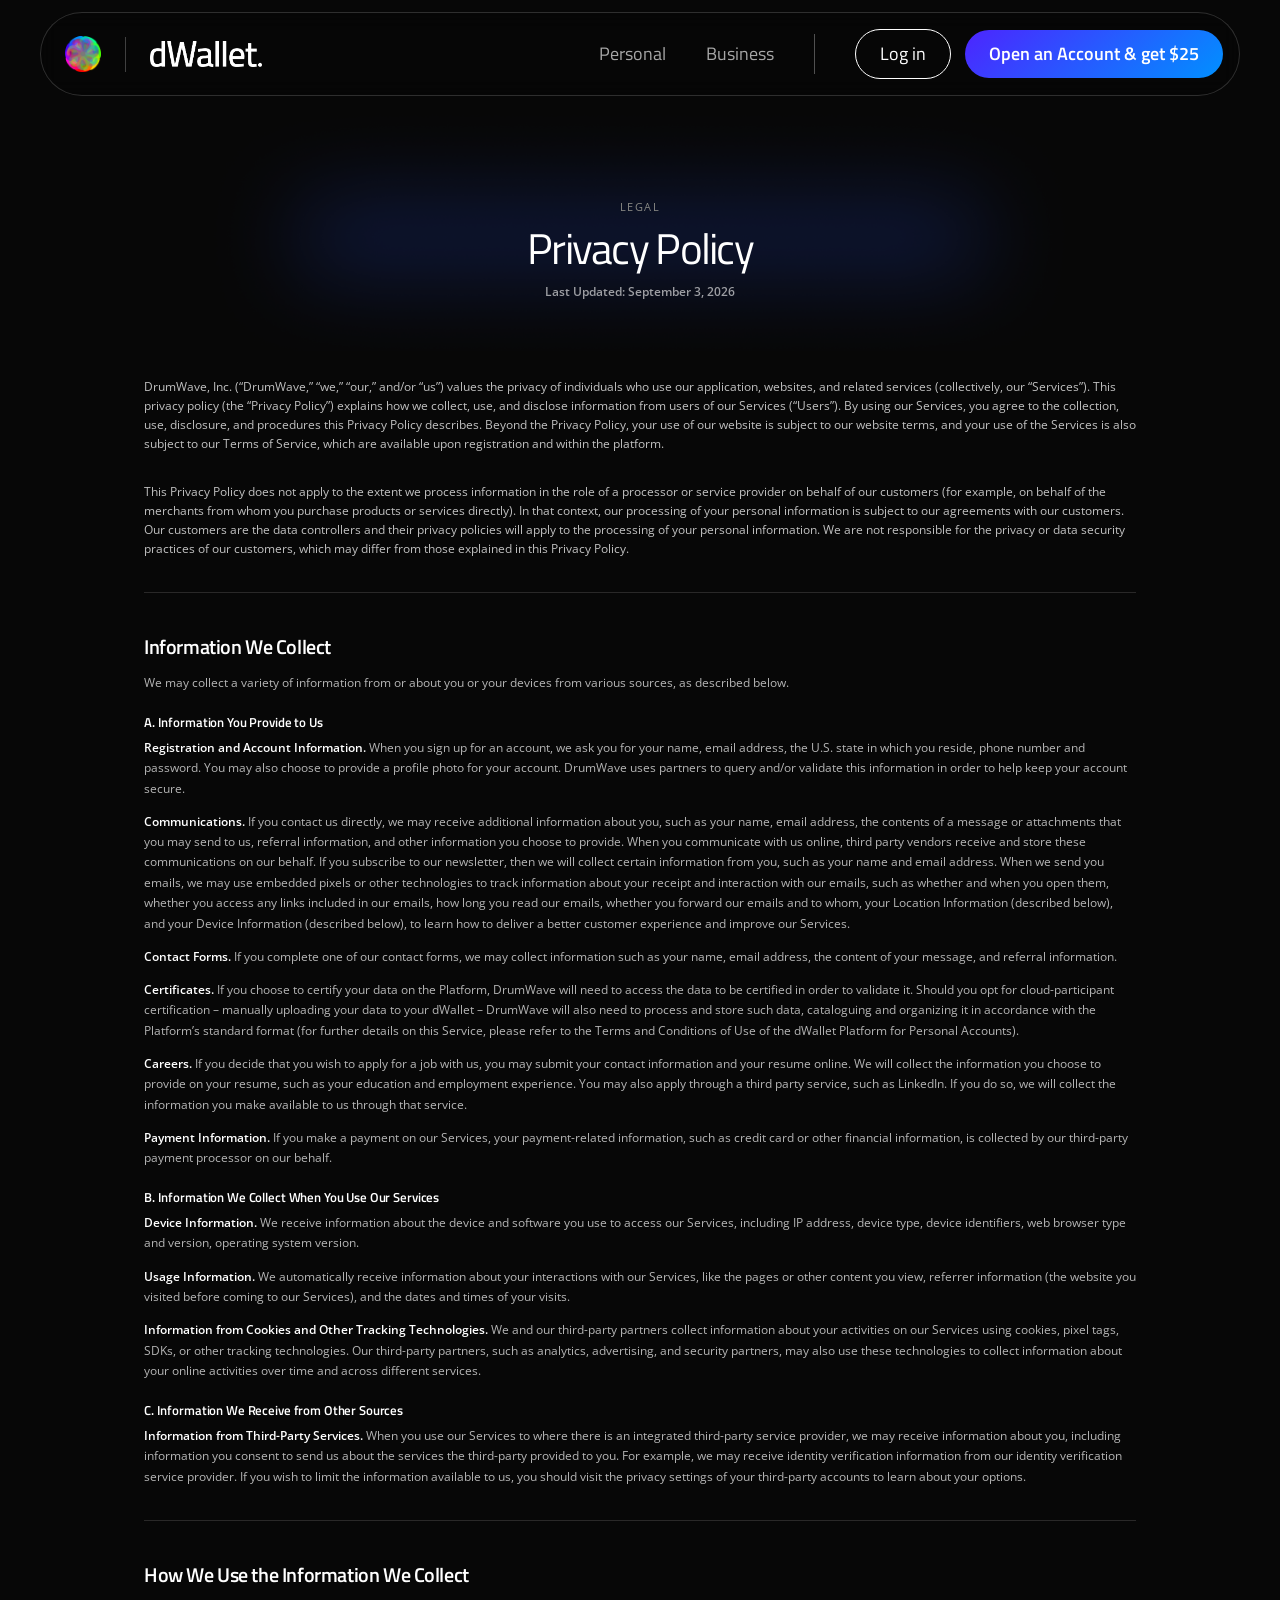
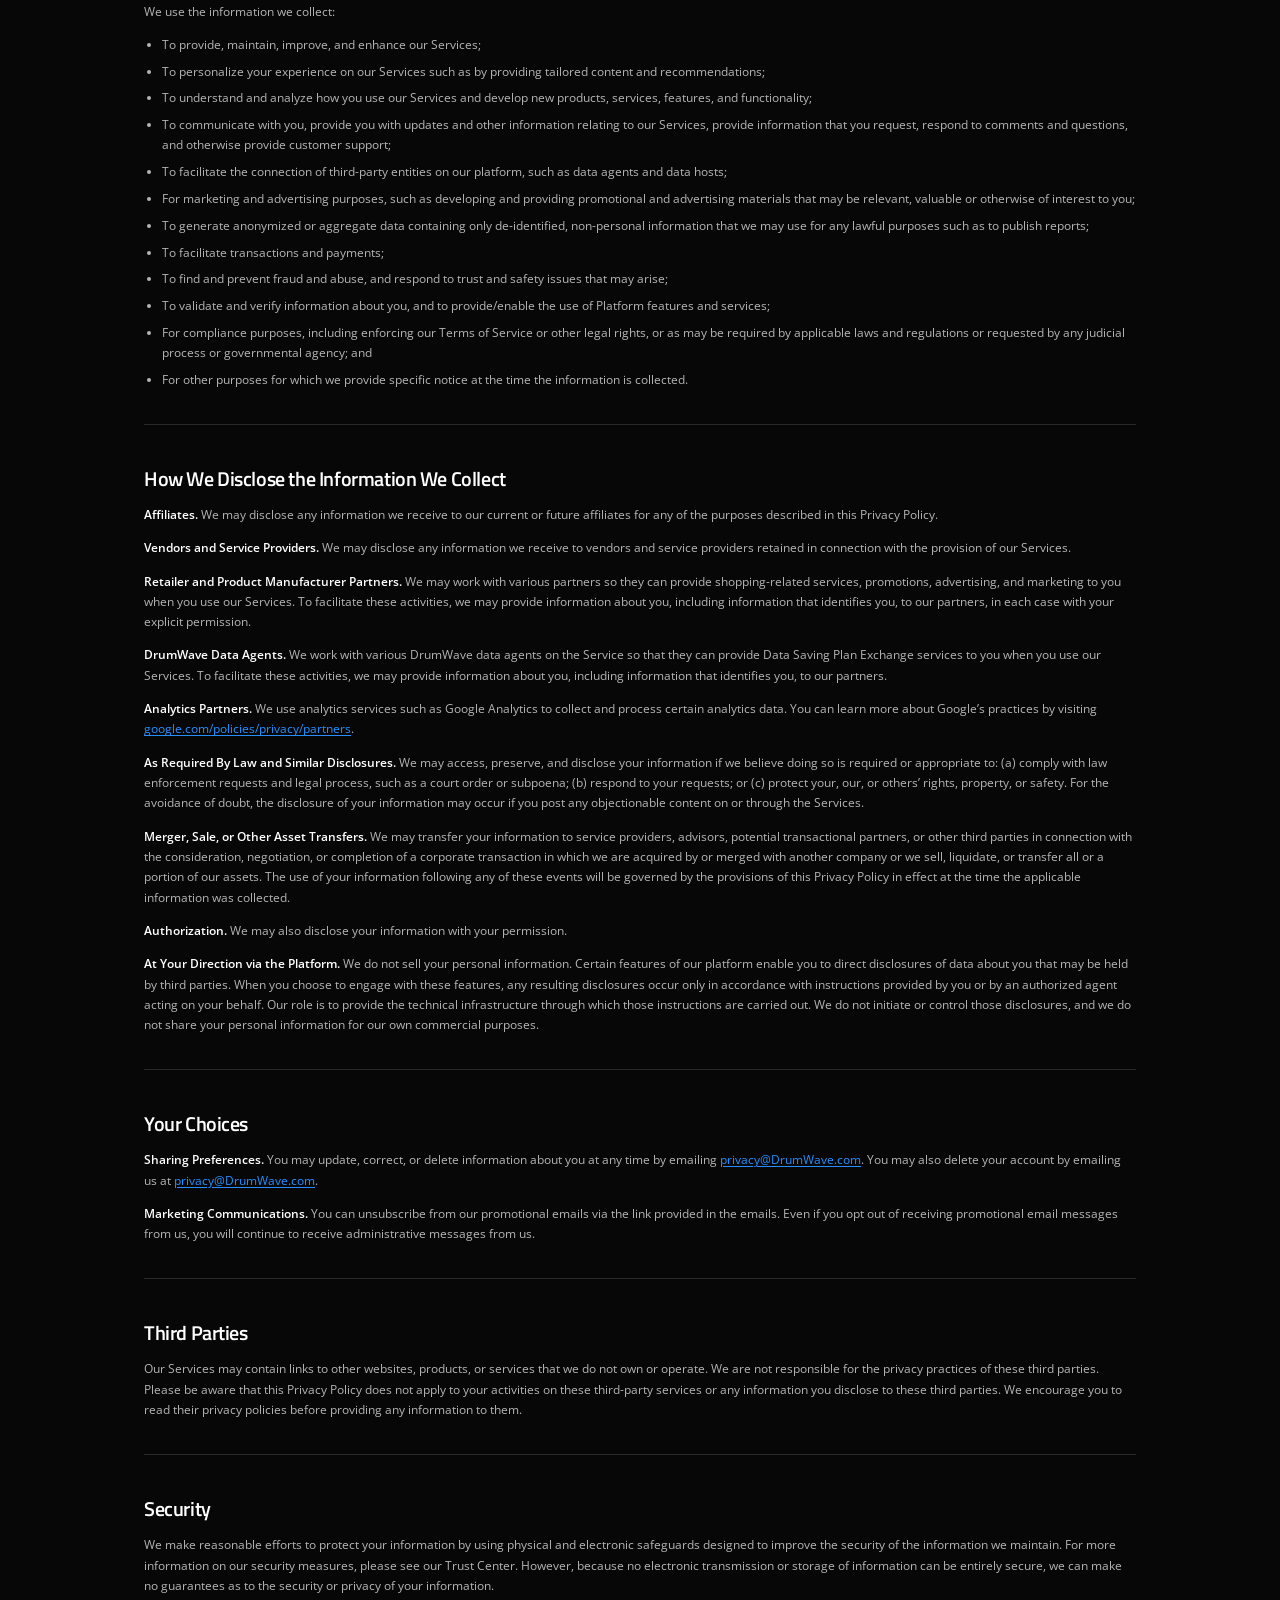
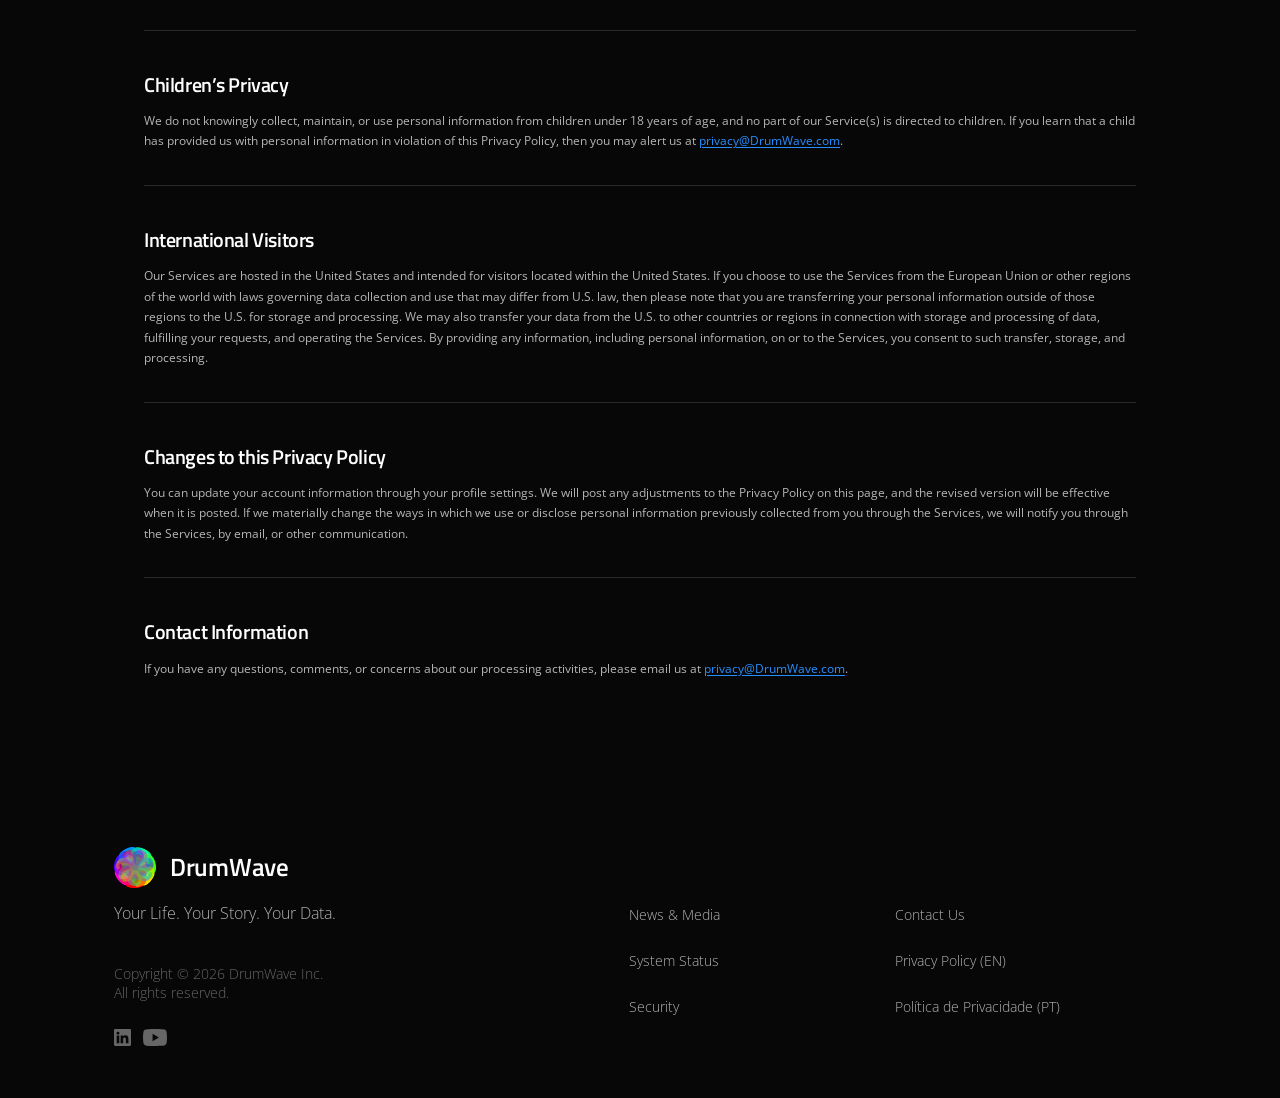
<file: privacy-policy.html>
<!doctype html>
<html lang="en">
<head>
<meta charset="utf-8">
<meta name="viewport" content="width=device-width, initial-scale=1">
<title>DrumWave Privacy Policy: How We Handle Your Data</title>
<meta name="description" content="How DrumWave collects, uses, and discloses information from users of our Services, including the dWallet and Data Savings Plan.">
<meta name="robots" content="index, follow">
<link rel="canonical" href="https://drumwave.com/privacy-policy.html">
<link rel="alternate" hreflang="en" href="https://drumwave.com/privacy-policy.html">
<link rel="alternate" hreflang="pt-BR" href="https://drumwave.com/politica-de-privacidade.html">
<link rel="alternate" hreflang="x-default" href="https://drumwave.com/privacy-policy.html">
<meta name="google-site-verification" content="Uno11EyNkLUE6XqBr32cJUTJdfERnW0rC3Rj4m_h0rY">

<meta property="og:type" content="website">
<meta property="og:site_name" content="DrumWave">
<meta property="og:title" content="DrumWave Privacy Policy">
<meta property="og:description" content="How DrumWave collects, uses, and discloses information from users of our Services.">
<meta property="og:url" content="https://drumwave.com/privacy-policy.html">
<meta property="og:image" content="https://drumwave.com/assets/img/android-chrome-512x512.png">
<meta property="og:image:width" content="512">
<meta property="og:image:height" content="512">
<meta property="og:image:alt" content="DrumWave logo">
<meta property="og:locale" content="en_US">
<meta name="twitter:card" content="summary">
<meta name="twitter:title" content="DrumWave Privacy Policy">
<meta name="twitter:description" content="How DrumWave collects, uses, and discloses information from users of our Services.">
<meta name="twitter:image" content="https://drumwave.com/assets/img/android-chrome-512x512.png">

<!-- CookieScript consent banner -->
<script type="text/javascript" src="assets/js/cookiescript.js"></script>
<link rel="stylesheet" href="assets/css/cookiescript-custom.css">
<script type="text/javascript" src="assets/js/analytics.js"></script>
<script type="application/ld+json">
{
  "@context": "https://schema.org",
  "@type": "Organization",
  "name": "DrumWave",
  "url": "https://drumwave.com",
  "logo": "https://drumwave.com/assets/img/logo.png",
  "sameAs": [
    "https://linkedin.com/company/drumwave",
    "https://www.youtube.com/@Drumwave"
  ]
}
</script>
<script type="application/ld+json">
{
  "@context": "https://schema.org",
  "@type": "BreadcrumbList",
  "itemListElement": [
    { "@type": "ListItem", "position": 1, "name": "Home", "item": "https://drumwave.com/" },
    { "@type": "ListItem", "position": 2, "name": "Privacy Policy", "item": "https://drumwave.com/privacy-policy.html" }
  ]
}
</script>
<link rel="icon" type="image/png" sizes="32x32" href="assets/img/favicon-32x32.png">
<link rel="icon" type="image/png" sizes="16x16" href="assets/img/favicon-16x16.png">
<link rel="icon" href="assets/img/favicon.ico">
<link rel="apple-touch-icon" sizes="180x180" href="assets/img/apple-touch-icon.png">
<link rel="manifest" href="site.webmanifest">
<link rel="preconnect" href="https://fonts.googleapis.com">
<link rel="preconnect" href="https://fonts.gstatic.com" crossorigin>
<link href="https://fonts.googleapis.com/css2?family=Titillium+Web:wght@200;300;400;600;700&family=Open+Sans:wght@300;400;500;600;700&display=swap" rel="stylesheet">
<style>
:root{
  --ink:#070707;
  --bone:#F3F2EE;
  --cobalt:#1F5BFF;
  --accent:#278EFF;
  --mute:#8A8A86;
  --line:rgba(243,242,238,.14);
}
*{box-sizing:border-box;margin:0;padding:0}
html{background:var(--ink);color:var(--bone)}
body{
  font-family:'Open Sans',system-ui,-apple-system,sans-serif;
  font-weight:300;
  -webkit-font-smoothing:antialiased;
  -moz-osx-font-smoothing:grayscale;
  overflow-x:hidden;
  line-height:1.3;
}
img{display:block;user-select:none;-webkit-user-drag:none;max-width:100%}
a{color:inherit;text-decoration:none}
button{font:inherit;color:inherit;background:none;border:0;cursor:pointer}

.mono{
  font-family:'Open Sans',system-ui,sans-serif;
  font-size:11px;letter-spacing:.14em;text-transform:uppercase;
  color:var(--mute);font-weight:400;
}
.display{font-family:'Titillium Web',system-ui,sans-serif;font-weight:300;letter-spacing:-.025em;line-height:.98}

/* nav (shared with index.html / business.html) */
.nav{
  position:fixed;top:12px;left:50%;transform:translateX(-50%);z-index:50;
  width:min(1200px,94vw);height:84px;padding:16px 16px 16px 24px;
  display:flex;align-items:center;gap:40px;
  border:1px solid rgba(139,139,139,.3);border-radius:100px;
  background:rgba(7,7,7,.7);backdrop-filter:blur(10px);-webkit-backdrop-filter:blur(10px);
  font-family:'Titillium Web',system-ui,sans-serif;font-size:18px;line-height:1;
}
.nav .logo{display:flex;align-items:center;gap:24px;margin-right:auto}
.nav .logo img{width:36px;height:36px;display:block;object-fit:contain;flex:none}
.nav .logo .rule{width:1px;height:35px;background:rgba(153,153,153,.4);flex:none}
.nav .logo .wordmark{display:block;height:26px;width:auto}
.nav .links{display:flex;align-items:center;gap:40px}
.nav .links a{font-weight:400;color:rgba(255,255,255,.65);transition:color .25s,opacity .25s}
.nav .links a:hover{color:#fff}
.nav .links a.cur{font-weight:700;color:#fff;opacity:1}
.nav .sep{width:1px;height:40.5px;background:rgba(255,255,255,.3);flex:none}
.nav .ctas{display:flex;align-items:center;gap:14px}
.nav .pill{display:inline-flex;align-items:center;justify-content:center;white-space:nowrap;padding:12px 24px;border-radius:500px;border:.911px solid #fff;font-weight:400;line-height:24px;color:#fff;transition:background .25s,filter .25s,border-color .25s}
.nav .pill.p{border:none;border-radius:56px;font-weight:600;background:linear-gradient(138.73deg,#4B27FF 1.94%,#0091FF 100.59%)}
.nav .pill:hover{background:rgba(243,242,238,.12)}
.nav .pill.p:hover{background:linear-gradient(138.73deg,#4B27FF 1.94%,#0091FF 100.59%);filter:brightness(1.12)}

/* FOOTER (shared pattern, matches index.html's site-footer) */
.site-footer{position:relative;z-index:2;display:grid;grid-template-columns:40.27vw 20.74vw 1fr;gap:0;padding:4.06vw 8.9vw 4vw;
  background:var(--ink)}
.site-footer .foot-social{display:flex;align-items:center;gap:.89vw;margin-top:27px}
.site-footer .foot-social a{display:block;opacity:1;transition:opacity .25s}
.site-footer .foot-social a:hover{opacity:.65}
.site-footer .foot-social img{display:block;height:1.354vw;min-height:16px;width:auto}
.site-footer .foot-logo{display:flex;align-items:center;gap:14px}
.site-footer .foot-logo img{width:42px;height:42px;object-fit:contain}
.site-footer .foot-logo b{font-family:'Titillium Web',sans-serif;font-weight:600;font-size:25px;letter-spacing:-.01em;color:#fff}
.site-footer .foot-tag{margin-top:16px;font-family:'Open Sans',sans-serif;font-size:clamp(1rem,1.04vw,1.25rem);line-height:1.2;color:#B4B4B4}
.site-footer .foot-copy{margin-top:40px;max-width:282px;font-family:'Open Sans',sans-serif;font-size:clamp(.9rem,.94vw,1.125rem);line-height:1.34;color:#666}
.site-footer .foot-col{max-width:292px;margin-top:58px}
.site-footer .foot-h{font-family:'Open Sans',sans-serif;font-weight:700;font-size:clamp(.9rem,.94vw,1.125rem);line-height:1.2;color:#E3E3E3}
.site-footer .foot-col a{display:block;margin-top:24px;font-family:'Open Sans',sans-serif;font-size:clamp(.9rem,.94vw,1.125rem);line-height:1.5;color:#B4B4B4;transition:color .25s}
.site-footer .foot-col a:first-child{margin-top:0}
.site-footer .foot-col a:hover{color:#fff}

/* MOBILE MENU OVERLAY & MODAL (Figma exact match 4222-21393) */
.nav-toggle{
  display:none;align-items:center;justify-content:center;
  width:42px;height:42px;
  color:#FFF;background:none;border:none;
  cursor:pointer;transition:opacity .2s;flex:none;margin-left:auto;
}
.nav-toggle:hover{opacity:.75}

.mobile-menu-overlay{
  position:fixed;inset:0;z-index:9999;
  background:rgba(0,0,0,0.65);backdrop-filter:blur(10px);-webkit-backdrop-filter:blur(10px);
  display:flex;justify-content:center;align-items:flex-start;
  padding:16px;opacity:0;pointer-events:none;transition:opacity .25s ease;
}
.mobile-menu-overlay.is-open{
  opacity:1;pointer-events:auto;
}
.mobile-menu-card{
  width:100%;max-width:380px;
  background:#0D0D0D;border:1px solid rgba(255,255,255,0.15);
  border-radius:28px;padding:24px 24px 28px;
  box-shadow:0 24px 48px rgba(0,0,0,0.8);
  transform:translateY(-12px) scale(0.96);transition:transform .25s cubic-bezier(0.16,1,0.3,1);
}
.mobile-menu-overlay.is-open .mobile-menu-card{
  transform:translateY(0) scale(1);
}
.mobile-menu-head{
  display:flex;align-items:center;justify-content:space-between;
  margin-bottom:28px;padding-bottom:16px;border-bottom:1px solid rgba(255,255,255,0.08);
}
.mobile-menu-head .logo{display:flex;align-items:center;gap:14px}
.mobile-menu-head .logo .mark{width:28px;height:28px;object-fit:contain}
.mobile-menu-head .logo .rule{width:1px;height:24px;background:rgba(153,153,153,.4)}
.mobile-menu-head .logo .wordmark{height:16px;width:auto}
.mobile-menu-close{
  width:36px;height:36px;display:flex;align-items:center;justify-content:center;
  color:rgba(255,255,255,0.8);background:none;
  border:none;cursor:pointer;
  transition:color .2s;
}
.mobile-menu-close:hover{color:#FFF}
.mobile-menu-links{display:flex;flex-direction:column;gap:18px;margin-bottom:28px}
.mobile-menu-links a{
  font-family:'Titillium Web',system-ui,sans-serif;font-size:20px;font-weight:400;
  color:rgba(255,255,255,0.85);transition:color .2s;
}
.mobile-menu-links a.cur{font-weight:700;color:#FFF}
.mobile-menu-links a:hover{color:#FFF}
.mobile-menu-actions{display:flex;flex-direction:column;gap:12px}
.mobile-menu-actions .btn-login{
  display:flex;align-items:center;justify-content:center;
  width:100%;height:48px;border-radius:100px;border:1px solid #FFFFFF;
  font-family:'Titillium Web',sans-serif;font-size:16px;font-weight:400;color:#FFFFFF;
  transition:background .2s;
}
.mobile-menu-actions .btn-login:hover{background:rgba(255,255,255,0.12)}
.mobile-menu-actions .btn-account{
  display:flex;align-items:center;justify-content:center;
  width:100%;height:50px;border-radius:100px;border:none;
  background:linear-gradient(138.73deg,#4B27FF 1.94%,#0091FF 100.59%);
  font-family:'Titillium Web',sans-serif;font-size:16px;font-weight:600;color:#FFFFFF;
  transition:filter .2s;
}
.mobile-menu-actions .btn-account:hover{filter:brightness(1.12)}

/* PAGE HERO */
#phero{position:relative;padding:15.6vw 0 4vw;background:var(--ink);text-align:center;overflow:hidden}
#phero::after{
  position:absolute;left:50%;bottom:-6vw;transform:translateX(-50%);
  width:85vw;height:45vw;background:radial-gradient(ellipse 65% 55% at 50% 100%, rgba(31,178,90,0.45) 0%, rgba(7,7,7,0) 75%);
  pointer-events:none;z-index:0;
}
#phero .orb{position:absolute;top:8vw;left:50%;transform:translateX(-50%);width:70vw;max-width:1300px;z-index:0;pointer-events:none;opacity:1;mix-blend-mode:screen}
#phero .eyebrow{position:relative;z-index:1}
#phero h1{position:relative;z-index:1;font-size:3.33vw;font-weight:400;letter-spacing:-.1333vw;line-height:0.93;color:#FFF;margin-top:1.2vw}
#phero .updated{position:relative;z-index:1;margin-top:1.2vw;font-family:'Open Sans',sans-serif;font-size:.9375vw;font-weight:600;color:rgba(255,255,255,.6)}

/* LEGAL BODY */
#legal{position:relative;background:var(--ink);padding:2vw 0 8vw}
#legal .wrap{position:relative;z-index:1;max-width:1120px;margin:0 auto;padding:0 5vw}
#legal p.lead{font-family:'Open Sans',sans-serif;font-size:.9375vw;font-weight:400;line-height:1.6;color:rgba(255,255,255,.75);margin-bottom:2.2vw}
#legal h2{font-family:'Titillium Web',sans-serif;font-weight:600;font-size:1.6vw;letter-spacing:-.02em;color:#FFF;margin:3.2vw 0 1vw}
#legal h2:first-child{margin-top:0}
#legal h3{font-family:'Titillium Web',sans-serif;font-weight:600;font-size:1.05vw;letter-spacing:-.01em;color:#FFF;margin:1.6vw 0 .5vw}
#legal p{font-family:'Open Sans',sans-serif;font-size:.9375vw;font-weight:400;line-height:1.7;color:rgba(255,255,255,.7);margin-bottom:1vw}
#legal p b{font-weight:600;color:#FFF}
#legal ul{margin:0 0 1vw 1.4vw;padding:0}
#legal li{font-family:'Open Sans',sans-serif;font-size:.9375vw;font-weight:400;line-height:1.7;color:rgba(255,255,255,.7);margin-bottom:.5vw}
#legal a.inline{color:var(--accent);text-decoration:underline;text-underline-offset:2px}
#legal a.inline:hover{color:#0091FF}
#legal hr{border:0;border-top:1px solid rgba(243,242,238,.14);margin:2.6vw 0}

@media (max-width:900px){
  /* ── MOBILE NAVIGATION HEADER PILL (Figma match) ── */
  .nav {
    gap: 0 !important;
    height: 52px !important;
    padding: 0 12px 0 16px !important;
    width: calc(100vw - 32px) !important;
    max-width: 420px !important;
    top: 14px !important;
    left: 50% !important;
    transform: translateX(-50%) !important;
    display: flex !important;
    align-items: center !important;
    justify-content: space-between !important;
    box-sizing: border-box !important;
    border-radius: 500px !important;
  }
  .nav .logo {
    display: flex !important;
    align-items: center !important;
    gap: 12px !important;
    margin-right: auto !important;
  }
  .nav .logo .mark {
    display: block !important;
    width: 28px !important;
    height: 28px !important;
    flex: none !important;
  }
  .nav .logo .rule {
    display: block !important;
    width: 1px !important;
    height: 18px !important;
    background: rgba(255,255,255,0.3) !important;
    flex: none !important;
  }
  .nav .logo .wordmark {
    display: block !important;
    height: 16px !important;
    width: auto !important;
    flex: none !important;
  }
  .nav .links, .nav .sep, .nav .ctas {
    display: none !important;
  }
  .nav-toggle {
    display: flex !important;
    align-items: center !important;
    justify-content: center !important;
    width: 36px !important;
    height: 36px !important;
    padding: 0 !important;
    margin-left: auto !important;
    color: rgba(255,255,255,0.8) !important;
    background: transparent !important;
    border: none !important;
    border-radius: 0 !important;
    box-shadow: none !important;
    flex: none !important;
    cursor: pointer !important;
  }

  #phero{padding:120px 5vw 32px}
  #phero h1{font-size:clamp(2rem,8vw,2.6rem);line-height:1.1}
  #phero .updated{font-size:14px;margin-top:10px}

  #legal{padding:24px 0 60px}
  #legal .wrap{padding:0 20px}
  #legal p.lead{font-size:16px;line-height:1.65;color:rgba(255,255,255,.8);margin-bottom:20px}
  #legal h2{font-size:22px;line-height:1.3;margin:32px 0 14px}
  #legal h3{font-size:18px;line-height:1.35;margin:24px 0 10px}
  #legal p,#legal li{font-size:16px;line-height:1.65;color:rgba(255,255,255,.75)}
  #legal p{margin-bottom:14px}
  #legal ul{margin:0 0 16px 20px}
  #legal li{margin-bottom:8px}
  #legal hr{margin:24px 0}
  #legal a.inline{padding:2px 0;display:inline-block}

  .site-footer{display:flex;flex-direction:column;gap:0;padding-bottom:48px}
  .disclosures{padding:40px 8.9vw 40px 8.54vw}
  .site-footer .foot-copy{margin-top:40px}
  .site-footer .foot-social{margin-top:24px;gap:20px}
  .site-footer .foot-col{margin-top:0;display:flex;flex-direction:column}
  .site-footer .foot-col:first-of-type{margin-top:40px}
  .site-footer .foot-col a{margin-top:24px}
  .site-footer .foot-col a:first-child{margin-top:24px}
  .site-footer .foot-col:first-of-type a:first-child{margin-top:0}
}
</style>
</head>
<body>

<header class="nav" aria-label="dWallet">
  <a class="logo" href="index.html">
    <img class="mark" src="assets/img/logo.png" alt="" width="36" height="36">
    <span class="rule" aria-hidden="true"></span>
    <img class="wordmark" src="assets/img/dwallet-wordmark.png" alt="dWallet" width="112" height="26">
  </a>
  <nav class="links">
    <a href="index.html#dsp">Personal</a>
    <a href="business.html">Business</a>
  </nav>
  <span class="sep" aria-hidden="true"></span>
  <div class="ctas">
    <a class="pill" href="https://personal.drumwave.com/sign-in">Log in</a>
    <a class="pill p" href="https://personal.drumwave.com/offers/66aecb1e-740a-4d95-aa7a-f530689ffe89">Open an Account &amp; get $25</a>
  </div>
  <button class="nav-toggle" id="navToggle" aria-label="Open menu" onclick="document.getElementById('mobileMenuOverlay').classList.add('is-open');document.body.style.overflow='hidden';">
    <svg width="20" height="14" viewBox="0 0 20 14" fill="none" xmlns="http://www.w3.org/2000/svg">
      <path d="M1 1H19M1 7H19M1 13H19" stroke="currentColor" stroke-width="2" stroke-linecap="round"/>
    </svg>
  </button>
</header>

<!-- MOBILE MENU OVERLAY & MODAL (Figma exact match 4222-21393) -->
<div class="mobile-menu-overlay" id="mobileMenuOverlay">
  <div class="mobile-menu-card">
    <div class="mobile-menu-head">
      <a class="logo" href="index.html">
        <img class="mark" src="assets/img/logo.png" alt="" width="28" height="28">
        <span class="rule" aria-hidden="true"></span>
        <img class="wordmark" src="assets/img/dwallet-wordmark.png" alt="dWallet" width="72" height="16">
      </a>
      <button class="mobile-menu-close" id="mobileMenuClose" aria-label="Close menu" onclick="document.getElementById('mobileMenuOverlay').classList.remove('is-open');document.body.style.overflow='';">
        <svg width="14" height="14" viewBox="0 0 14 14" fill="none" xmlns="http://www.w3.org/2000/svg">
          <path d="M1 1L13 13M1 13L13 1" stroke="currentColor" stroke-width="2" stroke-linecap="round"/>
        </svg>
      </button>
    </div>
    <div class="mobile-menu-links">
      <a href="index.html#dsp">Personal</a>
      <a href="business.html">Business</a>
    </div>
    <div class="mobile-menu-actions">
      <a class="btn-login" href="https://personal.drumwave.com/sign-in">Log in</a>
      <a class="btn-account" href="https://personal.drumwave.com/offers/66aecb1e-740a-4d95-aa7a-f530689ffe89">Open an Account &amp; get $25</a>
    </div>
  </div>
</div>

<!-- HERO -->
<section id="phero" aria-label="Privacy Policy">
  <img class="orb" src="assets/img/hero-glow-soft.png" alt="">
  <div class="eyebrow mono">LEGAL</div>
  <h1 class="display">Privacy Policy</h1>
  <p class="updated">Last Updated: September 3, 2026</p>
</section>

<!-- LEGAL BODY -->
<section id="legal" aria-label="Privacy Policy details">
  <div class="wrap">
    <p class="lead">DrumWave, Inc. (&ldquo;DrumWave,&rdquo; &ldquo;we,&rdquo; &ldquo;our,&rdquo; and/or &ldquo;us&rdquo;) values the privacy of individuals who use our application, websites, and related services (collectively, our &ldquo;Services&rdquo;). This privacy policy (the &ldquo;Privacy Policy&rdquo;) explains how we collect, use, and disclose information from users of our Services (&ldquo;Users&rdquo;). By using our Services, you agree to the collection, use, disclosure, and procedures this Privacy Policy describes. Beyond the Privacy Policy, your use of our website is subject to our website terms, and your use of the Services is also subject to our Terms of Service, which are available upon registration and within the platform.</p>
    <p class="lead">This Privacy Policy does not apply to the extent we process information in the role of a processor or service provider on behalf of our customers (for example, on behalf of the merchants from whom you purchase products or services directly). In that context, our processing of your personal information is subject to our agreements with our customers. Our customers are the data controllers and their privacy policies will apply to the processing of your personal information. We are not responsible for the privacy or data security practices of our customers, which may differ from those explained in this Privacy Policy.</p>

    <hr>

    <h2>Information We Collect</h2>
    <p>We may collect a variety of information from or about you or your devices from various sources, as described below.</p>

    <h3>A. Information You Provide to Us</h3>
    <p><b>Registration and Account Information.</b> When you sign up for an account, we ask you for your name, email address, the U.S. state in which you reside, phone number and password. You may also choose to provide a profile photo for your account. DrumWave uses partners to query and/or validate this information in order to help keep your account secure.</p>
    <p><b>Communications.</b> If you contact us directly, we may receive additional information about you, such as your name, email address, the contents of a message or attachments that you may send to us, referral information, and other information you choose to provide. When you communicate with us online, third party vendors receive and store these communications on our behalf. If you subscribe to our newsletter, then we will collect certain information from you, such as your name and email address. When we send you emails, we may use embedded pixels or other technologies to track information about your receipt and interaction with our emails, such as whether and when you open them, whether you access any links included in our emails, how long you read our emails, whether you forward our emails and to whom, your Location Information (described below), and your Device Information (described below), to learn how to deliver a better customer experience and improve our Services.</p>
    <p><b>Contact Forms.</b> If you complete one of our contact forms, we may collect information such as your name, email address, the content of your message, and referral information.</p>
    <p><b>Certificates.</b> If you choose to certify your data on the Platform, DrumWave will need to access the data to be certified in order to validate it. Should you opt for cloud-participant certification &ndash; manually uploading your data to your dWallet &ndash; DrumWave will also need to process and store such data, cataloguing and organizing it in accordance with the Platform&rsquo;s standard format (for further details on this Service, please refer to the Terms and Conditions of Use of the dWallet Platform for Personal Accounts).</p>
    <p><b>Careers.</b> If you decide that you wish to apply for a job with us, you may submit your contact information and your resume online. We will collect the information you choose to provide on your resume, such as your education and employment experience. You may also apply through a third party service, such as LinkedIn. If you do so, we will collect the information you make available to us through that service.</p>
    <p><b>Payment Information.</b> If you make a payment on our Services, your payment-related information, such as credit card or other financial information, is collected by our third-party payment processor on our behalf.</p>

    <h3>B. Information We Collect When You Use Our Services</h3>
    <p><b>Device Information.</b> We receive information about the device and software you use to access our Services, including IP address, device type, device identifiers, web browser type and version, operating system version.</p>
    <p><b>Usage Information.</b> We automatically receive information about your interactions with our Services, like the pages or other content you view, referrer information (the website you visited before coming to our Services), and the dates and times of your visits.</p>
    <p><b>Information from Cookies and Other Tracking Technologies.</b> We and our third-party partners collect information about your activities on our Services using cookies, pixel tags, SDKs, or other tracking technologies. Our third-party partners, such as analytics, advertising, and security partners, may also use these technologies to collect information about your online activities over time and across different services.</p>

    <h3>C. Information We Receive from Other Sources</h3>
    <p><b>Information from Third-Party Services.</b> When you use our Services to where there is an integrated third-party service provider, we may receive information about you, including information you consent to send us about the services the third-party provided to you. For example, we may receive identity verification information from our identity verification service provider. If you wish to limit the information available to us, you should visit the privacy settings of your third-party accounts to learn about your options.</p>

    <hr>

    <h2>How We Use the Information We Collect</h2>
    <p>We use the information we collect:</p>
    <ul>
      <li>To provide, maintain, improve, and enhance our Services;</li>
      <li>To personalize your experience on our Services such as by providing tailored content and recommendations;</li>
      <li>To understand and analyze how you use our Services and develop new products, services, features, and functionality;</li>
      <li>To communicate with you, provide you with updates and other information relating to our Services, provide information that you request, respond to comments and questions, and otherwise provide customer support;</li>
      <li>To facilitate the connection of third-party entities on our platform, such as data agents and data hosts;</li>
      <li>For marketing and advertising purposes, such as developing and providing promotional and advertising materials that may be relevant, valuable or otherwise of interest to you;</li>
      <li>To generate anonymized or aggregate data containing only de-identified, non-personal information that we may use for any lawful purposes such as to publish reports;</li>
      <li>To facilitate transactions and payments;</li>
      <li>To find and prevent fraud and abuse, and respond to trust and safety issues that may arise;</li>
      <li>To validate and verify information about you, and to provide/enable the use of Platform features and services;</li>
      <li>For compliance purposes, including enforcing our Terms of Service or other legal rights, or as may be required by applicable laws and regulations or requested by any judicial process or governmental agency; and</li>
      <li>For other purposes for which we provide specific notice at the time the information is collected.</li>
    </ul>

    <hr>

    <h2>How We Disclose the Information We Collect</h2>
    <p><b>Affiliates.</b> We may disclose any information we receive to our current or future affiliates for any of the purposes described in this Privacy Policy.</p>
    <p><b>Vendors and Service Providers.</b> We may disclose any information we receive to vendors and service providers retained in connection with the provision of our Services.</p>
    <p><b>Retailer and Product Manufacturer Partners.</b> We may work with various partners so they can provide shopping-related services, promotions, advertising, and marketing to you when you use our Services. To facilitate these activities, we may provide information about you, including information that identifies you, to our partners, in each case with your explicit permission.</p>
    <p><b>DrumWave Data Agents.</b> We work with various DrumWave data agents on the Service so that they can provide Data Saving Plan Exchange services to you when you use our Services. To facilitate these activities, we may provide information about you, including information that identifies you, to our partners.</p>
    <p><b>Analytics Partners.</b> We use analytics services such as Google Analytics to collect and process certain analytics data. You can learn more about Google&rsquo;s practices by visiting <a class="inline" href="https://www.google.com/policies/privacy/partners/" target="_blank" rel="noopener">google.com/policies/privacy/partners</a>.</p>
    <p><b>As Required By Law and Similar Disclosures.</b> We may access, preserve, and disclose your information if we believe doing so is required or appropriate to: (a) comply with law enforcement requests and legal process, such as a court order or subpoena; (b) respond to your requests; or (c) protect your, our, or others&rsquo; rights, property, or safety. For the avoidance of doubt, the disclosure of your information may occur if you post any objectionable content on or through the Services.</p>
    <p><b>Merger, Sale, or Other Asset Transfers.</b> We may transfer your information to service providers, advisors, potential transactional partners, or other third parties in connection with the consideration, negotiation, or completion of a corporate transaction in which we are acquired by or merged with another company or we sell, liquidate, or transfer all or a portion of our assets. The use of your information following any of these events will be governed by the provisions of this Privacy Policy in effect at the time the applicable information was collected.</p>
    <p><b>Authorization.</b> We may also disclose your information with your permission.</p>
    <p><b>At Your Direction via the Platform.</b> We do not sell your personal information. Certain features of our platform enable you to direct disclosures of data about you that may be held by third parties. When you choose to engage with these features, any resulting disclosures occur only in accordance with instructions provided by you or by an authorized agent acting on your behalf. Our role is to provide the technical infrastructure through which those instructions are carried out. We do not initiate or control those disclosures, and we do not share your personal information for our own commercial purposes.</p>

    <hr>

    <h2>Your Choices</h2>
    <p><b>Sharing Preferences.</b> You may update, correct, or delete information about you at any time by emailing <a class="inline" href="mailto:privacy@DrumWave.com">privacy@DrumWave.com</a>. You may also delete your account by emailing us at <a class="inline" href="mailto:privacy@DrumWave.com">privacy@DrumWave.com</a>.</p>
    <p><b>Marketing Communications.</b> You can unsubscribe from our promotional emails via the link provided in the emails. Even if you opt out of receiving promotional email messages from us, you will continue to receive administrative messages from us.</p>

    <hr>

    <h2>Third Parties</h2>
    <p>Our Services may contain links to other websites, products, or services that we do not own or operate. We are not responsible for the privacy practices of these third parties. Please be aware that this Privacy Policy does not apply to your activities on these third-party services or any information you disclose to these third parties. We encourage you to read their privacy policies before providing any information to them.</p>

    <hr>

    <h2>Security</h2>
    <p>We make reasonable efforts to protect your information by using physical and electronic safeguards designed to improve the security of the information we maintain. For more information on our security measures, please see our Trust Center. However, because no electronic transmission or storage of information can be entirely secure, we can make no guarantees as to the security or privacy of your information.</p>

    <hr>

    <h2>Children&rsquo;s Privacy</h2>
    <p>We do not knowingly collect, maintain, or use personal information from children under 18 years of age, and no part of our Service(s) is directed to children. If you learn that a child has provided us with personal information in violation of this Privacy Policy, then you may alert us at <a class="inline" href="mailto:privacy@DrumWave.com">privacy@DrumWave.com</a>.</p>

    <hr>

    <h2>International Visitors</h2>
    <p>Our Services are hosted in the United States and intended for visitors located within the United States. If you choose to use the Services from the European Union or other regions of the world with laws governing data collection and use that may differ from U.S. law, then please note that you are transferring your personal information outside of those regions to the U.S. for storage and processing. We may also transfer your data from the U.S. to other countries or regions in connection with storage and processing of data, fulfilling your requests, and operating the Services. By providing any information, including personal information, on or to the Services, you consent to such transfer, storage, and processing.</p>

    <hr>

    <h2>Changes to this Privacy Policy</h2>
    <p>You can update your account information through your profile settings. We will post any adjustments to the Privacy Policy on this page, and the revised version will be effective when it is posted. If we materially change the ways in which we use or disclose personal information previously collected from you through the Services, we will notify you through the Services, by email, or other communication.</p>

    <hr>

    <h2>Contact Information</h2>
    <p>If you have any questions, comments, or concerns about our processing activities, please email us at <a class="inline" href="mailto:privacy@DrumWave.com">privacy@DrumWave.com</a>.</p>
  </div>
</section>

<!-- FOOTER -->
<footer class="site-footer">
  <div>
    <div class="foot-logo"><img src="assets/img/logo.png" alt="" width="42" height="42"><b>DrumWave</b></div>
    <p class="foot-tag">Your Life. Your Story. Your Data.</p>
    <p class="foot-copy">Copyright &copy; 2026 DrumWave Inc.<br>All rights reserved.</p>
    <div class="foot-social">
      <a href="https://linkedin.com/company/drumwave" target="_blank" rel="noopener" aria-label="DrumWave on LinkedIn"><img src="assets/img/icon-linkedin.svg" alt="" loading="lazy"></a>
      <a href="https://youtube.com/@drumwave" target="_blank" rel="noopener" aria-label="DrumWave on YouTube"><img src="assets/img/icon-youtube.svg" alt="" loading="lazy"></a>
    </div>
  </div>
  <div class="foot-col">
    <a href="resources.html">News &amp; Media</a>
    <a href="https://status.drumwave.com/" target="_blank" rel="noopener">System Status</a>
    <a href="https://trust.drumwave.com/" target="_blank" rel="noopener">Security</a>
  </div>
  <div class="foot-col">
    <a href="contact.html">Contact Us</a>
    <a href="privacy-policy.html">Privacy Policy (EN)</a>
    <a href="politica-de-privacidade.html">Pol&iacute;tica de Privacidade (PT)</a>
  </div>
</footer>

<script>
(function(){
  const navToggle = document.getElementById('navToggle');
  const mobileMenuOverlay = document.getElementById('mobileMenuOverlay');
  const mobileMenuClose = document.getElementById('mobileMenuClose');

  if(navToggle && mobileMenuOverlay){
    function openMenu(){
      mobileMenuOverlay.classList.add('is-open');
      document.body.style.overflow = 'hidden';
    }
    function closeMenu(){
      mobileMenuOverlay.classList.remove('is-open');
      document.body.style.overflow = '';
    }

    navToggle.addEventListener('click', openMenu);
    if(mobileMenuClose) mobileMenuClose.addEventListener('click', closeMenu);
    mobileMenuOverlay.addEventListener('click', function(e){
      if(e.target === mobileMenuOverlay) closeMenu();
    });
    document.addEventListener('keydown', function(e){
      if(e.key === 'Escape' && mobileMenuOverlay.classList.contains('is-open')) closeMenu();
    });
  }
})();
</script>
</body>
</html>
</file>
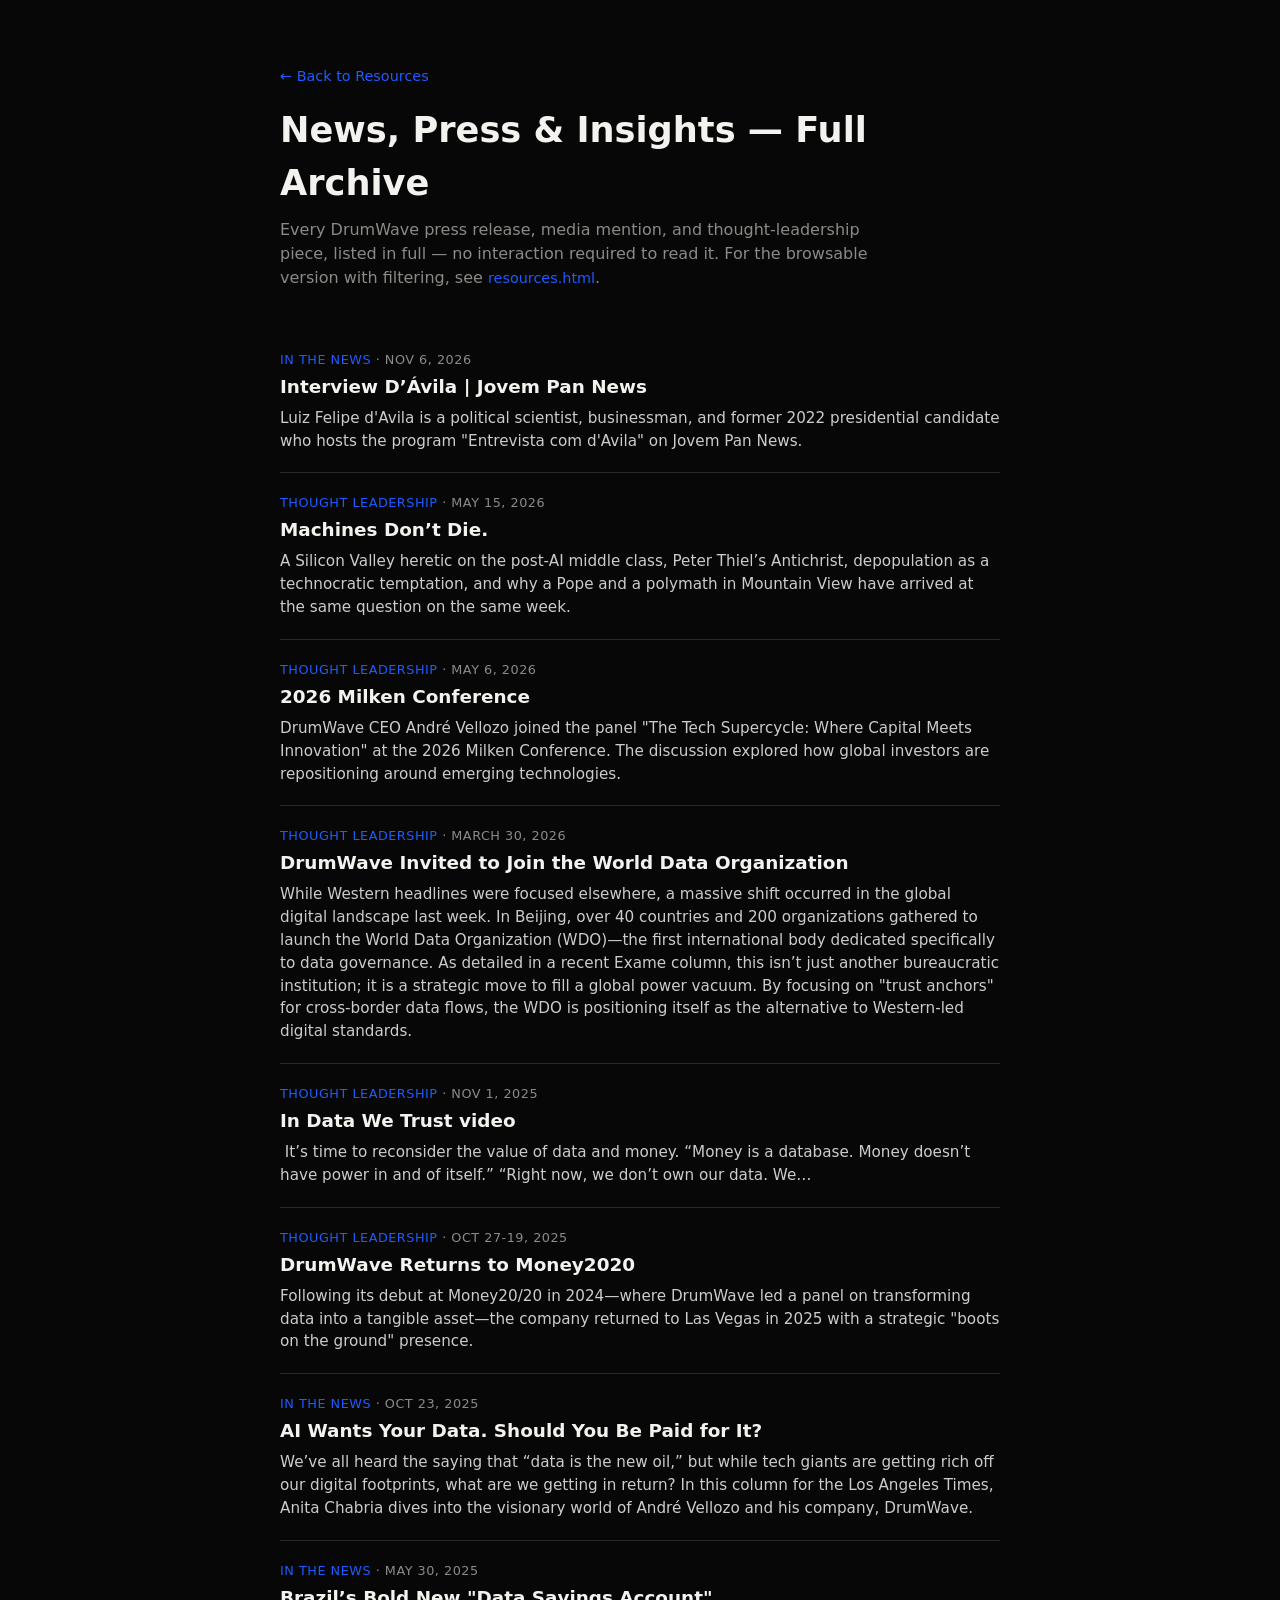
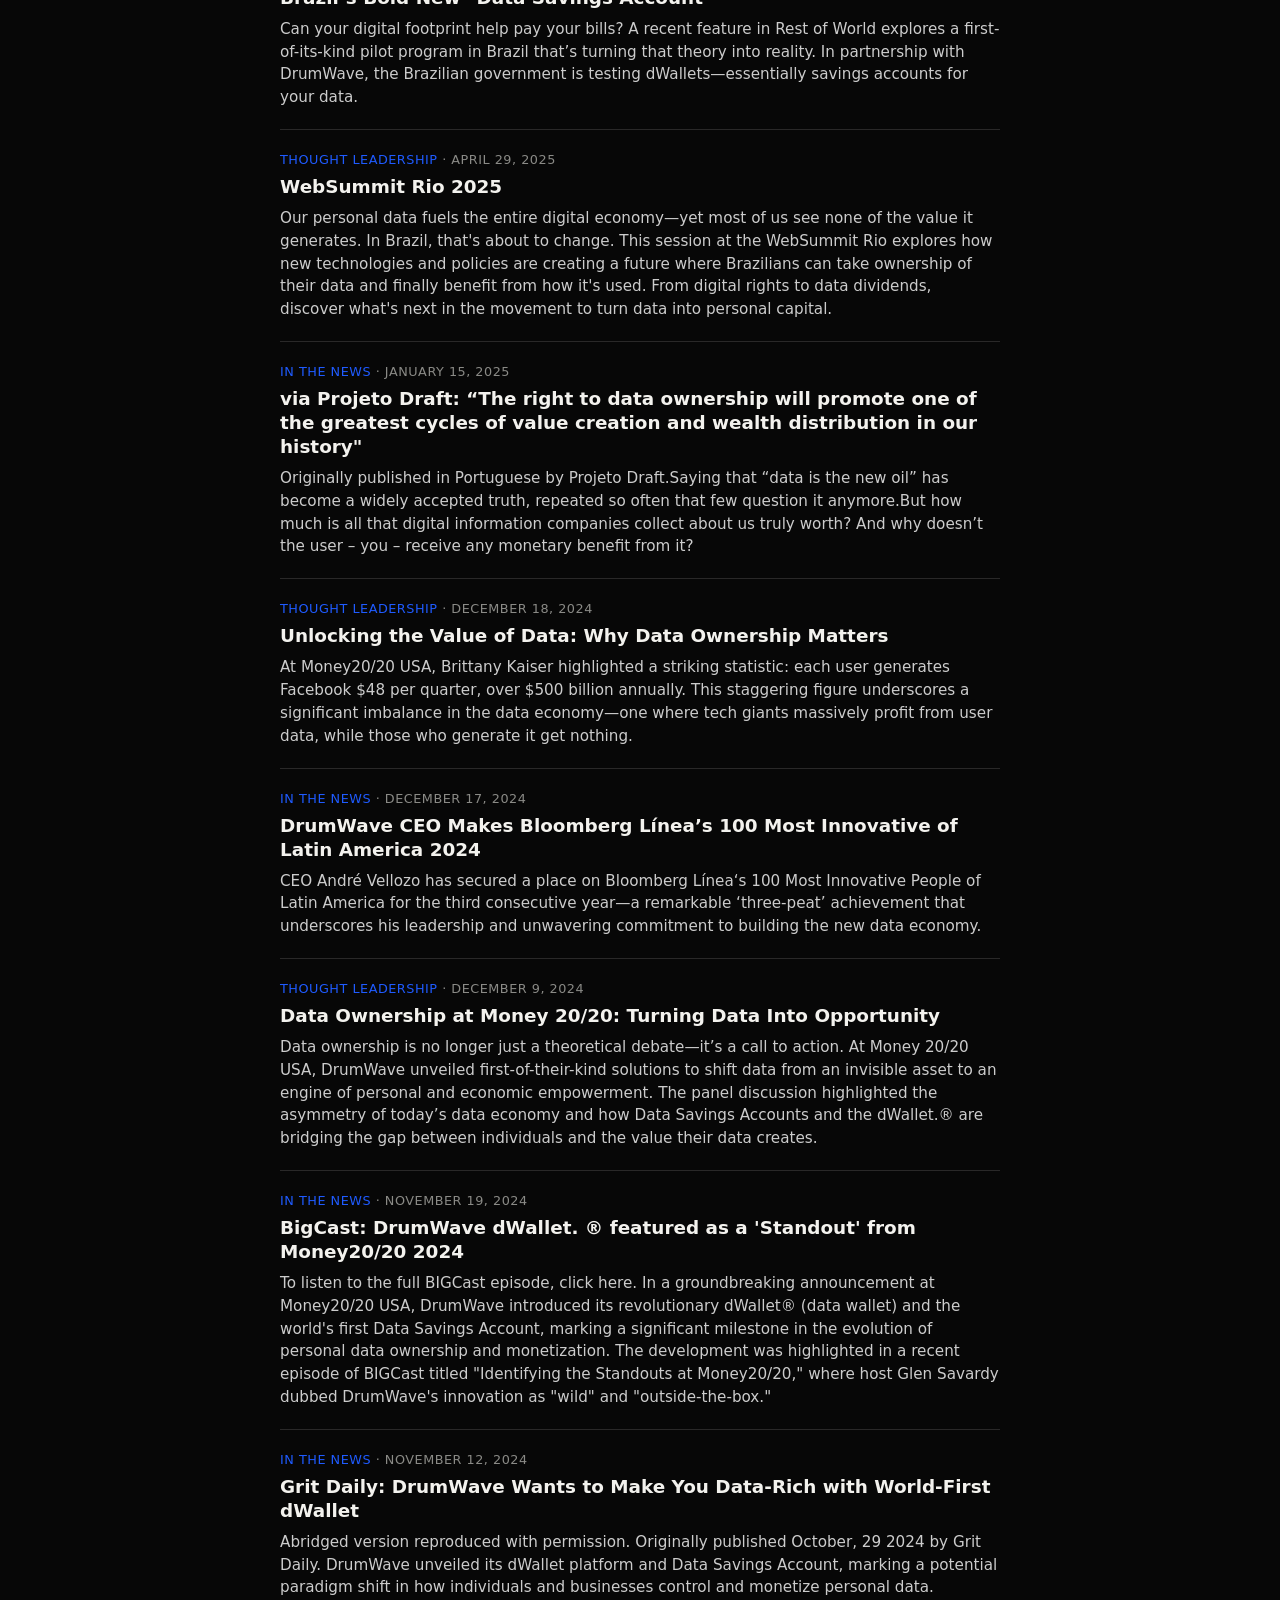
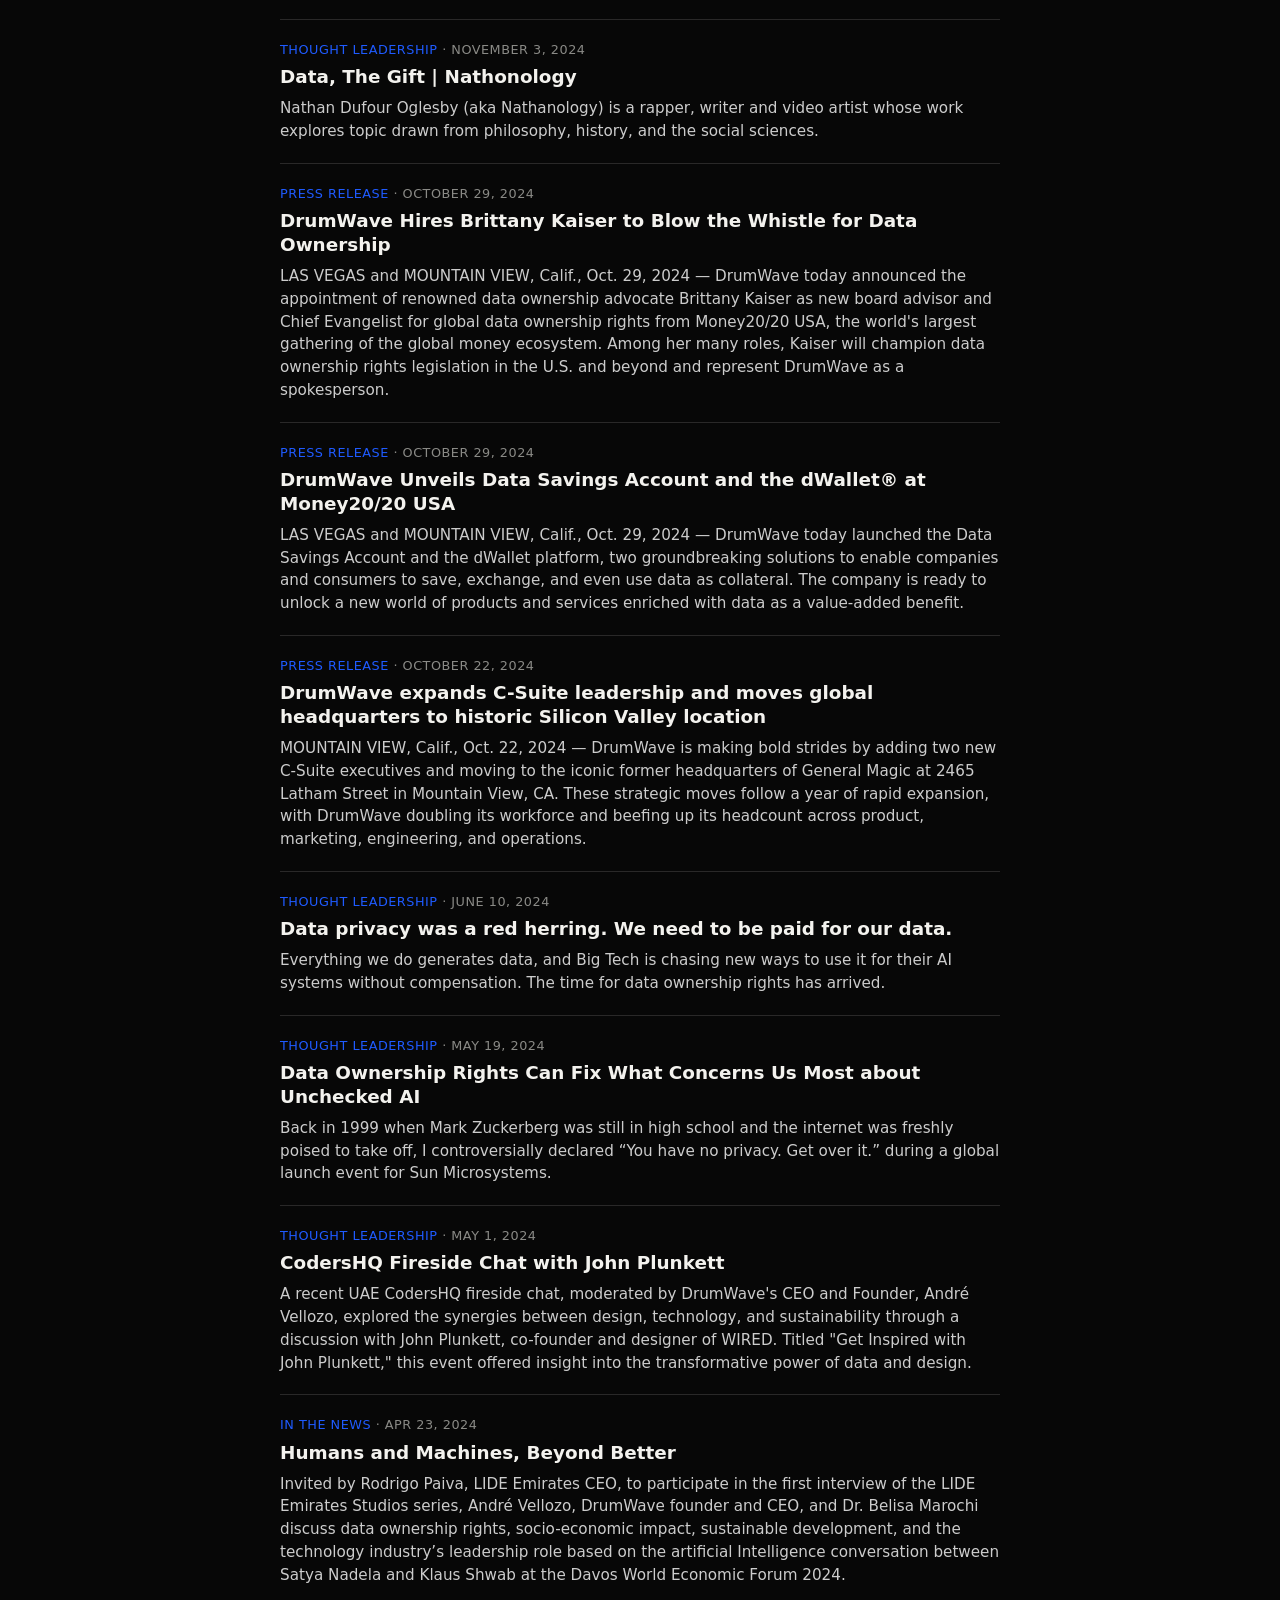
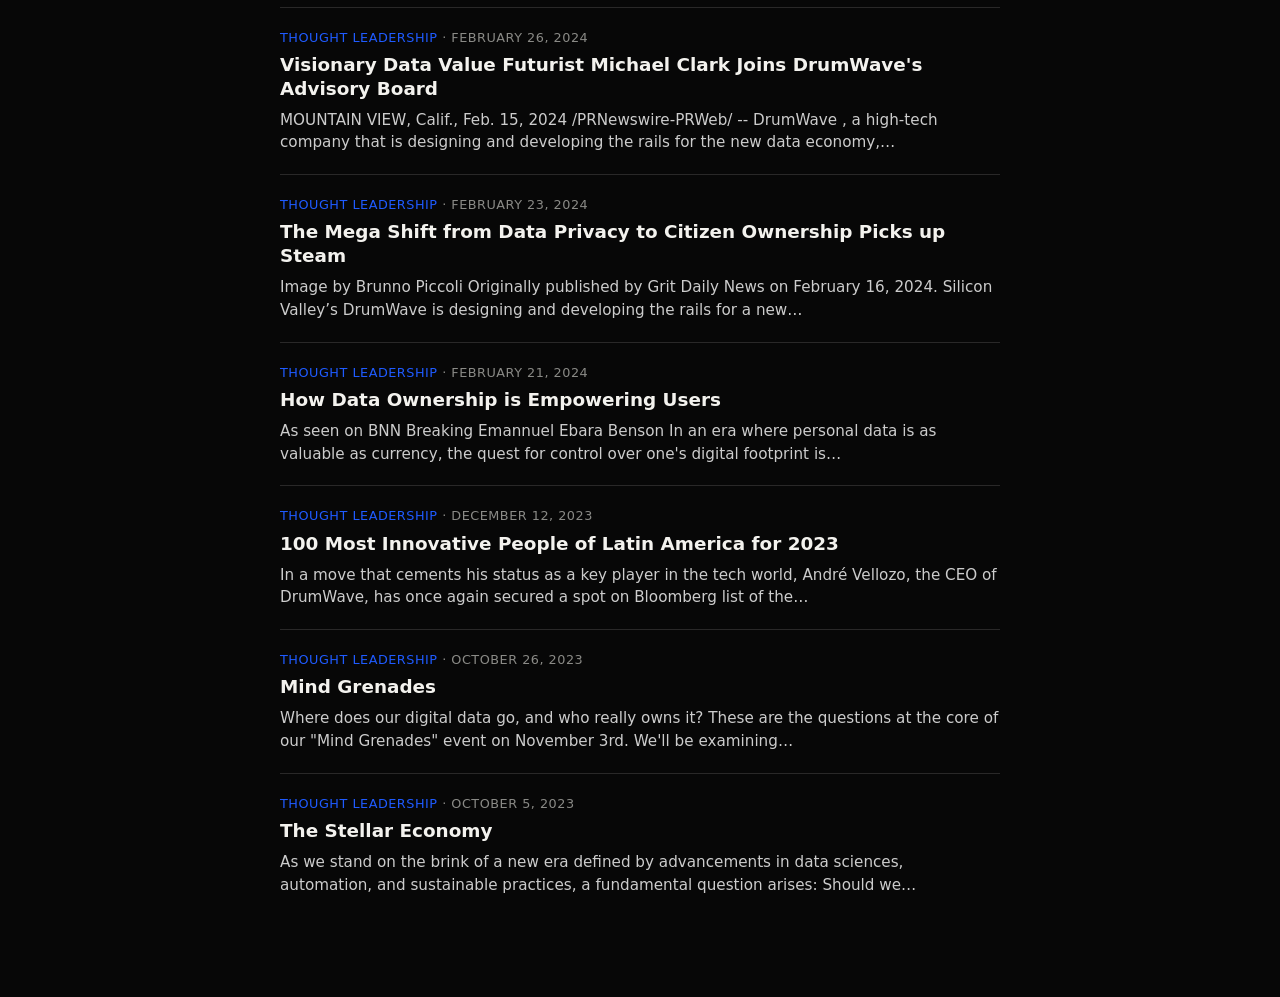
<file: resources/archive.html>
<!doctype html>
<html lang="en">
<head>
<meta charset="utf-8">
<meta name="viewport" content="width=device-width, initial-scale=1">
<title>DrumWave News, Press & Insights: Full Archive</title>
<meta name="description" content="Full, plain-text index of DrumWave's press releases, media coverage, and thought leadership — every entry, with a summary and a link to the full story.">
<meta name="robots" content="index, follow">
<link rel="canonical" href="https://drumwave.com/resources/archive.html">

<meta property="og:type" content="website">
<meta property="og:site_name" content="DrumWave">
<meta property="og:title" content="DrumWave News, Press & Insights: Full Archive">
<meta property="og:description" content="Full, plain-text index of DrumWave's press releases, media coverage, and thought leadership.">
<meta property="og:url" content="https://drumwave.com/resources/archive.html">
<meta property="og:image" content="https://drumwave.com/assets/img/android-chrome-512x512.png">
<meta property="og:image:width" content="512">
<meta property="og:image:height" content="512">
<meta property="og:image:alt" content="DrumWave logo">
<meta property="og:locale" content="en_US">
<meta name="twitter:card" content="summary">
<meta name="twitter:title" content="DrumWave News, Press & Insights: Full Archive">
<meta name="twitter:description" content="Full, plain-text index of DrumWave's press releases, media coverage, and thought leadership.">
<meta name="twitter:image" content="https://drumwave.com/assets/img/android-chrome-512x512.png">

<script type="application/ld+json">
{
  "@context": "https://schema.org",
  "@type": "ItemList",
  "name": "DrumWave News, Press & Insights Archive",
  "itemListElement": [
    {
      "@type": "ListItem",
      "position": 1,
      "url": "https://drumwave.com/resources/post.html?slug=interview-davila-jovem-pan-news",
      "name": "Interview D’Ávila | Jovem Pan News"
    },
    {
      "@type": "ListItem",
      "position": 2,
      "url": "https://drumwave.com/resources/post.html?slug=machines-dont-die",
      "name": "Machines Don’t Die."
    },
    {
      "@type": "ListItem",
      "position": 3,
      "url": "https://drumwave.com/resources/post.html?slug=2026-milken-conference",
      "name": "2026 Milken Conference"
    },
    {
      "@type": "ListItem",
      "position": 4,
      "url": "https://drumwave.com/resources/post.html?slug=drumwave-invited-to-join-the-world-data-organization-and-attend-its-inauguration-in-beijing",
      "name": "DrumWave Invited to Join the World Data Organization"
    },
    {
      "@type": "ListItem",
      "position": 5,
      "url": "https://drumwave.com/resources/post.html?slug=in-data-we-trust-video",
      "name": "In Data We Trust video"
    },
    {
      "@type": "ListItem",
      "position": 6,
      "url": "https://drumwave.com/resources/post.html?slug=drumwave-returns-to-money2020",
      "name": "DrumWave Returns to Money2020"
    },
    {
      "@type": "ListItem",
      "position": 7,
      "url": "https://drumwave.com/resources/post.html?slug=ai-wants-your-data-should-you-be-paid-for-it",
      "name": "AI Wants Your Data. Should You Be Paid for It?"
    },
    {
      "@type": "ListItem",
      "position": 8,
      "url": "https://drumwave.com/resources/post.html?slug=brazils-bold-new-data-savings-account",
      "name": "Brazil’s Bold New \"Data Savings Account\""
    },
    {
      "@type": "ListItem",
      "position": 9,
      "url": "https://drumwave.com/resources/post.html?slug=websummit-rio-2025",
      "name": "WebSummit Rio 2025"
    },
    {
      "@type": "ListItem",
      "position": 10,
      "url": "https://drumwave.com/resources/post.html?slug=projeto-draft-andre-vellozo-interview-data-ownership",
      "name": "via Projeto Draft: “The right to data ownership will promote one of the greatest cycles of value creation and wealth distribution in our history\""
    },
    {
      "@type": "ListItem",
      "position": 11,
      "url": "https://drumwave.com/resources/post.html?slug=unlocking-the-value-of-data-why-data-ownership-matters",
      "name": "Unlocking the Value of Data: Why Data Ownership Matters"
    },
    {
      "@type": "ListItem",
      "position": 12,
      "url": "https://drumwave.com/resources/post.html?slug=drumwave-ceo-makes-bloomberg-lineas-100-most-innovative-of-latin-america-2024",
      "name": "DrumWave CEO Makes Bloomberg Línea’s 100 Most Innovative of Latin America 2024"
    },
    {
      "@type": "ListItem",
      "position": 13,
      "url": "https://drumwave.com/resources/post.html?slug=data-ownership-at-money-20-20-turning-data-into-opportunity",
      "name": "Data Ownership at Money 20/20: Turning Data Into Opportunity"
    },
    {
      "@type": "ListItem",
      "position": 14,
      "url": "https://drumwave.com/resources/post.html?slug=drumwave-talks-data-ownership-o-bigcast",
      "name": "BigCast: DrumWave dWallet. ® featured as a 'Standout' from Money20/20 2024"
    },
    {
      "@type": "ListItem",
      "position": 15,
      "url": "https://drumwave.com/resources/post.html?slug=grit-daily-drumwave-wants-to-make-you-data-rich-with-world-first-dwallet",
      "name": "Grit Daily: DrumWave Wants to Make You Data-Rich with World-First dWallet"
    },
    {
      "@type": "ListItem",
      "position": 16,
      "url": "https://drumwave.com/resources/post.html?slug=data-the-gift-nathonology",
      "name": "Data, The Gift | Nathonology"
    },
    {
      "@type": "ListItem",
      "position": 17,
      "url": "https://drumwave.com/resources/post.html?slug=drumwave-hires-brittany-kaiser-to-blow-the-whistle-for-data-ownership",
      "name": "DrumWave Hires Brittany Kaiser to Blow the Whistle for Data Ownership"
    },
    {
      "@type": "ListItem",
      "position": 18,
      "url": "https://drumwave.com/resources/post.html?slug=drumwave-unveils-data-savings-and-dwallet-pr",
      "name": "DrumWave Unveils Data Savings Account and the dWallet® at Money20/20 USA"
    },
    {
      "@type": "ListItem",
      "position": 19,
      "url": "https://drumwave.com/resources/post.html?slug=drumwave-expands-c-suite-leadership-and-moves-global-headquarters-to-historic-silicon-valley-location",
      "name": "DrumWave expands C-Suite leadership and moves global headquarters to historic Silicon Valley location"
    },
    {
      "@type": "ListItem",
      "position": 20,
      "url": "https://drumwave.com/resources/post.html?slug=data-privacy-was-a-red-herring-we-need-to-be-paid-for-our-data",
      "name": "Data privacy was a red herring. We need to be paid for our data."
    },
    {
      "@type": "ListItem",
      "position": 21,
      "url": "https://drumwave.com/resources/post.html?slug=data-ownership-rights-can-fix-what-concerns-us-most-about-unchecked-ai",
      "name": "Data Ownership Rights Can Fix What Concerns Us Most about Unchecked AI"
    },
    {
      "@type": "ListItem",
      "position": 22,
      "url": "https://drumwave.com/resources/post.html?slug=codershq-fireside-chat-with-john-plunkett",
      "name": "CodersHQ Fireside Chat with John Plunkett"
    },
    {
      "@type": "ListItem",
      "position": 23,
      "url": "https://drumwave.com/resources/post.html?slug=humans-and-machines-beyond-better",
      "name": "Humans and Machines, Beyond Better"
    },
    {
      "@type": "ListItem",
      "position": 24,
      "url": "https://drumwave.com/resources/post.html?slug=visionary-data-value-futurist-michael-clark-joins-drumwaves-advisory-board",
      "name": "Visionary Data Value Futurist Michael Clark Joins DrumWave's Advisory Board"
    },
    {
      "@type": "ListItem",
      "position": 25,
      "url": "https://drumwave.com/resources/post.html?slug=the-mega-shift-from-data-privacy-to-citizen-ownership-picks-up-steam",
      "name": "The Mega Shift from Data Privacy to Citizen Ownership Picks up Steam"
    },
    {
      "@type": "ListItem",
      "position": 26,
      "url": "https://drumwave.com/resources/post.html?slug=how-data-ownership-is-empowering-users",
      "name": "How Data Ownership is Empowering Users"
    },
    {
      "@type": "ListItem",
      "position": 27,
      "url": "https://drumwave.com/resources/post.html?slug=100-most-innovative-people-of-latin-america-for-2023",
      "name": "100 Most Innovative People of Latin America for 2023"
    },
    {
      "@type": "ListItem",
      "position": 28,
      "url": "https://drumwave.com/resources/post.html?slug=mind-grenades",
      "name": "Mind Grenades"
    },
    {
      "@type": "ListItem",
      "position": 29,
      "url": "https://drumwave.com/resources/post.html?slug=the-stellar-economy",
      "name": "The Stellar Economy"
    }
  ]
}
</script>
<link rel="icon" type="image/png" sizes="32x32" href="../assets/img/favicon-32x32.png">
<link rel="icon" type="image/png" sizes="16x16" href="../assets/img/favicon-16x16.png">
<link rel="icon" href="../assets/img/favicon.ico">
<link rel="manifest" href="../site.webmanifest">
<style>
  :root{ --ink:#070707; --bone:#F3F2EE; --cobalt:#1F5BFF; --mute:#8A8A86; }
  *{box-sizing:border-box}
  body{margin:0;background:var(--ink);color:var(--bone);font-family:system-ui,-apple-system,sans-serif;line-height:1.5;padding:0 20px}
  main{max-width:720px;margin:0 auto;padding:48px 0 80px}
  h1{font-size:clamp(1.6rem,4vw,2.2rem);margin:0 0 8px}
  .lede{color:var(--mute);margin:0 0 40px;max-width:60ch}
  .entry{padding:20px 0;border-top:1px solid rgba(243,242,238,.14)}
  .entry:first-of-type{border-top:none}
  .entry-meta{margin:0 0 6px;font-size:.8rem;letter-spacing:.04em;text-transform:uppercase;color:var(--mute)}
  .entry-cat{color:var(--cobalt)}
  .entry-title{margin:0 0 8px;font-size:1.15rem;line-height:1.3}
  .entry-title a{color:var(--bone);text-decoration:none}
  .entry-title a:hover{text-decoration:underline}
  .entry-summary{margin:0;color:#ccc;font-size:.95rem}
  a.back{color:var(--cobalt);font-size:.9rem;text-decoration:none}
  a.back:hover{text-decoration:underline}
</style>
</head>
<body>
<main>
  <p><a class="back" href="../resources.html">&larr; Back to Resources</a></p>
  <h1>News, Press &amp; Insights — Full Archive</h1>
  <p class="lede">Every DrumWave press release, media mention, and thought-leadership piece, listed in full — no interaction required to read it. For the browsable version with filtering, see <a class="back" href="../resources.html" style="display:inline">resources.html</a>.</p>
      <article class="entry">
        <p class="entry-meta"><span class="entry-cat">In the News</span> &middot; <time datetime="2026-11-06">Nov 6, 2026</time></p>
        <h2 class="entry-title"><a href="post.html?slug=interview-davila-jovem-pan-news">Interview D’Ávila | Jovem Pan News</a></h2>
        <p class="entry-summary">Luiz Felipe d&#39;Avila is a political scientist, businessman, and former 2022 presidential candidate who hosts the program &quot;Entrevista com d&#39;Avila&quot; on Jovem Pan News.</p>
      </article>
      <article class="entry">
        <p class="entry-meta"><span class="entry-cat">Thought Leadership</span> &middot; <time datetime="2026-05-15">May 15, 2026</time></p>
        <h2 class="entry-title"><a href="post.html?slug=machines-dont-die">Machines Don’t Die.</a></h2>
        <p class="entry-summary">A Silicon Valley heretic on the post-AI middle class, Peter Thiel’s Antichrist, depopulation as a technocratic temptation, and why a Pope and a polymath in Mountain View have arrived at the same question on the same week.</p>
      </article>
      <article class="entry">
        <p class="entry-meta"><span class="entry-cat">Thought Leadership</span> &middot; <time datetime="2026-05-06">May 6, 2026</time></p>
        <h2 class="entry-title"><a href="post.html?slug=2026-milken-conference">2026 Milken Conference</a></h2>
        <p class="entry-summary">DrumWave CEO André Vellozo joined the panel &quot;The Tech Supercycle: Where Capital Meets Innovation&quot; at the 2026 Milken Conference. The discussion explored how global investors are repositioning around emerging technologies.</p>
      </article>
      <article class="entry">
        <p class="entry-meta"><span class="entry-cat">Thought Leadership</span> &middot; <time datetime="2026-03-30">March 30, 2026</time></p>
        <h2 class="entry-title"><a href="post.html?slug=drumwave-invited-to-join-the-world-data-organization-and-attend-its-inauguration-in-beijing">DrumWave Invited to Join the World Data Organization</a></h2>
        <p class="entry-summary">While Western headlines were focused elsewhere, a massive shift occurred in the global digital landscape last week. In Beijing, over 40 countries and 200 organizations gathered to launch the World Data Organization (WDO)—the first international body dedicated specifically to data governance. As detailed in a recent Exame column, this isn’t just another bureaucratic institution; it is a strategic move to fill a global power vacuum. By focusing on &quot;trust anchors&quot; for cross-border data flows, the WDO is positioning itself as the alternative to Western-led digital standards.</p>
      </article>
      <article class="entry">
        <p class="entry-meta"><span class="entry-cat">Thought Leadership</span> &middot; <time datetime="2025-11-01">Nov 1, 2025</time></p>
        <h2 class="entry-title"><a href="post.html?slug=in-data-we-trust-video">In Data We Trust video</a></h2>
        <p class="entry-summary">‍ It’s time to reconsider the value of data and money. “Money is a database. Money doesn’t have power in and of itself.” “Right now, we don’t own our data. We…</p>
      </article>
      <article class="entry">
        <p class="entry-meta"><span class="entry-cat">Thought Leadership</span> &middot; <time datetime="2025-10-27">Oct 27-19, 2025</time></p>
        <h2 class="entry-title"><a href="post.html?slug=drumwave-returns-to-money2020">DrumWave Returns to Money2020</a></h2>
        <p class="entry-summary">Following its debut at Money20/20 in 2024—where DrumWave led a panel on transforming data into a tangible asset—the company returned to Las Vegas in 2025 with a strategic &quot;boots on the ground&quot; presence.</p>
      </article>
      <article class="entry">
        <p class="entry-meta"><span class="entry-cat">In the News</span> &middot; <time datetime="2025-10-23">Oct 23, 2025</time></p>
        <h2 class="entry-title"><a href="post.html?slug=ai-wants-your-data-should-you-be-paid-for-it">AI Wants Your Data. Should You Be Paid for It?</a></h2>
        <p class="entry-summary">We’ve all heard the saying that “data is the new oil,” but while tech giants are getting rich off our digital footprints, what are we getting in return? In this column for the Los Angeles Times, Anita Chabria dives into the visionary world of André Vellozo and his company, DrumWave.</p>
      </article>
      <article class="entry">
        <p class="entry-meta"><span class="entry-cat">In the News</span> &middot; <time datetime="2025-05-30">May 30, 2025</time></p>
        <h2 class="entry-title"><a href="post.html?slug=brazils-bold-new-data-savings-account">Brazil’s Bold New &quot;Data Savings Account&quot;</a></h2>
        <p class="entry-summary">Can your digital footprint help pay your bills? A recent feature in Rest of World explores a first-of-its-kind pilot program in Brazil that’s turning that theory into reality. In partnership with DrumWave, the Brazilian government is testing dWallets—essentially savings accounts for your data.</p>
      </article>
      <article class="entry">
        <p class="entry-meta"><span class="entry-cat">Thought Leadership</span> &middot; <time datetime="2025-04-29">April 29, 2025</time></p>
        <h2 class="entry-title"><a href="post.html?slug=websummit-rio-2025">WebSummit Rio 2025</a></h2>
        <p class="entry-summary">Our personal data fuels the entire digital economy—yet most of us see none of the value it generates. In Brazil, that&#39;s about to change. This session at the WebSummit Rio explores how new technologies and policies are creating a future where Brazilians can take ownership of their data and finally benefit from how it&#39;s used. From digital rights to data dividends, discover what&#39;s next in the movement to turn data into personal capital.</p>
      </article>
      <article class="entry">
        <p class="entry-meta"><span class="entry-cat">In the News</span> &middot; <time datetime="2025-01-15">January 15, 2025</time></p>
        <h2 class="entry-title"><a href="post.html?slug=projeto-draft-andre-vellozo-interview-data-ownership">via Projeto Draft: “The right to data ownership will promote one of the greatest cycles of value creation and wealth distribution in our history&quot;</a></h2>
        <p class="entry-summary">Originally published in Portuguese by Projeto Draft.Saying that “data is the new oil” has become a widely accepted truth, repeated so often that few question it anymore.But how much is all that digital information companies collect about us truly worth? And why doesn’t the user – you – receive any monetary benefit from it?</p>
      </article>
      <article class="entry">
        <p class="entry-meta"><span class="entry-cat">Thought Leadership</span> &middot; <time datetime="2024-12-18">December 18, 2024</time></p>
        <h2 class="entry-title"><a href="post.html?slug=unlocking-the-value-of-data-why-data-ownership-matters">Unlocking the Value of Data: Why Data Ownership Matters</a></h2>
        <p class="entry-summary">At Money20/20 USA, Brittany Kaiser highlighted a striking statistic: each user generates Facebook $48 per quarter, over $500 billion annually. This staggering figure underscores a significant imbalance in the data economy—one where tech giants massively profit from user data, while those who generate it get nothing.</p>
      </article>
      <article class="entry">
        <p class="entry-meta"><span class="entry-cat">In the News</span> &middot; <time datetime="2024-12-17">December 17, 2024</time></p>
        <h2 class="entry-title"><a href="post.html?slug=drumwave-ceo-makes-bloomberg-lineas-100-most-innovative-of-latin-america-2024">DrumWave CEO Makes Bloomberg Línea’s 100 Most Innovative of Latin America 2024</a></h2>
        <p class="entry-summary">CEO André Vellozo has secured a place on Bloomberg Línea‘s 100 Most Innovative People of Latin America for the third consecutive year—a remarkable ‘three-peat’ achievement that underscores his leadership and unwavering commitment to building the new data economy.</p>
      </article>
      <article class="entry">
        <p class="entry-meta"><span class="entry-cat">Thought Leadership</span> &middot; <time datetime="2024-12-09">December 9, 2024</time></p>
        <h2 class="entry-title"><a href="post.html?slug=data-ownership-at-money-20-20-turning-data-into-opportunity">Data Ownership at Money 20/20: Turning Data Into Opportunity</a></h2>
        <p class="entry-summary">Data ownership is no longer just a theoretical debate—it’s a call to action. At Money 20/20 USA, DrumWave unveiled first-of-their-kind solutions to shift data from an invisible asset to an engine of personal and economic empowerment. The panel discussion highlighted the asymmetry of today’s data economy and how Data Savings Accounts and the dWallet.® are bridging the gap between individuals and the value their data creates.</p>
      </article>
      <article class="entry">
        <p class="entry-meta"><span class="entry-cat">In the News</span> &middot; <time datetime="2024-11-19">November 19, 2024</time></p>
        <h2 class="entry-title"><a href="post.html?slug=drumwave-talks-data-ownership-o-bigcast">BigCast: DrumWave dWallet. ® featured as a &#39;Standout&#39; from Money20/20 2024</a></h2>
        <p class="entry-summary">To listen to the full BIGCast episode, click here. In a groundbreaking announcement at Money20/20 USA, DrumWave introduced its revolutionary dWallet® (data wallet) and the world&#39;s first Data Savings Account, marking a significant milestone in the evolution of personal data ownership and monetization. The development was highlighted in a recent episode of BIGCast titled &quot;Identifying the Standouts at Money20/20,&quot; where host Glen Savardy dubbed DrumWave&#39;s innovation as &quot;wild&quot; and &quot;outside-the-box.&quot;</p>
      </article>
      <article class="entry">
        <p class="entry-meta"><span class="entry-cat">In the News</span> &middot; <time datetime="2024-11-12">November 12, 2024</time></p>
        <h2 class="entry-title"><a href="post.html?slug=grit-daily-drumwave-wants-to-make-you-data-rich-with-world-first-dwallet">Grit Daily: DrumWave Wants to Make You Data-Rich with World-First dWallet</a></h2>
        <p class="entry-summary">Abridged version reproduced with permission. Originally published October, 29 2024 by Grit Daily. DrumWave unveiled its dWallet platform and Data Savings Account, marking a potential paradigm shift in how individuals and businesses control and monetize personal data.</p>
      </article>
      <article class="entry">
        <p class="entry-meta"><span class="entry-cat">Thought Leadership</span> &middot; <time datetime="2024-11-03">November 3, 2024</time></p>
        <h2 class="entry-title"><a href="post.html?slug=data-the-gift-nathonology">Data, The Gift | Nathonology</a></h2>
        <p class="entry-summary">Nathan Dufour Oglesby (aka Nathanology) is a rapper, writer and video artist whose work explores topic drawn from philosophy, history, and the social sciences.</p>
      </article>
      <article class="entry">
        <p class="entry-meta"><span class="entry-cat">Press Release</span> &middot; <time datetime="2024-10-29">October 29, 2024</time></p>
        <h2 class="entry-title"><a href="post.html?slug=drumwave-hires-brittany-kaiser-to-blow-the-whistle-for-data-ownership">DrumWave Hires Brittany Kaiser to Blow the Whistle for Data Ownership</a></h2>
        <p class="entry-summary">LAS VEGAS and MOUNTAIN VIEW, Calif., Oct. 29, 2024 — DrumWave today announced the appointment of renowned data ownership advocate Brittany Kaiser as new board advisor and Chief Evangelist for global data ownership rights from Money20/20 USA, the world&#39;s largest gathering of the global money ecosystem. Among her many roles, Kaiser will champion data ownership rights legislation in the U.S. and beyond and represent DrumWave as a spokesperson.</p>
      </article>
      <article class="entry">
        <p class="entry-meta"><span class="entry-cat">Press Release</span> &middot; <time datetime="2024-10-29">October 29, 2024</time></p>
        <h2 class="entry-title"><a href="post.html?slug=drumwave-unveils-data-savings-and-dwallet-pr">DrumWave Unveils Data Savings Account and the dWallet® at Money20/20 USA</a></h2>
        <p class="entry-summary">LAS VEGAS and MOUNTAIN VIEW, Calif., Oct. 29, 2024 — DrumWave today launched the Data Savings Account and the dWallet platform, two groundbreaking solutions to enable companies and consumers to save, exchange, and even use data as collateral. The company is ready to unlock a new world of products and services enriched with data as a value-added benefit.</p>
      </article>
      <article class="entry">
        <p class="entry-meta"><span class="entry-cat">Press Release</span> &middot; <time datetime="2024-10-22">October 22, 2024</time></p>
        <h2 class="entry-title"><a href="post.html?slug=drumwave-expands-c-suite-leadership-and-moves-global-headquarters-to-historic-silicon-valley-location">DrumWave expands C-Suite leadership and moves global headquarters to historic Silicon Valley location</a></h2>
        <p class="entry-summary">MOUNTAIN VIEW, Calif., Oct. 22, 2024 — DrumWave is making bold strides by adding two new C-Suite executives and moving to the iconic former headquarters of General Magic at 2465 Latham Street in Mountain View, CA. These strategic moves follow a year of rapid expansion, with DrumWave doubling its workforce and beefing up its headcount across product, marketing, engineering, and operations.</p>
      </article>
      <article class="entry">
        <p class="entry-meta"><span class="entry-cat">Thought Leadership</span> &middot; <time datetime="2024-06-10">June 10, 2024</time></p>
        <h2 class="entry-title"><a href="post.html?slug=data-privacy-was-a-red-herring-we-need-to-be-paid-for-our-data">Data privacy was a red herring. We need to be paid for our data.</a></h2>
        <p class="entry-summary">Everything we do generates data, and Big Tech is chasing new ways to use it for their AI systems without compensation. The time for data ownership rights has arrived.</p>
      </article>
      <article class="entry">
        <p class="entry-meta"><span class="entry-cat">Thought Leadership</span> &middot; <time datetime="2024-05-19">May 19, 2024</time></p>
        <h2 class="entry-title"><a href="post.html?slug=data-ownership-rights-can-fix-what-concerns-us-most-about-unchecked-ai">Data Ownership Rights Can Fix What Concerns Us Most about Unchecked AI</a></h2>
        <p class="entry-summary">Back in 1999 when Mark Zuckerberg was still in high school and the internet was freshly poised to take off, I controversially declared “You have no privacy. Get over it.” during a global launch event for Sun Microsystems.</p>
      </article>
      <article class="entry">
        <p class="entry-meta"><span class="entry-cat">Thought Leadership</span> &middot; <time datetime="2024-05-01">May 1, 2024</time></p>
        <h2 class="entry-title"><a href="post.html?slug=codershq-fireside-chat-with-john-plunkett">CodersHQ Fireside Chat with John Plunkett</a></h2>
        <p class="entry-summary">A recent UAE CodersHQ fireside chat, moderated by DrumWave&#39;s CEO and Founder, André Vellozo, explored the synergies between design, technology, and sustainability through a discussion with John Plunkett, co-founder and designer of WIRED. Titled &quot;Get Inspired with John Plunkett,&quot; this event offered insight into the transformative power of data and design.</p>
      </article>
      <article class="entry">
        <p class="entry-meta"><span class="entry-cat">In the News</span> &middot; <time datetime="2024-04-23">Apr 23, 2024</time></p>
        <h2 class="entry-title"><a href="post.html?slug=humans-and-machines-beyond-better">Humans and Machines, Beyond Better</a></h2>
        <p class="entry-summary">Invited by Rodrigo Paiva, LIDE Emirates CEO, to participate in the first interview of the LIDE Emirates Studios series, André Vellozo, DrumWave founder and CEO, and Dr. Belisa Marochi discuss data ownership rights, socio-economic impact, sustainable development, and the technology industry’s leadership role based on the artificial Intelligence conversation between Satya Nadela and Klaus Shwab at the Davos World Economic Forum 2024.</p>
      </article>
      <article class="entry">
        <p class="entry-meta"><span class="entry-cat">Thought Leadership</span> &middot; <time datetime="2024-02-26">February 26, 2024</time></p>
        <h2 class="entry-title"><a href="post.html?slug=visionary-data-value-futurist-michael-clark-joins-drumwaves-advisory-board">Visionary Data Value Futurist Michael Clark Joins DrumWave&#39;s Advisory Board</a></h2>
        <p class="entry-summary">MOUNTAIN VIEW, Calif., Feb. 15, 2024 /PRNewswire-PRWeb/ -- DrumWave , a high-tech company that is designing and developing the rails for the new data economy,…</p>
      </article>
      <article class="entry">
        <p class="entry-meta"><span class="entry-cat">Thought Leadership</span> &middot; <time datetime="2024-02-23">February 23, 2024</time></p>
        <h2 class="entry-title"><a href="post.html?slug=the-mega-shift-from-data-privacy-to-citizen-ownership-picks-up-steam">The Mega Shift from Data Privacy to Citizen Ownership Picks up Steam</a></h2>
        <p class="entry-summary">Image by Brunno Piccoli Originally published by Grit Daily News on February 16, 2024. Silicon Valley’s DrumWave is designing and developing the rails for a new…</p>
      </article>
      <article class="entry">
        <p class="entry-meta"><span class="entry-cat">Thought Leadership</span> &middot; <time datetime="2024-02-21">February 21, 2024</time></p>
        <h2 class="entry-title"><a href="post.html?slug=how-data-ownership-is-empowering-users">How Data Ownership is Empowering Users</a></h2>
        <p class="entry-summary">As seen on BNN Breaking Emannuel Ebara Benson In an era where personal data is as valuable as currency, the quest for control over one&#39;s digital footprint is…</p>
      </article>
      <article class="entry">
        <p class="entry-meta"><span class="entry-cat">Thought Leadership</span> &middot; <time datetime="2023-12-12">December 12, 2023</time></p>
        <h2 class="entry-title"><a href="post.html?slug=100-most-innovative-people-of-latin-america-for-2023">100 Most Innovative People of Latin America for 2023</a></h2>
        <p class="entry-summary">In a move that cements his status as a key player in the tech world, André Vellozo, the CEO of DrumWave, has once again secured a spot on Bloomberg list of the…</p>
      </article>
      <article class="entry">
        <p class="entry-meta"><span class="entry-cat">Thought Leadership</span> &middot; <time datetime="2023-10-26">October 26, 2023</time></p>
        <h2 class="entry-title"><a href="post.html?slug=mind-grenades">Mind Grenades</a></h2>
        <p class="entry-summary">Where does our digital data go, and who really owns it? These are the questions at the core of our &quot;Mind Grenades&quot; event on November 3rd. We&#39;ll be examining…</p>
      </article>
      <article class="entry">
        <p class="entry-meta"><span class="entry-cat">Thought Leadership</span> &middot; <time datetime="2023-10-05">October 5, 2023</time></p>
        <h2 class="entry-title"><a href="post.html?slug=the-stellar-economy">The Stellar Economy</a></h2>
        <p class="entry-summary">As we stand on the brink of a new era defined by advancements in data sciences, automation, and sustainable practices, a fundamental question arises: Should we…</p>
      </article>
</main>
</body>
</html>
</file>
<file: assets/css/cookiescript-custom.css>
/* ==========================================================================
   CookieScript — DrumWave visual identity
   Reuses the site's own tokens: ink/bone/cobalt palette, Titillium Web for
   headings and buttons, Open Sans for body copy, hairline borders, glass
   blur, pill buttons and the cobalt gradient CTA from the main nav.
   ========================================================================== */

#cookiescript_injected_wrapper,
#cookiescript_injected_wrapper * {
  font-family: 'Open Sans', system-ui, -apple-system, sans-serif !important;
  box-sizing: border-box !important;
}

/* ---- the banner card ---------------------------------------------------- */

#cookiescript_injected {
  left: auto !important;
  right: 24px !important;
  bottom: 24px !important;
  top: auto !important;
  width: 420px !important;
  max-width: calc(100vw - 32px) !important;
  max-height: calc(100vh - 48px) !important;
  max-height: calc(100dvh - 48px) !important;
  border-radius: 20px !important;
  border: 1px solid rgba(243, 242, 238, .14) !important;
  background: rgba(7, 7, 7, .92) !important;
  backdrop-filter: blur(16px) !important;
  -webkit-backdrop-filter: blur(16px) !important;
  box-shadow: 0 24px 60px rgba(0, 0, 0, .45) !important;
  padding: 0 !important;
  flex-direction: column !important;
  gap: 0 !important;
  overflow: hidden !important;
}

#cookiescript_toppart {
  flex-direction: column !important;
  min-height: 0 !important;
  overflow-y: auto !important;
  padding: 28px 28px 20px !important;
}
#cookiescript_bottompart {
  flex-direction: column !important;
  flex: none !important;
}

#cookiescript_leftpart,
#cookiescript_rightpart {
  min-width: 0 !important;
  width: 100% !important;
  max-width: none !important;
  flex: none !important;
}
#cookiescript_rightpart {
  flex: none !important;
  padding: 16px 28px !important;
  border-top: 1px solid rgba(243, 242, 238, .1) !important;
}

/* ---- pre-header: language + close --------------------------------------- */

.cookiescript_pre_header {
  position: absolute !important;
  top: 20px !important;
  right: 24px !important;
  gap: 10px !important;
}

#cookiescript_close {
  font-family: 'Open Sans', sans-serif !important;
  font-size: 20px !important;
  font-weight: 300 !important;
  color: rgba(243, 242, 238, .6) !important;
  opacity: 1 !important;
  transition: color .2s !important;
}
#cookiescript_close:hover { color: #F3F2EE !important; }

.cookiescript_custom_select_selected {
  background: transparent !important;
  border: none !important;
}
.cookiescript_custom_select_globe .cookiescript_globe { fill: rgba(243, 242, 238, .6) !important; }
.cookiescript_custom_select:hover .cookiescript_globe { fill: #F3F2EE !important; }
.cookiescript_custom_select_items {
  background: #141414 !important;
  border: 1px solid transparent !important;
  border-radius: 12px !important;
  box-shadow: none !important;
  visibility: hidden !important;
}
.cookiescript_custom_select[aria-expanded="true"] .cookiescript_custom_select_items {
  border-color: rgba(243, 242, 238, .14) !important;
  box-shadow: 0 12px 32px rgba(0, 0, 0, .5) !important;
  visibility: visible !important;
}
.cookiescript_custom_select_item span { color: #F3F2EE !important; }
.cookiescript_custom_select_item:hover { background: rgba(243, 242, 238, .08) !important; }

/* ---- header + description ------------------------------------------------ */

#cookiescript_header {
  font-family: 'Titillium Web', system-ui, sans-serif !important;
  font-weight: 400 !important;
  font-size: 22px !important;
  line-height: 1.15 !important;
  letter-spacing: -.01em !important;
  color: #F3F2EE !important;
  margin: 0 40px 12px 0 !important;
}

#cookiescript_description {
  font-size: 13.5px !important;
  line-height: 1.55 !important;
  color: #8A8A86 !important;
  margin: 0 0 18px !important;
}

#cookiescript_readmore {
  display: inline-block !important;
  margin-top: 8px !important;
  color: #278EFF !important;
  text-decoration: underline !important;
  text-underline-position: from-font !important;
}
#cookiescript_readmore:hover { color: #5BA9FF !important; }

/* ---- category checkboxes -------------------------------------------------- */

#cookiescript_checkboxs {
  display: flex !important;
  flex-direction: column !important;
  flex-wrap: nowrap !important;
  gap: 0 !important;
  margin: 0 0 16px !important;
  padding-top: 14px !important;
  border-top: 1px solid rgba(243, 242, 238, .1) !important;
}

.cookiescript_checkbox { margin: 0 !important; }
.mdc-checkbox { padding: 6px !important; margin-right: 4px !important; }
.cookiescript_checkbox_label { margin: 0 !important; gap: 10px !important; }

.cookiescript_checkbox_text {
  font-size: 11px !important;
  letter-spacing: .04em !important;
  color: #B4B4B4 !important;
}

.mdc-checkbox__background {
  border-color: rgba(243, 242, 238, .35) !important;
  background: transparent !important;
  border-radius: 4px !important;
}
.cookiescript_checkbox_input:checked ~ .mdc-checkbox__background,
.mdc-checkbox__background.mdc-checkbox--selected {
  background: #1F5BFF !important;
  border-color: #1F5BFF !important;
}
.cookiescript_checkbox_input:disabled ~ .mdc-checkbox__background {
  background: rgba(31, 91, 255, .35) !important;
  border-color: rgba(31, 91, 255, .35) !important;
}
.mdc-checkbox__checkmark-path { stroke: #fff !important; }

/* ---- manage / show details ------------------------------------------------ */

#cookiescript_manage_wrap {
  margin: 0 0 20px !important;
}
#cookiescript_manage {
  display: inline-flex !important;
  align-items: center !important;
  gap: 8px !important;
  font-family: 'Titillium Web', sans-serif !important;
  font-weight: 600 !important;
  font-size: 12px !important;
  letter-spacing: .08em !important;
  text-transform: uppercase !important;
  color: #8A8A86 !important;
  transition: color .2s !important;
}
#cookiescript_manage:hover { color: #F3F2EE !important; }
.cookiescript_gear { fill: currentColor !important; }

/* ---- buttons --------------------------------------------------------------
   Same shape language as .nav .pill / .closing-cta: a pill, hairline outline
   for the secondary action, cobalt gradient fill for the primary one. */

#cookiescript_buttons {
  display: flex !important;
  flex-direction: row !important;
  flex-wrap: wrap !important;
  gap: 10px !important;
  width: 100% !important;
  font-weight: 400 !important;
}

#cookiescript_accept,
#cookiescript_reject,
#cookiescript_save {
  margin: 0 !important;
  padding: 12px 16px !important;
  border-radius: 100px !important;
  font-family: 'Titillium Web', sans-serif !important;
  font-weight: 600 !important;
  font-size: 14.5px !important;
  line-height: 1.1 !important;
  text-align: center !important;
  text-transform: none !important;
  white-space: nowrap !important;
  transition: background .25s, filter .25s, border-color .25s !important;
  box-sizing: border-box !important;
}

#cookiescript_reject {
  order: 1 !important;
  flex: 1 1 calc(50% - 5px) !important;
  width: calc(50% - 5px) !important;
  max-width: calc(50% - 5px) !important;
  border: 1px solid rgba(243, 242, 238, .3) !important;
  background: transparent !important;
  color: #F3F2EE !important;
}
#cookiescript_reject:hover { background: rgba(243, 242, 238, .1) !important; }

#cookiescript_accept {
  order: 2 !important;
  flex: 1 1 calc(50% - 5px) !important;
  width: calc(50% - 5px) !important;
  max-width: calc(50% - 5px) !important;
  border: none !important;
  background: linear-gradient(138.73deg, #4B27FF 1.94%, #0091FF 100.59%) !important;
  color: #fff !important;
}
#cookiescript_accept:hover { filter: brightness(1.12) !important; }

#cookiescript_save {
  order: 3 !important;
  flex: 1 1 100% !important;
  width: 100% !important;
  max-width: 100% !important;
  display: block !important;
  border: none !important;
  background: linear-gradient(138.73deg, #9B45F8 0%, #8331E7 100%) !important;
  color: #fff !important;
}
#cookiescript_save:hover { filter: brightness(1.12) !important; }

/* ---- footer / copyright ---------------------------------------------------- */

#cookiescript_copyright,
#cookiescript_cookietablewrap {
  color: #6F7274 !important;
}
#cookiescript_copyright a { color: #278EFF !important; }

/* ---- language flag icons: unchanged behaviour, matches the requested swap - */

.cookiescript_custom_select_flag_inner svg { display: none !important; }
.cookiescript_custom_select_item[data-value="Português"] .cookiescript_custom_select_flag_inner {
  background-image: url('https://drumwave.com/wp-content/uploads/2025/04/br.svg') !important;
  background-size: contain !important;
  background-repeat: no-repeat !important;
  background-position: center center !important;
  width: 100% !important;
  height: 100% !important;
}
.cookiescript_custom_select_item[data-value="English"] .cookiescript_custom_select_flag_inner {
  background-image: url('https://drumwave.com/wp-content/uploads/2025/04/us.svg') !important;
  background-size: contain !important;
  background-repeat: no-repeat !important;
  background-position: center center !important;
  width: 100% !important;
  height: 100% !important;
}

@media (max-width: 480px) {
  #cookiescript_injected {
    right: 10px !important;
    left: 10px !important;
    bottom: 10px !important;
    width: auto !important;
    max-width: none !important;
    max-height: calc(100vh - 20px) !important;
    max-height: calc(100dvh - 20px) !important;
  }
  #cookiescript_injected #cookiescript_toppart {
    padding: 22px 20px 16px !important;
  }
  #cookiescript_injected #cookiescript_rightpart {
    padding: 14px 20px !important;
  }
  .cookiescript_pre_header {
    top: 14px !important;
    right: 16px !important;
  }
  #cookiescript_header {
    font-size: 19px !important;
    margin: 0 34px 10px 0 !important;
  }
  #cookiescript_description {
    font-size: 13px !important;
  }
}

@media (max-width: 640px) {
  .cookiescript_fsd_footer #cookiescript_buttons,
  #cookiescript_injected_fsd #cookiescript_buttons {
    flex-direction: column !important;
    width: 100% !important;
    gap: 10px !important;
  }
  #cookiescript_injected_fsd #cookiescript_accept,
  #cookiescript_injected_fsd #cookiescript_reject,
  #cookiescript_injected_fsd #cookiescript_save {
    width: 100% !important;
  }
}

/* ==========================================================================
   Full settings dialog (#cookiescript_injected_fsd) — the "Show details"
   modal. Same dark glass surface and cobalt accent as the banner above.
   ========================================================================== */

#cookiescript_injected_fsd {
  background-color: rgba(7, 7, 7, .6) !important;
}

#cookiescript_fsd_wrapper {
  background-color: #101010 !important;
  border: 1px solid rgba(243, 242, 238, .14) !important;
  border-radius: 20px !important;
  box-shadow: 0 24px 60px rgba(0, 0, 0, .5) !important;
  font-family: 'Open Sans', system-ui, sans-serif !important;
  color: #F3F2EE !important;
}

.cookiescript_fsd_header,
.cookiescript_fsd_main,
.cookiescript_fsd_tabs,
.cookiescript_fsd_tabs_content,
.cookiescript_fsd_footer {
  background-color: transparent !important;
}
.cookiescript_fsd_header {
  border-bottom: 1px solid rgba(243, 242, 238, .1) !important;
  min-height: 64px !important;
}
.cookiescript_fsd_header #cookiescript_close {
  margin-left: auto !important;
  margin-right: 20px !important;
}

.cookiescript_fsd_title {
  font-family: 'Titillium Web', sans-serif !important;
  font-weight: 400 !important;
  font-size: clamp(1.4rem, 2vw, 1.75rem) !important;
  letter-spacing: -.01em !important;
  color: #F3F2EE !important;
}
.cookiescript_fsd_description {
  color: #8A8A86 !important;
  font-size: 14px !important;
  line-height: 1.55 !important;
}
.cookiescript_fsd_description a {
  color: #278EFF !important;
  text-decoration: underline !important;
}

.cookiescript_fsd_tabs {
  border-bottom: 1px solid rgba(243, 242, 238, .1) !important;
}
.cookiescript_fsd_tabs [role="tab"] {
  background-color: transparent !important;
  font-family: 'Titillium Web', sans-serif !important;
  font-weight: 600 !important;
  font-size: 13px !important;
  letter-spacing: .04em !important;
  text-transform: uppercase !important;
  color: #8A8A86 !important;
}
.cookiescript_fsd_tabs [role="tab"].cookiescript_active {
  color: #F3F2EE !important;
  border-top-color: #1F5BFF !important;
  border-bottom-color: transparent !important;
}

.cookiescript_fsd_category { border-bottom: 1px solid rgba(243, 242, 238, .08) !important; }
.cookiescript_fsd__category_name {
  font-family: 'Titillium Web', sans-serif !important;
  font-weight: 600 !important;
  font-size: 15px !important;
  color: #F3F2EE !important;
}
.cookiescript_category_description {
  color: #8A8A86 !important;
  font-size: 13px !important;
  line-height: 1.5 !important;
}

.cookiescript_fsd_cookies_control {
  color: #278EFF !important;
  font-size: 12px !important;
  font-weight: 600 !important;
  letter-spacing: .04em !important;
  text-transform: uppercase !important;
}
.cookiescript_fsd_cookies_control svg { fill: #278EFF !important; }

.cookiescript_fsd_cookies {
  background-color: #161616 !important;
  border: 1px solid rgba(243, 242, 238, .1) !important;
  border-radius: 10px !important;
}
.cookiescript_fsd_cookies caption { color: #F3F2EE !important; }

.cookiescript_fsd_cookies_table,
.cookiescript_fsd_cookies_table tbody,
.cookiescript_fsd_cookies_table thead,
.cookiescript_fsd_cookies_table tr,
.cookiescript_fsd_cookies_table th,
.cookiescript_fsd_cookies_table td {
  background-color: #161616 !important;
  color: #B4B4B4 !important;
}
.cookiescript_fsd_cookies_table th {
  color: #8A8A86 !important;
  border-bottom: 1px solid rgba(243, 242, 238, .1) !important;
}
.cookiescript_fsd_cookies_table td { border-bottom: 1px solid rgba(243, 242, 238, .06) !important; }

.cookiescript_fsd_cookies::-webkit-scrollbar-track,
.cookiescript_fsd_tabs_content::-webkit-scrollbar-track { background-color: rgba(243, 242, 238, .05) !important; }
.cookiescript_fsd_cookies::-webkit-scrollbar-thumb,
.cookiescript_fsd_tabs_content::-webkit-scrollbar-thumb { background-color: #1F5BFF !important; }
.cookiescript_vendor_name a,
.cookiescript_fsd_description a,
#cookiescript_aboutwrap a { color: #278EFF !important; }

/* toggle switches: cobalt when on, translucent bone track when off */
.mdc-switch__track { background: rgba(243, 242, 238, .18) !important; }
.mdc-switch--selected .mdc-switch__track,
.mdc-switch--unselected.mdc-switch--processing .mdc-switch__track { background: #1F5BFF !important; }
.mdc-switch__handle { background: #F3F2EE !important; }
.mdc-switch--selected .mdc-switch__icons,
.mdc-switch__icon--on { fill: #1F5BFF !important; }

.cookiescript_fsd_footer {
  border-top: 1px solid rgba(243, 242, 238, .1) !important;
  background: transparent !important;
}
.cookiescript_fsd_footer #cookiescript_buttons {
  flex-direction: row !important;
  gap: 12px !important;
}
#cookiescript_injected_fsd #cookiescript_accept,
#cookiescript_injected_fsd #cookiescript_reject,
#cookiescript_injected_fsd #cookiescript_save {
  width: auto !important;
  margin: 0 !important;
  padding: 12px 24px !important;
  border-radius: 100px !important;
  font-family: 'Titillium Web', sans-serif !important;
  font-weight: 600 !important;
  font-size: 14px !important;
  letter-spacing: normal !important;
  text-transform: none !important;
  transition: background .25s, filter .25s !important;
}
#cookiescript_injected_fsd #cookiescript_accept {
  background: linear-gradient(138.73deg, #4B27FF 1.94%, #0091FF 100.59%) !important;
  border: none !important;
  color: #fff !important;
  order: 3 !important;
}
#cookiescript_injected_fsd #cookiescript_accept:hover { filter: brightness(1.12) !important; background: linear-gradient(138.73deg, #4B27FF 1.94%, #0091FF 100.59%) !important; }
#cookiescript_injected_fsd #cookiescript_reject,
#cookiescript_injected_fsd #cookiescript_save {
  background: transparent !important;
  border: 1px solid rgba(243, 242, 238, .3) !important;
  color: #F3F2EE !important;
}
#cookiescript_injected_fsd #cookiescript_reject:hover,
#cookiescript_injected_fsd #cookiescript_save:hover { background: rgba(243, 242, 238, .1) !important; }
.cookiescript_fsd_reportby,
.cookiescript_fsd_reportby a { color: #6F7274 !important; }
.cookiescript_fsd_reportby a { color: #278EFF !important; }
</file>
